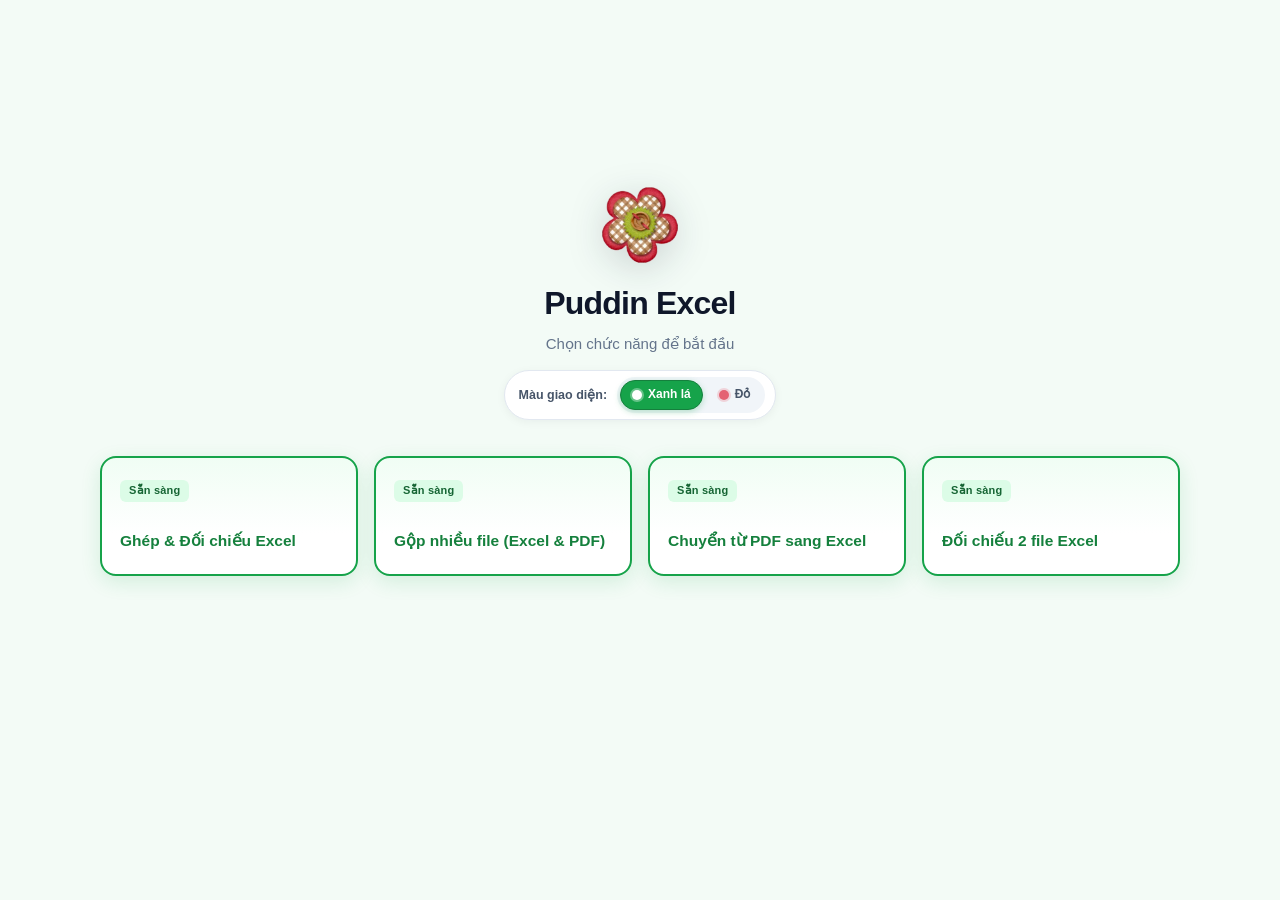
<file: index.html>
<!DOCTYPE html>
<html lang="vi" data-theme="green">
<head>
<meta charset="UTF-8"><meta name="viewport" content="width=device-width,initial-scale=1">
<title>Puddin Excel</title>
<link rel="icon" type="image/png" href="assets/logo.png">
<script>
(function(){try{var t=localStorage.getItem('puddin_ef_theme');if(t==='red'||t==='green'){document.documentElement.setAttribute('data-theme',t);}}catch(e){}})();
</script>
<link rel="stylesheet" href="css/style.css?v=20261111">
<link rel="stylesheet" href="css/home.css?v=20261111_6">
</head>
<body>
<div class="ef-app">
<header class="ef-header" id="efHeader" style="display:none">
  <div class="ef-header-container">
    <div class="ef-brand">
      <span class="ef-logo"><img src="assets/logo.png" alt="Puddin Excel" class="ef-logo-img"></span>
      <button id="navHome" class="ef-brand-link nav active" type="button" title="Về trang chủ">Puddin Excel</button>
      <span class="ef-brand-sep"></span>
      <span class="ef-tagline">Trung tâm Công cụ Excel Thông minh</span>
    </div>
    <nav class="ef-main-nav">
      <button id="navHomeTab" class="ef-nav-tab active" type="button" data-nav-home>Trang chủ</button>
      <button id="navImport" class="ef-nav-tab" type="button" data-nav-import>Ghép &amp; Nhập liệu</button>
      <button id="navMerger" class="ef-nav-tab" type="button">Gộp nhiều file</button>
      <button id="navPdf2Excel" class="ef-nav-tab" type="button">Chuyển PDF sang Excel</button>
      <button id="navDiff" class="ef-nav-tab" type="button">Đối chiếu 2 file</button>
      <button id="navHistory" class="ef-nav-tab" type="button"><span class="ef-clock">◷</span> Lịch sử</button>
    </nav>
    <div class="ef-header-actions">
      <div class="ef-theme-switch" role="group" aria-label="Đổi màu giao diện">
        <button type="button" class="ef-theme-btn is-green active" data-theme-choice="green" title="Màu xanh lá"><span class="ef-theme-dot"></span>Xanh lá</button>
        <button type="button" class="ef-theme-btn is-red" data-theme-choice="red" title="Màu đỏ"><span class="ef-theme-dot"></span>Đỏ</button>
      </div>
      <button class="btn teal primary-action" disabled="" id="exportBtn" style="display:none">⇩ Xuất file Excel mới</button>
    </div>
  </div>
</header>
<div class="ef-shell">
<!-- ================= TRANG CHỦ / APP WORKSPACE HUB ================= -->
<section id="homePage" class="section active">
  <div class="ef-home-minimal">
    <div class="ef-brand-hero">
      <div class="ef-brand-mark"><img src="assets/logo.png" alt="Puddin Excel" class="ef-brand-mark-img"></div>
      <h1 class="ef-brand-name">Puddin Excel</h1>
      <p class="ef-brand-sub">Chọn chức năng để bắt đầu</p>
      <div class="ef-home-theme-wrap">
        <span class="ef-theme-label">Màu giao diện:</span>
        <div class="ef-theme-switch" role="group" aria-label="Đổi màu giao diện">
          <button type="button" class="ef-theme-btn is-green active" data-theme-choice="green" title="Màu xanh lá"><span class="ef-theme-dot"></span>Xanh lá</button>
          <button type="button" class="ef-theme-btn is-red" data-theme-choice="red" title="Màu đỏ"><span class="ef-theme-dot"></span>Đỏ</button>
        </div>
      </div>
    </div>

    <div class="ef-button-grid">
      <!-- Nút 1: Ghép & Đối chiếu Excel (Active) -->
      <button type="button" class="ef-btn-card is-active" data-app-id="excelflow" data-app-title="Ghép &amp; Đối chiếu Excel">
        <span class="ef-card-badge">Sẵn sàng</span>
        <span class="ef-card-name">Ghép &amp; Đối chiếu Excel</span>
      </button>

      <!-- Nút 2: Gộp nhiều file (Active) -->
      <button type="button" class="ef-btn-card is-active" data-app-id="merger" data-app-title="Gộp nhiều file (Excel &amp; PDF)">
        <span class="ef-card-badge">Sẵn sàng</span>
        <span class="ef-card-name">Gộp nhiều file (Excel &amp; PDF)</span>
      </button>

      <!-- Nút 3: Chuyển từ PDF sang Excel (Active) -->
      <button type="button" class="ef-btn-card is-active" data-app-id="pdf2excel" data-app-title="Chuyển từ PDF sang Excel">
        <span class="ef-card-badge">Sẵn sàng</span>
        <span class="ef-card-name">Chuyển từ PDF sang Excel</span>
      </button>

      <!-- Nút 4: Đối chiếu 2 file Excel (Active) -->
      <button type="button" class="ef-btn-card is-active" data-app-id="diff" data-app-title="Đối chiếu 2 file Excel">
        <span class="ef-card-badge">Sẵn sàng</span>
        <span class="ef-card-name">Đối chiếu 2 file Excel</span>
      </button>
    </div>
  </div>
</section>
<section id="importPage" class="section">
<div class="ef-page-breadcrumb">
  <button type="button" class="ef-back-home-btn" data-nav-home>← Quay lại Trang chủ Workspace</button>
  <span class="ef-badge-active-tool">Công cụ đang mở: Ghép &amp; Đối chiếu Excel (Puddin Excel)</span>
</div>
<div class="ef-steps" aria-label="Quy trình nhập liệu">
  <button type="button" data-go-step="1" class="ef-step" id="efStep1"><span class="step-dot" id="stepDot1">1</span><span>Nguồn</span></button>
  <span class="step-line"></span>
  <button type="button" data-go-step="2" class="ef-step" id="efStep2"><span class="step-dot" id="stepDot2">2</span><span>File đích</span></button>
  <span class="step-line"></span>
  <button type="button" data-go-step="3" class="ef-step current" id="efStep3"><span class="step-dot" id="stepDot3">3</span><span>Ghép cột</span></button>
  <span class="step-line"></span>
  <button type="button" data-go-step="4" class="ef-step" id="efStep4"><span class="step-dot" id="stepDot4">4</span><span>Xem trước</span></button>
</div>
<div class="ef-notice"><span class="ef-i">i</span>Chọn file nguồn và file đích, ghép các cột tương ứng, xem trước rồi xuất file.</div>
<div class="ef-workspace">
<section class="ef-card ef-files" id="efFiles">
  <div class="ef-card-heading"><span class="ef-icon">▤</span><h2>File nguồn <small>(nhiều file)</small></h2></div>
  <div aria-label="Kéo thả file Excel hoặc PDF nguồn hoặc bấm chọn" class="filebox dropzone" id="sourceDrop" role="group" tabindex="0">
<div class="drop-main"><span class="drop-ico">↧</span><span><strong>Thả nhiều file sao kê (Excel, PDF) vào đây</strong><small>Hỗ trợ file Excel .xlsx, .xlsm và file sao kê .pdf</small></span></div>
<input accept=".xlsx,.xlsm,.pdf" aria-label="Chọn nhiều file dữ liệu nguồn (Excel, PDF)" id="sourceFile" multiple="" type="file"/><div aria-live="polite" class="filename" id="srcName">Chưa chọn file nguồn</div>
</div>
  <div class="source-toolbar"><div><strong id="sourceFileCount">0 file nguồn</strong><p class="helper">Thứ tự từ trên xuống là thứ tự nhập. Dùng ↑ ↓ để đổi vị trí các tháng.</p></div><button class="btn" disabled="" id="clearSources" type="button">Xóa tất cả nguồn</button></div>
  <div class="source-list" id="sourceList"><div class="source-list-empty">Chưa có file nguồn. Kéo nhiều file Excel hoặc PDF vào khung phía trên.</div></div>
  <div class="ef-card-heading ef-target-heading"><span class="ef-icon">▣</span><h2>File đích <small>(1 file)</small></h2></div>
  <div aria-label="Kéo thả file Excel cần điền hoặc bấm chọn" class="filebox dropzone" id="targetDrop" role="group" tabindex="0">
<div class="drop-main"><span class="drop-ico">↧</span><span><strong>Thả file Excel cần nhập</strong><small>Giữ nguyên file gốc và công thức</small></span></div>
<input accept=".xlsx,.xlsm" aria-label="Chọn file Excel đích" id="targetFile" type="file"/><div aria-live="polite" class="filename" id="dstName">Chưa chọn file</div>
</div>
  <div class="ef-sheets">
    <div class="ef-sheets-grid">
      <div class="field">
        <label for="sourceSheet">Sheet nguồn (mẫu cột)</label>
        <select id="sourceSheet"><option>Chọn file nguồn trước</option></select>
        <div class="ef-header-row-bar">
          <label for="headerRow">Dòng tiêu đề:</label>
          <input id="headerRow" min="1" type="number" value="1" title="Dòng chứa tên các cột trong file nguồn"/>
          <span class="ef-detect-tag" id="sourceHeaderTag" style="display:none">Tự nhận diện dòng 1</span>
        </div>
      </div>
      <div class="field">
        <label for="targetSheet">Sheet đích cần điền</label>
        <select id="targetSheet"><option>Chọn file đích trước</option></select>
        <div class="ef-header-row-bar">
          <label for="targetHeaderRow">Dòng tiêu đề:</label>
          <input id="targetHeaderRow" min="1" type="number" value="1" title="Dòng chứa tên các cột trong file đích"/>
          <span class="ef-detect-tag" id="targetHeaderTag" style="display:none">Tự nhận diện dòng 7</span>
        </div>
      </div>
    </div>
  </div>
</section>
<section class="ef-card ef-mapping" id="efMapping">
  <div class="ef-mapping-head"><div class="ef-card-heading"><span class="ef-icon">↔</span><h2>Ghép cột</h2></div>
  <div class="ef-switches"><div class="option-toggle" title="Đảo thứ tự từ dưới lên trên của từng file nguồn">
      <label class="switch"><input type="checkbox" id="reverse"><span class="switch-track"></span><span>Nhập ngược sao kê</span></label>
    </div>
    <div class="option-toggle" title="Không nhập các dòng chứa Tổng cộng, Tổng tiền, Total">
      <label class="switch"><input type="checkbox" id="skipTotals" checked><span class="switch-track"></span><span>Bỏ dòng tổng cộng</span></label>
    </div>
    <div class="option-toggle" title="Tự động bỏ qua các dòng có số tiền hoặc giá trị bằng 0">
      <label class="switch"><input type="checkbox" id="skipZeros" checked><span class="switch-track"></span><span>Bỏ dòng tiền 0</span></label>
    </div>
    <div class="option-toggle" title="Chỉ nhập vào những dòng có công thức, không thay đổi chính ô công thức">
      <label class="switch"><input type="checkbox" id="onlyFormulaRowsToggle"><span class="switch-track"></span><span>Chỉ dòng có công thức</span></label>
    </div></div></div>
  <div class="ef-map-head"><span>Dữ liệu nguồn</span><span></span><span>Cột đích</span><span>Kiểu dữ liệu</span><span>Tùy chọn</span><span></span></div>
  <div class="mapping-list" id="mappingList"><div class="mapping-empty">Chưa có cột nào được ghép. Hãy chọn 2 cột phía trên.</div></div>
  <div class="ef-addrow"><div class="mapping-builder">
<div class="field"><label for="addSource">LẤY DỮ LIỆU TỪ</label><select id="addSource"><option value="">Chọn file nguồn trước</option></select></div>
<div class="field"><label for="addTarget">GHI DỮ LIỆU VÀO</label><select id="addTarget"><option value="">Chọn file đích trước</option></select></div>
<div class="field"><label for="addType">KIỂU DỮ LIỆU</label><select id="addType"><option value="auto">Giữ nguyên</option><option value="text">Văn bản / mã GD</option><option value="date">Ngày DD/MM/YYYY</option><option value="datetime">Ngày và giờ</option><option value="money">Số tiền VNĐ</option><option value="integer">Số nguyên</option><option value="decimal">Số thập phân</option><option value="percent">Phần trăm</option></select></div>
<button class="btn primary" id="addPair" type="button">+ Thêm cặp cột này</button>
</div></div>
  <div class="ef-template-controls">
    <div class="ef-preset-bar">
      <div class="field-preset-select">
        <label for="efTemplateSelect">Bộ mẫu ghép:</label>
        <select id="efTemplateSelect"><option value="">-- Chọn bộ mẫu để áp dụng --</option></select>
      </div>
      <div class="ef-preset-btn-group">
        <button type="button" class="btn small" id="efSaveCurrentPreset" title="Lưu nhanh quy tắc ghép hiện tại thành một bộ mới">Lưu bộ hiện tại</button>
        <button type="button" class="btn small outline" id="efOpenPresetManager" title="Mở danh sách quản lý, thêm, sửa, xóa và tìm kiếm các bộ mẫu">Quản lý các bộ</button>
      </div>
    </div>
    <details class="adv-details" id="mappingDetails"><summary>▸ Tôi muốn nhập hoặc sửa quy tắc bằng chữ cột</summary><div class="adv-body"><p class="helper" style="margin:0 0 9px">Mỗi dòng một cặp: <b>D → A</b> hoặc <b>M → F</b>. Ký tự D, M là cột trong file nguồn; A, F là cột file đích.</p><div class="field"><label for="mapping">Các cặp nguồn → đích</label><textarea id="mapping" placeholder="D -&gt; A
M -&gt; F" spellcheck="false"></textarea></div></div></details>
  </div>
</section>
<aside class="ef-card ef-audit" id="efAudit">
  <div class="ef-card-heading"><span class="ef-icon">▤</span><h2>Đối chiếu</h2></div>
  <div class="ef-metric-list">
    <div class="ef-metric"><span>Giao dịch đã ghép</span><strong id="statRows">0</strong></div>
    <div class="ef-metric"><span>Ô sẽ nhập</span><strong id="statChanges">0</strong></div>
    <div class="ef-metric"><span>Mục bỏ qua</span><div class="ef-metric-right"><strong id="statSkipped">0</strong><button class="btn" disabled="" id="showSkipped" type="button">⌕ Xem chi tiết</button></div></div>
  </div>
  <div class="ef-result">
    <div class="ef-card-heading ef-result-title"><span class="ef-icon">✓</span><h2>Kết quả kiểm tra</h2></div>
    <div class="status" id="importStatus">Bước 1: Chọn file nguồn và file cần nhập.</div>
    <p id="skipQuickText">Sau khi xem trước, bạn có thể biết chính xác dòng hoặc ô nào không được nhập.</p>
    <div class="ef-preview-action"><button class="btn primary primary-action" id="previewBtn">⌕ Xem trước dữ liệu sẽ nhập</button></div><button type="button" class="ef-recon-link nav" id="navCompare">Xem đối chiếu chi tiết</button>
  </div>
</aside>
</div>
<section class="ef-preview-card" id="efPreview">
  <div class="ef-preview-top"><div class="ef-card-heading"><span class="ef-icon">▤</span><h2>Xem trước kết quả</h2></div>
  <div class="ef-preview-tabs" role="tablist" aria-label="Lọc kết quả xem trước">
  <button class="ef-tab active" data-preview-filter="all" type="button">Tất cả <span id="efCountAll">0</span></button>
  <button class="ef-tab" data-preview-filter="import" type="button">Sẽ nhập <span id="efCountImport">0</span></button>
  <button class="ef-tab" data-preview-filter="matched" type="button">Đã ghép <span id="efCountMatched">0</span></button>
  <button class="ef-tab" data-preview-filter="skipped" type="button">Bỏ qua <span id="efCountSkipped">0</span></button>
  </div><div class="ef-preview-state"><span class="badge-small" id="previewLabel">Chưa phân tích</span></div></div>
  <div id="efRowPreview" class="ef-row-preview"><div class="ef-blank">
    <span class="ef-blank-icon">▦</span><strong>Chưa có dữ liệu xem trước</strong>
    <span>Thêm file, ghép cột và bấm <b>Xem trước</b> để kiểm tra kết quả.</span>
  </div></div>
  <div class="ef-preview-bottom"><span id="efPreviewPagination">Chưa có kết quả</span><div class="ef-page-controls"><button type="button" id="efPrevPreview" aria-label="Trang trước">‹</button><span id="efPreviewPage">1</span><button type="button" id="efNextPreview" aria-label="Trang sau">›</button></div></div>
  <details class="ef-detail-fold"><summary>Chi tiết các ô thay đổi (trước / sau)</summary><div class="ef-hidden-detail"><div class="preview-area" id="previewTable" style="display:none"></div><div class="empty" id="noPreview" style="margin-top:13px"><div class="big">▤</div><strong>Chưa có bản xem trước</strong><div style="font-size:12px;margin-top:7px">Thêm cặp cột ở bước 2, rồi bấm “Xem trước”.</div></div><p class="fineprint" id="previewFoot"></p></div></details>
  <details class="ef-detail-fold"><summary>Kết quả theo từng file nguồn</summary><div class="ef-hidden-detail"><div class="file-results" id="fileResults" style="display:none"></div></div></details>
  <div class="ef-skip-details"><section aria-labelledby="skipTitle" class="skip-panel" hidden="" id="skipDetails">
<div class="hrow skip-head"><div><h3 id="skipTitle">Những dữ liệu không được nhập</h3><p class="helper">Xem lý do chính xác theo từng file, sheet, dòng và ô. Mục bỏ qua không đồng nghĩa với giao dịch bị mất. Các dòng nằm ngoài vùng giao dịch đã nhận diện không được tính vào mục bỏ qua.</p></div><button class="btn" disabled="" id="downloadSkips" type="button">⇩ Tải CSV</button></div>
<div class="skip-stats" id="skipBreakdown"></div>
<div class="skip-controls"><div class="field"><label for="skipReason">Lọc theo nguyên nhân</label><select id="skipReason"><option value="all">Tất cả nguyên nhân</option></select></div><div class="field"><label for="skipSearch">Tìm file, ô hoặc nội dung</label><input id="skipSearch" placeholder="Ví dụ: Tháng 6, M25, công thức" type="text"/></div></div>
<div class="skip-table" id="skipTable"></div><p class="fineprint" id="skipFoot"></p>
</section></div>
</section>
<details class="ef-settings"><summary><span class="ef-settings-icon">≡</span> Cài đặt nhập liệu nâng cao <small>Đối chiếu theo mã, dòng nhập, định dạng và vùng dữ liệu</small></summary>
<div class="ef-settings-grid">
  <div class="ef-settings-group"><h3>Vùng dữ liệu & vị trí nhập</h3><label class="checkline multi-range-option"><input checked="" id="autoSourceRange" type="checkbox"/><span><b>Tự tìm vùng giao dịch riêng trong từng file</b><span class="muted" style="display:block;font-size:12px">Khuyên dùng cho sao kê các tháng có số dòng khác nhau.</span></span></label><div class="twocol" style="margin-top:14px;align-items:start"><div class="field"><label for="targetMode">Ứng dụng tìm vị trí nhập thế nào?</label><select id="targetMode"><option value="auto">Tự tìm dòng trống phù hợp (khuyên dùng)</option><option value="manual">Tôi sẽ chỉ dòng bắt đầu</option></select></div><div class="field" id="manualTargetField" style="display:none"><label for="targetStart">Dòng bắt đầu của file đích</label><input id="targetStart" min="1" type="number" value="2"/></div></div><details class="adv-details" id="rangeDetails"><summary>Chỉnh vùng dữ liệu dòng bắt đầu / dòng kết thúc</summary><div class="adv-body">
<div class="twocol"><div class="field"><label for="sourceStart">Dòng giao dịch đầu tiên (nguồn)</label><input id="sourceStart" min="1" type="number" value="2"/><p class="helper">Dòng bắt đầu đọc các giao dịch.</p></div><div class="field"><label for="sourceEnd">Dòng giao dịch cuối cùng (nguồn)</label><input id="sourceEnd" min="1" placeholder="Tự lấy đến cuối sheet" type="number"/><p class="helper">Để trống nếu muốn tự lấy đến hết bảng.</p></div></div>
<button class="btn" id="detectRange" style="margin-top:11px" type="button">⌕ Tự tìm lại vùng giao dịch</button>
</div></details><div aria-live="polite" class="smart-info neutral" id="sourceInsight">Sau khi chọn các sao kê, ứng dụng sẽ tự tìm các giao dịch và ô gộp của từng file.</div><div aria-label="Xem mẫu giao dịch từ file nguồn" class="mini-sample" id="sourcePeek" style="display:none"></div></div>
  <div class="ef-settings-group"><h3>Quy tắc & định dạng</h3><div class="field" style="margin-top:14px"><label for="rowFilter">Chọn những dòng nào được ghi ở file đích</label><select id="rowFilter"><option value="all">Mọi dòng hợp lệ</option><option value="withFormula">Chỉ dòng đang có công thức (không ghi đè ô công thức)</option><option value="withoutFormula">Chỉ dòng không có công thức</option></select></div><label class="checkline"><input type="checkbox" id="skipEmpty" checked> Bỏ dòng trống</label><button class="btn bank-btn" id="bankPreset" type="button">↕ Áp dụng cài đặt nhanh cho sao kê ngân hàng</button><details class="adv-details"><summary>Các tùy chọn khác (ghép bằng mã, dữ liệu trống, định dạng vùng)</summary><div class="adv-body">
<div class="twocol"><div class="field"><label for="matchMode">Ghép giao dịch như thế nào?</label><select id="matchMode"><option value="position">Theo thứ tự từ trên xuống</option><option value="key">Dò theo mã giao dịch / mã chung</option></select></div><div class="field"><label for="writeMode">Nếu ô đích đã có dữ liệu</label><select id="writeMode"><option value="replace">Thay giá trị cũ (trừ công thức)</option><option value="empty">Chỉ ghi khi ô trống</option></select></div></div>
<div class="twocol" id="keys" style="display:none;margin-top:12px"><div class="field"><label for="sourceKey">Cột chứa mã ở file nguồn</label><select id="sourceKey"></select></div><div class="field"><label for="targetKey">Cột chứa mã ở file đích</label><select id="targetKey"></select></div></div>
<label class="checkline"><input checked="" id="skipBlank" type="checkbox"/> Không xóa ô đích khi ô nguồn trống</label>
<div class="field" style="margin-top:12px"><label for="totalTerms">Các từ khóa nhận diện dòng tổng cộng</label><input id="totalTerms" type="text" value="Tổng cộng, Tổng số, Tổng tiền, Tổng, Cộng, Total, Subtotal, Grand total"/></div>
<hr class="splitrule"/><div class="field"><label for="fmtWhere">Cột/dòng/vùng cần định dạng</label><input id="fmtWhere" placeholder="D hoặc E5:E50" type="text"/></div>
<div class="twocol" style="margin-top:9px"><div class="field"><label for="fmtType">Định dạng</label><select id="fmtType"><option value="text">Văn bản</option><option value="integer">Số nguyên</option><option value="decimal">Số thập phân</option><option value="money">Số tiền</option><option value="date">Ngày DD/MM/YYYY</option><option value="datetime">Ngày và giờ</option><option value="date-iso">Ngày YYYY-MM-DD</option><option value="percent">Phần trăm</option><option value="number">Số thông thường</option><option value="custom">Mã định dạng riêng</option><option value="auto">Giữ nguyên</option></select></div><div class="field" id="customFmtField" style="display:none"><label>Mã định dạng Excel</label><input id="fmtCustom" placeholder="#,##0.000" type="text"/></div></div>
<div class="actions" style="margin-top:12px"><button class="btn" id="addFormat" type="button">+ Thêm định dạng</button><button class="btn" id="clearFormat" type="button">Xóa các định dạng</button></div>
<div class="field" style="margin-top:12px"><label for="formatRules">Danh sách định dạng đã chọn</label><textarea id="formatRules" placeholder="D -&gt; date
E -&gt; money" spellcheck="false" style="min-height:83px"></textarea></div>
<p class="helper">Thường không cần chỉnh phần này nếu bạn đã chọn loại dữ liệu khi thêm cặp cột ở bước 2.</p>
</div></details></div>
</div></details>
<p class="ef-security-note">Dữ liệu được xử lý trên thiết bị. File nguồn và file đích gốc không bị chỉnh sửa.</p>
</section>
<section class="section" id="pdf2ExcelPage">
  <div class="ef-page-breadcrumb">
    <button type="button" class="ef-back-home-btn" data-nav-home>← Quay lại Trang chủ Workspace</button>
    <span class="ef-badge-active-tool">Công cụ đang mở: Chuyển từ PDF sang Excel</span>
  </div>

  <div class="pdf2excel-wrapper">
    <div class="pdf2excel-head">
      <div class="ef-card-heading">
        <span class="ef-icon">▤</span>
        <h2>Chuyển đổi PDF sang file Excel (.xlsx)</h2>
      </div>
      <p class="helper">Tự động nhận diện cấu trúc bảng tính, tờ khai thuế GTGT (01-1 bán ra, 01-2 mua vào) và sao kê ngân hàng. Dữ liệu xử lý an toàn 100% trên trình duyệt của bạn.</p>
    </div>

    <!-- Dropzone PDF -->
    <div class="ef-card pdf2excel-upload-card" id="pdf2ExcelUploadCard">
      <div aria-label="Kéo thả file PDF hoặc bấm chọn" class="filebox dropzone" id="pdf2ExcelDrop" role="group" tabindex="0">
        <div class="drop-main">
          <span class="drop-ico">↧</span>
          <span><strong>Thả file PDF vào đây hoặc bấm để chọn file</strong><small>Hỗ trợ tờ khai thuế (01/GTGT), sao kê ngân hàng, bảng tính .pdf</small></span>
        </div>
        <input accept=".pdf" aria-label="Chọn file PDF cần chuyển đổi" id="pdf2ExcelFileInput" type="file" />
        <div aria-live="polite" class="filename" id="pdf2ExcelFileName">Chưa chọn file PDF</div>
      </div>
      <div id="pdf2ExcelLoading" class="pdf2excel-loading" style="display:none">
        <span class="pdf2excel-spinner"></span>
        <span id="pdf2ExcelLoadingText">Đang phân tích cấu trúc PDF và trích xuất bảng tính Excel...</span>
      </div>
    </div>

    <!-- Kết quả chuyển đổi & Xem trước dữ liệu -->
    <div class="ef-card pdf2excel-result-card" id="pdf2ExcelResultArea" style="display:none">
      <div class="pdf2excel-result-bar">
        <div class="pdf2excel-doc-meta">
          <div class="pdf2excel-doc-badge" id="pdf2ExcelDocType">Bảng tính Excel (.xlsx)</div>
          <h3 id="pdf2ExcelDocTitle">document.xlsx</h3>
          <p class="helper" id="pdf2ExcelDocSubtitle">Đã trích xuất thành công</p>
        </div>
        <div class="pdf2excel-btn-bar">
          <button type="button" class="btn outline" id="pdf2ExcelEditBtn">✎ Chỉnh sửa dữ liệu</button>
          <button type="button" class="btn teal primary-action" id="pdf2ExcelDownloadBtn">⇩ Tải file Excel (.xlsx)</button>
          <button type="button" class="btn" id="pdf2ExcelSendToImportBtn" title="Chuyển file này sang màn hình Ghép & Nhập liệu">⇄ Đưa vào Ghép &amp; Nhập liệu</button>
          <button type="button" class="btn outline" id="pdf2ExcelResetBtn">✕ Chọn file khác</button>
        </div>
      </div>

      <!-- Thanh công cụ chỉnh sửa trực tiếp -->
      <div class="merger-edit-toolbar" id="pdf2ExcelEditToolbar" style="display:none">
        <span class="merger-edit-tip">✎ Đang bật chế độ chỉnh sửa: Bấm trực tiếp vào ô bất kỳ để sửa nội dung</span>
        <div class="merger-edit-actions">
          <button type="button" class="btn small" id="pdf2ExcelAddRowBtn">+ Thêm dòng mới</button>
          <button type="button" class="btn small outline danger" id="pdf2ExcelDeleteRowBtn">✕ Xóa dòng chọn</button>
        </div>
      </div>

      <!-- Sheet tabs nếu có nhiều sheet -->
      <div class="pdf2excel-sheet-nav" id="pdf2ExcelSheetNav" style="display:none"></div>

      <!-- Bảng xem trước dữ liệu -->
      <div class="pdf2excel-table-container">
        <div class="pdf2excel-table-bar">
          <div class="pdf2excel-sheet-stat">
            <strong id="pdf2ExcelCurrentSheetName">Sheet 1</strong>
            <span class="muted" id="pdf2ExcelCurrentSheetStats">0 dòng · 0 cột</span>
          </div>
          <div class="pdf2excel-search-box">
            <input type="text" id="pdf2ExcelSearchInput" placeholder="Tìm kiếm trong bảng..." />
          </div>
        </div>
        <div class="preview-area" id="pdf2ExcelTableArea" style="max-height: 480px; overflow: auto;"></div>
        <div class="pdf2excel-pagination-bar" id="pdf2ExcelPaginationBar">
          <button type="button" class="btn small" id="pdf2ExcelPrevPage">‹ Trước</button>
          <span id="pdf2ExcelPageNumber">Trang 1 / 1</span>
          <button type="button" class="btn small" id="pdf2ExcelNextPage">Tiếp ›</button>
        </div>
      </div>
    </div>
  </div>
</section>

<!-- ================= GỘP NHIỀU FILE (EXCEL & PDF) ================= -->
<section id="mergerPage" class="section">
  <div class="ef-page-breadcrumb">
    <button type="button" class="ef-back-home-btn" data-nav-home>← Quay lại Trang chủ Workspace</button>
    <span class="ef-badge-active-tool">Công cụ đang mở: Gộp nhiều file (Excel &amp; PDF)</span>
  </div>

  <div class="merger-container">
    <div class="merger-header">
      <div class="merger-title-wrap">
        <h2>Gộp nhiều file dữ liệu (Excel &amp; PDF)</h2>
        <p class="helper">Tự động gom và ghép các bảng cùng loại (bảng kê mua vào, bán ra, giấy báo có, giấy báo nợ...) hoặc nối tiếp dòng vào một file duy nhất.</p>
      </div>
    </div>

    <!-- Khung chọn file -->
    <div class="ef-card merger-upload-card">
      <div class="dropzone merger-dropzone" id="mergerDrop">
        <input type="file" id="mergerFileInput" multiple accept=".xlsx,.xlsm,.pdf" style="display:none" />
        <div class="merger-drop-icon">▤</div>
        <div class="merger-drop-text">
          <strong>Kéo thả nhiều file Excel (.xlsx, .xlsm) hoặc PDF vào đây</strong>
          <span>hoặc bấm để chọn nhiều file cùng lúc từ máy tính</span>
        </div>
        <button type="button" class="btn primary" id="mergerBrowseBtn">Chọn nhiều file</button>
      </div>

      <!-- Danh sách các file đã chọn -->
      <div class="merger-files-section" id="mergerFilesSection" style="display:none">
        <div class="merger-files-header">
          <div class="merger-files-count">Danh sách file đã chọn (<strong id="mergerFileCount">0</strong> file)</div>
          <button type="button" class="btn small outline danger" id="mergerClearAllBtn">✕ Xóa tất cả</button>
        </div>
        <div class="merger-file-list" id="mergerFileList"></div>
      </div>
    </div>

    <!-- Tùy chọn gộp -->
    <div class="ef-card merger-config-card" id="mergerConfigCard" style="display:none">
      <div class="merger-config-head">
        <span class="merger-config-tag">Tùy chọn gộp thông minh</span>
      </div>
      <div class="merger-config-grid">
        <div class="field">
          <label for="mergerFormatSelect">Định dạng file xuất ra:</label>
          <select id="mergerFormatSelect">
            <option value="xlsx">Bảng tính Excel (.xlsx)</option>
            <option value="pdf" id="mergerPdfOption" disabled>Tài liệu PDF (.pdf - Khi toàn bộ là file PDF)</option>
          </select>
        </div>
        <div class="field">
          <label for="mergerModeSelect">Chế độ gộp dữ liệu:</label>
          <select id="mergerModeSelect">
            <option value="category">Gom theo loại bảng kê (Mua vào, Bán ra, Báo có, Báo nợ...) [Khuyên dùng]</option>
            <option value="append">Gộp nối tiếp toàn bộ dòng vào 1 bảng duy nhất</option>
            <option value="sheets">Mỗi file / bảng thành 1 sheet riêng biệt</option>
          </select>
        </div>
      </div>

      <div class="merger-options-toggles">
        <label class="switch">
          <input type="checkbox" id="mergerSkipHeaders" checked>
          <span class="switch-track"></span>
          <span>Bỏ dòng tiêu đề lặp lại giữa các file</span>
        </label>
        <label class="switch">
          <input type="checkbox" id="mergerSkipTotals" checked>
          <span class="switch-track"></span>
          <span>Bỏ dòng tổng cộng giữa chừng (Cộng, Tổng cộng...)</span>
        </label>
        <label class="switch">
          <input type="checkbox" id="mergerReindexStt" checked>
          <span class="switch-track"></span>
          <span>Đánh lại số thứ tự liên tục (STT 1..N)</span>
        </label>
        <label class="switch" title="Đảo ngược thứ tự các dòng trong bảng kê: dòng dưới cùng của file sẽ lên đầu, dòng trên cùng xuống cuối">
          <input type="checkbox" id="mergerReverse">
          <span class="switch-track"></span>
          <span>Đảo ngược dữ liệu (dưới cùng lên đầu)</span>
        </label>
        <label class="switch">
          <input type="checkbox" id="mergerAddFileNameCol">
          <span class="switch-track"></span>
          <span>Thêm cột tên file nguồn</span>
        </label>
      </div>

      <div class="merger-actions-bar">
        <button type="button" class="btn primary-action teal" id="mergerProcessBtn">⌕ Xem trước dữ liệu gộp</button>
      </div>
    </div>

    <!-- Kết quả & Xem trước -->
    <div class="ef-card merger-result-card" id="mergerResultCard" style="display:none">
      <div class="merger-result-topbar">
        <div class="merger-result-meta">
          <span class="merger-result-badge" id="mergerResultBadge">Excel (.xlsx)</span>
          <h3 id="mergerResultTitle">Gộp dữ liệu hoàn tất</h3>
          <p class="helper" id="mergerResultSummary">Đã gộp thành công</p>
        </div>
        <div class="merger-result-btns">
          <button type="button" class="btn outline" id="mergerEditBtn">✎ Chỉnh sửa dữ liệu</button>
          <button type="button" class="btn teal primary-action" id="mergerDownloadBtn">⇩ Tải file gộp (.xlsx)</button>
          <button type="button" class="btn primary" id="mergerSendToImportBtn" title="Chuyển file gộp này sang làm file nguồn cho Ghép & Nhập liệu">⇄ Đưa sang Ghép &amp; Nhập liệu</button>
          <button type="button" class="btn outline" id="mergerResetBtn">✕ Làm mới</button>
        </div>
      </div>

      <!-- Thanh công cụ chỉnh sửa trực tiếp -->
      <div class="merger-edit-toolbar" id="mergerEditToolbar" style="display:none">
        <span class="merger-edit-tip">✎ Đang bật chế độ chỉnh sửa: Bấm trực tiếp vào ô bất kỳ để sửa nội dung</span>
        <div class="merger-edit-actions">
          <button type="button" class="btn small" id="mergerAddRowBtn">+ Thêm dòng mới</button>
          <button type="button" class="btn small outline danger" id="mergerDeleteRowBtn">✕ Xóa dòng chọn</button>
        </div>
      </div>

      <!-- Sheet Tabs nếu có nhiều sheet -->
      <div class="merger-sheet-tabs" id="mergerSheetTabs" style="display:none"></div>

      <!-- Bảng dữ liệu xem trước -->
      <div class="merger-table-container" id="mergerTableContainer">
        <div class="merger-table-filter-bar">
          <div class="merger-sheet-stat">
            <strong id="mergerActiveSheetTitle">Bảng 1</strong>
            <span class="muted" id="mergerActiveSheetStats">0 dòng · 0 cột</span>
          </div>
          <div class="merger-search-box">
            <input type="text" id="mergerSearchInput" placeholder="Tìm kiếm trong bảng gộp..." />
          </div>
        </div>
        <div class="preview-area" id="mergerTableArea" style="max-height: 480px; overflow: auto;"></div>
        <div class="merger-pagination-bar" id="mergerPaginationBar">
          <button type="button" class="btn small" id="mergerPrevPage">‹ Trước</button>
          <span id="mergerPageNumber">Trang 1 / 1</span>
          <button type="button" class="btn small" id="mergerNextPage">Tiếp ›</button>
        </div>
      </div>

      <!-- Xem trước cho trường hợp ghép PDF sang PDF -->
      <div class="merger-pdf-preview" id="mergerPdfPreview" style="display:none">
        <div class="merger-pdf-info-box">
          <h4>✓ Đã ghép các file PDF thành một tệp hoàn chỉnh</h4>
          <p id="mergerPdfStats">Tổng cộng: 0 file, 0 trang.</p>
        </div>
      </div>
    </div>
  </div>
</section>
<!-- ================= ĐỐI CHIẾU DỮ LIỆU GIỮA 2 FILE EXCEL ================= -->
<section id="diffPage" class="section">
  <div class="ef-page-breadcrumb">
    <button type="button" class="ef-back-home-btn" data-nav-home>← Quay lại Trang chủ Workspace</button>
    <span class="ef-badge-active-tool">Công cụ đang mở: Đối chiếu 2 file Excel (Chỉ so sánh sự khác biệt)</span>
  </div>

  <div class="diff-container">
    <div class="diff-page-head">
      <h2>Đối chiếu dữ liệu giữa 2 file Excel</h2>
      <p class="helper">Chọn 2 file Excel bên dưới rồi bấm <strong>Đối chiếu 2 file ngay</strong>. Hỗ trợ chọn cột/dòng cụ thể, đọc ngược sao kê và tìm dòng thiếu/dư.</p>
    </div>

    <!-- Quy tắc cơ bản & Nút đối chiếu ngay (Đặt trên cùng) -->
    <div class="ef-card diff-quick-bar">
      <div class="diff-quick-row">
        <div class="diff-quick-group">
          <span class="diff-quick-label">Phạm vi đối chiếu:</span>
          <div class="diff-scope-tabs" role="tablist" aria-label="Phạm vi đối chiếu">
            <button type="button" class="diff-scope-tab active" data-diff-scope="all">Cả 2 file (Toàn bộ)</button>
            <button type="button" class="diff-scope-tab" data-diff-scope="cols">Chọn cột đối chiếu</button>
            <button type="button" class="diff-scope-tab" data-diff-scope="rows">Chọn dòng đối chiếu</button>
          </div>
        </div>

        <div class="diff-quick-group diff-quick-mode">
          <label class="diff-quick-label" for="diffCompareMode">Cách đối chiếu:</label>
          <select id="diffCompareMode">
            <option value="smart">Thông minh theo thứ tự (Khớp, lệch, thiếu, dư)</option>
            <option value="positional">So từng dòng 1-1 theo vị trí (k ↔ k)</option>
            <option value="unordered">Không xét thứ tự (Tìm trùng, thiếu, dư)</option>
          </select>
        </div>

        <div class="diff-quick-actions">
          <button type="button" class="btn outline" id="diffResetBtn">↺ Làm mới</button>
          <button type="button" class="btn teal primary-action" id="diffRunBtn" disabled>⌕ Đối chiếu 2 file ngay</button>
        </div>
      </div>
    </div>

    <!-- Chọn 2 file -->
    <div class="diff-files-grid">
      <!-- File 1 -->
      <div class="ef-card diff-file-card" id="diffCardA">
        <div class="diff-file-card-head">
          <span class="diff-file-badge is-a">File 1</span>
          <strong id="diffTitleA">File gốc / Sao kê 1</strong>
        </div>
        <div class="filebox dropzone diff-dropzone" id="diffDropA" tabindex="0" role="group" aria-label="Chọn File Excel thứ nhất">
          <input type="file" id="diffInputA" accept=".xlsx,.xlsm,.csv" />
          <div class="drop-main">
            <span class="drop-ico">▤</span>
            <span>
              <strong>Kéo thả File Excel 1 vào đây hoặc bấm để chọn</strong>
              <small>Hỗ trợ .xlsx, .xlsm, .csv</small>
            </span>
          </div>
          <div class="filename" id="diffFileNameA">Chưa chọn file</div>
        </div>

        <div class="diff-file-controls" id="diffControlsA" style="display:none">
          <div class="diff-ctrl-grid">
            <div class="field">
              <label for="diffSheetA">Sheet đối chiếu</label>
              <select id="diffSheetA"></select>
            </div>
            <div class="field">
              <label for="diffHeaderA">Dòng tiêu đề <small class="muted">(0 = không có)</small></label>
              <input type="number" id="diffHeaderA" min="0" value="1" />
            </div>
            <div class="field">
              <label for="diffStartA">Từ dòng dữ liệu</label>
              <input type="number" id="diffStartA" min="1" value="2" />
            </div>
            <div class="field">
              <label for="diffEndA">Đến dòng <small class="muted">(trống = hết)</small></label>
              <input type="number" id="diffEndA" min="1" placeholder="Cuối file" />
            </div>
          </div>

          <label class="switch diff-reverse-switch" title="Đảo ngược thứ tự các dòng của File 1: dòng cuối lên đầu, dòng đầu xuống cuối (dùng khi 1 file là sao kê ngược chiều với file còn lại)">
            <input type="checkbox" id="diffReverseA" />
            <span class="switch-track"></span>
            <span><strong>Đọc ngược thứ tự dòng File 1</strong> (cuối lên đầu)</span>
          </label>

          <div class="diff-peek-box" id="diffPeekA"></div>
        </div>
      </div>

      <!-- File 2 -->
      <div class="ef-card diff-file-card" id="diffCardB">
        <div class="diff-file-card-head">
          <span class="diff-file-badge is-b">File 2</span>
          <strong id="diffTitleB">File đối chiếu 2</strong>
        </div>
        <div class="filebox dropzone diff-dropzone" id="diffDropB" tabindex="0" role="group" aria-label="Chọn File Excel thứ hai">
          <input type="file" id="diffInputB" accept=".xlsx,.xlsm,.csv" />
          <div class="drop-main">
            <span class="drop-ico">▤</span>
            <span>
              <strong>Kéo thả File Excel 2 vào đây hoặc bấm để chọn</strong>
              <small>Hỗ trợ .xlsx, .xlsm, .csv</small>
            </span>
          </div>
          <div class="filename" id="diffFileNameB">Chưa chọn file</div>
        </div>

        <div class="diff-file-controls" id="diffControlsB" style="display:none">
          <div class="diff-ctrl-grid">
            <div class="field">
              <label for="diffSheetB">Sheet đối chiếu</label>
              <select id="diffSheetB"></select>
            </div>
            <div class="field">
              <label for="diffHeaderB">Dòng tiêu đề <small class="muted">(0 = không có)</small></label>
              <input type="number" id="diffHeaderB" min="0" value="1" />
            </div>
            <div class="field">
              <label for="diffStartB">Từ dòng dữ liệu</label>
              <input type="number" id="diffStartB" min="1" value="2" />
            </div>
            <div class="field">
              <label for="diffEndB">Đến dòng <small class="muted">(trống = hết)</small></label>
              <input type="number" id="diffEndB" min="1" placeholder="Cuối file" />
            </div>
          </div>

          <label class="switch diff-reverse-switch" title="Đảo ngược thứ tự các dòng của File 2: dòng cuối lên đầu, dòng đầu xuống cuối (dùng khi sao kê có dòng bắt đầu nằm ở cuối)">
            <input type="checkbox" id="diffReverseB" />
            <span class="switch-track"></span>
            <span><strong>Đọc ngược thứ tự dòng File 2</strong> (cuối lên đầu)</span>
          </label>

          <div class="diff-peek-box" id="diffPeekB"></div>
        </div>
      </div>
    </div>

    <!-- Quy tắc nâng cao (Đặt ở dưới, thu gọn mặc định) -->
    <details class="ef-card diff-advanced-card" id="diffAdvancedDetails">
      <summary class="diff-advanced-summary">
        <span>⚙ Quy tắc nâng cao &amp; tùy chỉnh chi tiết <small class="muted">(Chọn cặp cột, chọn dòng cụ thể &amp; chuẩn hóa dữ liệu)</small></span>
        <span class="diff-advanced-pill" id="diffAdvancedBadge">0 cặp cột</span>
      </summary>

      <div class="diff-advanced-body">
        <!-- Khung chọn dòng cụ thể -->
        <div class="diff-row-scope-box" id="diffRowScopeBox">
          <div class="diff-row-scope-grid">
            <div class="field">
              <label for="diffRowPickA">Chọn các dòng cụ thể ở File 1 <small class="muted">(tùy chọn, VD: 2-30 hoặc 5, 8, 12-15)</small></label>
              <input type="text" id="diffRowPickA" placeholder="Để trống = lấy hết từ dòng bắt đầu đến kết thúc" />
            </div>
            <div class="field">
              <label for="diffRowPickB">Chọn các dòng cụ thể ở File 2 <small class="muted">(tùy chọn, VD: 2-30 hoặc 5, 8, 12-15)</small></label>
              <input type="text" id="diffRowPickB" placeholder="Để trống = lấy hết từ dòng bắt đầu đến kết thúc" />
            </div>
          </div>
          <p class="helper" style="margin-top:6px">Mẹo: Kết hợp chọn dòng cụ thể với công tắc <strong>Đọc ngược thứ tự dòng</strong> và ghép cột bên dưới.</p>
        </div>

        <!-- Khung chọn cặp cột -->
        <div class="diff-col-mapper" id="diffColMapper">
          <div class="diff-mapper-toolbar">
            <span class="diff-mapper-title" id="diffMapperTitle">Các cặp cột sẽ đối chiếu (<strong id="diffColPairCount">0</strong> cặp)</span>
            <div class="diff-mapper-actions">
              <button type="button" class="btn small outline" id="diffAutoMatchByNameBtn">⚡ Tự ghép theo tên tiêu đề</button>
              <button type="button" class="btn small outline" id="diffAutoMatchByPosBtn">⇄ Ghép tất cả theo vị trí (A↔A...)</button>
              <button type="button" class="btn small outline" id="diffClearPairsBtn">✕ Bỏ hết cặp</button>
            </div>
          </div>

          <div class="diff-pairs-list" id="diffPairsList">
            <div class="diff-pairs-empty">Hãy tải cả 2 file Excel để chọn cột đối chiếu.</div>
          </div>

          <div class="diff-add-pair-row">
            <div class="field">
              <label for="diffAddColA">Cột của File 1</label>
              <select id="diffAddColA"></select>
            </div>
            <div class="diff-pair-arrow">↔</div>
            <div class="field">
              <label for="diffAddColB">Cột của File 2</label>
              <select id="diffAddColB"></select>
            </div>
            <button type="button" class="btn primary" id="diffAddPairBtn">+ Thêm cặp cột</button>
          </div>
        </div>

        <!-- Tùy chọn chuẩn hóa nâng cao -->
        <div class="diff-options-section">
          <div class="diff-toggles-grid">
            <label class="switch">
              <input type="checkbox" id="diffSkipBlank" checked />
              <span class="switch-track"></span>
              <span>Bỏ qua dòng trống hoàn toàn</span>
            </label>
            <label class="switch">
              <input type="checkbox" id="diffTrim" checked />
              <span class="switch-track"></span>
              <span>Bỏ khoảng trắng thừa (đầu/cuối &amp; khoảng cách kép)</span>
            </label>
            <label class="switch">
              <input type="checkbox" id="diffFlexNum" checked />
              <span class="switch-track"></span>
              <span>Khớp số linh hoạt (1,000 = 1000 = 1000.00)</span>
            </label>
            <label class="switch">
              <input type="checkbox" id="diffCaseSensitive" />
              <span class="switch-track"></span>
              <span>Phân biệt chữ HOA / chữ thường</span>
            </label>
            <label class="switch">
              <input type="checkbox" id="diffSkipTotals" />
              <span class="switch-track"></span>
              <span>Bỏ dòng tổng cộng (Cộng, Tổng cộng, Total...)</span>
            </label>
          </div>
        </div>
      </div>
    </details>

    <!-- Bước 3: Kết quả đối chiếu (Không xuất Excel) -->
    <div class="ef-card diff-result-card" id="diffResultCard" style="display:none">
      <div class="diff-result-banner" id="diffResultBanner"></div>

      <div class="diff-kpi-filters" id="diffKpiFilters">
        <button type="button" class="diff-kpi-btn active" data-diff-filter="all">
          <strong id="diffCountAll">0</strong>
          <span>Tất cả dòng</span>
        </button>
        <button type="button" class="diff-kpi-btn is-match" data-diff-filter="matched">
          <strong id="diffCountMatched">0</strong>
          <span>Khớp hoàn toàn</span>
        </button>
        <button type="button" class="diff-kpi-btn is-changed" data-diff-filter="changed">
          <strong id="diffCountChanged">0</strong>
          <span>Lệch dữ liệu (khác ô)</span>
        </button>
        <button type="button" class="diff-kpi-btn is-only-a" data-diff-filter="onlyA">
          <strong id="diffCountOnlyA">0</strong>
          <span>Thiếu ở File 2 (Dư File 1)</span>
        </button>
        <button type="button" class="diff-kpi-btn is-only-b" data-diff-filter="onlyB">
          <strong id="diffCountOnlyB">0</strong>
          <span>Thiếu ở File 1 (Dư File 2)</span>
        </button>
      </div>

      <div class="diff-result-toolbar">
        <div class="diff-result-meta" id="diffResultMeta">0 kết quả</div>
        <div class="diff-result-controls">
          <label class="switch" title="Chỉ hiện các dòng có sự khác biệt (Lệch ô, Thiếu, Dư)">
            <input type="checkbox" id="diffOnlyDiffToggle" />
            <span class="switch-track"></span>
            <span>Chỉ xem dòng khác biệt</span>
          </label>
          <input type="text" id="diffSearchInput" class="diff-search-input" placeholder="Tìm nội dung hoặc số dòng..." />
        </div>
      </div>

      <div class="preview-area diff-table-wrap" id="diffTableWrap"></div>

      <div class="diff-pagination" id="diffPagination">
        <button type="button" class="btn small outline" id="diffPrevPage">‹ Trước</button>
        <span id="diffPageInfo">Trang 1 / 1</span>
        <button type="button" class="btn small outline" id="diffNextPage">Tiếp ›</button>
      </div>
    </div>
  </div>
</section>
<section class="section" id="comparePage"><button type="button" class="ef-page-return" data-return-home>← Về trang nhập liệu</button>
<div class="top"><div><h1>Đối chiếu số liệu trước khi nhập</h1><p class="sub">So tổng số liệu giữa 2 file theo các cột và dòng bạn đã ghép, trước và sau khi nhập dự kiến.</p></div><span class="pill" id="reconBadge">Chưa đối chiếu</span></div>
<div class="panel"><div class="hrow"><div><h2 style="margin-bottom:7px">Bảng đối chiếu theo cặp cột</h2><p class="helper">Bảng tính chỉ cộng các giá trị số ở những dòng đã ghép; không tự tính lại công thức Excel.</p></div><div class="actions"><button class="btn primary" id="goPreview">↗ Về trang nhập / xem trước</button><button class="btn" disabled="" id="reconDownload">⇩ Xuất CSV đối chiếu</button></div></div>
<div class="kpis" style="grid-template-columns:repeat(3,1fr)"><div class="kpi"><strong id="reconRows">0</strong><small>Dòng đã ghép</small></div><div class="kpi"><strong id="reconMismatches">0</strong><small>Giá trị khác dự kiến sau nhập</small></div><div class="kpi em"><strong id="reconPairs">0</strong><small>Cặp cột được kiểm tra</small></div></div>
<div class="status" id="reconStatus">Hãy chọn các file nguồn, một file đích, ghép cột và bấm “Xem trước dữ liệu”.</div><div class="preview-area" id="reconTable"></div>
<p class="fineprint">Giá trị “sau nhập” là mô phỏng các ô sẽ ghi, <strong>không bao gồm kết quả tính lại từ công thức</strong>. Số liệu chênh lệch cần kiểm tra trực tiếp trên Excel sau khi mở file xuất.</p></div>
<div class="panel" style="margin-top:20px"><h2>Những dòng chênh lệch</h2><p class="helper">Hiện tối đa 150 dòng số khác nhau giữa nguồn và bản đích dự kiến. Toàn bộ có trong CSV đối chiếu.</p><div class="preview-area" id="reconDifferences"></div></div>
</section>
<section class="section" id="historyPage"><button type="button" class="ef-page-return" data-return-home>← Về trang nhập liệu</button>
<div class="top"><div><h1>Xem lại dữ liệu cũ</h1><p class="sub">Lưu phiên bản trước &amp; sau, tải lại Excel và kiểm tra từng thay đổi.</p></div><span class="pill" id="historyCountPill">0 lần nhập đã lưu</span></div>
<div class="panel"><div class="hrow"><div><strong>Kho lưu trữ tại máy</strong><p class="helper">Tồn tại trên trình duyệt này. Để giữ lịch sử khi đổi máy hoặc xóa dữ liệu trình duyệt, hãy sao lưu.</p></div><div class="actions"><button class="btn" id="backupHistory">⇩ Sao lưu lịch sử</button><button class="btn" id="restoreHistory">⇧ Khôi phục sao lưu</button><input accept=".zip" hidden="" id="restoreFile" type="file"/></div></div></div>
<div class="history-grid"><div class="panel"><h2>Những lần nhập trước</h2><div class="history-list" id="historyList"><div class="empty">Chưa có lịch sử.</div></div></div>
<div class="panel"><div class="empty" id="historyEmpty"><div class="big">◷</div><strong>Chọn một lần nhập</strong><p>Những bản Excel cũ và nhật ký sẽ được hiển thị ở đây.</p></div>
<div id="historyDetail" style="display:none"><div class="hrow"><div><h2 id="historyTitle" style="margin:0"></h2><p class="viewer-meta" id="historyDesc"></p></div><button class="btn danger" id="deleteHistory">Xóa bản ghi</button></div><hr class="splitrule"/><div class="historybuttons"><button class="btn" id="downloadSource">⇩ File nguồn (ZIP nếu nhiều)</button><button class="btn" id="downloadBefore">⇩ File trước</button><button class="btn teal" id="downloadAfter">⇩ File sau</button><button class="btn" id="downloadLog">⇩ Nhật ký CSV</button><button class="btn" id="downloadSkippedHistory">⇩ Bỏ qua CSV</button></div><div class="tabs" style="margin:15px 0"><button class="active" data-view="changes">Các ô đã thay đổi</button><button data-view="before">Dữ liệu trước</button><button data-view="after">Dữ liệu sau</button><button data-view="reconcile">Đối chiếu</button><button data-view="skips">Dữ liệu bỏ qua</button></div><div class="status" id="historyMeta"></div><div class="preview-area" id="historyView" style="max-height:550px"></div><div class="pagebar"><button class="btn" id="prevPage">‹ Trước</button><span id="pageInfo"></span><button class="btn" id="nextPage">Tiếp ›</button></div></div>
</div></div>
</section>
</div></div>
<div class="toast" id="toast"></div>

<div id="efApprovalOverlay" class="ef-approval-overlay" hidden>
 <div class="ef-approval-dialog" role="dialog" aria-modal="true" aria-labelledby="efApprovalTitle" aria-describedby="efApprovalDesc">
  <div class="ef-approval-symbol" aria-hidden="true">?</div>
  <h2 class="ef-approval-title" id="efApprovalTitle">Xác nhận thao tác</h2>
  <p class="ef-approval-desc" id="efApprovalDesc"></p>
  <div class="ef-approval-actions"><button type="button" id="efApprovalCancel">Hủy</button><button type="button" id="efApprovalYes" class="ef-approval-yes">Đồng ý</button></div>
 </div>
</div>
<script src="js/approval.js"></script>
<script src="js/jszip.min.js"></script>
<script src="js/pdf.min.js"></script>
<script src="js/pdf-lib.min.js"></script>
<script src="js/excel-engine.js?v=20261111_2"></script>
<script src="js/preset-manager.js?v=20261111"></script>
<script src="js/preview.js"></script>
<script src="js/search-crud.js"></script>
<script src="js/home.js?v=20261111"></script>
<script src="js/pdf2excel.js"></script>
<script src="js/merger.js?v=20261109"></script>
<script src="js/diff-tool.js?v=20261111_2"></script>


</body></html>
</file>
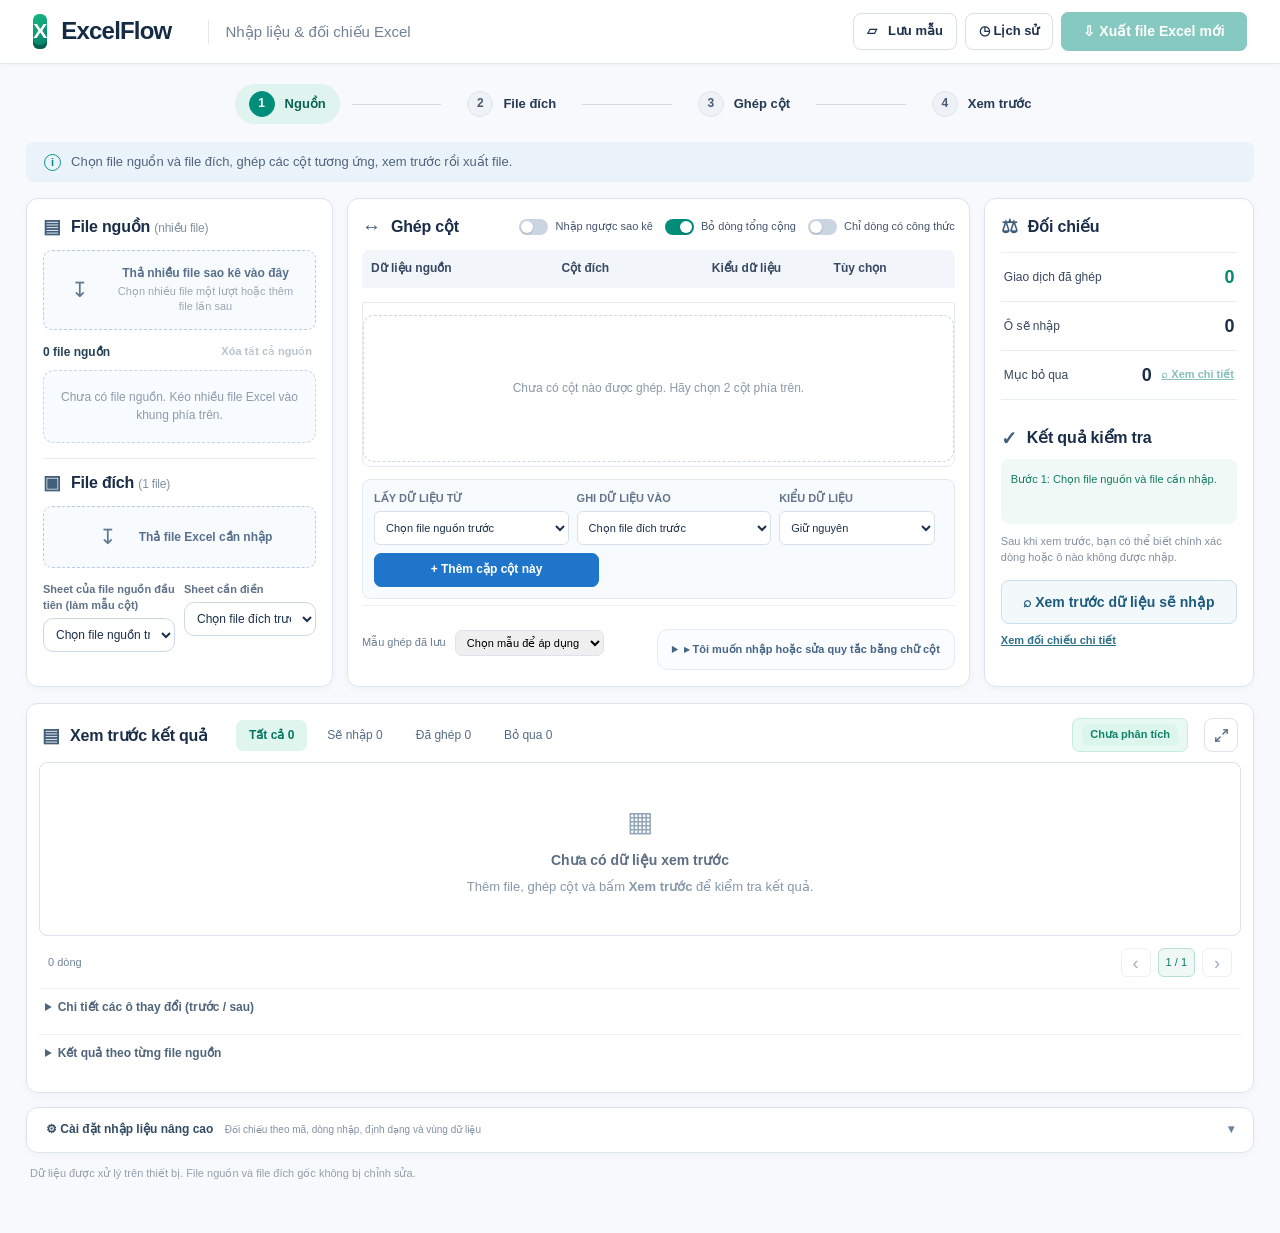
<file: ExcelFlow_4_4_4_Sua_Chu_Trang_BG_Trang.html>
<!DOCTYPE html>
<html lang="vi">
<head>
<meta charset="UTF-8"><meta name="viewport" content="width=device-width,initial-scale=1">
<title>ExcelFlow 4.4.4 • Popup Search CRUD</title>
<style>
:root{--bg:#f3f6fb;--ink:#17243b;--muted:#718096;--line:#e0e7f1;--blue:#1874d2;--teal:#129b8e;--white:#fff;--aside:#111e33;--red:#c43752;--green:#13865f}
*{box-sizing:border-box}body{margin:0;background:var(--bg);color:var(--ink);font-family:system-ui,-apple-system,'Segoe UI',Arial,sans-serif;font-size:14px;line-height:1.5}button,input,select,textarea{font:inherit}button{cursor:pointer}button:disabled{opacity:.5;cursor:not-allowed}
.app{display:flex;min-height:100vh}.side{width:246px;flex-shrink:0;background:var(--aside);color:#dce7f8;padding:30px 16px;display:flex;flex-direction:column;gap:6px}.brand{display:flex;align-items:center;gap:10px;color:white;font-size:20px;font-weight:800;padding:0 8px 27px;letter-spacing:-.5px}.logo{display:grid;place-items:center;width:38px;height:38px;border-radius:12px;background:#1aab9a;font-size:22px}.nav{border:0;background:transparent;color:#adbed6;border-radius:10px;display:flex;align-items:center;gap:12px;width:100%;padding:13px;text-align:left;font-weight:700}.nav.active,.nav:hover{background:#213550;color:#fff}.nav .ico{font-size:19px}.sidefoot{margin-top:auto;border-top:1px solid #314259;padding:17px 8px;color:#9eafc7;font-size:12px}.body{min-width:0;flex:1;padding:32px clamp(18px,3.2vw,52px)}.top{display:flex;justify-content:space-between;align-items:center;gap:15px;margin-bottom:27px}.top h1{font-size:27px;letter-spacing:-.9px;margin:0 0 4px}.sub{color:var(--muted);margin:0}.pill{display:inline-flex;gap:7px;align-items:center;background:#e6f8f4;color:#0b816d;border:1px solid #bdebe1;padding:7px 11px;border-radius:25px;font-size:12px;font-weight:700}.section{display:none}.section.active{display:block}.layout{display:grid;grid-template-columns:minmax(340px,1fr) minmax(320px,.94fr);gap:22px;align-items:start}.stack{display:flex;flex-direction:column;gap:18px}.panel{border-radius:16px;background:#fff;border:1px solid var(--line);box-shadow:0 7px 22px #233e6108;padding:23px}.panel h2{font-size:17px;margin:0 0 17px;display:flex;align-items:center;gap:11px}.step{display:grid;place-items:center;background:#e7f0fc;color:#1675cb;font-weight:850;border-radius:10px;width:30px;height:30px;font-size:14px}.twocol{display:grid;grid-template-columns:1fr 1fr;gap:13px}.field{min-width:0}.field label,.field>.lab{display:block;color:#42526a;font-size:12px;font-weight:740;margin-bottom:6px}.filebox{border:1.5px dashed #b9d3eb;background:#f7fbff;border-radius:11px;padding:12px}
.filebox.dropzone{min-height:166px;cursor:pointer;transition:background .15s,border-color .15s,box-shadow .15s;outline:none}
.filebox.dropzone:hover,.filebox.dropzone:focus-visible{background:#edf8ff;border-color:#58a3db}
.filebox.dropzone.is-dragging{background:#e5f8f1;border-color:#0c9a87;box-shadow:0 0 0 4px #b9ecdf;transform:translateY(-1px)}
.filebox.dropzone.is-loading{opacity:.72;cursor:progress}
.drop-main{display:flex;gap:10px;align-items:center;padding:4px 1px 9px;color:#285d83}
.drop-main .drop-ico{display:grid;place-items:center;min-width:36px;height:36px;border-radius:9px;background:#e2f1fc;color:#167ab5;font-size:22px}
.drop-main strong{display:block;font-size:13px;line-height:1.4}
.drop-main small{display:block;color:#7489a2;font-size:11px;line-height:1.4;margin-top:2px}
.dropzone .filename{min-height:15px}
.dropzone .filename.ready{color:#097b65;font-weight:700}
.filebox input{width:100%;max-width:100%;font-size:12px;color:#263a55}.filename{font-size:12px;margin:7px 0 0;color:#367ba9;word-break:break-word}.field select,.field input[type="number"],.field input[type="text"],.field textarea{border:1px solid #d9e3ef;border-radius:9px;background:#fff;color:var(--ink);width:100%;padding:10px 11px;outline:none;min-height:39px}.field select:focus,.field input:focus,.field textarea:focus{border-color:#63a7e5;box-shadow:0 0 0 3px #dceefd}.field textarea{resize:vertical;min-height:110px;font-family:ui-monospace,'Cascadia Code',Consolas,monospace;font-size:13px;line-height:1.75}.pair{display:flex;align-items:center;gap:9px;margin-top:11px}.pair .field{flex:1}.pair .arrow{padding-top:19px;color:#9aabc1}.pair button{align-self:end}.helper{font-size:12px;color:var(--muted);margin:8px 0 0}.checkline{display:flex;gap:8px;align-items:start;margin-top:11px;color:#43536a;font-size:13px}.checkline input{accent-color:var(--teal);margin-top:3px}.btn{border:1px solid #d6e1ef;background:#fff;border-radius:9px;padding:10px 15px;color:#304565;font-weight:750;min-height:41px}.btn:hover{background:#f2f6fc}.btn.primary{background:#1679d1;color:white;border-color:#1679d1}.btn.primary:hover{background:#0e65b4}.btn.teal{background:var(--teal);border-color:var(--teal);color:#fff}.btn.teal:hover{background:#0d8075}.btn.danger{color:var(--red)}.actions{display:flex;flex-wrap:wrap;gap:10px}.actions .btn{flex:1}.rightsticky{position:sticky;top:17px}.kpis{display:grid;grid-template-columns:repeat(3,1fr);gap:9px;margin:13px 0 18px}.kpi{background:#f4f7fc;border-radius:10px;padding:12px 9px}.kpi strong{display:block;font-size:22px;letter-spacing:-.8px;color:#15324e}.kpi small{color:#738399;font-size:11px}.kpi.em{background:#e8f8f4}.kpi.em strong{color:#098a75}.status{font-size:13px;white-space:pre-line;border-radius:9px;border:1px solid #dce8f5;background:#f7faff;color:#445e7e;padding:11px 13px}.status.ok{border-color:#c0ebda;background:#effbf6;color:#207b58}.status.err{border-color:#f0c6ce;background:#fff3f5;color:#a52845}.status.warn{border-color:#f2dbac;background:#fff9ec;color:#925d20}.preview-area{overflow:auto;max-height:465px;margin-top:14px;border:1px solid var(--line);border-radius:9px}.data-table{border-collapse:collapse;width:100%;font-size:12px;white-space:nowrap}.data-table th{position:sticky;top:0;background:#edf3fb;color:#35516f;text-align:left;z-index:1;font-weight:800}.data-table td,.data-table th{padding:10px 10px;border-bottom:1px solid #e6ecf4;max-width:225px;overflow:hidden;text-overflow:ellipsis}.data-table tr:nth-child(even) td{background:#fbfdff}.data-table td.diff{color:#008d78;font-weight:700}.empty{border:1px dashed #d5e0ed;border-radius:12px;padding:39px 18px;text-align:center;color:#8a9aaf}.empty .big{font-size:35px;margin-bottom:8px}.banner{background:#edf7ff;border:1px solid #cbe5fb;border-radius:11px;color:#446a88;padding:12px 15px;font-size:12px}.hrow{display:flex;align-items:center;justify-content:space-between;gap:12px;flex-wrap:wrap}.history-grid{display:grid;grid-template-columns:330px 1fr;gap:20px;margin-top:18px;align-items:start}.history-list{display:flex;flex-direction:column;gap:9px;max-height:640px;overflow:auto}.history-item{border:1px solid #e1e8f1;background:#fff;border-radius:11px;padding:13px;text-align:left;cursor:pointer;color:var(--ink);width:100%}.history-item.active{border-color:#3a99dc;background:#f1f8ff;box-shadow:inset 3px 0 #2189d0}.history-item strong{display:block;word-break:break-all}.history-item small{display:block;color:#78869a;margin-top:4px}.historybuttons{display:flex;flex-wrap:wrap;gap:8px;margin-bottom:14px}.historybuttons .btn{font-size:12px;padding:9px}.viewer-meta{font-size:12px;color:#667990;margin:6px 0}.muted{color:var(--muted)}.badge-small{display:inline-block;padding:3px 8px;background:#ddf6ed;color:#118269;border-radius:6px;font-size:11px;font-weight:800}.splitrule{margin:14px 0;border:0;border-top:1px solid var(--line)}.fineprint{font-size:12px;color:#7b8b9e;margin:13px 0 0}.notice{margin:10px 0;color:#997037;font-size:12px}.tabs{display:flex;gap:6px;background:#edf2fa;padding:4px;border-radius:9px}.tabs button{border:0;background:none;color:#60748f;padding:7px 11px;border-radius:7px;font-weight:700}.tabs button.active{background:white;color:#176fb9;box-shadow:0 1px 4px #243a5917}.pagebar{display:flex;align-items:center;justify-content:flex-end;gap:9px;margin-top:13px;font-size:12px;color:#6a7b91}.pagebar button{padding:5px 10px}.toast{position:fixed;bottom:18px;right:19px;z-index:999;background:#152d49;color:#fff;border-radius:10px;padding:14px 17px;box-shadow:0 12px 30px #213c6233;max-width:460px;display:none}.toast.show{display:block}
@media(max-width:1120px){.layout{grid-template-columns:1fr}.rightsticky{position:static}.history-grid{grid-template-columns:1fr}.history-list{max-height:200px}}
@media(max-width:680px){.app{display:block}.side{width:auto;padding:12px;display:flex;flex-direction:row;align-items:center;gap:6px}.brand{font-size:16px;padding:4px;margin-right:auto}.sidefoot{display:none}.side .nav{width:auto;padding:8px 11px;font-size:12px}.side .nav .ico{display:none}.body{padding:17px 12px}.top h1{font-size:21px}.pill{display:none}.twocol{grid-template-columns:1fr}.panel{padding:17px}}

.pill.warn{background:#fff4e8;color:#98601e;border-color:#f3d4ad}.bank-feature{border:1.5px solid #91d9c8;background:linear-gradient(130deg,#edfdf7,#f4faff);padding:15px;border-radius:12px;margin-top:15px}.bank-btn{width:100%;margin-top:11px;background:#d8f5eb;color:#0c7e68;border-color:#a1e0cf}.bank-btn:hover{background:#c7efdf}.recon-ok{color:#05825c;font-weight:800}.recon-warn{color:#b53d55;font-weight:800}.data-table .num{text-align:right;font-variant-numeric:tabular-nums}.recon-note{font-size:12px;color:#6e7f98;margin-top:9px}.actions .bank-btn{flex:unset}


/* ExcelFlow 3.3: clean, task-based Vietnamese interface */
:root{--bg:#f5f8fc;--ink:#1f2f47;--muted:#64748b;--line:#e3eaf3;--teal:#07947e;--blue:#2563eb;--aside:#10263e}
body{font-size:14px;line-height:1.58;color:var(--ink)}
.side{width:220px;padding:26px 12px;background:linear-gradient(175deg,#102842,#19324b)}
.side .brand{padding:5px 11px 28px;font-size:19px}
.logo{background:#0daa98;border-radius:12px}
.side .nav{font-size:13px;padding:12px 13px}.side .nav.active{background:#204a68;box-shadow:inset 3px 0 #58e4d1}
.body{padding:29px clamp(17px,2.8vw,40px);max-width:1800px;margin:auto}
.top{margin-bottom:22px}.top h1{font-size:28px;letter-spacing:-.8px}.sub{max-width:780px;font-size:13px}
.layout{grid-template-columns:minmax(490px,1.12fr) minmax(350px,.88fr);gap:20px}
.stack{gap:16px}.panel{padding:22px;border-radius:16px;box-shadow:0 4px 20px #1c3b6007}
.panel h2{font-size:17px;margin-bottom:8px}.step{border-radius:12px;background:#e8f4fd;color:#1667a5}
.sectionhint{margin:0 0 17px 41px;color:#71849c;font-size:12px}
.field label,.field>.lab{font-size:12px;color:#405773;font-weight:750;margin-bottom:7px}
.field select,.field input[type="number"],.field input[type="text"],.field textarea{font-size:13px;border-color:#cbd8e6;min-height:43px;border-radius:10px}
.filebox.dropzone{min-height:137px;border:1.5px dashed #9cbeda;background:#f8fbff;padding:15px;border-radius:13px}
.filebox.dropzone:hover,.filebox.dropzone.is-dragging{background:#eefbf8;border-color:#11a48f}
.drop-main{color:#1d5575}.drop-main .drop-ico{height:42px;min-width:42px;background:#e9f1fb;font-size:22px}
.drop-main strong{font-size:14px}.drop-main small{font-size:12px}
.filebox input{font-size:12px}.filename{margin-top:8px;min-height:16px}
.helper{font-size:12px;line-height:1.65}.checkline{font-size:13px;line-height:1.5}
.btn{border-radius:10px;min-height:42px}.btn.primary{background:#1e75ca;border-color:#1e75ca}.btn.teal{background:#079783;border-color:#079783}
.primary-action{font-size:14px;padding:12px 19px}
.smart-info{background:#f0faf7;border:1px solid #c7eade;border-radius:12px;padding:12px 14px;color:#235f53;font-size:12px;margin-top:13px;line-height:1.7}
.smart-info strong{font-size:13px}.smart-info.neutral{background:#f7faff;border-color:#deebfa;color:#57728e}
.mini-sample{overflow:auto;border:1px solid #e3eaf2;border-radius:11px;margin-top:12px;max-height:255px}.mini-sample table{border-collapse:collapse;width:100%;min-width:600px;font-size:11px}
.mini-sample th{background:#f0f5fb;position:sticky;top:0;font-size:11px;white-space:nowrap;color:#47627c}
.mini-sample th,.mini-sample td{padding:8px 10px;border-bottom:1px solid #e9edf4;text-align:left;vertical-align:top}
.mini-sample td{max-width:280px;word-break:break-word}.mini-sample tr:nth-child(even){background:#fbfcfe}
.mini-sample .subcell{display:block;color:#8b9aab;font-size:10px;margin-top:2px}
.guide-line{background:#f3f8fd;border:1px solid #deebf7;padding:11px 13px;border-radius:10px;font-size:12px;color:#4d6581;line-height:1.65;margin:12px 0}
.mapping-builder{display:grid;grid-template-columns:minmax(0,1fr) minmax(0,1fr) minmax(0,.85fr);gap:10px;align-items:end}
.mapping-builder .arrow-merge{display:none}
.mapping-builder .btn{grid-column:1/-1;max-width:225px}
.mapping-list{display:flex;flex-direction:column;gap:7px;margin-top:14px}
.mapping-row{display:grid;grid-template-columns:minmax(0,1fr) 18px minmax(0,1fr) auto;align-items:center;gap:6px;background:#f9fbfe;border:1px solid #e1eaf5;border-radius:10px;padding:9px 11px;font-size:12px}
.mapping-row .mapping-name{font-weight:680;min-width:0;overflow:hidden;text-overflow:ellipsis;white-space:nowrap}
.mapping-row .mapping-name small{display:block;font-size:10px;color:#8ca0b3;font-weight:500}
.mapping-row .mapping-arrow{text-align:center;color:#15977e;font-size:18px}
.mapping-row .remove-map{border:0;background:#fff1f0;color:#be5252;width:25px;height:25px;border-radius:8px;font-size:15px;font-weight:700}
.mapping-empty{padding:18px;text-align:center;border:1px dashed #cad8e6;border-radius:11px;color:#8393a7;font-size:12px;margin-top:12px}
.adv-details{border:1px solid #e4ebf3;background:#fafcff;border-radius:11px;margin-top:13px;overflow:hidden}
.adv-details summary{padding:12px 14px;cursor:pointer;user-select:none;color:#466585;font-size:12px;font-weight:780}
.adv-body{border-top:1px solid #e4ebf3;padding:15px;background:#fff}
.bank-switch{display:flex;align-items:center;gap:12px;padding:14px;background:#effbf6;border:1.5px solid #bfe6d6;border-radius:12px;margin-top:14px;cursor:pointer}
.bank-switch input{width:18px;height:18px;accent-color:#0c947d;flex-shrink:0}
.bank-switch strong{font-size:14px;color:#116d60;display:block}.bank-switch small{color:#537d74;font-size:12px;display:block;margin-top:2px}
.bank-switch .toggle-meta{margin-left:auto;padding:4px 8px;background:#daf4e9;color:#078068;border-radius:7px;font-size:10px;white-space:nowrap}
.options-line{display:flex;align-items:center;gap:12px;margin-top:14px;flex-wrap:wrap}
.options-line .checkline{margin:0}
.info-quiet{color:#708197;font-size:12px;margin-top:8px}
.warning-tip{padding:10px 12px;border-radius:9px;background:#fffaf0;border:1px solid #f2e4c6;font-size:12px;color:#846137;line-height:1.6}
.kpis{margin:13px 0 15px}.kpi{padding:12px;border-radius:11px}.kpi strong{font-size:24px}.kpi small{font-size:11px}
.status{font-size:12px;line-height:1.8}
.rightsticky{top:15px}.preview-area{max-height:480px}
.banner{border-radius:12px;line-height:1.65}
.fineprint{font-size:11px;line-height:1.7}
@media(max-width:1290px){.layout{grid-template-columns:1fr}.rightsticky{position:static}.body{padding:24px}.mapping-builder{grid-template-columns:repeat(3,minmax(0,1fr))}}
@media(max-width:680px){.side{width:auto;padding:12px;flex-direction:row;overflow-x:auto}.side .nav{white-space:nowrap}.side .brand{padding:4px;margin-right:auto}.body{padding:15px 10px}.top h1{font-size:22px}.panel{padding:17px}.sectionhint{margin-left:0}.twocol,.mapping-builder{grid-template-columns:1fr}.mapping-builder .btn{max-width:unset}.mapping-row{grid-template-columns:minmax(0,1fr) 13px minmax(0,1fr) auto}.filebox.dropzone{min-height:110px}}


/* ExcelFlow 3.4 multi-file source manager */
.source-toolbar{display:flex;justify-content:space-between;align-items:center;gap:12px;margin:17px 0 9px}.source-toolbar strong{font-size:14px;color:#187c72}.source-toolbar .helper{margin:1px 0 0}
.source-toolbar .btn{min-height:33px;padding:6px 10px;white-space:nowrap;font-size:11px}
.source-list{display:flex;flex-direction:column;gap:8px;max-height:360px;overflow:auto}
.source-list-empty{border:1px dashed #c8d7e6;background:#f8fbff;border-radius:11px;padding:15px;color:#73859c;font-size:12px}
.source-entry{display:grid;grid-template-columns:29px minmax(0,1.1fr) minmax(130px,.68fr) auto;gap:9px;align-items:center;border:1px solid #dbe8f0;border-radius:11px;background:#fff;padding:9px 10px}
.source-number{background:#e4f6f1;color:#087d68;border-radius:8px;text-align:center;font-weight:850;padding:6px 0}
.source-file-info{min-width:0}.source-file-info strong{display:block;overflow:hidden;text-overflow:ellipsis;white-space:nowrap;color:#2a405a;font-size:12px}.source-file-info small{display:block;color:#798ba1;font-size:11px}
.source-entry select{width:100%;min-width:0;background:#f7fbff;border:1px solid #d2e0ec;padding:8px;border-radius:8px;color:#41546a;font-size:12px}
.source-item-actions{display:flex;gap:3px}.source-item-actions button{width:27px;height:30px;min-height:unset;border:1px solid #dce6f1;border-radius:7px;background:#f9fbfe;color:#536c87;cursor:pointer}.source-item-actions button:hover{background:#e7f3fd}.source-item-actions button.remove-source{background:#fff2f2;color:#c35055;border-color:#f1d7d7}
.source-item-actions button:disabled{opacity:.3;cursor:default}.multi-range-option{padding:10px 12px;border:1px solid #d9ebe5;border-radius:10px;background:#f5fcf9}
.file-results{margin:13px 0;border:1px solid #e0eaf2;border-radius:10px;overflow:auto}.file-results table{border-collapse:collapse;font-size:12px;width:100%}.file-results th,.file-results td{padding:9px 10px;border-bottom:1px solid #e7edf4;text-align:left}.file-results th{background:#eff8f6;color:#447a75}.file-results td:nth-child(n+2){font-variant-numeric:tabular-nums}
@media(max-width:670px){.source-entry{grid-template-columns:29px minmax(0,1fr) auto}.source-entry select{grid-column:2/3}.source-item-actions{grid-column:3;grid-row:1/3;flex-wrap:wrap;max-width:62px}.source-toolbar{align-items:start}}

/* ExcelFlow 3.5 - source-level skip audit log */
.skip-quick{display:flex;justify-content:space-between;align-items:center;gap:9px;background:#f5f9fc;border:1px solid #e0e8f1;border-radius:12px;padding:12px 13px;margin-bottom:12px}
.skip-quick strong{display:block;font-size:12px;color:#39556e}.skip-quick p{margin:2px 0 0;color:#64748b;font-size:11px;line-height:1.5}
.skip-quick .btn{font-size:12px;white-space:nowrap;color:#146685;border-color:#b9d1e3;background:white}
.skip-panel{background:white;border:1px solid #cfdde9;padding:15px;border-radius:13px;margin:15px 0}
.skip-panel[hidden]{display:none}.skip-head{gap:10px;align-items:start}.skip-head h3{font-size:15px;margin:0 0 4px}.skip-head .helper{margin:0}
.skip-stats{display:grid;grid-template-columns:repeat(3,minmax(0,1fr));gap:9px;margin:14px 0}
.skip-stat{border:1px solid #dfe8f1;background:#f9fbfe;border-radius:9px;padding:10px}
.skip-stat b{font-size:21px;display:block;font-variant-numeric:tabular-nums;color:#244c68}.skip-stat small{font-size:11px;color:#60748c;line-height:1.5}
.skip-stat.attention{background:#fff8f3;border-color:#f2dac2}.skip-stat.attention b{color:#a25020}
.skip-controls{display:grid;grid-template-columns:1fr 1fr;gap:9px;margin-bottom:11px}
.skip-controls .field select,.skip-controls .field input{min-height:38px;font-size:12px}
.skip-table{max-height:380px;overflow:auto;border:1px solid #e2e9f1;border-radius:9px}
.skip-table table{border-collapse:collapse;font-size:11px;min-width:720px;width:100%;table-layout:fixed}
.skip-table th,.skip-table td{padding:9px 9px;border-bottom:1px solid #e4ebf2;text-align:left;vertical-align:top;word-break:break-word}
.skip-table th{position:sticky;top:0;background:#edf5fa;color:#365979;z-index:1}
.skip-table tbody tr:nth-child(even){background:#fafcff}.skip-table .why{font-weight:670;color:#2e5671}
.skip-table .note{display:block;margin-top:3px;color:#72839b;font-size:10px}
.skip-table .important{color:#b04d24}.skip-pill{display:inline-block;border-radius:6px;background:#eaf7f2;color:#237661;padding:1px 6px;font-size:10px}
.skip-pill.attention{background:#fff1dc;color:#9a531c}
@media(max-width:680px){.skip-controls{grid-template-columns:1fr}.skip-stats{grid-template-columns:repeat(3,minmax(0,1fr))}.skip-head{flex-direction:column}.skip-quick{flex-direction:column;align-items:stretch}.skip-quick .btn{align-self:flex-start}}

/* EXCELFLOW 4.1 — end-user accounting workspace */
:root{--bg:#f7f9fc;--ink:#1c304b;--muted:#65758d;--line:#dae3ef;--blue:#196da3;--teal:#008e7b;--teal-dark:#007d6d;--teal-soft:#e6f7f2;--white:#fff;--aside:#fff;--red:#a63d4b;--green:#07835d}
*{box-sizing:border-box}html{scroll-behavior:smooth}
body{margin:0;background:var(--bg);color:var(--ink);font-family:Inter,'Segoe UI',Arial,Helvetica,sans-serif;font-size:13px;line-height:1.45;-webkit-font-smoothing:antialiased}
button,input,select,textarea{font:inherit}button{cursor:pointer}button:disabled{opacity:.48;cursor:not-allowed}
.ef-app{min-height:100vh}.ef-header{height:64px;border-bottom:1px solid #e3e9f1;background:white;display:flex;align-items:center;justify-content:space-between;gap:18px;padding:0 clamp(20px,2.6vw,48px);position:sticky;top:0;z-index:50;box-shadow:0 1px 5px rgba(25,48,73,.035)}
.ef-brand{display:flex;align-items:center;gap:14px;min-width:0}.ef-logo{display:grid;place-items:center;width:33px;height:35px;border-radius:6px;background:linear-gradient(150deg,#17b984,#047a64);box-shadow:inset 0 -4px 0 #085e4f;color:#fff;font-size:21px}.ef-brand strong{font-size:24px;letter-spacing:-.8px;color:#152a43;white-space:nowrap}.ef-brand-sep{width:1px;background:#e2e7ef;height:24px;margin:0 3px}.ef-tagline{font-size:15px;color:#728096;white-space:nowrap}
.ef-header-actions{display:flex;align-items:center;gap:8px}.ef-header-actions button{min-height:36px;white-space:nowrap;border-radius:8px;padding:8px 13px;border:1px solid #d5e0eb;background:#fff;color:#1c304b;font-weight:650;box-shadow:none}
.ef-header-actions button:hover{background:#f6f9fc}.ef-header-actions #exportBtn{background:var(--teal);border-color:var(--teal);color:white;font-weight:750;padding:8px 21px}.ef-header-actions #exportBtn:hover{background:var(--teal-dark)}
.ef-shell{width:100%;max-width:1790px;margin:auto;padding:12px 26px 38px}.ef-nav-utilities{display:flex;gap:4px;justify-content:flex-start;margin:0 0 6px}.ef-nav-utilities .nav{font-size:11px;padding:5px 9px;border:0;color:#718298;background:transparent;border-radius:6px}.ef-nav-utilities .nav.active,.ef-nav-utilities .nav:hover{background:#ebf4f6;color:#007d6d}
.section{display:none}.section.active{display:block}
.ef-steps{display:flex;align-items:center;justify-content:center;gap:12px;min-height:56px;margin-bottom:10px}
.ef-step{display:flex;align-items:center;gap:10px;border:0;background:transparent;padding:7px 14px;border-radius:26px;color:#263a55;font-size:13px;font-weight:700;white-space:nowrap}.ef-step.current{background:#dff4ee;color:#0b6257}.step-dot{display:grid;place-items:center;flex:none;width:26px;height:26px;border-radius:50%;background:#eef2f7;color:#485b74;border:1px solid #dce5f0;font-size:12px}.ef-step.complete .step-dot{border:1px solid #00977e;color:#007e6a;background:#eefaf6}.ef-step.current .step-dot{color:#fff;background:var(--teal);border-color:var(--teal)}.ef-step.complete .step-dot:after{content:'✓';font-weight:900}.ef-step.complete .step-dot{font-size:0}.ef-step.complete .step-dot:after{font-size:14px}
.step-line{height:1px;width:clamp(28px,7vw,132px);background:#d2dae6}.ef-step.complete+.step-line{background:#008d79}
.ef-notice{display:flex;align-items:center;gap:10px;padding:10px 18px;background:#eaf3f9;color:#50637e;border-radius:8px;margin-bottom:16px;min-height:40px}.ef-i{display:grid;place-items:center;width:17px;height:17px;border:1px solid #0e9488;border-radius:50%;color:#0b8b7f;font-size:11px;font-weight:800;font-style:normal}
.ef-workspace{display:grid;grid-template-columns:minmax(258px,25%) minmax(490px,1fr) minmax(244px,22%);gap:14px;align-items:stretch;margin-bottom:16px}
.ef-card,.ef-preview-card,.ef-settings{border:1px solid #dce5ef;background:#fff;border-radius:12px;box-shadow:0 2px 7px rgba(25,58,85,.035);min-width:0}
.ef-card{padding:16px}.ef-card-heading{display:flex;align-items:center;gap:10px;min-width:0;margin-bottom:12px}.ef-card-heading h2{margin:0;font-size:16px;color:#1a2d48;letter-spacing:-.2px;font-weight:750}.ef-card-heading h2 small{font-size:12px;color:#8190a3;font-weight:500}.ef-icon{font-size:19px;color:#415e7b;font-weight:600;line-height:1}
.ef-files .filebox{position:relative;border:1px dashed #b8cce1;background:#f8fbfe;border-radius:9px;padding:7px 11px;min-height:80px;transition:.16s ease}.ef-files .filebox:hover,.ef-files .filebox.is-dragging{background:#effaf6;border-color:#0e9a84}.ef-files .filebox.is-loading{opacity:.6}.ef-files .drop-main{display:flex;align-items:center;gap:10px;justify-content:center;text-align:center;padding:7px 4px}.ef-files .drop-ico{font-size:21px;color:#607991;background:transparent}.ef-files .drop-main strong{font-size:12px;font-weight:600;color:#58708b}.ef-files .drop-main small{font-size:11px;color:#9aa7b5}.ef-files .filebox input[type=file]{position:absolute;inset:0;width:100%;height:100%;opacity:0;cursor:pointer;z-index:1}.ef-files .filename{display:none}
.ef-files .source-toolbar{display:flex;align-items:center;justify-content:space-between;gap:8px;margin:11px 0 7px}.ef-files .source-toolbar strong{font-size:12px;font-weight:700;color:#264157}.ef-files .source-toolbar .helper{display:none}.ef-files #clearSources{border:0;background:transparent;color:#6f8293;min-height:unset;padding:3px 4px;font-size:11px;font-weight:550}
.ef-files .source-list{max-height:188px;overflow:auto;display:flex;flex-direction:column;gap:5px;margin-bottom:15px}.ef-files .source-list-empty{color:#8b9bad;font-size:12px;text-align:center;padding:18px 4px}.ef-files .source-entry{display:grid;grid-template-columns:22px minmax(0,1fr) auto;gap:6px;align-items:center;border:1px solid #e0f3ea;background:#f0faf4;border-radius:8px;padding:7px 5px}.ef-files .source-number{display:grid;place-items:center;width:19px;height:21px;border-radius:5px;background:#079c77;color:#fff;font-size:11px;font-weight:700}.ef-files .source-file-info{min-width:0}.ef-files .source-file-info strong{font-size:12px;font-weight:650;display:block;max-width:100%;white-space:nowrap;overflow:hidden;text-overflow:ellipsis;color:#203449}.ef-files .source-file-info small{color:#7993a0;font-size:10px;display:block}.ef-files .source-entry select{max-width:86px;min-width:0;border:1px solid #d7e4df;border-radius:6px;background:#fff;font-size:10px;padding:3px}.ef-files .source-item-actions{display:flex;align-items:center;gap:2px;grid-column:3;grid-row:1 / span 2}.ef-files .source-item-actions button{border:0;background:transparent;font-size:14px;color:#6b8293;padding:1px 3px;min-width:15px}.ef-files .source-entry select{grid-column:2;grid-row:2}.ef-files .source-list:has(.source-entry){max-height:230px}
.ef-target-heading{padding-top:12px;margin-top:4px;border-top:1px solid #e8edf3}.ef-files #targetDrop{min-height:60px}.ef-files #targetDrop .drop-main{padding:2px 3px}.ef-files #targetDrop .drop-main small{display:none}
.ef-sheets{margin-top:12px}.ef-sheets .twocol{display:grid;grid-template-columns:1fr 1fr;gap:9px}.ef-sheets .field label{font-size:11px;color:#607289;display:block;margin:0 0 4px}.ef-sheets .field select{width:100%;min-width:0;min-height:34px;padding:7px 8px;font-size:12px}
.ef-mapping{padding:16px 14px;display:flex;flex-direction:column;min-height:365px}.ef-mapping-head{display:flex;justify-content:space-between;align-items:center;gap:8px;flex-wrap:wrap;margin-bottom:12px}.ef-mapping-head .ef-card-heading{margin:0}.ef-switches{display:flex;align-items:center;gap:12px;flex-wrap:wrap;justify-content:flex-end}.switch{display:flex;align-items:center;gap:7px;font-size:11px;color:#45556c;white-space:nowrap;cursor:pointer}.switch input{position:absolute;opacity:0}.switch-track{width:29px;height:16px;background:#cbd5e1;border-radius:99px;display:inline-flex;align-items:center;padding:2px;transition:background .14s ease}.switch-track:before{content:'';width:12px;height:12px;background:#fff;border-radius:50%;box-shadow:0 1px 2px #1113;transition:transform .14s ease}.switch input:checked+.switch-track{background:var(--teal)}.switch input:checked+.switch-track:before{transform:translateX(13px)}.switch input:focus-visible+.switch-track{outline:3px solid #9fdccc}
.ef-map-head{display:grid;grid-template-columns:minmax(120px,1.1fr) 18px minmax(100px,1fr) minmax(100px,.8fr) minmax(40px,.55fr) 26px;gap:8px;align-items:center;padding:10px 9px;background:#f2f5f9;color:#374a63;font-size:12px;font-weight:750;border-radius:8px 8px 0 0}
#mappingList{border:1px solid #e5ebf3;border-radius:0 0 8px 8px;min-height:165px;overflow:auto;max-height:325px}.ef-mapping .mapping-empty{text-align:center;padding:64px 12px;color:#8999a9;font-size:12px}.ef-mapping .mapping-row{display:grid;grid-template-columns:minmax(120px,1.1fr) 18px minmax(100px,1fr) minmax(100px,.8fr) minmax(40px,.55fr) 26px;gap:8px;align-items:center;padding:8px 9px;min-height:44px;border-bottom:1px solid #e9eef5}.ef-mapping .mapping-row:last-child{border-bottom:0}.ef-mapping .mapping-name{overflow:hidden;text-overflow:ellipsis;white-space:nowrap;color:#283c56;font-size:12px}.ef-mapping .mapping-name small{display:none}.ef-mapping .mapping-arrow{font-size:16px;color:#8091a2;text-align:center}.ef-mapping .mapping-row .mapping-type select{width:100%;font-size:11px;border:1px solid #d8e2ee;border-radius:7px;background:#fff;height:29px;color:#30445d;padding:2px 7px}.ef-mapping .mapping-option{text-align:center;color:#7f90a3;font-size:11px;white-space:nowrap;overflow:hidden;text-overflow:ellipsis}.ef-mapping .mapping-row .remove-map{border:0;background:transparent;font-size:18px;color:#9daabb;min-height:25px;cursor:pointer}
.ef-addrow{margin:12px 0 6px;padding:11px;border:1px solid #e2ebf2;background:#f8fbfd;border-radius:8px}.ef-addrow .mapping-builder{display:grid;grid-template-columns:minmax(110px,1fr) minmax(110px,1fr) minmax(88px,.8fr) auto;align-items:end;gap:8px}.ef-addrow .field{min-width:0}.ef-addrow .field label{display:block;font-size:11px;color:#64758b;margin:0 0 4px;font-weight:650}.ef-addrow select{width:100%;min-width:0;min-height:34px;border-radius:6px;border:1px solid #d5e2ee;font-size:11px;padding:5px 7px;background:#fff}.ef-addrow button{border-radius:7px;min-height:34px;padding:5px 11px;font-size:12px;background:#0b8a79;border:1px solid #0b8a79;color:white;font-weight:700}
.ef-template-controls{display:flex;align-items:center;gap:9px;margin-top:auto;padding-top:10px;border-top:1px solid #edf1f6;flex-wrap:wrap}.ef-template-controls label{font-size:11px;color:#6b7d91}.ef-template-controls select{padding:5px 7px;border-radius:7px;border:1px solid #dbe4ed;font-size:11px;max-width:170px}.ef-template-controls #mappingDetails{margin-left:auto}.ef-template-controls #mappingDetails summary{font-size:11px}.ef-template-controls #mappingDetails .adv-body{position:relative}.ef-template-controls #mappingDetails textarea{min-width:230px}.ef-template-controls details[open]{width:100%}
.ef-audit{display:flex;flex-direction:column}.ef-metric-list{margin-top:2px}.ef-metric{display:flex;align-items:center;justify-content:space-between;gap:8px;padding:11px 3px;border-bottom:1px solid #e8edf4;color:#37475d;font-size:12px}.ef-metric:first-child{border-top:1px solid #e8edf4}.ef-metric strong{font-size:18px;color:#1c304a;font-weight:800;letter-spacing:-.4px}.ef-metric:first-child strong{color:#04896c}.ef-metric-right{display:flex;gap:10px;align-items:center}.ef-metric #showSkipped{font-size:11px;border:0;background:transparent;color:#007e70;font-weight:650;text-decoration:underline;min-height:unset;padding:0}.ef-result{margin-top:26px}.ef-result-title{margin-bottom:9px}.ef-result #importStatus{border:0;background:#eff9f5;color:#167c61;border-radius:8px;min-height:65px;font-size:11px;padding:12px 10px;white-space:pre-wrap;max-height:150px;overflow:auto;line-height:1.5}.ef-result #skipQuickText{font-size:11px;color:#8290a0;margin:10px 0}.ef-preview-action{margin-top:14px}.ef-preview-action #previewBtn{width:100%;background:#f3f8fb;color:#1d5b7c;border:1px solid #cadfe9;border-radius:8px;padding:11px;font-weight:700;min-height:37px}.ef-preview-action #previewBtn:hover{background:#e7f5f8}
.ef-preview-card{padding:14px 12px 12px}.ef-preview-top{display:flex;align-items:center;gap:16px;justify-content:space-between;margin:0 3px 10px;flex-wrap:wrap}.ef-preview-top .ef-card-heading{margin:0}.ef-preview-tabs{display:flex;align-items:center;gap:7px;flex:1;margin-left:12px;flex-wrap:wrap}.ef-tab{border:0;border-radius:7px;padding:7px 13px;background:transparent;color:#556c86;font-size:12px;white-space:nowrap}.ef-tab.active{background:#dff5ed;color:#08775f;font-weight:800}.ef-preview-state{border:1px solid #c8ecdf;color:#0b8970;background:#e8f8f2;padding:5px 9px;border-radius:7px;font-size:11px;font-weight:700}
.ef-row-preview{overflow:auto;max-height:470px;min-height:155px;border:1px solid #dbe4ee;border-radius:8px}.ef-row-preview table{width:100%;border-collapse:collapse;min-width:680px;font-size:12px}.ef-row-preview th{background:#f3f6fa;text-align:left;color:#304359;padding:9px 10px;border-bottom:1px solid #dfe5ef;border-right:1px solid #edf1f6;font-size:11px;white-space:nowrap;font-weight:750;position:sticky;top:0;z-index:2}.ef-row-preview td{padding:9px 10px;border-bottom:1px solid #e4ebf3;border-right:1px solid #edf1f6;vertical-align:middle;max-width:300px;overflow:hidden;text-overflow:ellipsis;white-space:nowrap}.ef-row-preview tr:nth-child(even) td{background:#fcfdff}.ef-row-preview tr:hover td{background:#f4faff}.ef-row-preview .num{text-align:right;font-variant-numeric:tabular-nums}.ef-row-preview .rowid{color:#708298;text-align:center;width:38px}.ef-row-preview .ef-status{display:inline-block;padding:3px 8px;border-radius:99px;font-size:11px;font-weight:650}.ef-row-preview .status-import{background:#e7f3ff;color:#1765a8}.ef-row-preview .status-matched{background:#e7f8ed;color:#087d51}.ef-row-preview .status-skipped{background:#f0f2f5;color:#5d6e82}.ef-row-preview .desc{max-width:450px;min-width:180px}.ef-blank{display:flex;flex-direction:column;align-items:center;justify-content:center;gap:8px;min-height:172px;text-align:center;color:#8698a9}.ef-blank strong{font-size:14px;color:#5c6e81}.ef-blank-icon{font-size:28px;color:#93a6b7}
.ef-preview-bottom{display:flex;align-items:center;justify-content:space-between;padding:12px 9px 4px;color:#73849b;font-size:11px}.ef-page-controls{display:flex;align-items:center;gap:7px}.ef-page-controls button{border:1px solid #d7e1ec;background:#fff;border-radius:6px;width:30px;height:29px;color:#3b526e;font-size:18px}.ef-page-controls span{display:grid;place-items:center;min-width:28px;height:29px;padding:0 7px;border:1px solid #b7dfd4;border-radius:6px;background:#eff8f4;color:#087d67}
.ef-detail-fold{margin-top:7px;border-top:1px solid #edf1f5}.ef-detail-fold summary{cursor:pointer;padding:10px 6px;color:#51657c;font-size:12px;font-weight:650}.ef-hidden-detail{overflow:auto;max-height:420px}.ef-hidden-detail table{width:100%;border-collapse:collapse}.ef-hidden-detail th,.ef-hidden-detail td{padding:8px 10px;border-bottom:1px solid #ebeff3;text-align:left}.ef-hidden-detail th{background:#f4f7fa}.ef-hidden-detail .empty{margin-top:9px}.ef-skip-details{margin-top:8px}.ef-skip-details #skipDetails{border-top:1px solid #edf1f5;padding-top:10px}.ef-skip-details .skip-table{max-height:440px;overflow:auto}.ef-skip-details #skipDetails[hidden]{display:none}
.ef-settings{margin-top:14px;padding:0 15px}.ef-settings>summary{list-style:none;cursor:pointer;padding:13px 4px;font-size:12px;font-weight:750;color:#334b63}.ef-settings>summary::-webkit-details-marker{display:none}.ef-settings>summary:after{content:'▾';float:right;color:#69839d}.ef-settings[open]>summary:after{content:'▴'}.ef-settings summary small{font-weight:500;color:#8291a3;margin-left:8px}.ef-settings-grid{display:grid;grid-template-columns:1fr 1fr;gap:20px;border-top:1px solid #e8edf4;padding:14px 0}.ef-settings-group h3{font-size:13px;margin:0 0 10px}.ef-settings-group .twocol{display:grid;grid-template-columns:1fr 1fr;gap:12px}.ef-settings-group .field{min-width:0;margin:8px 0}.ef-settings-group .field label{font-size:11px;color:#61748b;margin:0 0 4px;display:block}.ef-settings-group input:not([type=checkbox]),.ef-settings-group select{max-width:100%;width:100%;border:1px solid #d9e3ed;border-radius:7px;min-height:35px;padding:7px;background:#fff}.ef-settings-group textarea{width:100%;border:1px solid #dae3ed;border-radius:7px;padding:8px}.ef-settings-group .checkline{font-size:12px;display:flex;align-items:center;gap:8px;margin:8px 0}.ef-settings-group .adv-details{border:1px solid #e0e8f0;border-radius:8px;margin:10px 0;padding:10px}.ef-settings-group .adv-details>summary{font-size:12px;cursor:pointer}.ef-settings-group .adv-body{padding:10px 0}.ef-settings-group #sourceInsight{font-size:12px;padding:9px 11px;border-radius:8px;background:#f3f8fc}.ef-settings-group #sourcePeek{overflow:auto;max-height:200px}.ef-settings-group #bankPreset{font-size:12px;background:#f2f8fc;border:1px solid #d4e2ec;border-radius:7px;padding:8px 10px}.ef-settings-group #rowFilter{width:100%}.ef-security-note{margin:13px 4px;color:#93a0af;font-size:11px}
#comparePage,#historyPage{padding:12px 0 0}#comparePage .top,#historyPage .top{display:flex;justify-content:space-between;align-items:center;gap:16px;margin:0 0 18px}#comparePage .top h1,#historyPage .top h1{margin:0;font-size:24px;letter-spacing:-.5px}#comparePage .sub,#historyPage .sub{margin:0;color:#728399}#comparePage .panel,#historyPage .panel{background:#fff;border:1px solid #dbe4ed;border-radius:12px;box-shadow:none;padding:17px;margin-bottom:14px}#comparePage .panel h2,#historyPage .panel h2{font-size:16px;margin:0 0 13px}#comparePage .data-table,#historyPage table{width:100%}
.ef-app .btn{border-radius:7px}.ef-app input:focus-visible,.ef-app button:focus-visible,.ef-app select:focus-visible,.ef-app textarea:focus-visible{outline:2px solid #5cbfab;outline-offset:2px}
@media(max-width:1260px){.ef-workspace{grid-template-columns:minmax(244px,30%) minmax(450px,1fr)}.ef-audit{grid-column:1 / -1;display:grid;grid-template-columns:1fr 1fr;column-gap:24px}.ef-audit>.ef-card-heading{grid-column:1 / -1}.ef-audit .ef-result{margin-top:0}.ef-mapping-head{align-items:flex-start}.ef-switches{justify-content:flex-start}.ef-addrow .mapping-builder{grid-template-columns:repeat(2,minmax(0,1fr))}.ef-addrow button{grid-column:span 2}}
@media(max-width:880px){.ef-workspace{grid-template-columns:1fr}.ef-audit{display:block;grid-column:auto}.ef-audit .ef-result{margin-top:20px}.ef-header{padding:0 16px}.ef-tagline,.ef-brand-sep{display:none}.ef-steps{justify-content:space-between;gap:3px}.ef-step{padding:7px 3px;gap:4px;font-size:11px}.step-line{width:12px}.ef-settings-grid{grid-template-columns:1fr}}
@media(max-width:580px){.ef-shell{padding:8px 12px 26px}.ef-brand strong{font-size:19px}.ef-header{gap:6px}.ef-header-actions{gap:4px}.ef-header-actions button{padding:5px 7px;font-size:11px}.ef-header-actions #exportBtn{padding:6px 9px}.ef-steps .ef-step{font-size:0}.ef-steps .ef-step .step-dot{font-size:12px}.ef-steps .ef-step.current{font-size:11px}.ef-notice{font-size:12px}.ef-switches{gap:8px}.ef-map-head,.ef-mapping .mapping-row{grid-template-columns:minmax(92px,1fr) 13px minmax(92px,1fr) minmax(75px,.8fr) 18px;gap:5px}.ef-map-head>:nth-child(5),.ef-mapping .mapping-row .mapping-option{display:none}.ef-preview-tabs{margin-left:0}.ef-preview-state{display:none}.ef-files .source-entry{grid-template-columns:22px 1fr auto}.ef-addrow .mapping-builder{grid-template-columns:1fr}.ef-addrow button{grid-column:auto}}

.ef-brand-link{border:0!important;background:transparent!important;color:#152a43!important;padding:0!important;font-size:24px;font-weight:800!important;letter-spacing:-.8px;line-height:1.2;min-height:auto!important} 
.ef-brand-link:hover{color:#087d6a!important} 
.ef-recon-link{border:0;background:transparent;color:#2e718b;font-size:11px;text-decoration:underline;padding:5px 0;align-self:flex-start;cursor:pointer;margin:4px 0 0} 
.ef-files #targetDrop:has(.filename.ready) {background:#f1faf6;border:1px solid #dcf1e8;min-height:48px} 
.ef-files #targetDrop:has(.filename.ready) .drop-main{display:none} 
.ef-files #targetDrop .filename.ready{display:block;color:#1a6049;font-weight:700;background:transparent;padding:12px 6px 6px;max-width:100%;overflow:hidden;text-overflow:ellipsis;white-space:nowrap} 
.ef-highlight{outline:3px solid #5fbda8;outline-offset:3px} 

/* ExcelFlow 4.2 — navigation and explicit user approval */
.ef-page-return{display:inline-flex;align-items:center;gap:8px;border:1px solid #d6e3ed;background:#fff;color:#173b56;border-radius:10px;padding:9px 13px;font-weight:700;font-size:13px;min-height:38px;margin:0 0 14px;cursor:pointer}
.ef-page-return:hover,.ef-page-return:focus-visible{border-color:#008e7b;background:#effaf7;outline:none}
.ef-approval-overlay[hidden]{display:none!important}
.ef-approval-overlay{position:fixed;inset:0;z-index:9999;background:rgba(15,35,54,.52);backdrop-filter:blur(3px);display:flex;align-items:center;justify-content:center;padding:20px}
.ef-approval-dialog{width:min(100%,475px);background:white;border-radius:18px;padding:26px;box-shadow:0 30px 100px #071a3355;border:1px solid #e0e8f0;color:#183349}
.ef-approval-symbol{display:grid;place-items:center;width:42px;height:42px;border-radius:12px;background:#e9f7f2;color:#00846e;font-size:22px;font-weight:800;margin-bottom:14px}
.ef-approval-title{font-size:21px;font-weight:800;line-height:1.35;margin:0 0 10px}
.ef-approval-desc{font-size:14px;line-height:1.65;color:#556b80;white-space:pre-line;margin:0 0 20px;overflow-wrap:anywhere}
.ef-approval-actions{display:flex;gap:10px;justify-content:flex-end}
.ef-approval-actions button{border:1px solid #d7e2ee;background:white;color:#25445e;padding:11px 19px;border-radius:10px;font-size:14px;font-weight:700;min-width:105px;cursor:pointer}
.ef-approval-actions .ef-approval-yes{background:#008c78;color:#fff;border-color:#008c78}
.ef-approval-actions .ef-approval-yes.danger{background:#c83b52;border-color:#c83b52}
.ef-approval-actions button:focus-visible{outline:3px solid #9accc4;outline-offset:2px}
@media(max-width:560px){.ef-approval-dialog{padding:20px}.ef-approval-actions button{flex:1}}

/* ExcelFlow 4.4.4 — responsive production layout. Keep desktop unchanged. */
.ef-app{min-width:0}
.ef-app button,.ef-app select,.ef-app input{max-width:100%}
.ef-header-actions{min-width:0}
.ef-card,.ef-preview-card,.ef-settings,.ef-workspace,.ef-shell{min-width:0}
#mappingList{scrollbar-width:thin}
.ef-row-preview{overscroll-behavior-inline:contain;-webkit-overflow-scrolling:touch;touch-action:pan-x pan-y}
.ef-approval-dialog{max-height:min(90dvh,720px);overflow-y:auto}
@media(max-width:1100px){
 .ef-workspace{grid-template-columns:minmax(0,1fr) minmax(0,1fr)}
 .ef-files{grid-column:1}
 .ef-mapping{grid-column:2}
 .ef-audit{grid-column:1 / -1}
 .ef-audit{display:grid;grid-template-columns:minmax(0,1fr) minmax(0,1fr);align-content:start}
 .ef-audit>.ef-card-heading{grid-column:1 / -1}
 .ef-audit .ef-result{margin-top:0}
 .ef-mapping-head{display:block}
 .ef-switches{margin-top:12px;justify-content:flex-start}
 .ef-map-head,.ef-mapping .mapping-row{grid-template-columns:minmax(86px,1.1fr) 12px minmax(86px,1fr) minmax(82px,.9fr) 24px;gap:5px}
 .ef-map-head>:nth-child(5),.ef-mapping .mapping-option{display:none}
}
@media(max-width:900px){
 .ef-workspace{grid-template-columns:minmax(0,1fr)}
 .ef-files,.ef-mapping,.ef-audit{grid-column:auto}
 .ef-audit{display:grid;grid-template-columns:minmax(0,1fr) minmax(0,1fr);gap:14px}
 .ef-audit>.ef-card-heading{grid-column:1 / -1;margin-bottom:0}
 .ef-header{padding:10px 18px;height:auto;min-height:64px}
 .ef-header-actions{flex-wrap:wrap;justify-content:flex-end}
 .ef-steps{gap:4px;justify-content:space-between}
 .ef-step{flex:1;justify-content:center;gap:6px;padding:9px 4px}
 .step-line{width:15px;flex:0 0 15px}
 .ef-map-head,.ef-mapping .mapping-row{grid-template-columns:minmax(100px,1.1fr) 16px minmax(100px,1fr) minmax(100px,.85fr) minmax(40px,.5fr) 28px;gap:8px}
 .ef-map-head>:nth-child(5),.ef-mapping .mapping-option{display:block}
 .ef-addrow .mapping-builder{grid-template-columns:repeat(3,minmax(0,1fr))}
 .ef-addrow button{grid-column:1 / -1}
}
@media(max-width:600px){
 html,body{max-width:100%;overflow-x:hidden}
 .ef-header{padding:12px 14px;display:grid;grid-template-columns:1fr;align-items:stretch;gap:12px;position:relative}
 .ef-brand{min-width:0;justify-content:flex-start}
 .ef-logo{flex:0 0 33px}
 .ef-brand-link{font-size:23px!important;max-width:none!important}
 .ef-header-actions{display:grid;grid-template-columns:minmax(0,1fr) minmax(0,1fr) minmax(0,1.15fr);gap:7px;width:100%}
 .ef-header-actions button,.ef-header-actions #exportBtn{width:100%;min-width:0;min-height:42px;padding:8px 4px!important;font-size:12px;white-space:normal;line-height:1.18;text-align:center}
 .ef-header-actions #exportBtn{font-size:12px!important}
 .ef-shell{padding:12px 12px 26px}
 .ef-steps{display:grid;grid-template-columns:repeat(4,minmax(0,1fr));gap:5px;margin:2px 0 14px}
 .ef-steps .step-line{display:none}
 .ef-steps .ef-step,.ef-steps .ef-step.current{font-size:11px!important;display:flex;flex-direction:column;gap:5px;border-radius:10px;padding:9px 1px;min-height:65px;align-items:center;justify-content:center;text-align:center;white-space:normal}
 .ef-steps .ef-step .step-dot{font-size:12px;width:25px;height:25px;flex:0 0 25px}
 .ef-notice{padding:10px 12px;font-size:12px;line-height:1.5;margin-bottom:14px}
 .ef-workspace{display:flex;flex-direction:column;gap:12px;margin-bottom:12px}
 .ef-card,.ef-preview-card{padding:15px 13px;border-radius:12px;width:100%}
 .ef-card-heading{margin-bottom:12px}
 .ef-card-heading h2{font-size:16px}
 .ef-files .source-toolbar{flex-wrap:wrap;gap:8px}
 .ef-files .source-toolbar .btn{min-height:36px}
 .ef-files .source-entry{grid-template-columns:24px minmax(0,1fr) auto}
 .ef-files .source-entry select{grid-column:1/-1;min-width:0;width:100%}
 .ef-files .source-item-actions{grid-column:3;grid-row:1/3;gap:4px}
 .ef-files .twocol{grid-template-columns:1fr;gap:9px}
 .ef-mapping-head{display:block}
 .ef-switches{display:grid;grid-template-columns:1fr;gap:10px;margin:12px 0 8px}
 .ef-switches .option-toggle{min-width:0}
 .ef-switches label{font-size:12px;line-height:1.4}
 .ef-map-head{display:none}
 #mappingList{max-height:none;min-height:0;overflow:visible;border:0;border-radius:0}
 .ef-mapping .mapping-empty{padding:27px 12px;border:1px dashed #cfddec;border-radius:10px}
 .ef-mapping .mapping-row{display:grid;grid-template-columns:minmax(0,1fr) minmax(0,1fr) 34px;gap:8px;align-items:center;position:relative;padding:14px 12px 12px;border:1px solid #dbe4ed;border-radius:11px;margin:8px 0;background:#fff;min-height:0}
 .ef-mapping .mapping-row .mapping-name{min-width:0;overflow-wrap:anywhere;white-space:normal;line-height:1.4;font-size:12px}
 .ef-mapping .mapping-row .mapping-name:first-child{grid-column:1;grid-row:1;padding-top:17px}
 .ef-mapping .mapping-row .mapping-name:first-child:before{content:'Nguồn';position:absolute;top:8px;left:12px;font-size:10px;color:#73849b;font-weight:800}
 .ef-mapping .mapping-row .mapping-arrow{display:none}
 .ef-mapping .mapping-row .mapping-name:nth-child(3){grid-column:2;grid-row:1;padding-top:17px}
 .ef-mapping .mapping-row .mapping-name:nth-child(3):before{content:'Đích';position:absolute;top:8px;left:calc(50% - 9px);font-size:10px;color:#73849b;font-weight:800}
 .ef-mapping .mapping-row .mapping-type{grid-column:1/3;grid-row:2;min-width:0}
 .ef-mapping .mapping-row .mapping-type:before{content:'Kiểu dữ liệu';display:block;font-size:10px;font-weight:800;color:#73849b;margin:1px 0 5px}
 .ef-mapping .mapping-row .mapping-type select{width:100%;min-height:40px;font-size:13px}
 .ef-mapping .mapping-row .mapping-option{display:none!important}
 .ef-mapping .mapping-row .remove-map{grid-column:3;grid-row:1/3;align-self:center}
 .ef-addrow .mapping-builder{display:grid;grid-template-columns:1fr;gap:10px}
 .ef-addrow button{grid-column:1}
 .ef-addrow .field select{min-height:43px}
 .ef-audit{display:block}
 .ef-audit .ef-result{margin-top:16px}
 .ef-preview-top{display:grid;grid-template-columns:minmax(0,1fr) auto;gap:9px;align-items:center}
 .ef-preview-top>.ef-card-heading{grid-column:1}
 .ef-preview-state{grid-column:2;grid-row:1;font-size:10px;padding:5px 7px}
 .ef-preview-tabs{grid-column:1/-1;grid-row:2;display:grid;grid-template-columns:repeat(4,minmax(0,1fr));margin:0;gap:3px}
 .ef-tab{padding:8px 2px;font-size:11px;white-space:normal;line-height:1.3;text-align:center}
 .ef-row-preview{width:100%;max-width:100%;min-height:170px;overflow-x:auto;overflow-y:auto;max-height:440px}
 .ef-row-preview table{min-width:700px}
 .ef-preview-bottom{gap:12px;align-items:center;flex-wrap:wrap}
 .ef-settings{margin:12px 0 0;padding:0 12px}
 .ef-settings-grid{display:block}
 .ef-settings-group{margin-bottom:14px}
 .ef-settings-group .twocol{grid-template-columns:1fr}
 #comparePage .top,#historyPage .top{flex-direction:column;align-items:flex-start}
 #comparePage .top h1,#historyPage .top h1{font-size:20px}
 #comparePage .panel,#historyPage .panel{padding:13px}
 #comparePage .layout,#historyPage .layout,#historyPage .history-grid{display:block}
 #comparePage .panel,#historyPage .panel{max-width:100%;overflow-x:auto}
 #comparePage table,#historyPage table{min-width:600px}
 .ef-page-return{min-height:44px}
 .ef-approval-overlay{padding:12px;align-items:center}
 .ef-approval-dialog{padding:20px 17px;border-radius:14px;width:100%;max-height:calc(100dvh - 24px)}
 .ef-approval-title{font-size:18px}
 .ef-approval-desc{font-size:13px}
 .ef-approval-actions{display:grid;grid-template-columns:1fr 1fr}
 .ef-approval-actions button{min-height:44px;min-width:0}
}
@media(max-width:370px){
 .ef-header-actions button,.ef-header-actions #exportBtn{font-size:11px!important}
 .ef-shell{padding-left:9px;padding-right:9px}
 .ef-steps .ef-step,.ef-steps .ef-step.current{font-size:10px!important}
 .ef-preview-tabs{grid-template-columns:repeat(2,minmax(0,1fr))}
}


/* ===== ExcelFlow 4.4.4 popup preview ===== */
.ef-preview-tools{display:flex;align-items:center;gap:8px;flex-wrap:wrap;margin-left:auto}
.ef-preview-tools .ef-tool-btn{position:relative;border:0;background:#2f3136;border-radius:20px;width:64px;height:64px;min-height:64px;padding:0;display:grid;place-items:center;cursor:pointer;box-shadow:0 8px 20px rgba(20,24,31,.22)}
.ef-preview-tools .ef-tool-btn::after{content:'';position:absolute;left:50%;transform:translateX(-50%);bottom:-7px;width:28px;height:8px;border-radius:999px;background:rgba(255,255,255,.95);filter:blur(.2px)}
.ef-preview-tools .ef-tool-btn:hover{background:#25272b;transform:translateY(-1px)}
.ef-preview-tools .ef-tool-btn svg{width:26px;height:26px;display:block}
.ef-preview-tools .ef-tool-btn .screen-reader{position:absolute!important;width:1px;height:1px;padding:0;margin:-1px;overflow:hidden;clip:rect(0,0,0,0);white-space:nowrap;border:0}
.ef-preview-modal-backdrop{position:fixed;inset:0;background:rgba(16,26,40,.48);backdrop-filter:blur(3px);z-index:1200;display:none;padding:20px}
.ef-preview-modal-backdrop.show{display:block}
.ef-preview-modal{width:min(1440px,calc(100vw - 28px));height:min(88vh,960px);margin:auto;background:#fff;border-radius:20px;border:1px solid #dce5ef;box-shadow:0 24px 60px rgba(14,25,42,.22);display:flex;flex-direction:column;overflow:hidden}
.ef-preview-modal.fullscreen{width:calc(100vw - 16px);height:calc(100vh - 16px);border-radius:18px}
.ef-modal-header{display:flex;align-items:center;justify-content:space-between;gap:14px;padding:16px 18px;border-bottom:1px solid #e7edf5;background:#fbfdff}
.ef-modal-title{display:flex;align-items:center;gap:10px;min-width:0}
.ef-modal-title h3{margin:0;font-size:20px;color:#1a314d;letter-spacing:-.02em}.ef-modal-title p{margin:3px 0 0;font-size:12px;color:#6f7f95}
.ef-modal-actions{display:flex;align-items:center;gap:8px;flex-wrap:wrap;justify-content:flex-end}
.ef-modal-actions button{border:1px solid #d7e1ec;background:#fff;border-radius:10px;padding:9px 12px;min-height:38px;color:#304565;font-size:12px;font-weight:700;cursor:pointer}
.ef-modal-actions button:hover{background:#f4f8fc}
.ef-modal-actions .teal{background:#0f8f7f;border-color:#0f8f7f;color:#fff}.ef-modal-actions .teal:hover{background:#0c7b6e}
.ef-modal-toolbar{display:grid;grid-template-columns:minmax(220px,1.2fr) minmax(160px,.7fr) auto auto auto;gap:10px;padding:14px 18px;border-bottom:1px solid #e7edf5;background:#fff}
.ef-modal-toolbar .field{min-width:0}.ef-modal-toolbar .field label{display:block;margin-bottom:6px;color:#5a6c82;font-size:11px;font-weight:700}.ef-modal-toolbar input,.ef-modal-toolbar select{width:100%;border:1px solid #d9e3ef;border-radius:10px;padding:10px 12px;min-height:40px}
.ef-modal-toolbar .toolbtn{align-self:end;border:1px solid #d7e1ec;background:#fff;border-radius:10px;padding:10px 12px;min-height:40px;font-size:12px;font-weight:700;cursor:pointer;color:#243b53;line-height:1.2;white-space:nowrap}.ef-modal-toolbar .toolbtn:hover{background:#f4f8fc;color:#1c314a}.ef-modal-toolbar .toolbtn:disabled{opacity:.55;cursor:not-allowed;color:#7b8ba1;background:#f7f9fc}.ef-modal-toolbar .toolbtn.primary{background:#122d46;border-color:#122d46;color:#fff}.ef-modal-toolbar #efModalAdd{background:#eaf8f4;border-color:#cceee2;color:#0a7a63}.ef-modal-toolbar #efModalAdd:hover{background:#def4ec;color:#086a56}.ef-modal-toolbar #efModalEdit{background:#eef5ff;border-color:#d6e5fb;color:#215dba}.ef-modal-toolbar #efModalEdit:hover{background:#e6f0ff;color:#184f9f}.ef-modal-toolbar #efModalDelete{background:#fff3f4;border-color:#f3d5da;color:#b64055}.ef-modal-toolbar #efModalDelete:hover{background:#feecee;color:#9f3147}
.ef-modal-stats{display:flex;align-items:center;gap:12px;flex-wrap:wrap;padding:10px 18px;border-bottom:1px solid #eef2f7;background:#fcfdff;font-size:12px;color:#617387}
.ef-modal-stats .chip{display:inline-flex;align-items:center;gap:6px;padding:6px 10px;border-radius:999px;background:#f2f7fb;border:1px solid #dde7f2;color:#35506d;font-weight:700}
.ef-modal-body{flex:1;min-height:0;overflow:auto;padding:0 18px 18px;background:#fff}
.ef-modal-tablewrap{min-width:100%;overflow:auto;border:1px solid #e5ebf3;border-radius:14px;margin-top:14px}
.ef-modal-table{width:max-content;min-width:100%;border-collapse:separate;border-spacing:0;background:#fff}
.ef-modal-table th,.ef-modal-table td{padding:10px 12px;border-bottom:1px solid #edf1f6;font-size:13px;vertical-align:top;white-space:nowrap}
.ef-modal-table th{position:sticky;top:0;background:#f8fbfe;color:#415972;font-size:12px;font-weight:800;z-index:1}
.ef-modal-table tr:hover td{background:#fbfdff}
.ef-modal-table tr.is-selected td{background:#eaf8f4!important}
.ef-modal-table .wrap{white-space:normal;min-width:220px;max-width:420px}
.ef-mini-badge{display:inline-flex;align-items:center;gap:6px;padding:5px 10px;border-radius:999px;font-size:11px;font-weight:800}
.ef-mini-badge.import{background:#eaf3ff;color:#1867c9}.ef-mini-badge.matched{background:#e8f8f2;color:#0a7a63}.ef-mini-badge.skipped{background:#f4f5f7;color:#68788a}
.ef-modal-footer{display:flex;align-items:center;justify-content:space-between;gap:10px;padding:12px 18px;border-top:1px solid #e7edf5;background:#fbfdff;color:#6a7b8f;font-size:12px}
.ef-editor-backdrop{position:fixed;inset:0;background:rgba(17,29,45,.34);display:none;z-index:1300;padding:20px}.ef-editor-backdrop.show{display:block}
.ef-editor{width:min(780px,calc(100vw - 24px));max-height:calc(100vh - 40px);overflow:auto;margin:auto;background:#fff;border-radius:18px;border:1px solid #dce5ef;box-shadow:0 18px 48px rgba(14,25,42,.24);padding:18px}
.ef-editor h4{margin:0 0 14px;font-size:18px;color:#19314d}.ef-editor-grid{display:grid;grid-template-columns:repeat(2,minmax(0,1fr));gap:12px}.ef-editor-grid .full{grid-column:1/-1}
.ef-editor .field label{display:block;margin-bottom:6px;color:#5a6c82;font-size:11px;font-weight:700}.ef-editor .field input,.ef-editor .field select,.ef-editor .field textarea{width:100%;border:1px solid #d9e3ef;border-radius:10px;padding:10px 12px;min-height:40px}.ef-editor textarea{min-height:88px;resize:vertical}
.ef-editor-actions{display:flex;justify-content:flex-end;gap:8px;margin-top:14px}.ef-editor-actions button{border:1px solid #d7e1ec;background:#fff;border-radius:10px;padding:10px 14px;font-weight:700;cursor:pointer}.ef-editor-actions .primary{background:#0f8f7f;border-color:#0f8f7f;color:#fff}
@media(max-width:980px){.ef-modal-toolbar{grid-template-columns:1fr 1fr 1fr}.ef-modal-toolbar .field:first-child{grid-column:1/-1}}
@media(max-width:640px){.ef-preview-top{gap:10px}.ef-preview-tools{width:100%;margin-left:0}.ef-preview-tools .ef-tool-btn{flex:0 0 auto;width:56px;height:56px;min-height:56px}.ef-modal-backdrop{padding:10px}.ef-preview-modal,.ef-preview-modal.fullscreen{width:calc(100vw - 8px);height:calc(100vh - 8px);border-radius:14px}.ef-modal-header,.ef-modal-toolbar,.ef-modal-footer{padding-left:12px;padding-right:12px}.ef-modal-toolbar{grid-template-columns:1fr 1fr}.ef-modal-toolbar .field:first-child{grid-column:1/-1}.ef-modal-toolbar .toolbtn{width:100%;padding:10px 8px}.ef-modal-body{padding:0 12px 12px}.ef-editor{padding:14px}.ef-editor-grid{grid-template-columns:1fr}}


/* ExcelFlow 4.4.4 — compact preview action */
.ef-preview-top{align-items:center!important}
.ef-preview-tools{width:auto!important;flex:0 0 auto!important;margin-left:auto!important;display:flex!important;align-items:center!important;gap:0!important}
.ef-preview-tools #efOpenPreviewExpand{box-sizing:border-box!important;appearance:none!important;position:static!important;flex:none!important;display:inline-flex!important;align-items:center!important;justify-content:center!important;width:34px!important;height:34px!important;min-width:34px!important;min-height:34px!important;max-width:34px!important;max-height:34px!important;padding:0!important;margin:0!important;border:1px solid #dbe3ec!important;border-radius:8px!important;background:#fff!important;box-shadow:none!important;transform:none!important;color:#526780!important;cursor:pointer}
.ef-preview-tools #efOpenPreviewExpand::before,.ef-preview-tools #efOpenPreviewExpand::after{display:none!important;content:none!important}
.ef-preview-tools #efOpenPreviewExpand svg{width:17px!important;height:17px!important;flex:none!important}
.ef-preview-tools #efOpenPreviewExpand svg path{stroke:#526780!important;stroke-width:1.9!important}
.ef-preview-tools #efOpenPreviewExpand:hover{background:#f2f6fa!important;border-color:#bfcbd9!important}
.ef-preview-tools #efOpenPreviewExpand:focus-visible{outline:2px solid #10917b!important;outline-offset:2px}
@media(max-width:640px){.ef-preview-tools{width:auto!important;margin-left:auto!important}.ef-preview-tools #efOpenPreviewExpand{width:34px!important;height:34px!important;min-width:34px!important;min-height:34px!important}}
</style>
</head>
<body>
<div class="ef-app">
<header class="ef-header"><div class="ef-brand"><span class="ef-logo"><b>X</b></span><button id="navImport" class="ef-brand-link nav active" type="button" title="Trở về màn hình nhập liệu">ExcelFlow</button><span class="ef-brand-sep"></span><span class="ef-tagline">Nhập liệu &amp; đối chiếu Excel</span></div>
<div class="ef-header-actions"><button type="button" class="ef-outline" id="efSaveTemplate">▱ &nbsp; Lưu mẫu</button>
<button type="button" class="ef-outline" id="navHistory"><span class="ef-clock">◷</span> Lịch sử</button>
<button class="btn teal primary-action" disabled="" id="exportBtn">⇩ Xuất file Excel mới</button></div></header>
<div class="ef-shell">
<section id="importPage" class="section active">
<div class="ef-steps" aria-label="Quy trình nhập liệu">
  <button type="button" data-go-step="1" class="ef-step" id="efStep1"><span class="step-dot" id="stepDot1">1</span><span>Nguồn</span></button>
  <span class="step-line"></span>
  <button type="button" data-go-step="2" class="ef-step" id="efStep2"><span class="step-dot" id="stepDot2">2</span><span>File đích</span></button>
  <span class="step-line"></span>
  <button type="button" data-go-step="3" class="ef-step current" id="efStep3"><span class="step-dot" id="stepDot3">3</span><span>Ghép cột</span></button>
  <span class="step-line"></span>
  <button type="button" data-go-step="4" class="ef-step" id="efStep4"><span class="step-dot" id="stepDot4">4</span><span>Xem trước</span></button>
</div>
<div class="ef-notice"><span class="ef-i">i</span>Chọn file nguồn và file đích, ghép các cột tương ứng, xem trước rồi xuất file.</div>
<div class="ef-workspace">
<section class="ef-card ef-files" id="efFiles">
  <div class="ef-card-heading"><span class="ef-icon">▤</span><h2>File nguồn <small>(nhiều file)</small></h2></div>
  <div aria-label="Kéo thả file Excel nguồn hoặc bấm chọn" class="filebox dropzone" id="sourceDrop" role="group" tabindex="0">
<div class="drop-main"><span class="drop-ico">↧</span><span><strong>Thả nhiều file sao kê vào đây</strong><small>Chọn nhiều file một lượt hoặc thêm file lần sau</small></span></div>
<input accept=".xlsx,.xlsm" aria-label="Chọn nhiều file dữ liệu nguồn" id="sourceFile" multiple="" type="file"/><div aria-live="polite" class="filename" id="srcName">Chưa chọn file nguồn</div>
</div>
  <div class="source-toolbar"><div><strong id="sourceFileCount">0 file nguồn</strong><p class="helper">Thứ tự từ trên xuống là thứ tự nhập. Dùng ↑ ↓ để đổi vị trí các tháng.</p></div><button class="btn" disabled="" id="clearSources" type="button">Xóa tất cả nguồn</button></div>
  <div class="source-list" id="sourceList"><div class="source-list-empty">Chưa có file nguồn. Kéo nhiều file Excel vào khung phía trên.</div></div>
  <div class="ef-card-heading ef-target-heading"><span class="ef-icon">▣</span><h2>File đích <small>(1 file)</small></h2></div>
  <div aria-label="Kéo thả file Excel cần điền hoặc bấm chọn" class="filebox dropzone" id="targetDrop" role="group" tabindex="0">
<div class="drop-main"><span class="drop-ico">↧</span><span><strong>Thả file Excel cần nhập</strong><small>Giữ nguyên file gốc và công thức</small></span></div>
<input accept=".xlsx,.xlsm" aria-label="Chọn file Excel đích" id="targetFile" type="file"/><div aria-live="polite" class="filename" id="dstName">Chưa chọn file</div>
</div>
  <div class="ef-sheets"><div class="twocol" style="margin-top:14px"><div class="field"><label for="sourceSheet">Sheet của file nguồn đầu tiên (làm mẫu cột)</label><select id="sourceSheet"><option>Chọn file nguồn trước</option></select></div><div class="field"><label for="targetSheet">Sheet cần điền</label><select id="targetSheet"><option>Chọn file đích trước</option></select></div></div></div>
</section>
<section class="ef-card ef-mapping" id="efMapping">
  <div class="ef-mapping-head"><div class="ef-card-heading"><span class="ef-icon">↔</span><h2>Ghép cột</h2></div>
  <div class="ef-switches"><div class="option-toggle" title="Đảo thứ tự từ dưới lên trên của từng file nguồn">
      <label class="switch"><input type="checkbox" id="reverse"><span class="switch-track"></span><span>Nhập ngược sao kê</span></label>
    </div>
    <div class="option-toggle" title="Không nhập các dòng chứa Tổng cộng, Tổng tiền, Total">
      <label class="switch"><input type="checkbox" id="skipTotals" checked><span class="switch-track"></span><span>Bỏ dòng tổng cộng</span></label>
    </div>
    <div class="option-toggle" title="Chỉ nhập vào những dòng có công thức, không thay đổi chính ô công thức">
      <label class="switch"><input type="checkbox" id="onlyFormulaRowsToggle"><span class="switch-track"></span><span>Chỉ dòng có công thức</span></label>
    </div></div></div>
  <div class="ef-map-head"><span>Dữ liệu nguồn</span><span></span><span>Cột đích</span><span>Kiểu dữ liệu</span><span>Tùy chọn</span><span></span></div>
  <div class="mapping-list" id="mappingList"><div class="mapping-empty">Chưa có cột nào được ghép. Hãy chọn 2 cột phía trên.</div></div>
  <div class="ef-addrow"><div class="mapping-builder">
<div class="field"><label for="addSource">LẤY DỮ LIỆU TỪ</label><select id="addSource"><option value="">Chọn file nguồn trước</option></select></div>
<div class="field"><label for="addTarget">GHI DỮ LIỆU VÀO</label><select id="addTarget"><option value="">Chọn file đích trước</option></select></div>
<div class="field"><label for="addType">KIỂU DỮ LIỆU</label><select id="addType"><option value="auto">Giữ nguyên</option><option value="text">Văn bản / mã GD</option><option value="date">Ngày DD/MM/YYYY</option><option value="datetime">Ngày và giờ</option><option value="money">Số tiền VNĐ</option><option value="integer">Số nguyên</option><option value="decimal">Số thập phân</option><option value="percent">Phần trăm</option></select></div>
<button class="btn primary" id="addPair" type="button">+ Thêm cặp cột này</button>
</div></div>
  <div class="ef-template-controls"><label for="efTemplateSelect">Mẫu ghép đã lưu</label><select id="efTemplateSelect"><option value="">Chọn mẫu để áp dụng</option></select><details class="adv-details" id="mappingDetails"><summary>▸ Tôi muốn nhập hoặc sửa quy tắc bằng chữ cột</summary><div class="adv-body"><p class="helper" style="margin:0 0 9px">Mỗi dòng một cặp: <b>D → A</b> hoặc <b>M → F</b>. Ký tự D, M là cột trong file nguồn; A, F là cột file đích.</p><div class="field"><label for="mapping">Các cặp nguồn → đích</label><textarea id="mapping" placeholder="D -&gt; A
M -&gt; F" spellcheck="false"></textarea></div></div></details></div>
</section>
<aside class="ef-card ef-audit" id="efAudit">
  <div class="ef-card-heading"><span class="ef-icon">⚖</span><h2>Đối chiếu</h2></div>
  <div class="ef-metric-list">
    <div class="ef-metric"><span>Giao dịch đã ghép</span><strong id="statRows">0</strong></div>
    <div class="ef-metric"><span>Ô sẽ nhập</span><strong id="statChanges">0</strong></div>
    <div class="ef-metric"><span>Mục bỏ qua</span><div class="ef-metric-right"><strong id="statSkipped">0</strong><button class="btn" disabled="" id="showSkipped" type="button">⌕ Xem chi tiết</button></div></div>
  </div>
  <div class="ef-result">
    <div class="ef-card-heading ef-result-title"><span class="ef-icon">✓</span><h2>Kết quả kiểm tra</h2></div>
    <div class="status" id="importStatus">Bước 1: Chọn file nguồn và file cần nhập.</div>
    <p id="skipQuickText">Sau khi xem trước, bạn có thể biết chính xác dòng hoặc ô nào không được nhập.</p>
    <div class="ef-preview-action"><button class="btn primary primary-action" id="previewBtn">⌕ Xem trước dữ liệu sẽ nhập</button></div><button type="button" class="ef-recon-link nav" id="navCompare">Xem đối chiếu chi tiết</button>
  </div>
</aside>
</div>
<section class="ef-preview-card" id="efPreview">
  <div class="ef-preview-top"><div class="ef-card-heading"><span class="ef-icon">▤</span><h2>Xem trước kết quả</h2></div>
  <div class="ef-preview-tabs" role="tablist" aria-label="Lọc kết quả xem trước">
  <button class="ef-tab active" data-preview-filter="all" type="button">Tất cả <span id="efCountAll">0</span></button>
  <button class="ef-tab" data-preview-filter="import" type="button">Sẽ nhập <span id="efCountImport">0</span></button>
  <button class="ef-tab" data-preview-filter="matched" type="button">Đã ghép <span id="efCountMatched">0</span></button>
  <button class="ef-tab" data-preview-filter="skipped" type="button">Bỏ qua <span id="efCountSkipped">0</span></button>
  </div><div class="ef-preview-state"><span class="badge-small" id="previewLabel">Chưa phân tích</span></div></div>
  <div id="efRowPreview" class="ef-row-preview"><div class="ef-blank">
    <span class="ef-blank-icon">▦</span><strong>Chưa có dữ liệu xem trước</strong>
    <span>Thêm file, ghép cột và bấm <b>Xem trước</b> để kiểm tra kết quả.</span>
  </div></div>
  <div class="ef-preview-bottom"><span id="efPreviewPagination">Chưa có kết quả</span><div class="ef-page-controls"><button type="button" id="efPrevPreview" aria-label="Trang trước">‹</button><span id="efPreviewPage">1</span><button type="button" id="efNextPreview" aria-label="Trang sau">›</button></div></div>
  <details class="ef-detail-fold"><summary>Chi tiết các ô thay đổi (trước / sau)</summary><div class="ef-hidden-detail"><div class="preview-area" id="previewTable" style="display:none"></div><div class="empty" id="noPreview" style="margin-top:13px"><div class="big">▤</div><strong>Chưa có bản xem trước</strong><div style="font-size:12px;margin-top:7px">Thêm cặp cột ở bước 2, rồi bấm “Xem trước”.</div></div><p class="fineprint" id="previewFoot"></p></div></details>
  <details class="ef-detail-fold"><summary>Kết quả theo từng file nguồn</summary><div class="ef-hidden-detail"><div class="file-results" id="fileResults" style="display:none"></div></div></details>
  <div class="ef-skip-details"><section aria-labelledby="skipTitle" class="skip-panel" hidden="" id="skipDetails">
<div class="hrow skip-head"><div><h3 id="skipTitle">Những dữ liệu không được nhập</h3><p class="helper">Xem lý do chính xác theo từng file, sheet, dòng và ô. Mục bỏ qua không đồng nghĩa với giao dịch bị mất. Các dòng nằm ngoài vùng giao dịch đã nhận diện không được tính vào mục bỏ qua.</p></div><button class="btn" disabled="" id="downloadSkips" type="button">⇩ Tải CSV</button></div>
<div class="skip-stats" id="skipBreakdown"></div>
<div class="skip-controls"><div class="field"><label for="skipReason">Lọc theo nguyên nhân</label><select id="skipReason"><option value="all">Tất cả nguyên nhân</option></select></div><div class="field"><label for="skipSearch">Tìm file, ô hoặc nội dung</label><input id="skipSearch" placeholder="Ví dụ: Tháng 6, M25, công thức" type="text"/></div></div>
<div class="skip-table" id="skipTable"></div><p class="fineprint" id="skipFoot"></p>
</section></div>
</section>
<details class="ef-settings"><summary><span class="ef-settings-icon">⚙</span> Cài đặt nhập liệu nâng cao <small>Đối chiếu theo mã, dòng nhập, định dạng và vùng dữ liệu</small></summary>
<div class="ef-settings-grid">
  <div class="ef-settings-group"><h3>Vùng dữ liệu & vị trí nhập</h3><label class="checkline multi-range-option"><input checked="" id="autoSourceRange" type="checkbox"/><span><b>Tự tìm vùng giao dịch riêng trong từng file</b><span class="muted" style="display:block;font-size:12px">Khuyên dùng cho sao kê các tháng có số dòng khác nhau.</span></span></label><div class="twocol" style="margin-top:14px;align-items:start"><div class="field"><label for="targetMode">Ứng dụng tìm vị trí nhập thế nào?</label><select id="targetMode"><option value="auto">✨ Tự tìm dòng trống phù hợp (khuyên dùng)</option><option value="manual">Tôi sẽ chỉ dòng bắt đầu</option></select></div><div class="field" id="manualTargetField" style="display:none"><label for="targetStart">Dòng bắt đầu của file đích</label><input id="targetStart" min="1" type="number" value="2"/></div></div><details class="adv-details" id="rangeDetails"><summary>⚙ Chỉnh vùng dữ liệu (chỉ cần khi ứng dụng nhận diện chưa đúng)</summary><div class="adv-body">
<div class="twocol"><div class="field"><label for="headerRow">Dòng tiêu đề file nguồn</label><input id="headerRow" min="1" type="number" value="1"/><p class="helper">Là dòng chứa tên cột, ví dụ STT, Ngày giao dịch.</p></div><div class="field"><label for="targetHeaderRow">Dòng tiêu đề file cần điền</label><input id="targetHeaderRow" min="1" type="number" value="1"/><p class="helper">Nếu file đích bắt đầu tên cột ở dòng 5, chọn 5.</p></div><div class="field"><label for="sourceStart">Dòng giao dịch đầu tiên</label><input id="sourceStart" min="1" type="number" value="2"/></div><div class="field"><label for="sourceEnd">Dòng giao dịch cuối cùng</label><input id="sourceEnd" min="1" placeholder="Tự lấy đến cuối sheet" type="number"/></div></div>
<button class="btn" id="detectRange" style="margin-top:11px" type="button">⌕ Tự tìm lại vùng giao dịch</button>
</div></details><div aria-live="polite" class="smart-info neutral" id="sourceInsight">Sau khi chọn các sao kê, ứng dụng sẽ tự tìm các giao dịch và ô gộp của từng file.</div><div aria-label="Xem mẫu giao dịch từ file nguồn" class="mini-sample" id="sourcePeek" style="display:none"></div></div>
  <div class="ef-settings-group"><h3>Quy tắc & định dạng</h3><div class="field" style="margin-top:14px"><label for="rowFilter">Chọn những dòng nào được ghi ở file đích</label><select id="rowFilter"><option value="all">Mọi dòng hợp lệ</option><option value="withFormula">Chỉ dòng đang có công thức (không ghi đè ô công thức)</option><option value="withoutFormula">Chỉ dòng không có công thức</option></select></div><label class="checkline"><input type="checkbox" id="skipEmpty" checked> Bỏ dòng trống</label><button class="btn bank-btn" id="bankPreset" type="button">↕ Áp dụng cài đặt nhanh cho sao kê ngân hàng</button><details class="adv-details"><summary>⚙ Các tùy chọn khác (ghép bằng mã, dữ liệu trống, định dạng vùng)</summary><div class="adv-body">
<div class="twocol"><div class="field"><label for="matchMode">Ghép giao dịch như thế nào?</label><select id="matchMode"><option value="position">Theo thứ tự từ trên xuống</option><option value="key">Dò theo mã giao dịch / mã chung</option></select></div><div class="field"><label for="writeMode">Nếu ô đích đã có dữ liệu</label><select id="writeMode"><option value="replace">Thay giá trị cũ (trừ công thức)</option><option value="empty">Chỉ ghi khi ô trống</option></select></div></div>
<div class="twocol" id="keys" style="display:none;margin-top:12px"><div class="field"><label for="sourceKey">Cột chứa mã ở file nguồn</label><select id="sourceKey"></select></div><div class="field"><label for="targetKey">Cột chứa mã ở file đích</label><select id="targetKey"></select></div></div>
<label class="checkline"><input checked="" id="skipBlank" type="checkbox"/> Không xóa ô đích khi ô nguồn trống</label>
<div class="field" style="margin-top:12px"><label for="totalTerms">Các từ khóa nhận diện dòng tổng cộng</label><input id="totalTerms" type="text" value="Tổng cộng, Tổng số, Tổng tiền, Tổng, Cộng, Total, Subtotal, Grand total"/></div>
<hr class="splitrule"/><div class="field"><label for="fmtWhere">Cột/dòng/vùng cần định dạng</label><input id="fmtWhere" placeholder="D hoặc E5:E50" type="text"/></div>
<div class="twocol" style="margin-top:9px"><div class="field"><label for="fmtType">Định dạng</label><select id="fmtType"><option value="text">Văn bản</option><option value="integer">Số nguyên</option><option value="decimal">Số thập phân</option><option value="money">Số tiền</option><option value="date">Ngày DD/MM/YYYY</option><option value="datetime">Ngày và giờ</option><option value="date-iso">Ngày YYYY-MM-DD</option><option value="percent">Phần trăm</option><option value="number">Số thông thường</option><option value="custom">Mã định dạng riêng</option><option value="auto">Giữ nguyên</option></select></div><div class="field" id="customFmtField" style="display:none"><label>Mã định dạng Excel</label><input id="fmtCustom" placeholder="#,##0.000" type="text"/></div></div>
<div class="actions" style="margin-top:12px"><button class="btn" id="addFormat" type="button">+ Thêm định dạng</button><button class="btn" id="clearFormat" type="button">Xóa các định dạng</button></div>
<div class="field" style="margin-top:12px"><label for="formatRules">Danh sách định dạng đã chọn</label><textarea id="formatRules" placeholder="D -&gt; date
E -&gt; money" spellcheck="false" style="min-height:83px"></textarea></div>
<p class="helper">Thường không cần chỉnh phần này nếu bạn đã chọn loại dữ liệu khi thêm cặp cột ở bước 2.</p>
</div></details></div>
</div></details>
<p class="ef-security-note">Dữ liệu được xử lý trên thiết bị. File nguồn và file đích gốc không bị chỉnh sửa.</p>
</section>
<section class="section" id="comparePage"><button type="button" class="ef-page-return" data-return-home>← Về trang nhập liệu</button>
<div class="top"><div><h1>Đối chiếu số liệu trước khi nhập</h1><p class="sub">So tổng số liệu giữa 2 file theo các cột và dòng bạn đã ghép, trước và sau khi nhập dự kiến.</p></div><span class="pill" id="reconBadge">Chưa đối chiếu</span></div>
<div class="panel"><div class="hrow"><div><h2 style="margin-bottom:7px">Bảng đối chiếu theo cặp cột</h2><p class="helper">Bảng tính chỉ cộng các giá trị số ở những dòng đã ghép; không tự tính lại công thức Excel.</p></div><div class="actions"><button class="btn primary" id="goPreview">↗ Về trang nhập / xem trước</button><button class="btn" disabled="" id="reconDownload">⇩ Xuất CSV đối chiếu</button></div></div>
<div class="kpis" style="grid-template-columns:repeat(3,1fr)"><div class="kpi"><strong id="reconRows">0</strong><small>Dòng đã ghép</small></div><div class="kpi"><strong id="reconMismatches">0</strong><small>Giá trị khác dự kiến sau nhập</small></div><div class="kpi em"><strong id="reconPairs">0</strong><small>Cặp cột được kiểm tra</small></div></div>
<div class="status" id="reconStatus">Hãy chọn các file nguồn, một file đích, ghép cột và bấm “Xem trước dữ liệu”.</div><div class="preview-area" id="reconTable"></div>
<p class="fineprint">Giá trị “sau nhập” là mô phỏng các ô sẽ ghi, <strong>không bao gồm kết quả tính lại từ công thức</strong>. Số liệu chênh lệch cần kiểm tra trực tiếp trên Excel sau khi mở file xuất.</p></div>
<div class="panel" style="margin-top:20px"><h2>Những dòng chênh lệch</h2><p class="helper">Hiện tối đa 150 dòng số khác nhau giữa nguồn và bản đích dự kiến. Toàn bộ có trong CSV đối chiếu.</p><div class="preview-area" id="reconDifferences"></div></div>
</section>
<section class="section" id="historyPage"><button type="button" class="ef-page-return" data-return-home>← Về trang nhập liệu</button>
<div class="top"><div><h1>Xem lại dữ liệu cũ</h1><p class="sub">Lưu phiên bản trước &amp; sau, tải lại Excel và kiểm tra từng thay đổi.</p></div><span class="pill" id="historyCountPill">0 lần nhập đã lưu</span></div>
<div class="panel"><div class="hrow"><div><strong>Kho lưu trữ tại máy</strong><p class="helper">Tồn tại trên trình duyệt này. Để giữ lịch sử khi đổi máy hoặc xóa dữ liệu trình duyệt, hãy sao lưu.</p></div><div class="actions"><button class="btn" id="backupHistory">⇩ Sao lưu lịch sử</button><button class="btn" id="restoreHistory">⇧ Khôi phục sao lưu</button><input accept=".zip" hidden="" id="restoreFile" type="file"/></div></div></div>
<div class="history-grid"><div class="panel"><h2>Những lần nhập trước</h2><div class="history-list" id="historyList"><div class="empty">Chưa có lịch sử.</div></div></div>
<div class="panel"><div class="empty" id="historyEmpty"><div class="big">◷</div><strong>Chọn một lần nhập</strong><p>Những bản Excel cũ và nhật ký sẽ được hiển thị ở đây.</p></div>
<div id="historyDetail" style="display:none"><div class="hrow"><div><h2 id="historyTitle" style="margin:0"></h2><p class="viewer-meta" id="historyDesc"></p></div><button class="btn danger" id="deleteHistory">Xóa bản ghi</button></div><hr class="splitrule"/><div class="historybuttons"><button class="btn" id="downloadSource">⇩ File nguồn (ZIP nếu nhiều)</button><button class="btn" id="downloadBefore">⇩ File trước</button><button class="btn teal" id="downloadAfter">⇩ File sau</button><button class="btn" id="downloadLog">⇩ Nhật ký CSV</button><button class="btn" id="downloadSkippedHistory">⇩ Bỏ qua CSV</button></div><div class="tabs" style="margin:15px 0"><button class="active" data-view="changes">Các ô đã thay đổi</button><button data-view="before">Dữ liệu trước</button><button data-view="after">Dữ liệu sau</button><button data-view="reconcile">Đối chiếu</button><button data-view="skips">Dữ liệu bỏ qua</button></div><div class="status" id="historyMeta"></div><div class="preview-area" id="historyView" style="max-height:550px"></div><div class="pagebar"><button class="btn" id="prevPage">‹ Trước</button><span id="pageInfo"></span><button class="btn" id="nextPage">Tiếp ›</button></div></div>
</div></div>
</section>
</div></div>
<div class="toast" id="toast"></div>

<div id="efApprovalOverlay" class="ef-approval-overlay" hidden>
 <div class="ef-approval-dialog" role="dialog" aria-modal="true" aria-labelledby="efApprovalTitle" aria-describedby="efApprovalDesc">
  <div class="ef-approval-symbol" aria-hidden="true">?</div>
  <h2 class="ef-approval-title" id="efApprovalTitle">Xác nhận thao tác</h2>
  <p class="ef-approval-desc" id="efApprovalDesc"></p>
  <div class="ef-approval-actions"><button type="button" id="efApprovalCancel">Hủy</button><button type="button" id="efApprovalYes" class="ef-approval-yes">Đồng ý</button></div>
 </div>
</div>
<script>
(function(){
 const overlay=document.getElementById('efApprovalOverlay');
 const title=document.getElementById('efApprovalTitle');
 const desc=document.getElementById('efApprovalDesc');
 const yes=document.getElementById('efApprovalYes');
 const cancel=document.getElementById('efApprovalCancel');
 let settle=null, lastFocus=null;
 window.efAsk=function(message, heading='Xác nhận thao tác', danger=false){
  if(settle)return Promise.resolve(false);
  return new Promise(resolve=>{
   lastFocus=document.activeElement;
   settle=resolve;
   title.textContent=heading;
   desc.textContent=message;
   yes.textContent=danger?'Vẫn thực hiện':'Đồng ý';
   yes.classList.toggle('danger',!!danger);
   overlay.hidden=false;
   document.body.style.overflow='hidden';
   cancel.focus();
  });
 };
 function finish(ok){
  if(!settle)return;
  const done=settle;settle=null;
  overlay.hidden=true;document.body.style.overflow='';
  if(lastFocus?.isConnected)lastFocus.focus();
  done(ok);
 }
 yes.addEventListener('click',()=>finish(true));
 cancel.addEventListener('click',()=>finish(false));
 overlay.addEventListener('click',e=>{if(e.target===overlay)finish(false)});
 document.addEventListener('keydown',e=>{
  if(!settle)return;
  if(e.key==='Escape'){e.preventDefault();finish(false)}
  if(e.key==='Tab'){
   const items=[cancel,yes];const index=items.indexOf(document.activeElement);
   if(e.shiftKey&&index===0){e.preventDefault();yes.focus()}
   else if(!e.shiftKey&&index===1){e.preventDefault();cancel.focus()}
  }
 });
 document.addEventListener('click',e=>{
  const btn=e.target.closest('[data-return-home]');
  if(!btn)return;
  document.getElementById('navImport')?.click();
  window.scrollTo({top:0,behavior:'smooth'});
 });
})();
</script>
<script>
/*!

JSZip v3.10.1 - A JavaScript class for generating and reading zip files
<http://stuartk.com/jszip>

(c) 2009-2016 Stuart Knightley <stuart [at] stuartk.com>
Dual licenced under the MIT license or GPLv3. See https://raw.github.com/Stuk/jszip/main/LICENSE.markdown.

JSZip uses the library pako released under the MIT license :
https://github.com/nodeca/pako/blob/main/LICENSE
*/

!function(e){if("object"==typeof exports&&"undefined"!=typeof module)module.exports=e();else if("function"==typeof define&&define.amd)define([],e);else{("undefined"!=typeof window?window:"undefined"!=typeof global?global:"undefined"!=typeof self?self:this).JSZip=e()}}(function(){return function s(a,o,h){function u(r,e){if(!o[r]){if(!a[r]){var t="function"==typeof require&&require;if(!e&&t)return t(r,!0);if(l)return l(r,!0);var n=new Error("Cannot find module '"+r+"'");throw n.code="MODULE_NOT_FOUND",n}var i=o[r]={exports:{}};a[r][0].call(i.exports,function(e){var t=a[r][1][e];return u(t||e)},i,i.exports,s,a,o,h)}return o[r].exports}for(var l="function"==typeof require&&require,e=0;e<h.length;e++)u(h[e]);return u}({1:[function(e,t,r){"use strict";var d=e("./utils"),c=e("./support"),p="ABCDEFGHIJKLMNOPQRSTUVWXYZabcdefghijklmnopqrstuvwxyz0123456789+/=";r.encode=function(e){for(var t,r,n,i,s,a,o,h=[],u=0,l=e.length,f=l,c="string"!==d.getTypeOf(e);u<e.length;)f=l-u,n=c?(t=e[u++],r=u<l?e[u++]:0,u<l?e[u++]:0):(t=e.charCodeAt(u++),r=u<l?e.charCodeAt(u++):0,u<l?e.charCodeAt(u++):0),i=t>>2,s=(3&t)<<4|r>>4,a=1<f?(15&r)<<2|n>>6:64,o=2<f?63&n:64,h.push(p.charAt(i)+p.charAt(s)+p.charAt(a)+p.charAt(o));return h.join("")},r.decode=function(e){var t,r,n,i,s,a,o=0,h=0,u="data:";if(e.substr(0,u.length)===u)throw new Error("Invalid base64 input, it looks like a data url.");var l,f=3*(e=e.replace(/[^A-Za-z0-9+/=]/g,"")).length/4;if(e.charAt(e.length-1)===p.charAt(64)&&f--,e.charAt(e.length-2)===p.charAt(64)&&f--,f%1!=0)throw new Error("Invalid base64 input, bad content length.");for(l=c.uint8array?new Uint8Array(0|f):new Array(0|f);o<e.length;)t=p.indexOf(e.charAt(o++))<<2|(i=p.indexOf(e.charAt(o++)))>>4,r=(15&i)<<4|(s=p.indexOf(e.charAt(o++)))>>2,n=(3&s)<<6|(a=p.indexOf(e.charAt(o++))),l[h++]=t,64!==s&&(l[h++]=r),64!==a&&(l[h++]=n);return l}},{"./support":30,"./utils":32}],2:[function(e,t,r){"use strict";var n=e("./external"),i=e("./stream/DataWorker"),s=e("./stream/Crc32Probe"),a=e("./stream/DataLengthProbe");function o(e,t,r,n,i){this.compressedSize=e,this.uncompressedSize=t,this.crc32=r,this.compression=n,this.compressedContent=i}o.prototype={getContentWorker:function(){var e=new i(n.Promise.resolve(this.compressedContent)).pipe(this.compression.uncompressWorker()).pipe(new a("data_length")),t=this;return e.on("end",function(){if(this.streamInfo.data_length!==t.uncompressedSize)throw new Error("Bug : uncompressed data size mismatch")}),e},getCompressedWorker:function(){return new i(n.Promise.resolve(this.compressedContent)).withStreamInfo("compressedSize",this.compressedSize).withStreamInfo("uncompressedSize",this.uncompressedSize).withStreamInfo("crc32",this.crc32).withStreamInfo("compression",this.compression)}},o.createWorkerFrom=function(e,t,r){return e.pipe(new s).pipe(new a("uncompressedSize")).pipe(t.compressWorker(r)).pipe(new a("compressedSize")).withStreamInfo("compression",t)},t.exports=o},{"./external":6,"./stream/Crc32Probe":25,"./stream/DataLengthProbe":26,"./stream/DataWorker":27}],3:[function(e,t,r){"use strict";var n=e("./stream/GenericWorker");r.STORE={magic:"\0\0",compressWorker:function(){return new n("STORE compression")},uncompressWorker:function(){return new n("STORE decompression")}},r.DEFLATE=e("./flate")},{"./flate":7,"./stream/GenericWorker":28}],4:[function(e,t,r){"use strict";var n=e("./utils");var o=function(){for(var e,t=[],r=0;r<256;r++){e=r;for(var n=0;n<8;n++)e=1&e?3988292384^e>>>1:e>>>1;t[r]=e}return t}();t.exports=function(e,t){return void 0!==e&&e.length?"string"!==n.getTypeOf(e)?function(e,t,r,n){var i=o,s=n+r;e^=-1;for(var a=n;a<s;a++)e=e>>>8^i[255&(e^t[a])];return-1^e}(0|t,e,e.length,0):function(e,t,r,n){var i=o,s=n+r;e^=-1;for(var a=n;a<s;a++)e=e>>>8^i[255&(e^t.charCodeAt(a))];return-1^e}(0|t,e,e.length,0):0}},{"./utils":32}],5:[function(e,t,r){"use strict";r.base64=!1,r.binary=!1,r.dir=!1,r.createFolders=!0,r.date=null,r.compression=null,r.compressionOptions=null,r.comment=null,r.unixPermissions=null,r.dosPermissions=null},{}],6:[function(e,t,r){"use strict";var n=null;n="undefined"!=typeof Promise?Promise:e("lie"),t.exports={Promise:n}},{lie:37}],7:[function(e,t,r){"use strict";var n="undefined"!=typeof Uint8Array&&"undefined"!=typeof Uint16Array&&"undefined"!=typeof Uint32Array,i=e("pako"),s=e("./utils"),a=e("./stream/GenericWorker"),o=n?"uint8array":"array";function h(e,t){a.call(this,"FlateWorker/"+e),this._pako=null,this._pakoAction=e,this._pakoOptions=t,this.meta={}}r.magic="\b\0",s.inherits(h,a),h.prototype.processChunk=function(e){this.meta=e.meta,null===this._pako&&this._createPako(),this._pako.push(s.transformTo(o,e.data),!1)},h.prototype.flush=function(){a.prototype.flush.call(this),null===this._pako&&this._createPako(),this._pako.push([],!0)},h.prototype.cleanUp=function(){a.prototype.cleanUp.call(this),this._pako=null},h.prototype._createPako=function(){this._pako=new i[this._pakoAction]({raw:!0,level:this._pakoOptions.level||-1});var t=this;this._pako.onData=function(e){t.push({data:e,meta:t.meta})}},r.compressWorker=function(e){return new h("Deflate",e)},r.uncompressWorker=function(){return new h("Inflate",{})}},{"./stream/GenericWorker":28,"./utils":32,pako:38}],8:[function(e,t,r){"use strict";function A(e,t){var r,n="";for(r=0;r<t;r++)n+=String.fromCharCode(255&e),e>>>=8;return n}function n(e,t,r,n,i,s){var a,o,h=e.file,u=e.compression,l=s!==O.utf8encode,f=I.transformTo("string",s(h.name)),c=I.transformTo("string",O.utf8encode(h.name)),d=h.comment,p=I.transformTo("string",s(d)),m=I.transformTo("string",O.utf8encode(d)),_=c.length!==h.name.length,g=m.length!==d.length,b="",v="",y="",w=h.dir,k=h.date,x={crc32:0,compressedSize:0,uncompressedSize:0};t&&!r||(x.crc32=e.crc32,x.compressedSize=e.compressedSize,x.uncompressedSize=e.uncompressedSize);var S=0;t&&(S|=8),l||!_&&!g||(S|=2048);var z=0,C=0;w&&(z|=16),"UNIX"===i?(C=798,z|=function(e,t){var r=e;return e||(r=t?16893:33204),(65535&r)<<16}(h.unixPermissions,w)):(C=20,z|=function(e){return 63&(e||0)}(h.dosPermissions)),a=k.getUTCHours(),a<<=6,a|=k.getUTCMinutes(),a<<=5,a|=k.getUTCSeconds()/2,o=k.getUTCFullYear()-1980,o<<=4,o|=k.getUTCMonth()+1,o<<=5,o|=k.getUTCDate(),_&&(v=A(1,1)+A(B(f),4)+c,b+="up"+A(v.length,2)+v),g&&(y=A(1,1)+A(B(p),4)+m,b+="uc"+A(y.length,2)+y);var E="";return E+="\n\0",E+=A(S,2),E+=u.magic,E+=A(a,2),E+=A(o,2),E+=A(x.crc32,4),E+=A(x.compressedSize,4),E+=A(x.uncompressedSize,4),E+=A(f.length,2),E+=A(b.length,2),{fileRecord:R.LOCAL_FILE_HEADER+E+f+b,dirRecord:R.CENTRAL_FILE_HEADER+A(C,2)+E+A(p.length,2)+"\0\0\0\0"+A(z,4)+A(n,4)+f+b+p}}var I=e("../utils"),i=e("../stream/GenericWorker"),O=e("../utf8"),B=e("../crc32"),R=e("../signature");function s(e,t,r,n){i.call(this,"ZipFileWorker"),this.bytesWritten=0,this.zipComment=t,this.zipPlatform=r,this.encodeFileName=n,this.streamFiles=e,this.accumulate=!1,this.contentBuffer=[],this.dirRecords=[],this.currentSourceOffset=0,this.entriesCount=0,this.currentFile=null,this._sources=[]}I.inherits(s,i),s.prototype.push=function(e){var t=e.meta.percent||0,r=this.entriesCount,n=this._sources.length;this.accumulate?this.contentBuffer.push(e):(this.bytesWritten+=e.data.length,i.prototype.push.call(this,{data:e.data,meta:{currentFile:this.currentFile,percent:r?(t+100*(r-n-1))/r:100}}))},s.prototype.openedSource=function(e){this.currentSourceOffset=this.bytesWritten,this.currentFile=e.file.name;var t=this.streamFiles&&!e.file.dir;if(t){var r=n(e,t,!1,this.currentSourceOffset,this.zipPlatform,this.encodeFileName);this.push({data:r.fileRecord,meta:{percent:0}})}else this.accumulate=!0},s.prototype.closedSource=function(e){this.accumulate=!1;var t=this.streamFiles&&!e.file.dir,r=n(e,t,!0,this.currentSourceOffset,this.zipPlatform,this.encodeFileName);if(this.dirRecords.push(r.dirRecord),t)this.push({data:function(e){return R.DATA_DESCRIPTOR+A(e.crc32,4)+A(e.compressedSize,4)+A(e.uncompressedSize,4)}(e),meta:{percent:100}});else for(this.push({data:r.fileRecord,meta:{percent:0}});this.contentBuffer.length;)this.push(this.contentBuffer.shift());this.currentFile=null},s.prototype.flush=function(){for(var e=this.bytesWritten,t=0;t<this.dirRecords.length;t++)this.push({data:this.dirRecords[t],meta:{percent:100}});var r=this.bytesWritten-e,n=function(e,t,r,n,i){var s=I.transformTo("string",i(n));return R.CENTRAL_DIRECTORY_END+"\0\0\0\0"+A(e,2)+A(e,2)+A(t,4)+A(r,4)+A(s.length,2)+s}(this.dirRecords.length,r,e,this.zipComment,this.encodeFileName);this.push({data:n,meta:{percent:100}})},s.prototype.prepareNextSource=function(){this.previous=this._sources.shift(),this.openedSource(this.previous.streamInfo),this.isPaused?this.previous.pause():this.previous.resume()},s.prototype.registerPrevious=function(e){this._sources.push(e);var t=this;return e.on("data",function(e){t.processChunk(e)}),e.on("end",function(){t.closedSource(t.previous.streamInfo),t._sources.length?t.prepareNextSource():t.end()}),e.on("error",function(e){t.error(e)}),this},s.prototype.resume=function(){return!!i.prototype.resume.call(this)&&(!this.previous&&this._sources.length?(this.prepareNextSource(),!0):this.previous||this._sources.length||this.generatedError?void 0:(this.end(),!0))},s.prototype.error=function(e){var t=this._sources;if(!i.prototype.error.call(this,e))return!1;for(var r=0;r<t.length;r++)try{t[r].error(e)}catch(e){}return!0},s.prototype.lock=function(){i.prototype.lock.call(this);for(var e=this._sources,t=0;t<e.length;t++)e[t].lock()},t.exports=s},{"../crc32":4,"../signature":23,"../stream/GenericWorker":28,"../utf8":31,"../utils":32}],9:[function(e,t,r){"use strict";var u=e("../compressions"),n=e("./ZipFileWorker");r.generateWorker=function(e,a,t){var o=new n(a.streamFiles,t,a.platform,a.encodeFileName),h=0;try{e.forEach(function(e,t){h++;var r=function(e,t){var r=e||t,n=u[r];if(!n)throw new Error(r+" is not a valid compression method !");return n}(t.options.compression,a.compression),n=t.options.compressionOptions||a.compressionOptions||{},i=t.dir,s=t.date;t._compressWorker(r,n).withStreamInfo("file",{name:e,dir:i,date:s,comment:t.comment||"",unixPermissions:t.unixPermissions,dosPermissions:t.dosPermissions}).pipe(o)}),o.entriesCount=h}catch(e){o.error(e)}return o}},{"../compressions":3,"./ZipFileWorker":8}],10:[function(e,t,r){"use strict";function n(){if(!(this instanceof n))return new n;if(arguments.length)throw new Error("The constructor with parameters has been removed in JSZip 3.0, please check the upgrade guide.");this.files=Object.create(null),this.comment=null,this.root="",this.clone=function(){var e=new n;for(var t in this)"function"!=typeof this[t]&&(e[t]=this[t]);return e}}(n.prototype=e("./object")).loadAsync=e("./load"),n.support=e("./support"),n.defaults=e("./defaults"),n.version="3.10.1",n.loadAsync=function(e,t){return(new n).loadAsync(e,t)},n.external=e("./external"),t.exports=n},{"./defaults":5,"./external":6,"./load":11,"./object":15,"./support":30}],11:[function(e,t,r){"use strict";var u=e("./utils"),i=e("./external"),n=e("./utf8"),s=e("./zipEntries"),a=e("./stream/Crc32Probe"),l=e("./nodejsUtils");function f(n){return new i.Promise(function(e,t){var r=n.decompressed.getContentWorker().pipe(new a);r.on("error",function(e){t(e)}).on("end",function(){r.streamInfo.crc32!==n.decompressed.crc32?t(new Error("Corrupted zip : CRC32 mismatch")):e()}).resume()})}t.exports=function(e,o){var h=this;return o=u.extend(o||{},{base64:!1,checkCRC32:!1,optimizedBinaryString:!1,createFolders:!1,decodeFileName:n.utf8decode}),l.isNode&&l.isStream(e)?i.Promise.reject(new Error("JSZip can't accept a stream when loading a zip file.")):u.prepareContent("the loaded zip file",e,!0,o.optimizedBinaryString,o.base64).then(function(e){var t=new s(o);return t.load(e),t}).then(function(e){var t=[i.Promise.resolve(e)],r=e.files;if(o.checkCRC32)for(var n=0;n<r.length;n++)t.push(f(r[n]));return i.Promise.all(t)}).then(function(e){for(var t=e.shift(),r=t.files,n=0;n<r.length;n++){var i=r[n],s=i.fileNameStr,a=u.resolve(i.fileNameStr);h.file(a,i.decompressed,{binary:!0,optimizedBinaryString:!0,date:i.date,dir:i.dir,comment:i.fileCommentStr.length?i.fileCommentStr:null,unixPermissions:i.unixPermissions,dosPermissions:i.dosPermissions,createFolders:o.createFolders}),i.dir||(h.file(a).unsafeOriginalName=s)}return t.zipComment.length&&(h.comment=t.zipComment),h})}},{"./external":6,"./nodejsUtils":14,"./stream/Crc32Probe":25,"./utf8":31,"./utils":32,"./zipEntries":33}],12:[function(e,t,r){"use strict";var n=e("../utils"),i=e("../stream/GenericWorker");function s(e,t){i.call(this,"Nodejs stream input adapter for "+e),this._upstreamEnded=!1,this._bindStream(t)}n.inherits(s,i),s.prototype._bindStream=function(e){var t=this;(this._stream=e).pause(),e.on("data",function(e){t.push({data:e,meta:{percent:0}})}).on("error",function(e){t.isPaused?this.generatedError=e:t.error(e)}).on("end",function(){t.isPaused?t._upstreamEnded=!0:t.end()})},s.prototype.pause=function(){return!!i.prototype.pause.call(this)&&(this._stream.pause(),!0)},s.prototype.resume=function(){return!!i.prototype.resume.call(this)&&(this._upstreamEnded?this.end():this._stream.resume(),!0)},t.exports=s},{"../stream/GenericWorker":28,"../utils":32}],13:[function(e,t,r){"use strict";var i=e("readable-stream").Readable;function n(e,t,r){i.call(this,t),this._helper=e;var n=this;e.on("data",function(e,t){n.push(e)||n._helper.pause(),r&&r(t)}).on("error",function(e){n.emit("error",e)}).on("end",function(){n.push(null)})}e("../utils").inherits(n,i),n.prototype._read=function(){this._helper.resume()},t.exports=n},{"../utils":32,"readable-stream":16}],14:[function(e,t,r){"use strict";t.exports={isNode:"undefined"!=typeof Buffer,newBufferFrom:function(e,t){if(Buffer.from&&Buffer.from!==Uint8Array.from)return Buffer.from(e,t);if("number"==typeof e)throw new Error('The "data" argument must not be a number');return new Buffer(e,t)},allocBuffer:function(e){if(Buffer.alloc)return Buffer.alloc(e);var t=new Buffer(e);return t.fill(0),t},isBuffer:function(e){return Buffer.isBuffer(e)},isStream:function(e){return e&&"function"==typeof e.on&&"function"==typeof e.pause&&"function"==typeof e.resume}}},{}],15:[function(e,t,r){"use strict";function s(e,t,r){var n,i=u.getTypeOf(t),s=u.extend(r||{},f);s.date=s.date||new Date,null!==s.compression&&(s.compression=s.compression.toUpperCase()),"string"==typeof s.unixPermissions&&(s.unixPermissions=parseInt(s.unixPermissions,8)),s.unixPermissions&&16384&s.unixPermissions&&(s.dir=!0),s.dosPermissions&&16&s.dosPermissions&&(s.dir=!0),s.dir&&(e=g(e)),s.createFolders&&(n=_(e))&&b.call(this,n,!0);var a="string"===i&&!1===s.binary&&!1===s.base64;r&&void 0!==r.binary||(s.binary=!a),(t instanceof c&&0===t.uncompressedSize||s.dir||!t||0===t.length)&&(s.base64=!1,s.binary=!0,t="",s.compression="STORE",i="string");var o=null;o=t instanceof c||t instanceof l?t:p.isNode&&p.isStream(t)?new m(e,t):u.prepareContent(e,t,s.binary,s.optimizedBinaryString,s.base64);var h=new d(e,o,s);this.files[e]=h}var i=e("./utf8"),u=e("./utils"),l=e("./stream/GenericWorker"),a=e("./stream/StreamHelper"),f=e("./defaults"),c=e("./compressedObject"),d=e("./zipObject"),o=e("./generate"),p=e("./nodejsUtils"),m=e("./nodejs/NodejsStreamInputAdapter"),_=function(e){"/"===e.slice(-1)&&(e=e.substring(0,e.length-1));var t=e.lastIndexOf("/");return 0<t?e.substring(0,t):""},g=function(e){return"/"!==e.slice(-1)&&(e+="/"),e},b=function(e,t){return t=void 0!==t?t:f.createFolders,e=g(e),this.files[e]||s.call(this,e,null,{dir:!0,createFolders:t}),this.files[e]};function h(e){return"[object RegExp]"===Object.prototype.toString.call(e)}var n={load:function(){throw new Error("This method has been removed in JSZip 3.0, please check the upgrade guide.")},forEach:function(e){var t,r,n;for(t in this.files)n=this.files[t],(r=t.slice(this.root.length,t.length))&&t.slice(0,this.root.length)===this.root&&e(r,n)},filter:function(r){var n=[];return this.forEach(function(e,t){r(e,t)&&n.push(t)}),n},file:function(e,t,r){if(1!==arguments.length)return e=this.root+e,s.call(this,e,t,r),this;if(h(e)){var n=e;return this.filter(function(e,t){return!t.dir&&n.test(e)})}var i=this.files[this.root+e];return i&&!i.dir?i:null},folder:function(r){if(!r)return this;if(h(r))return this.filter(function(e,t){return t.dir&&r.test(e)});var e=this.root+r,t=b.call(this,e),n=this.clone();return n.root=t.name,n},remove:function(r){r=this.root+r;var e=this.files[r];if(e||("/"!==r.slice(-1)&&(r+="/"),e=this.files[r]),e&&!e.dir)delete this.files[r];else for(var t=this.filter(function(e,t){return t.name.slice(0,r.length)===r}),n=0;n<t.length;n++)delete this.files[t[n].name];return this},generate:function(){throw new Error("This method has been removed in JSZip 3.0, please check the upgrade guide.")},generateInternalStream:function(e){var t,r={};try{if((r=u.extend(e||{},{streamFiles:!1,compression:"STORE",compressionOptions:null,type:"",platform:"DOS",comment:null,mimeType:"application/zip",encodeFileName:i.utf8encode})).type=r.type.toLowerCase(),r.compression=r.compression.toUpperCase(),"binarystring"===r.type&&(r.type="string"),!r.type)throw new Error("No output type specified.");u.checkSupport(r.type),"darwin"!==r.platform&&"freebsd"!==r.platform&&"linux"!==r.platform&&"sunos"!==r.platform||(r.platform="UNIX"),"win32"===r.platform&&(r.platform="DOS");var n=r.comment||this.comment||"";t=o.generateWorker(this,r,n)}catch(e){(t=new l("error")).error(e)}return new a(t,r.type||"string",r.mimeType)},generateAsync:function(e,t){return this.generateInternalStream(e).accumulate(t)},generateNodeStream:function(e,t){return(e=e||{}).type||(e.type="nodebuffer"),this.generateInternalStream(e).toNodejsStream(t)}};t.exports=n},{"./compressedObject":2,"./defaults":5,"./generate":9,"./nodejs/NodejsStreamInputAdapter":12,"./nodejsUtils":14,"./stream/GenericWorker":28,"./stream/StreamHelper":29,"./utf8":31,"./utils":32,"./zipObject":35}],16:[function(e,t,r){"use strict";t.exports=e("stream")},{stream:void 0}],17:[function(e,t,r){"use strict";var n=e("./DataReader");function i(e){n.call(this,e);for(var t=0;t<this.data.length;t++)e[t]=255&e[t]}e("../utils").inherits(i,n),i.prototype.byteAt=function(e){return this.data[this.zero+e]},i.prototype.lastIndexOfSignature=function(e){for(var t=e.charCodeAt(0),r=e.charCodeAt(1),n=e.charCodeAt(2),i=e.charCodeAt(3),s=this.length-4;0<=s;--s)if(this.data[s]===t&&this.data[s+1]===r&&this.data[s+2]===n&&this.data[s+3]===i)return s-this.zero;return-1},i.prototype.readAndCheckSignature=function(e){var t=e.charCodeAt(0),r=e.charCodeAt(1),n=e.charCodeAt(2),i=e.charCodeAt(3),s=this.readData(4);return t===s[0]&&r===s[1]&&n===s[2]&&i===s[3]},i.prototype.readData=function(e){if(this.checkOffset(e),0===e)return[];var t=this.data.slice(this.zero+this.index,this.zero+this.index+e);return this.index+=e,t},t.exports=i},{"../utils":32,"./DataReader":18}],18:[function(e,t,r){"use strict";var n=e("../utils");function i(e){this.data=e,this.length=e.length,this.index=0,this.zero=0}i.prototype={checkOffset:function(e){this.checkIndex(this.index+e)},checkIndex:function(e){if(this.length<this.zero+e||e<0)throw new Error("End of data reached (data length = "+this.length+", asked index = "+e+"). Corrupted zip ?")},setIndex:function(e){this.checkIndex(e),this.index=e},skip:function(e){this.setIndex(this.index+e)},byteAt:function(){},readInt:function(e){var t,r=0;for(this.checkOffset(e),t=this.index+e-1;t>=this.index;t--)r=(r<<8)+this.byteAt(t);return this.index+=e,r},readString:function(e){return n.transformTo("string",this.readData(e))},readData:function(){},lastIndexOfSignature:function(){},readAndCheckSignature:function(){},readDate:function(){var e=this.readInt(4);return new Date(Date.UTC(1980+(e>>25&127),(e>>21&15)-1,e>>16&31,e>>11&31,e>>5&63,(31&e)<<1))}},t.exports=i},{"../utils":32}],19:[function(e,t,r){"use strict";var n=e("./Uint8ArrayReader");function i(e){n.call(this,e)}e("../utils").inherits(i,n),i.prototype.readData=function(e){this.checkOffset(e);var t=this.data.slice(this.zero+this.index,this.zero+this.index+e);return this.index+=e,t},t.exports=i},{"../utils":32,"./Uint8ArrayReader":21}],20:[function(e,t,r){"use strict";var n=e("./DataReader");function i(e){n.call(this,e)}e("../utils").inherits(i,n),i.prototype.byteAt=function(e){return this.data.charCodeAt(this.zero+e)},i.prototype.lastIndexOfSignature=function(e){return this.data.lastIndexOf(e)-this.zero},i.prototype.readAndCheckSignature=function(e){return e===this.readData(4)},i.prototype.readData=function(e){this.checkOffset(e);var t=this.data.slice(this.zero+this.index,this.zero+this.index+e);return this.index+=e,t},t.exports=i},{"../utils":32,"./DataReader":18}],21:[function(e,t,r){"use strict";var n=e("./ArrayReader");function i(e){n.call(this,e)}e("../utils").inherits(i,n),i.prototype.readData=function(e){if(this.checkOffset(e),0===e)return new Uint8Array(0);var t=this.data.subarray(this.zero+this.index,this.zero+this.index+e);return this.index+=e,t},t.exports=i},{"../utils":32,"./ArrayReader":17}],22:[function(e,t,r){"use strict";var n=e("../utils"),i=e("../support"),s=e("./ArrayReader"),a=e("./StringReader"),o=e("./NodeBufferReader"),h=e("./Uint8ArrayReader");t.exports=function(e){var t=n.getTypeOf(e);return n.checkSupport(t),"string"!==t||i.uint8array?"nodebuffer"===t?new o(e):i.uint8array?new h(n.transformTo("uint8array",e)):new s(n.transformTo("array",e)):new a(e)}},{"../support":30,"../utils":32,"./ArrayReader":17,"./NodeBufferReader":19,"./StringReader":20,"./Uint8ArrayReader":21}],23:[function(e,t,r){"use strict";r.LOCAL_FILE_HEADER="PK",r.CENTRAL_FILE_HEADER="PK",r.CENTRAL_DIRECTORY_END="PK",r.ZIP64_CENTRAL_DIRECTORY_LOCATOR="PK",r.ZIP64_CENTRAL_DIRECTORY_END="PK",r.DATA_DESCRIPTOR="PK\b"},{}],24:[function(e,t,r){"use strict";var n=e("./GenericWorker"),i=e("../utils");function s(e){n.call(this,"ConvertWorker to "+e),this.destType=e}i.inherits(s,n),s.prototype.processChunk=function(e){this.push({data:i.transformTo(this.destType,e.data),meta:e.meta})},t.exports=s},{"../utils":32,"./GenericWorker":28}],25:[function(e,t,r){"use strict";var n=e("./GenericWorker"),i=e("../crc32");function s(){n.call(this,"Crc32Probe"),this.withStreamInfo("crc32",0)}e("../utils").inherits(s,n),s.prototype.processChunk=function(e){this.streamInfo.crc32=i(e.data,this.streamInfo.crc32||0),this.push(e)},t.exports=s},{"../crc32":4,"../utils":32,"./GenericWorker":28}],26:[function(e,t,r){"use strict";var n=e("../utils"),i=e("./GenericWorker");function s(e){i.call(this,"DataLengthProbe for "+e),this.propName=e,this.withStreamInfo(e,0)}n.inherits(s,i),s.prototype.processChunk=function(e){if(e){var t=this.streamInfo[this.propName]||0;this.streamInfo[this.propName]=t+e.data.length}i.prototype.processChunk.call(this,e)},t.exports=s},{"../utils":32,"./GenericWorker":28}],27:[function(e,t,r){"use strict";var n=e("../utils"),i=e("./GenericWorker");function s(e){i.call(this,"DataWorker");var t=this;this.dataIsReady=!1,this.index=0,this.max=0,this.data=null,this.type="",this._tickScheduled=!1,e.then(function(e){t.dataIsReady=!0,t.data=e,t.max=e&&e.length||0,t.type=n.getTypeOf(e),t.isPaused||t._tickAndRepeat()},function(e){t.error(e)})}n.inherits(s,i),s.prototype.cleanUp=function(){i.prototype.cleanUp.call(this),this.data=null},s.prototype.resume=function(){return!!i.prototype.resume.call(this)&&(!this._tickScheduled&&this.dataIsReady&&(this._tickScheduled=!0,n.delay(this._tickAndRepeat,[],this)),!0)},s.prototype._tickAndRepeat=function(){this._tickScheduled=!1,this.isPaused||this.isFinished||(this._tick(),this.isFinished||(n.delay(this._tickAndRepeat,[],this),this._tickScheduled=!0))},s.prototype._tick=function(){if(this.isPaused||this.isFinished)return!1;var e=null,t=Math.min(this.max,this.index+16384);if(this.index>=this.max)return this.end();switch(this.type){case"string":e=this.data.substring(this.index,t);break;case"uint8array":e=this.data.subarray(this.index,t);break;case"array":case"nodebuffer":e=this.data.slice(this.index,t)}return this.index=t,this.push({data:e,meta:{percent:this.max?this.index/this.max*100:0}})},t.exports=s},{"../utils":32,"./GenericWorker":28}],28:[function(e,t,r){"use strict";function n(e){this.name=e||"default",this.streamInfo={},this.generatedError=null,this.extraStreamInfo={},this.isPaused=!0,this.isFinished=!1,this.isLocked=!1,this._listeners={data:[],end:[],error:[]},this.previous=null}n.prototype={push:function(e){this.emit("data",e)},end:function(){if(this.isFinished)return!1;this.flush();try{this.emit("end"),this.cleanUp(),this.isFinished=!0}catch(e){this.emit("error",e)}return!0},error:function(e){return!this.isFinished&&(this.isPaused?this.generatedError=e:(this.isFinished=!0,this.emit("error",e),this.previous&&this.previous.error(e),this.cleanUp()),!0)},on:function(e,t){return this._listeners[e].push(t),this},cleanUp:function(){this.streamInfo=this.generatedError=this.extraStreamInfo=null,this._listeners=[]},emit:function(e,t){if(this._listeners[e])for(var r=0;r<this._listeners[e].length;r++)this._listeners[e][r].call(this,t)},pipe:function(e){return e.registerPrevious(this)},registerPrevious:function(e){if(this.isLocked)throw new Error("The stream '"+this+"' has already been used.");this.streamInfo=e.streamInfo,this.mergeStreamInfo(),this.previous=e;var t=this;return e.on("data",function(e){t.processChunk(e)}),e.on("end",function(){t.end()}),e.on("error",function(e){t.error(e)}),this},pause:function(){return!this.isPaused&&!this.isFinished&&(this.isPaused=!0,this.previous&&this.previous.pause(),!0)},resume:function(){if(!this.isPaused||this.isFinished)return!1;var e=this.isPaused=!1;return this.generatedError&&(this.error(this.generatedError),e=!0),this.previous&&this.previous.resume(),!e},flush:function(){},processChunk:function(e){this.push(e)},withStreamInfo:function(e,t){return this.extraStreamInfo[e]=t,this.mergeStreamInfo(),this},mergeStreamInfo:function(){for(var e in this.extraStreamInfo)Object.prototype.hasOwnProperty.call(this.extraStreamInfo,e)&&(this.streamInfo[e]=this.extraStreamInfo[e])},lock:function(){if(this.isLocked)throw new Error("The stream '"+this+"' has already been used.");this.isLocked=!0,this.previous&&this.previous.lock()},toString:function(){var e="Worker "+this.name;return this.previous?this.previous+" -> "+e:e}},t.exports=n},{}],29:[function(e,t,r){"use strict";var h=e("../utils"),i=e("./ConvertWorker"),s=e("./GenericWorker"),u=e("../base64"),n=e("../support"),a=e("../external"),o=null;if(n.nodestream)try{o=e("../nodejs/NodejsStreamOutputAdapter")}catch(e){}function l(e,o){return new a.Promise(function(t,r){var n=[],i=e._internalType,s=e._outputType,a=e._mimeType;e.on("data",function(e,t){n.push(e),o&&o(t)}).on("error",function(e){n=[],r(e)}).on("end",function(){try{var e=function(e,t,r){switch(e){case"blob":return h.newBlob(h.transformTo("arraybuffer",t),r);case"base64":return u.encode(t);default:return h.transformTo(e,t)}}(s,function(e,t){var r,n=0,i=null,s=0;for(r=0;r<t.length;r++)s+=t[r].length;switch(e){case"string":return t.join("");case"array":return Array.prototype.concat.apply([],t);case"uint8array":for(i=new Uint8Array(s),r=0;r<t.length;r++)i.set(t[r],n),n+=t[r].length;return i;case"nodebuffer":return Buffer.concat(t);default:throw new Error("concat : unsupported type '"+e+"'")}}(i,n),a);t(e)}catch(e){r(e)}n=[]}).resume()})}function f(e,t,r){var n=t;switch(t){case"blob":case"arraybuffer":n="uint8array";break;case"base64":n="string"}try{this._internalType=n,this._outputType=t,this._mimeType=r,h.checkSupport(n),this._worker=e.pipe(new i(n)),e.lock()}catch(e){this._worker=new s("error"),this._worker.error(e)}}f.prototype={accumulate:function(e){return l(this,e)},on:function(e,t){var r=this;return"data"===e?this._worker.on(e,function(e){t.call(r,e.data,e.meta)}):this._worker.on(e,function(){h.delay(t,arguments,r)}),this},resume:function(){return h.delay(this._worker.resume,[],this._worker),this},pause:function(){return this._worker.pause(),this},toNodejsStream:function(e){if(h.checkSupport("nodestream"),"nodebuffer"!==this._outputType)throw new Error(this._outputType+" is not supported by this method");return new o(this,{objectMode:"nodebuffer"!==this._outputType},e)}},t.exports=f},{"../base64":1,"../external":6,"../nodejs/NodejsStreamOutputAdapter":13,"../support":30,"../utils":32,"./ConvertWorker":24,"./GenericWorker":28}],30:[function(e,t,r){"use strict";if(r.base64=!0,r.array=!0,r.string=!0,r.arraybuffer="undefined"!=typeof ArrayBuffer&&"undefined"!=typeof Uint8Array,r.nodebuffer="undefined"!=typeof Buffer,r.uint8array="undefined"!=typeof Uint8Array,"undefined"==typeof ArrayBuffer)r.blob=!1;else{var n=new ArrayBuffer(0);try{r.blob=0===new Blob([n],{type:"application/zip"}).size}catch(e){try{var i=new(self.BlobBuilder||self.WebKitBlobBuilder||self.MozBlobBuilder||self.MSBlobBuilder);i.append(n),r.blob=0===i.getBlob("application/zip").size}catch(e){r.blob=!1}}}try{r.nodestream=!!e("readable-stream").Readable}catch(e){r.nodestream=!1}},{"readable-stream":16}],31:[function(e,t,s){"use strict";for(var o=e("./utils"),h=e("./support"),r=e("./nodejsUtils"),n=e("./stream/GenericWorker"),u=new Array(256),i=0;i<256;i++)u[i]=252<=i?6:248<=i?5:240<=i?4:224<=i?3:192<=i?2:1;u[254]=u[254]=1;function a(){n.call(this,"utf-8 decode"),this.leftOver=null}function l(){n.call(this,"utf-8 encode")}s.utf8encode=function(e){return h.nodebuffer?r.newBufferFrom(e,"utf-8"):function(e){var t,r,n,i,s,a=e.length,o=0;for(i=0;i<a;i++)55296==(64512&(r=e.charCodeAt(i)))&&i+1<a&&56320==(64512&(n=e.charCodeAt(i+1)))&&(r=65536+(r-55296<<10)+(n-56320),i++),o+=r<128?1:r<2048?2:r<65536?3:4;for(t=h.uint8array?new Uint8Array(o):new Array(o),i=s=0;s<o;i++)55296==(64512&(r=e.charCodeAt(i)))&&i+1<a&&56320==(64512&(n=e.charCodeAt(i+1)))&&(r=65536+(r-55296<<10)+(n-56320),i++),r<128?t[s++]=r:(r<2048?t[s++]=192|r>>>6:(r<65536?t[s++]=224|r>>>12:(t[s++]=240|r>>>18,t[s++]=128|r>>>12&63),t[s++]=128|r>>>6&63),t[s++]=128|63&r);return t}(e)},s.utf8decode=function(e){return h.nodebuffer?o.transformTo("nodebuffer",e).toString("utf-8"):function(e){var t,r,n,i,s=e.length,a=new Array(2*s);for(t=r=0;t<s;)if((n=e[t++])<128)a[r++]=n;else if(4<(i=u[n]))a[r++]=65533,t+=i-1;else{for(n&=2===i?31:3===i?15:7;1<i&&t<s;)n=n<<6|63&e[t++],i--;1<i?a[r++]=65533:n<65536?a[r++]=n:(n-=65536,a[r++]=55296|n>>10&1023,a[r++]=56320|1023&n)}return a.length!==r&&(a.subarray?a=a.subarray(0,r):a.length=r),o.applyFromCharCode(a)}(e=o.transformTo(h.uint8array?"uint8array":"array",e))},o.inherits(a,n),a.prototype.processChunk=function(e){var t=o.transformTo(h.uint8array?"uint8array":"array",e.data);if(this.leftOver&&this.leftOver.length){if(h.uint8array){var r=t;(t=new Uint8Array(r.length+this.leftOver.length)).set(this.leftOver,0),t.set(r,this.leftOver.length)}else t=this.leftOver.concat(t);this.leftOver=null}var n=function(e,t){var r;for((t=t||e.length)>e.length&&(t=e.length),r=t-1;0<=r&&128==(192&e[r]);)r--;return r<0?t:0===r?t:r+u[e[r]]>t?r:t}(t),i=t;n!==t.length&&(h.uint8array?(i=t.subarray(0,n),this.leftOver=t.subarray(n,t.length)):(i=t.slice(0,n),this.leftOver=t.slice(n,t.length))),this.push({data:s.utf8decode(i),meta:e.meta})},a.prototype.flush=function(){this.leftOver&&this.leftOver.length&&(this.push({data:s.utf8decode(this.leftOver),meta:{}}),this.leftOver=null)},s.Utf8DecodeWorker=a,o.inherits(l,n),l.prototype.processChunk=function(e){this.push({data:s.utf8encode(e.data),meta:e.meta})},s.Utf8EncodeWorker=l},{"./nodejsUtils":14,"./stream/GenericWorker":28,"./support":30,"./utils":32}],32:[function(e,t,a){"use strict";var o=e("./support"),h=e("./base64"),r=e("./nodejsUtils"),u=e("./external");function n(e){return e}function l(e,t){for(var r=0;r<e.length;++r)t[r]=255&e.charCodeAt(r);return t}e("setimmediate"),a.newBlob=function(t,r){a.checkSupport("blob");try{return new Blob([t],{type:r})}catch(e){try{var n=new(self.BlobBuilder||self.WebKitBlobBuilder||self.MozBlobBuilder||self.MSBlobBuilder);return n.append(t),n.getBlob(r)}catch(e){throw new Error("Bug : can't construct the Blob.")}}};var i={stringifyByChunk:function(e,t,r){var n=[],i=0,s=e.length;if(s<=r)return String.fromCharCode.apply(null,e);for(;i<s;)"array"===t||"nodebuffer"===t?n.push(String.fromCharCode.apply(null,e.slice(i,Math.min(i+r,s)))):n.push(String.fromCharCode.apply(null,e.subarray(i,Math.min(i+r,s)))),i+=r;return n.join("")},stringifyByChar:function(e){for(var t="",r=0;r<e.length;r++)t+=String.fromCharCode(e[r]);return t},applyCanBeUsed:{uint8array:function(){try{return o.uint8array&&1===String.fromCharCode.apply(null,new Uint8Array(1)).length}catch(e){return!1}}(),nodebuffer:function(){try{return o.nodebuffer&&1===String.fromCharCode.apply(null,r.allocBuffer(1)).length}catch(e){return!1}}()}};function s(e){var t=65536,r=a.getTypeOf(e),n=!0;if("uint8array"===r?n=i.applyCanBeUsed.uint8array:"nodebuffer"===r&&(n=i.applyCanBeUsed.nodebuffer),n)for(;1<t;)try{return i.stringifyByChunk(e,r,t)}catch(e){t=Math.floor(t/2)}return i.stringifyByChar(e)}function f(e,t){for(var r=0;r<e.length;r++)t[r]=e[r];return t}a.applyFromCharCode=s;var c={};c.string={string:n,array:function(e){return l(e,new Array(e.length))},arraybuffer:function(e){return c.string.uint8array(e).buffer},uint8array:function(e){return l(e,new Uint8Array(e.length))},nodebuffer:function(e){return l(e,r.allocBuffer(e.length))}},c.array={string:s,array:n,arraybuffer:function(e){return new Uint8Array(e).buffer},uint8array:function(e){return new Uint8Array(e)},nodebuffer:function(e){return r.newBufferFrom(e)}},c.arraybuffer={string:function(e){return s(new Uint8Array(e))},array:function(e){return f(new Uint8Array(e),new Array(e.byteLength))},arraybuffer:n,uint8array:function(e){return new Uint8Array(e)},nodebuffer:function(e){return r.newBufferFrom(new Uint8Array(e))}},c.uint8array={string:s,array:function(e){return f(e,new Array(e.length))},arraybuffer:function(e){return e.buffer},uint8array:n,nodebuffer:function(e){return r.newBufferFrom(e)}},c.nodebuffer={string:s,array:function(e){return f(e,new Array(e.length))},arraybuffer:function(e){return c.nodebuffer.uint8array(e).buffer},uint8array:function(e){return f(e,new Uint8Array(e.length))},nodebuffer:n},a.transformTo=function(e,t){if(t=t||"",!e)return t;a.checkSupport(e);var r=a.getTypeOf(t);return c[r][e](t)},a.resolve=function(e){for(var t=e.split("/"),r=[],n=0;n<t.length;n++){var i=t[n];"."===i||""===i&&0!==n&&n!==t.length-1||(".."===i?r.pop():r.push(i))}return r.join("/")},a.getTypeOf=function(e){return"string"==typeof e?"string":"[object Array]"===Object.prototype.toString.call(e)?"array":o.nodebuffer&&r.isBuffer(e)?"nodebuffer":o.uint8array&&e instanceof Uint8Array?"uint8array":o.arraybuffer&&e instanceof ArrayBuffer?"arraybuffer":void 0},a.checkSupport=function(e){if(!o[e.toLowerCase()])throw new Error(e+" is not supported by this platform")},a.MAX_VALUE_16BITS=65535,a.MAX_VALUE_32BITS=-1,a.pretty=function(e){var t,r,n="";for(r=0;r<(e||"").length;r++)n+="\\x"+((t=e.charCodeAt(r))<16?"0":"")+t.toString(16).toUpperCase();return n},a.delay=function(e,t,r){setImmediate(function(){e.apply(r||null,t||[])})},a.inherits=function(e,t){function r(){}r.prototype=t.prototype,e.prototype=new r},a.extend=function(){var e,t,r={};for(e=0;e<arguments.length;e++)for(t in arguments[e])Object.prototype.hasOwnProperty.call(arguments[e],t)&&void 0===r[t]&&(r[t]=arguments[e][t]);return r},a.prepareContent=function(r,e,n,i,s){return u.Promise.resolve(e).then(function(n){return o.blob&&(n instanceof Blob||-1!==["[object File]","[object Blob]"].indexOf(Object.prototype.toString.call(n)))&&"undefined"!=typeof FileReader?new u.Promise(function(t,r){var e=new FileReader;e.onload=function(e){t(e.target.result)},e.onerror=function(e){r(e.target.error)},e.readAsArrayBuffer(n)}):n}).then(function(e){var t=a.getTypeOf(e);return t?("arraybuffer"===t?e=a.transformTo("uint8array",e):"string"===t&&(s?e=h.decode(e):n&&!0!==i&&(e=function(e){return l(e,o.uint8array?new Uint8Array(e.length):new Array(e.length))}(e))),e):u.Promise.reject(new Error("Can't read the data of '"+r+"'. Is it in a supported JavaScript type (String, Blob, ArrayBuffer, etc) ?"))})}},{"./base64":1,"./external":6,"./nodejsUtils":14,"./support":30,setimmediate:54}],33:[function(e,t,r){"use strict";var n=e("./reader/readerFor"),i=e("./utils"),s=e("./signature"),a=e("./zipEntry"),o=e("./support");function h(e){this.files=[],this.loadOptions=e}h.prototype={checkSignature:function(e){if(!this.reader.readAndCheckSignature(e)){this.reader.index-=4;var t=this.reader.readString(4);throw new Error("Corrupted zip or bug: unexpected signature ("+i.pretty(t)+", expected "+i.pretty(e)+")")}},isSignature:function(e,t){var r=this.reader.index;this.reader.setIndex(e);var n=this.reader.readString(4)===t;return this.reader.setIndex(r),n},readBlockEndOfCentral:function(){this.diskNumber=this.reader.readInt(2),this.diskWithCentralDirStart=this.reader.readInt(2),this.centralDirRecordsOnThisDisk=this.reader.readInt(2),this.centralDirRecords=this.reader.readInt(2),this.centralDirSize=this.reader.readInt(4),this.centralDirOffset=this.reader.readInt(4),this.zipCommentLength=this.reader.readInt(2);var e=this.reader.readData(this.zipCommentLength),t=o.uint8array?"uint8array":"array",r=i.transformTo(t,e);this.zipComment=this.loadOptions.decodeFileName(r)},readBlockZip64EndOfCentral:function(){this.zip64EndOfCentralSize=this.reader.readInt(8),this.reader.skip(4),this.diskNumber=this.reader.readInt(4),this.diskWithCentralDirStart=this.reader.readInt(4),this.centralDirRecordsOnThisDisk=this.reader.readInt(8),this.centralDirRecords=this.reader.readInt(8),this.centralDirSize=this.reader.readInt(8),this.centralDirOffset=this.reader.readInt(8),this.zip64ExtensibleData={};for(var e,t,r,n=this.zip64EndOfCentralSize-44;0<n;)e=this.reader.readInt(2),t=this.reader.readInt(4),r=this.reader.readData(t),this.zip64ExtensibleData[e]={id:e,length:t,value:r}},readBlockZip64EndOfCentralLocator:function(){if(this.diskWithZip64CentralDirStart=this.reader.readInt(4),this.relativeOffsetEndOfZip64CentralDir=this.reader.readInt(8),this.disksCount=this.reader.readInt(4),1<this.disksCount)throw new Error("Multi-volumes zip are not supported")},readLocalFiles:function(){var e,t;for(e=0;e<this.files.length;e++)t=this.files[e],this.reader.setIndex(t.localHeaderOffset),this.checkSignature(s.LOCAL_FILE_HEADER),t.readLocalPart(this.reader),t.handleUTF8(),t.processAttributes()},readCentralDir:function(){var e;for(this.reader.setIndex(this.centralDirOffset);this.reader.readAndCheckSignature(s.CENTRAL_FILE_HEADER);)(e=new a({zip64:this.zip64},this.loadOptions)).readCentralPart(this.reader),this.files.push(e);if(this.centralDirRecords!==this.files.length&&0!==this.centralDirRecords&&0===this.files.length)throw new Error("Corrupted zip or bug: expected "+this.centralDirRecords+" records in central dir, got "+this.files.length)},readEndOfCentral:function(){var e=this.reader.lastIndexOfSignature(s.CENTRAL_DIRECTORY_END);if(e<0)throw!this.isSignature(0,s.LOCAL_FILE_HEADER)?new Error("Can't find end of central directory : is this a zip file ? If it is, see https://stuk.github.io/jszip/documentation/howto/read_zip.html"):new Error("Corrupted zip: can't find end of central directory");this.reader.setIndex(e);var t=e;if(this.checkSignature(s.CENTRAL_DIRECTORY_END),this.readBlockEndOfCentral(),this.diskNumber===i.MAX_VALUE_16BITS||this.diskWithCentralDirStart===i.MAX_VALUE_16BITS||this.centralDirRecordsOnThisDisk===i.MAX_VALUE_16BITS||this.centralDirRecords===i.MAX_VALUE_16BITS||this.centralDirSize===i.MAX_VALUE_32BITS||this.centralDirOffset===i.MAX_VALUE_32BITS){if(this.zip64=!0,(e=this.reader.lastIndexOfSignature(s.ZIP64_CENTRAL_DIRECTORY_LOCATOR))<0)throw new Error("Corrupted zip: can't find the ZIP64 end of central directory locator");if(this.reader.setIndex(e),this.checkSignature(s.ZIP64_CENTRAL_DIRECTORY_LOCATOR),this.readBlockZip64EndOfCentralLocator(),!this.isSignature(this.relativeOffsetEndOfZip64CentralDir,s.ZIP64_CENTRAL_DIRECTORY_END)&&(this.relativeOffsetEndOfZip64CentralDir=this.reader.lastIndexOfSignature(s.ZIP64_CENTRAL_DIRECTORY_END),this.relativeOffsetEndOfZip64CentralDir<0))throw new Error("Corrupted zip: can't find the ZIP64 end of central directory");this.reader.setIndex(this.relativeOffsetEndOfZip64CentralDir),this.checkSignature(s.ZIP64_CENTRAL_DIRECTORY_END),this.readBlockZip64EndOfCentral()}var r=this.centralDirOffset+this.centralDirSize;this.zip64&&(r+=20,r+=12+this.zip64EndOfCentralSize);var n=t-r;if(0<n)this.isSignature(t,s.CENTRAL_FILE_HEADER)||(this.reader.zero=n);else if(n<0)throw new Error("Corrupted zip: missing "+Math.abs(n)+" bytes.")},prepareReader:function(e){this.reader=n(e)},load:function(e){this.prepareReader(e),this.readEndOfCentral(),this.readCentralDir(),this.readLocalFiles()}},t.exports=h},{"./reader/readerFor":22,"./signature":23,"./support":30,"./utils":32,"./zipEntry":34}],34:[function(e,t,r){"use strict";var n=e("./reader/readerFor"),s=e("./utils"),i=e("./compressedObject"),a=e("./crc32"),o=e("./utf8"),h=e("./compressions"),u=e("./support");function l(e,t){this.options=e,this.loadOptions=t}l.prototype={isEncrypted:function(){return 1==(1&this.bitFlag)},useUTF8:function(){return 2048==(2048&this.bitFlag)},readLocalPart:function(e){var t,r;if(e.skip(22),this.fileNameLength=e.readInt(2),r=e.readInt(2),this.fileName=e.readData(this.fileNameLength),e.skip(r),-1===this.compressedSize||-1===this.uncompressedSize)throw new Error("Bug or corrupted zip : didn't get enough information from the central directory (compressedSize === -1 || uncompressedSize === -1)");if(null===(t=function(e){for(var t in h)if(Object.prototype.hasOwnProperty.call(h,t)&&h[t].magic===e)return h[t];return null}(this.compressionMethod)))throw new Error("Corrupted zip : compression "+s.pretty(this.compressionMethod)+" unknown (inner file : "+s.transformTo("string",this.fileName)+")");this.decompressed=new i(this.compressedSize,this.uncompressedSize,this.crc32,t,e.readData(this.compressedSize))},readCentralPart:function(e){this.versionMadeBy=e.readInt(2),e.skip(2),this.bitFlag=e.readInt(2),this.compressionMethod=e.readString(2),this.date=e.readDate(),this.crc32=e.readInt(4),this.compressedSize=e.readInt(4),this.uncompressedSize=e.readInt(4);var t=e.readInt(2);if(this.extraFieldsLength=e.readInt(2),this.fileCommentLength=e.readInt(2),this.diskNumberStart=e.readInt(2),this.internalFileAttributes=e.readInt(2),this.externalFileAttributes=e.readInt(4),this.localHeaderOffset=e.readInt(4),this.isEncrypted())throw new Error("Encrypted zip are not supported");e.skip(t),this.readExtraFields(e),this.parseZIP64ExtraField(e),this.fileComment=e.readData(this.fileCommentLength)},processAttributes:function(){this.unixPermissions=null,this.dosPermissions=null;var e=this.versionMadeBy>>8;this.dir=!!(16&this.externalFileAttributes),0==e&&(this.dosPermissions=63&this.externalFileAttributes),3==e&&(this.unixPermissions=this.externalFileAttributes>>16&65535),this.dir||"/"!==this.fileNameStr.slice(-1)||(this.dir=!0)},parseZIP64ExtraField:function(){if(this.extraFields[1]){var e=n(this.extraFields[1].value);this.uncompressedSize===s.MAX_VALUE_32BITS&&(this.uncompressedSize=e.readInt(8)),this.compressedSize===s.MAX_VALUE_32BITS&&(this.compressedSize=e.readInt(8)),this.localHeaderOffset===s.MAX_VALUE_32BITS&&(this.localHeaderOffset=e.readInt(8)),this.diskNumberStart===s.MAX_VALUE_32BITS&&(this.diskNumberStart=e.readInt(4))}},readExtraFields:function(e){var t,r,n,i=e.index+this.extraFieldsLength;for(this.extraFields||(this.extraFields={});e.index+4<i;)t=e.readInt(2),r=e.readInt(2),n=e.readData(r),this.extraFields[t]={id:t,length:r,value:n};e.setIndex(i)},handleUTF8:function(){var e=u.uint8array?"uint8array":"array";if(this.useUTF8())this.fileNameStr=o.utf8decode(this.fileName),this.fileCommentStr=o.utf8decode(this.fileComment);else{var t=this.findExtraFieldUnicodePath();if(null!==t)this.fileNameStr=t;else{var r=s.transformTo(e,this.fileName);this.fileNameStr=this.loadOptions.decodeFileName(r)}var n=this.findExtraFieldUnicodeComment();if(null!==n)this.fileCommentStr=n;else{var i=s.transformTo(e,this.fileComment);this.fileCommentStr=this.loadOptions.decodeFileName(i)}}},findExtraFieldUnicodePath:function(){var e=this.extraFields[28789];if(e){var t=n(e.value);return 1!==t.readInt(1)?null:a(this.fileName)!==t.readInt(4)?null:o.utf8decode(t.readData(e.length-5))}return null},findExtraFieldUnicodeComment:function(){var e=this.extraFields[25461];if(e){var t=n(e.value);return 1!==t.readInt(1)?null:a(this.fileComment)!==t.readInt(4)?null:o.utf8decode(t.readData(e.length-5))}return null}},t.exports=l},{"./compressedObject":2,"./compressions":3,"./crc32":4,"./reader/readerFor":22,"./support":30,"./utf8":31,"./utils":32}],35:[function(e,t,r){"use strict";function n(e,t,r){this.name=e,this.dir=r.dir,this.date=r.date,this.comment=r.comment,this.unixPermissions=r.unixPermissions,this.dosPermissions=r.dosPermissions,this._data=t,this._dataBinary=r.binary,this.options={compression:r.compression,compressionOptions:r.compressionOptions}}var s=e("./stream/StreamHelper"),i=e("./stream/DataWorker"),a=e("./utf8"),o=e("./compressedObject"),h=e("./stream/GenericWorker");n.prototype={internalStream:function(e){var t=null,r="string";try{if(!e)throw new Error("No output type specified.");var n="string"===(r=e.toLowerCase())||"text"===r;"binarystring"!==r&&"text"!==r||(r="string"),t=this._decompressWorker();var i=!this._dataBinary;i&&!n&&(t=t.pipe(new a.Utf8EncodeWorker)),!i&&n&&(t=t.pipe(new a.Utf8DecodeWorker))}catch(e){(t=new h("error")).error(e)}return new s(t,r,"")},async:function(e,t){return this.internalStream(e).accumulate(t)},nodeStream:function(e,t){return this.internalStream(e||"nodebuffer").toNodejsStream(t)},_compressWorker:function(e,t){if(this._data instanceof o&&this._data.compression.magic===e.magic)return this._data.getCompressedWorker();var r=this._decompressWorker();return this._dataBinary||(r=r.pipe(new a.Utf8EncodeWorker)),o.createWorkerFrom(r,e,t)},_decompressWorker:function(){return this._data instanceof o?this._data.getContentWorker():this._data instanceof h?this._data:new i(this._data)}};for(var u=["asText","asBinary","asNodeBuffer","asUint8Array","asArrayBuffer"],l=function(){throw new Error("This method has been removed in JSZip 3.0, please check the upgrade guide.")},f=0;f<u.length;f++)n.prototype[u[f]]=l;t.exports=n},{"./compressedObject":2,"./stream/DataWorker":27,"./stream/GenericWorker":28,"./stream/StreamHelper":29,"./utf8":31}],36:[function(e,l,t){(function(t){"use strict";var r,n,e=t.MutationObserver||t.WebKitMutationObserver;if(e){var i=0,s=new e(u),a=t.document.createTextNode("");s.observe(a,{characterData:!0}),r=function(){a.data=i=++i%2}}else if(t.setImmediate||void 0===t.MessageChannel)r="document"in t&&"onreadystatechange"in t.document.createElement("script")?function(){var e=t.document.createElement("script");e.onreadystatechange=function(){u(),e.onreadystatechange=null,e.parentNode.removeChild(e),e=null},t.document.documentElement.appendChild(e)}:function(){setTimeout(u,0)};else{var o=new t.MessageChannel;o.port1.onmessage=u,r=function(){o.port2.postMessage(0)}}var h=[];function u(){var e,t;n=!0;for(var r=h.length;r;){for(t=h,h=[],e=-1;++e<r;)t[e]();r=h.length}n=!1}l.exports=function(e){1!==h.push(e)||n||r()}}).call(this,"undefined"!=typeof global?global:"undefined"!=typeof self?self:"undefined"!=typeof window?window:{})},{}],37:[function(e,t,r){"use strict";var i=e("immediate");function u(){}var l={},s=["REJECTED"],a=["FULFILLED"],n=["PENDING"];function o(e){if("function"!=typeof e)throw new TypeError("resolver must be a function");this.state=n,this.queue=[],this.outcome=void 0,e!==u&&d(this,e)}function h(e,t,r){this.promise=e,"function"==typeof t&&(this.onFulfilled=t,this.callFulfilled=this.otherCallFulfilled),"function"==typeof r&&(this.onRejected=r,this.callRejected=this.otherCallRejected)}function f(t,r,n){i(function(){var e;try{e=r(n)}catch(e){return l.reject(t,e)}e===t?l.reject(t,new TypeError("Cannot resolve promise with itself")):l.resolve(t,e)})}function c(e){var t=e&&e.then;if(e&&("object"==typeof e||"function"==typeof e)&&"function"==typeof t)return function(){t.apply(e,arguments)}}function d(t,e){var r=!1;function n(e){r||(r=!0,l.reject(t,e))}function i(e){r||(r=!0,l.resolve(t,e))}var s=p(function(){e(i,n)});"error"===s.status&&n(s.value)}function p(e,t){var r={};try{r.value=e(t),r.status="success"}catch(e){r.status="error",r.value=e}return r}(t.exports=o).prototype.finally=function(t){if("function"!=typeof t)return this;var r=this.constructor;return this.then(function(e){return r.resolve(t()).then(function(){return e})},function(e){return r.resolve(t()).then(function(){throw e})})},o.prototype.catch=function(e){return this.then(null,e)},o.prototype.then=function(e,t){if("function"!=typeof e&&this.state===a||"function"!=typeof t&&this.state===s)return this;var r=new this.constructor(u);this.state!==n?f(r,this.state===a?e:t,this.outcome):this.queue.push(new h(r,e,t));return r},h.prototype.callFulfilled=function(e){l.resolve(this.promise,e)},h.prototype.otherCallFulfilled=function(e){f(this.promise,this.onFulfilled,e)},h.prototype.callRejected=function(e){l.reject(this.promise,e)},h.prototype.otherCallRejected=function(e){f(this.promise,this.onRejected,e)},l.resolve=function(e,t){var r=p(c,t);if("error"===r.status)return l.reject(e,r.value);var n=r.value;if(n)d(e,n);else{e.state=a,e.outcome=t;for(var i=-1,s=e.queue.length;++i<s;)e.queue[i].callFulfilled(t)}return e},l.reject=function(e,t){e.state=s,e.outcome=t;for(var r=-1,n=e.queue.length;++r<n;)e.queue[r].callRejected(t);return e},o.resolve=function(e){if(e instanceof this)return e;return l.resolve(new this(u),e)},o.reject=function(e){var t=new this(u);return l.reject(t,e)},o.all=function(e){var r=this;if("[object Array]"!==Object.prototype.toString.call(e))return this.reject(new TypeError("must be an array"));var n=e.length,i=!1;if(!n)return this.resolve([]);var s=new Array(n),a=0,t=-1,o=new this(u);for(;++t<n;)h(e[t],t);return o;function h(e,t){r.resolve(e).then(function(e){s[t]=e,++a!==n||i||(i=!0,l.resolve(o,s))},function(e){i||(i=!0,l.reject(o,e))})}},o.race=function(e){var t=this;if("[object Array]"!==Object.prototype.toString.call(e))return this.reject(new TypeError("must be an array"));var r=e.length,n=!1;if(!r)return this.resolve([]);var i=-1,s=new this(u);for(;++i<r;)a=e[i],t.resolve(a).then(function(e){n||(n=!0,l.resolve(s,e))},function(e){n||(n=!0,l.reject(s,e))});var a;return s}},{immediate:36}],38:[function(e,t,r){"use strict";var n={};(0,e("./lib/utils/common").assign)(n,e("./lib/deflate"),e("./lib/inflate"),e("./lib/zlib/constants")),t.exports=n},{"./lib/deflate":39,"./lib/inflate":40,"./lib/utils/common":41,"./lib/zlib/constants":44}],39:[function(e,t,r){"use strict";var a=e("./zlib/deflate"),o=e("./utils/common"),h=e("./utils/strings"),i=e("./zlib/messages"),s=e("./zlib/zstream"),u=Object.prototype.toString,l=0,f=-1,c=0,d=8;function p(e){if(!(this instanceof p))return new p(e);this.options=o.assign({level:f,method:d,chunkSize:16384,windowBits:15,memLevel:8,strategy:c,to:""},e||{});var t=this.options;t.raw&&0<t.windowBits?t.windowBits=-t.windowBits:t.gzip&&0<t.windowBits&&t.windowBits<16&&(t.windowBits+=16),this.err=0,this.msg="",this.ended=!1,this.chunks=[],this.strm=new s,this.strm.avail_out=0;var r=a.deflateInit2(this.strm,t.level,t.method,t.windowBits,t.memLevel,t.strategy);if(r!==l)throw new Error(i[r]);if(t.header&&a.deflateSetHeader(this.strm,t.header),t.dictionary){var n;if(n="string"==typeof t.dictionary?h.string2buf(t.dictionary):"[object ArrayBuffer]"===u.call(t.dictionary)?new Uint8Array(t.dictionary):t.dictionary,(r=a.deflateSetDictionary(this.strm,n))!==l)throw new Error(i[r]);this._dict_set=!0}}function n(e,t){var r=new p(t);if(r.push(e,!0),r.err)throw r.msg||i[r.err];return r.result}p.prototype.push=function(e,t){var r,n,i=this.strm,s=this.options.chunkSize;if(this.ended)return!1;n=t===~~t?t:!0===t?4:0,"string"==typeof e?i.input=h.string2buf(e):"[object ArrayBuffer]"===u.call(e)?i.input=new Uint8Array(e):i.input=e,i.next_in=0,i.avail_in=i.input.length;do{if(0===i.avail_out&&(i.output=new o.Buf8(s),i.next_out=0,i.avail_out=s),1!==(r=a.deflate(i,n))&&r!==l)return this.onEnd(r),!(this.ended=!0);0!==i.avail_out&&(0!==i.avail_in||4!==n&&2!==n)||("string"===this.options.to?this.onData(h.buf2binstring(o.shrinkBuf(i.output,i.next_out))):this.onData(o.shrinkBuf(i.output,i.next_out)))}while((0<i.avail_in||0===i.avail_out)&&1!==r);return 4===n?(r=a.deflateEnd(this.strm),this.onEnd(r),this.ended=!0,r===l):2!==n||(this.onEnd(l),!(i.avail_out=0))},p.prototype.onData=function(e){this.chunks.push(e)},p.prototype.onEnd=function(e){e===l&&("string"===this.options.to?this.result=this.chunks.join(""):this.result=o.flattenChunks(this.chunks)),this.chunks=[],this.err=e,this.msg=this.strm.msg},r.Deflate=p,r.deflate=n,r.deflateRaw=function(e,t){return(t=t||{}).raw=!0,n(e,t)},r.gzip=function(e,t){return(t=t||{}).gzip=!0,n(e,t)}},{"./utils/common":41,"./utils/strings":42,"./zlib/deflate":46,"./zlib/messages":51,"./zlib/zstream":53}],40:[function(e,t,r){"use strict";var c=e("./zlib/inflate"),d=e("./utils/common"),p=e("./utils/strings"),m=e("./zlib/constants"),n=e("./zlib/messages"),i=e("./zlib/zstream"),s=e("./zlib/gzheader"),_=Object.prototype.toString;function a(e){if(!(this instanceof a))return new a(e);this.options=d.assign({chunkSize:16384,windowBits:0,to:""},e||{});var t=this.options;t.raw&&0<=t.windowBits&&t.windowBits<16&&(t.windowBits=-t.windowBits,0===t.windowBits&&(t.windowBits=-15)),!(0<=t.windowBits&&t.windowBits<16)||e&&e.windowBits||(t.windowBits+=32),15<t.windowBits&&t.windowBits<48&&0==(15&t.windowBits)&&(t.windowBits|=15),this.err=0,this.msg="",this.ended=!1,this.chunks=[],this.strm=new i,this.strm.avail_out=0;var r=c.inflateInit2(this.strm,t.windowBits);if(r!==m.Z_OK)throw new Error(n[r]);this.header=new s,c.inflateGetHeader(this.strm,this.header)}function o(e,t){var r=new a(t);if(r.push(e,!0),r.err)throw r.msg||n[r.err];return r.result}a.prototype.push=function(e,t){var r,n,i,s,a,o,h=this.strm,u=this.options.chunkSize,l=this.options.dictionary,f=!1;if(this.ended)return!1;n=t===~~t?t:!0===t?m.Z_FINISH:m.Z_NO_FLUSH,"string"==typeof e?h.input=p.binstring2buf(e):"[object ArrayBuffer]"===_.call(e)?h.input=new Uint8Array(e):h.input=e,h.next_in=0,h.avail_in=h.input.length;do{if(0===h.avail_out&&(h.output=new d.Buf8(u),h.next_out=0,h.avail_out=u),(r=c.inflate(h,m.Z_NO_FLUSH))===m.Z_NEED_DICT&&l&&(o="string"==typeof l?p.string2buf(l):"[object ArrayBuffer]"===_.call(l)?new Uint8Array(l):l,r=c.inflateSetDictionary(this.strm,o)),r===m.Z_BUF_ERROR&&!0===f&&(r=m.Z_OK,f=!1),r!==m.Z_STREAM_END&&r!==m.Z_OK)return this.onEnd(r),!(this.ended=!0);h.next_out&&(0!==h.avail_out&&r!==m.Z_STREAM_END&&(0!==h.avail_in||n!==m.Z_FINISH&&n!==m.Z_SYNC_FLUSH)||("string"===this.options.to?(i=p.utf8border(h.output,h.next_out),s=h.next_out-i,a=p.buf2string(h.output,i),h.next_out=s,h.avail_out=u-s,s&&d.arraySet(h.output,h.output,i,s,0),this.onData(a)):this.onData(d.shrinkBuf(h.output,h.next_out)))),0===h.avail_in&&0===h.avail_out&&(f=!0)}while((0<h.avail_in||0===h.avail_out)&&r!==m.Z_STREAM_END);return r===m.Z_STREAM_END&&(n=m.Z_FINISH),n===m.Z_FINISH?(r=c.inflateEnd(this.strm),this.onEnd(r),this.ended=!0,r===m.Z_OK):n!==m.Z_SYNC_FLUSH||(this.onEnd(m.Z_OK),!(h.avail_out=0))},a.prototype.onData=function(e){this.chunks.push(e)},a.prototype.onEnd=function(e){e===m.Z_OK&&("string"===this.options.to?this.result=this.chunks.join(""):this.result=d.flattenChunks(this.chunks)),this.chunks=[],this.err=e,this.msg=this.strm.msg},r.Inflate=a,r.inflate=o,r.inflateRaw=function(e,t){return(t=t||{}).raw=!0,o(e,t)},r.ungzip=o},{"./utils/common":41,"./utils/strings":42,"./zlib/constants":44,"./zlib/gzheader":47,"./zlib/inflate":49,"./zlib/messages":51,"./zlib/zstream":53}],41:[function(e,t,r){"use strict";var n="undefined"!=typeof Uint8Array&&"undefined"!=typeof Uint16Array&&"undefined"!=typeof Int32Array;r.assign=function(e){for(var t=Array.prototype.slice.call(arguments,1);t.length;){var r=t.shift();if(r){if("object"!=typeof r)throw new TypeError(r+"must be non-object");for(var n in r)r.hasOwnProperty(n)&&(e[n]=r[n])}}return e},r.shrinkBuf=function(e,t){return e.length===t?e:e.subarray?e.subarray(0,t):(e.length=t,e)};var i={arraySet:function(e,t,r,n,i){if(t.subarray&&e.subarray)e.set(t.subarray(r,r+n),i);else for(var s=0;s<n;s++)e[i+s]=t[r+s]},flattenChunks:function(e){var t,r,n,i,s,a;for(t=n=0,r=e.length;t<r;t++)n+=e[t].length;for(a=new Uint8Array(n),t=i=0,r=e.length;t<r;t++)s=e[t],a.set(s,i),i+=s.length;return a}},s={arraySet:function(e,t,r,n,i){for(var s=0;s<n;s++)e[i+s]=t[r+s]},flattenChunks:function(e){return[].concat.apply([],e)}};r.setTyped=function(e){e?(r.Buf8=Uint8Array,r.Buf16=Uint16Array,r.Buf32=Int32Array,r.assign(r,i)):(r.Buf8=Array,r.Buf16=Array,r.Buf32=Array,r.assign(r,s))},r.setTyped(n)},{}],42:[function(e,t,r){"use strict";var h=e("./common"),i=!0,s=!0;try{String.fromCharCode.apply(null,[0])}catch(e){i=!1}try{String.fromCharCode.apply(null,new Uint8Array(1))}catch(e){s=!1}for(var u=new h.Buf8(256),n=0;n<256;n++)u[n]=252<=n?6:248<=n?5:240<=n?4:224<=n?3:192<=n?2:1;function l(e,t){if(t<65537&&(e.subarray&&s||!e.subarray&&i))return String.fromCharCode.apply(null,h.shrinkBuf(e,t));for(var r="",n=0;n<t;n++)r+=String.fromCharCode(e[n]);return r}u[254]=u[254]=1,r.string2buf=function(e){var t,r,n,i,s,a=e.length,o=0;for(i=0;i<a;i++)55296==(64512&(r=e.charCodeAt(i)))&&i+1<a&&56320==(64512&(n=e.charCodeAt(i+1)))&&(r=65536+(r-55296<<10)+(n-56320),i++),o+=r<128?1:r<2048?2:r<65536?3:4;for(t=new h.Buf8(o),i=s=0;s<o;i++)55296==(64512&(r=e.charCodeAt(i)))&&i+1<a&&56320==(64512&(n=e.charCodeAt(i+1)))&&(r=65536+(r-55296<<10)+(n-56320),i++),r<128?t[s++]=r:(r<2048?t[s++]=192|r>>>6:(r<65536?t[s++]=224|r>>>12:(t[s++]=240|r>>>18,t[s++]=128|r>>>12&63),t[s++]=128|r>>>6&63),t[s++]=128|63&r);return t},r.buf2binstring=function(e){return l(e,e.length)},r.binstring2buf=function(e){for(var t=new h.Buf8(e.length),r=0,n=t.length;r<n;r++)t[r]=e.charCodeAt(r);return t},r.buf2string=function(e,t){var r,n,i,s,a=t||e.length,o=new Array(2*a);for(r=n=0;r<a;)if((i=e[r++])<128)o[n++]=i;else if(4<(s=u[i]))o[n++]=65533,r+=s-1;else{for(i&=2===s?31:3===s?15:7;1<s&&r<a;)i=i<<6|63&e[r++],s--;1<s?o[n++]=65533:i<65536?o[n++]=i:(i-=65536,o[n++]=55296|i>>10&1023,o[n++]=56320|1023&i)}return l(o,n)},r.utf8border=function(e,t){var r;for((t=t||e.length)>e.length&&(t=e.length),r=t-1;0<=r&&128==(192&e[r]);)r--;return r<0?t:0===r?t:r+u[e[r]]>t?r:t}},{"./common":41}],43:[function(e,t,r){"use strict";t.exports=function(e,t,r,n){for(var i=65535&e|0,s=e>>>16&65535|0,a=0;0!==r;){for(r-=a=2e3<r?2e3:r;s=s+(i=i+t[n++]|0)|0,--a;);i%=65521,s%=65521}return i|s<<16|0}},{}],44:[function(e,t,r){"use strict";t.exports={Z_NO_FLUSH:0,Z_PARTIAL_FLUSH:1,Z_SYNC_FLUSH:2,Z_FULL_FLUSH:3,Z_FINISH:4,Z_BLOCK:5,Z_TREES:6,Z_OK:0,Z_STREAM_END:1,Z_NEED_DICT:2,Z_ERRNO:-1,Z_STREAM_ERROR:-2,Z_DATA_ERROR:-3,Z_BUF_ERROR:-5,Z_NO_COMPRESSION:0,Z_BEST_SPEED:1,Z_BEST_COMPRESSION:9,Z_DEFAULT_COMPRESSION:-1,Z_FILTERED:1,Z_HUFFMAN_ONLY:2,Z_RLE:3,Z_FIXED:4,Z_DEFAULT_STRATEGY:0,Z_BINARY:0,Z_TEXT:1,Z_UNKNOWN:2,Z_DEFLATED:8}},{}],45:[function(e,t,r){"use strict";var o=function(){for(var e,t=[],r=0;r<256;r++){e=r;for(var n=0;n<8;n++)e=1&e?3988292384^e>>>1:e>>>1;t[r]=e}return t}();t.exports=function(e,t,r,n){var i=o,s=n+r;e^=-1;for(var a=n;a<s;a++)e=e>>>8^i[255&(e^t[a])];return-1^e}},{}],46:[function(e,t,r){"use strict";var h,c=e("../utils/common"),u=e("./trees"),d=e("./adler32"),p=e("./crc32"),n=e("./messages"),l=0,f=4,m=0,_=-2,g=-1,b=4,i=2,v=8,y=9,s=286,a=30,o=19,w=2*s+1,k=15,x=3,S=258,z=S+x+1,C=42,E=113,A=1,I=2,O=3,B=4;function R(e,t){return e.msg=n[t],t}function T(e){return(e<<1)-(4<e?9:0)}function D(e){for(var t=e.length;0<=--t;)e[t]=0}function F(e){var t=e.state,r=t.pending;r>e.avail_out&&(r=e.avail_out),0!==r&&(c.arraySet(e.output,t.pending_buf,t.pending_out,r,e.next_out),e.next_out+=r,t.pending_out+=r,e.total_out+=r,e.avail_out-=r,t.pending-=r,0===t.pending&&(t.pending_out=0))}function N(e,t){u._tr_flush_block(e,0<=e.block_start?e.block_start:-1,e.strstart-e.block_start,t),e.block_start=e.strstart,F(e.strm)}function U(e,t){e.pending_buf[e.pending++]=t}function P(e,t){e.pending_buf[e.pending++]=t>>>8&255,e.pending_buf[e.pending++]=255&t}function L(e,t){var r,n,i=e.max_chain_length,s=e.strstart,a=e.prev_length,o=e.nice_match,h=e.strstart>e.w_size-z?e.strstart-(e.w_size-z):0,u=e.window,l=e.w_mask,f=e.prev,c=e.strstart+S,d=u[s+a-1],p=u[s+a];e.prev_length>=e.good_match&&(i>>=2),o>e.lookahead&&(o=e.lookahead);do{if(u[(r=t)+a]===p&&u[r+a-1]===d&&u[r]===u[s]&&u[++r]===u[s+1]){s+=2,r++;do{}while(u[++s]===u[++r]&&u[++s]===u[++r]&&u[++s]===u[++r]&&u[++s]===u[++r]&&u[++s]===u[++r]&&u[++s]===u[++r]&&u[++s]===u[++r]&&u[++s]===u[++r]&&s<c);if(n=S-(c-s),s=c-S,a<n){if(e.match_start=t,o<=(a=n))break;d=u[s+a-1],p=u[s+a]}}}while((t=f[t&l])>h&&0!=--i);return a<=e.lookahead?a:e.lookahead}function j(e){var t,r,n,i,s,a,o,h,u,l,f=e.w_size;do{if(i=e.window_size-e.lookahead-e.strstart,e.strstart>=f+(f-z)){for(c.arraySet(e.window,e.window,f,f,0),e.match_start-=f,e.strstart-=f,e.block_start-=f,t=r=e.hash_size;n=e.head[--t],e.head[t]=f<=n?n-f:0,--r;);for(t=r=f;n=e.prev[--t],e.prev[t]=f<=n?n-f:0,--r;);i+=f}if(0===e.strm.avail_in)break;if(a=e.strm,o=e.window,h=e.strstart+e.lookahead,u=i,l=void 0,l=a.avail_in,u<l&&(l=u),r=0===l?0:(a.avail_in-=l,c.arraySet(o,a.input,a.next_in,l,h),1===a.state.wrap?a.adler=d(a.adler,o,l,h):2===a.state.wrap&&(a.adler=p(a.adler,o,l,h)),a.next_in+=l,a.total_in+=l,l),e.lookahead+=r,e.lookahead+e.insert>=x)for(s=e.strstart-e.insert,e.ins_h=e.window[s],e.ins_h=(e.ins_h<<e.hash_shift^e.window[s+1])&e.hash_mask;e.insert&&(e.ins_h=(e.ins_h<<e.hash_shift^e.window[s+x-1])&e.hash_mask,e.prev[s&e.w_mask]=e.head[e.ins_h],e.head[e.ins_h]=s,s++,e.insert--,!(e.lookahead+e.insert<x)););}while(e.lookahead<z&&0!==e.strm.avail_in)}function Z(e,t){for(var r,n;;){if(e.lookahead<z){if(j(e),e.lookahead<z&&t===l)return A;if(0===e.lookahead)break}if(r=0,e.lookahead>=x&&(e.ins_h=(e.ins_h<<e.hash_shift^e.window[e.strstart+x-1])&e.hash_mask,r=e.prev[e.strstart&e.w_mask]=e.head[e.ins_h],e.head[e.ins_h]=e.strstart),0!==r&&e.strstart-r<=e.w_size-z&&(e.match_length=L(e,r)),e.match_length>=x)if(n=u._tr_tally(e,e.strstart-e.match_start,e.match_length-x),e.lookahead-=e.match_length,e.match_length<=e.max_lazy_match&&e.lookahead>=x){for(e.match_length--;e.strstart++,e.ins_h=(e.ins_h<<e.hash_shift^e.window[e.strstart+x-1])&e.hash_mask,r=e.prev[e.strstart&e.w_mask]=e.head[e.ins_h],e.head[e.ins_h]=e.strstart,0!=--e.match_length;);e.strstart++}else e.strstart+=e.match_length,e.match_length=0,e.ins_h=e.window[e.strstart],e.ins_h=(e.ins_h<<e.hash_shift^e.window[e.strstart+1])&e.hash_mask;else n=u._tr_tally(e,0,e.window[e.strstart]),e.lookahead--,e.strstart++;if(n&&(N(e,!1),0===e.strm.avail_out))return A}return e.insert=e.strstart<x-1?e.strstart:x-1,t===f?(N(e,!0),0===e.strm.avail_out?O:B):e.last_lit&&(N(e,!1),0===e.strm.avail_out)?A:I}function W(e,t){for(var r,n,i;;){if(e.lookahead<z){if(j(e),e.lookahead<z&&t===l)return A;if(0===e.lookahead)break}if(r=0,e.lookahead>=x&&(e.ins_h=(e.ins_h<<e.hash_shift^e.window[e.strstart+x-1])&e.hash_mask,r=e.prev[e.strstart&e.w_mask]=e.head[e.ins_h],e.head[e.ins_h]=e.strstart),e.prev_length=e.match_length,e.prev_match=e.match_start,e.match_length=x-1,0!==r&&e.prev_length<e.max_lazy_match&&e.strstart-r<=e.w_size-z&&(e.match_length=L(e,r),e.match_length<=5&&(1===e.strategy||e.match_length===x&&4096<e.strstart-e.match_start)&&(e.match_length=x-1)),e.prev_length>=x&&e.match_length<=e.prev_length){for(i=e.strstart+e.lookahead-x,n=u._tr_tally(e,e.strstart-1-e.prev_match,e.prev_length-x),e.lookahead-=e.prev_length-1,e.prev_length-=2;++e.strstart<=i&&(e.ins_h=(e.ins_h<<e.hash_shift^e.window[e.strstart+x-1])&e.hash_mask,r=e.prev[e.strstart&e.w_mask]=e.head[e.ins_h],e.head[e.ins_h]=e.strstart),0!=--e.prev_length;);if(e.match_available=0,e.match_length=x-1,e.strstart++,n&&(N(e,!1),0===e.strm.avail_out))return A}else if(e.match_available){if((n=u._tr_tally(e,0,e.window[e.strstart-1]))&&N(e,!1),e.strstart++,e.lookahead--,0===e.strm.avail_out)return A}else e.match_available=1,e.strstart++,e.lookahead--}return e.match_available&&(n=u._tr_tally(e,0,e.window[e.strstart-1]),e.match_available=0),e.insert=e.strstart<x-1?e.strstart:x-1,t===f?(N(e,!0),0===e.strm.avail_out?O:B):e.last_lit&&(N(e,!1),0===e.strm.avail_out)?A:I}function M(e,t,r,n,i){this.good_length=e,this.max_lazy=t,this.nice_length=r,this.max_chain=n,this.func=i}function H(){this.strm=null,this.status=0,this.pending_buf=null,this.pending_buf_size=0,this.pending_out=0,this.pending=0,this.wrap=0,this.gzhead=null,this.gzindex=0,this.method=v,this.last_flush=-1,this.w_size=0,this.w_bits=0,this.w_mask=0,this.window=null,this.window_size=0,this.prev=null,this.head=null,this.ins_h=0,this.hash_size=0,this.hash_bits=0,this.hash_mask=0,this.hash_shift=0,this.block_start=0,this.match_length=0,this.prev_match=0,this.match_available=0,this.strstart=0,this.match_start=0,this.lookahead=0,this.prev_length=0,this.max_chain_length=0,this.max_lazy_match=0,this.level=0,this.strategy=0,this.good_match=0,this.nice_match=0,this.dyn_ltree=new c.Buf16(2*w),this.dyn_dtree=new c.Buf16(2*(2*a+1)),this.bl_tree=new c.Buf16(2*(2*o+1)),D(this.dyn_ltree),D(this.dyn_dtree),D(this.bl_tree),this.l_desc=null,this.d_desc=null,this.bl_desc=null,this.bl_count=new c.Buf16(k+1),this.heap=new c.Buf16(2*s+1),D(this.heap),this.heap_len=0,this.heap_max=0,this.depth=new c.Buf16(2*s+1),D(this.depth),this.l_buf=0,this.lit_bufsize=0,this.last_lit=0,this.d_buf=0,this.opt_len=0,this.static_len=0,this.matches=0,this.insert=0,this.bi_buf=0,this.bi_valid=0}function G(e){var t;return e&&e.state?(e.total_in=e.total_out=0,e.data_type=i,(t=e.state).pending=0,t.pending_out=0,t.wrap<0&&(t.wrap=-t.wrap),t.status=t.wrap?C:E,e.adler=2===t.wrap?0:1,t.last_flush=l,u._tr_init(t),m):R(e,_)}function K(e){var t=G(e);return t===m&&function(e){e.window_size=2*e.w_size,D(e.head),e.max_lazy_match=h[e.level].max_lazy,e.good_match=h[e.level].good_length,e.nice_match=h[e.level].nice_length,e.max_chain_length=h[e.level].max_chain,e.strstart=0,e.block_start=0,e.lookahead=0,e.insert=0,e.match_length=e.prev_length=x-1,e.match_available=0,e.ins_h=0}(e.state),t}function Y(e,t,r,n,i,s){if(!e)return _;var a=1;if(t===g&&(t=6),n<0?(a=0,n=-n):15<n&&(a=2,n-=16),i<1||y<i||r!==v||n<8||15<n||t<0||9<t||s<0||b<s)return R(e,_);8===n&&(n=9);var o=new H;return(e.state=o).strm=e,o.wrap=a,o.gzhead=null,o.w_bits=n,o.w_size=1<<o.w_bits,o.w_mask=o.w_size-1,o.hash_bits=i+7,o.hash_size=1<<o.hash_bits,o.hash_mask=o.hash_size-1,o.hash_shift=~~((o.hash_bits+x-1)/x),o.window=new c.Buf8(2*o.w_size),o.head=new c.Buf16(o.hash_size),o.prev=new c.Buf16(o.w_size),o.lit_bufsize=1<<i+6,o.pending_buf_size=4*o.lit_bufsize,o.pending_buf=new c.Buf8(o.pending_buf_size),o.d_buf=1*o.lit_bufsize,o.l_buf=3*o.lit_bufsize,o.level=t,o.strategy=s,o.method=r,K(e)}h=[new M(0,0,0,0,function(e,t){var r=65535;for(r>e.pending_buf_size-5&&(r=e.pending_buf_size-5);;){if(e.lookahead<=1){if(j(e),0===e.lookahead&&t===l)return A;if(0===e.lookahead)break}e.strstart+=e.lookahead,e.lookahead=0;var n=e.block_start+r;if((0===e.strstart||e.strstart>=n)&&(e.lookahead=e.strstart-n,e.strstart=n,N(e,!1),0===e.strm.avail_out))return A;if(e.strstart-e.block_start>=e.w_size-z&&(N(e,!1),0===e.strm.avail_out))return A}return e.insert=0,t===f?(N(e,!0),0===e.strm.avail_out?O:B):(e.strstart>e.block_start&&(N(e,!1),e.strm.avail_out),A)}),new M(4,4,8,4,Z),new M(4,5,16,8,Z),new M(4,6,32,32,Z),new M(4,4,16,16,W),new M(8,16,32,32,W),new M(8,16,128,128,W),new M(8,32,128,256,W),new M(32,128,258,1024,W),new M(32,258,258,4096,W)],r.deflateInit=function(e,t){return Y(e,t,v,15,8,0)},r.deflateInit2=Y,r.deflateReset=K,r.deflateResetKeep=G,r.deflateSetHeader=function(e,t){return e&&e.state?2!==e.state.wrap?_:(e.state.gzhead=t,m):_},r.deflate=function(e,t){var r,n,i,s;if(!e||!e.state||5<t||t<0)return e?R(e,_):_;if(n=e.state,!e.output||!e.input&&0!==e.avail_in||666===n.status&&t!==f)return R(e,0===e.avail_out?-5:_);if(n.strm=e,r=n.last_flush,n.last_flush=t,n.status===C)if(2===n.wrap)e.adler=0,U(n,31),U(n,139),U(n,8),n.gzhead?(U(n,(n.gzhead.text?1:0)+(n.gzhead.hcrc?2:0)+(n.gzhead.extra?4:0)+(n.gzhead.name?8:0)+(n.gzhead.comment?16:0)),U(n,255&n.gzhead.time),U(n,n.gzhead.time>>8&255),U(n,n.gzhead.time>>16&255),U(n,n.gzhead.time>>24&255),U(n,9===n.level?2:2<=n.strategy||n.level<2?4:0),U(n,255&n.gzhead.os),n.gzhead.extra&&n.gzhead.extra.length&&(U(n,255&n.gzhead.extra.length),U(n,n.gzhead.extra.length>>8&255)),n.gzhead.hcrc&&(e.adler=p(e.adler,n.pending_buf,n.pending,0)),n.gzindex=0,n.status=69):(U(n,0),U(n,0),U(n,0),U(n,0),U(n,0),U(n,9===n.level?2:2<=n.strategy||n.level<2?4:0),U(n,3),n.status=E);else{var a=v+(n.w_bits-8<<4)<<8;a|=(2<=n.strategy||n.level<2?0:n.level<6?1:6===n.level?2:3)<<6,0!==n.strstart&&(a|=32),a+=31-a%31,n.status=E,P(n,a),0!==n.strstart&&(P(n,e.adler>>>16),P(n,65535&e.adler)),e.adler=1}if(69===n.status)if(n.gzhead.extra){for(i=n.pending;n.gzindex<(65535&n.gzhead.extra.length)&&(n.pending!==n.pending_buf_size||(n.gzhead.hcrc&&n.pending>i&&(e.adler=p(e.adler,n.pending_buf,n.pending-i,i)),F(e),i=n.pending,n.pending!==n.pending_buf_size));)U(n,255&n.gzhead.extra[n.gzindex]),n.gzindex++;n.gzhead.hcrc&&n.pending>i&&(e.adler=p(e.adler,n.pending_buf,n.pending-i,i)),n.gzindex===n.gzhead.extra.length&&(n.gzindex=0,n.status=73)}else n.status=73;if(73===n.status)if(n.gzhead.name){i=n.pending;do{if(n.pending===n.pending_buf_size&&(n.gzhead.hcrc&&n.pending>i&&(e.adler=p(e.adler,n.pending_buf,n.pending-i,i)),F(e),i=n.pending,n.pending===n.pending_buf_size)){s=1;break}s=n.gzindex<n.gzhead.name.length?255&n.gzhead.name.charCodeAt(n.gzindex++):0,U(n,s)}while(0!==s);n.gzhead.hcrc&&n.pending>i&&(e.adler=p(e.adler,n.pending_buf,n.pending-i,i)),0===s&&(n.gzindex=0,n.status=91)}else n.status=91;if(91===n.status)if(n.gzhead.comment){i=n.pending;do{if(n.pending===n.pending_buf_size&&(n.gzhead.hcrc&&n.pending>i&&(e.adler=p(e.adler,n.pending_buf,n.pending-i,i)),F(e),i=n.pending,n.pending===n.pending_buf_size)){s=1;break}s=n.gzindex<n.gzhead.comment.length?255&n.gzhead.comment.charCodeAt(n.gzindex++):0,U(n,s)}while(0!==s);n.gzhead.hcrc&&n.pending>i&&(e.adler=p(e.adler,n.pending_buf,n.pending-i,i)),0===s&&(n.status=103)}else n.status=103;if(103===n.status&&(n.gzhead.hcrc?(n.pending+2>n.pending_buf_size&&F(e),n.pending+2<=n.pending_buf_size&&(U(n,255&e.adler),U(n,e.adler>>8&255),e.adler=0,n.status=E)):n.status=E),0!==n.pending){if(F(e),0===e.avail_out)return n.last_flush=-1,m}else if(0===e.avail_in&&T(t)<=T(r)&&t!==f)return R(e,-5);if(666===n.status&&0!==e.avail_in)return R(e,-5);if(0!==e.avail_in||0!==n.lookahead||t!==l&&666!==n.status){var o=2===n.strategy?function(e,t){for(var r;;){if(0===e.lookahead&&(j(e),0===e.lookahead)){if(t===l)return A;break}if(e.match_length=0,r=u._tr_tally(e,0,e.window[e.strstart]),e.lookahead--,e.strstart++,r&&(N(e,!1),0===e.strm.avail_out))return A}return e.insert=0,t===f?(N(e,!0),0===e.strm.avail_out?O:B):e.last_lit&&(N(e,!1),0===e.strm.avail_out)?A:I}(n,t):3===n.strategy?function(e,t){for(var r,n,i,s,a=e.window;;){if(e.lookahead<=S){if(j(e),e.lookahead<=S&&t===l)return A;if(0===e.lookahead)break}if(e.match_length=0,e.lookahead>=x&&0<e.strstart&&(n=a[i=e.strstart-1])===a[++i]&&n===a[++i]&&n===a[++i]){s=e.strstart+S;do{}while(n===a[++i]&&n===a[++i]&&n===a[++i]&&n===a[++i]&&n===a[++i]&&n===a[++i]&&n===a[++i]&&n===a[++i]&&i<s);e.match_length=S-(s-i),e.match_length>e.lookahead&&(e.match_length=e.lookahead)}if(e.match_length>=x?(r=u._tr_tally(e,1,e.match_length-x),e.lookahead-=e.match_length,e.strstart+=e.match_length,e.match_length=0):(r=u._tr_tally(e,0,e.window[e.strstart]),e.lookahead--,e.strstart++),r&&(N(e,!1),0===e.strm.avail_out))return A}return e.insert=0,t===f?(N(e,!0),0===e.strm.avail_out?O:B):e.last_lit&&(N(e,!1),0===e.strm.avail_out)?A:I}(n,t):h[n.level].func(n,t);if(o!==O&&o!==B||(n.status=666),o===A||o===O)return 0===e.avail_out&&(n.last_flush=-1),m;if(o===I&&(1===t?u._tr_align(n):5!==t&&(u._tr_stored_block(n,0,0,!1),3===t&&(D(n.head),0===n.lookahead&&(n.strstart=0,n.block_start=0,n.insert=0))),F(e),0===e.avail_out))return n.last_flush=-1,m}return t!==f?m:n.wrap<=0?1:(2===n.wrap?(U(n,255&e.adler),U(n,e.adler>>8&255),U(n,e.adler>>16&255),U(n,e.adler>>24&255),U(n,255&e.total_in),U(n,e.total_in>>8&255),U(n,e.total_in>>16&255),U(n,e.total_in>>24&255)):(P(n,e.adler>>>16),P(n,65535&e.adler)),F(e),0<n.wrap&&(n.wrap=-n.wrap),0!==n.pending?m:1)},r.deflateEnd=function(e){var t;return e&&e.state?(t=e.state.status)!==C&&69!==t&&73!==t&&91!==t&&103!==t&&t!==E&&666!==t?R(e,_):(e.state=null,t===E?R(e,-3):m):_},r.deflateSetDictionary=function(e,t){var r,n,i,s,a,o,h,u,l=t.length;if(!e||!e.state)return _;if(2===(s=(r=e.state).wrap)||1===s&&r.status!==C||r.lookahead)return _;for(1===s&&(e.adler=d(e.adler,t,l,0)),r.wrap=0,l>=r.w_size&&(0===s&&(D(r.head),r.strstart=0,r.block_start=0,r.insert=0),u=new c.Buf8(r.w_size),c.arraySet(u,t,l-r.w_size,r.w_size,0),t=u,l=r.w_size),a=e.avail_in,o=e.next_in,h=e.input,e.avail_in=l,e.next_in=0,e.input=t,j(r);r.lookahead>=x;){for(n=r.strstart,i=r.lookahead-(x-1);r.ins_h=(r.ins_h<<r.hash_shift^r.window[n+x-1])&r.hash_mask,r.prev[n&r.w_mask]=r.head[r.ins_h],r.head[r.ins_h]=n,n++,--i;);r.strstart=n,r.lookahead=x-1,j(r)}return r.strstart+=r.lookahead,r.block_start=r.strstart,r.insert=r.lookahead,r.lookahead=0,r.match_length=r.prev_length=x-1,r.match_available=0,e.next_in=o,e.input=h,e.avail_in=a,r.wrap=s,m},r.deflateInfo="pako deflate (from Nodeca project)"},{"../utils/common":41,"./adler32":43,"./crc32":45,"./messages":51,"./trees":52}],47:[function(e,t,r){"use strict";t.exports=function(){this.text=0,this.time=0,this.xflags=0,this.os=0,this.extra=null,this.extra_len=0,this.name="",this.comment="",this.hcrc=0,this.done=!1}},{}],48:[function(e,t,r){"use strict";t.exports=function(e,t){var r,n,i,s,a,o,h,u,l,f,c,d,p,m,_,g,b,v,y,w,k,x,S,z,C;r=e.state,n=e.next_in,z=e.input,i=n+(e.avail_in-5),s=e.next_out,C=e.output,a=s-(t-e.avail_out),o=s+(e.avail_out-257),h=r.dmax,u=r.wsize,l=r.whave,f=r.wnext,c=r.window,d=r.hold,p=r.bits,m=r.lencode,_=r.distcode,g=(1<<r.lenbits)-1,b=(1<<r.distbits)-1;e:do{p<15&&(d+=z[n++]<<p,p+=8,d+=z[n++]<<p,p+=8),v=m[d&g];t:for(;;){if(d>>>=y=v>>>24,p-=y,0===(y=v>>>16&255))C[s++]=65535&v;else{if(!(16&y)){if(0==(64&y)){v=m[(65535&v)+(d&(1<<y)-1)];continue t}if(32&y){r.mode=12;break e}e.msg="invalid literal/length code",r.mode=30;break e}w=65535&v,(y&=15)&&(p<y&&(d+=z[n++]<<p,p+=8),w+=d&(1<<y)-1,d>>>=y,p-=y),p<15&&(d+=z[n++]<<p,p+=8,d+=z[n++]<<p,p+=8),v=_[d&b];r:for(;;){if(d>>>=y=v>>>24,p-=y,!(16&(y=v>>>16&255))){if(0==(64&y)){v=_[(65535&v)+(d&(1<<y)-1)];continue r}e.msg="invalid distance code",r.mode=30;break e}if(k=65535&v,p<(y&=15)&&(d+=z[n++]<<p,(p+=8)<y&&(d+=z[n++]<<p,p+=8)),h<(k+=d&(1<<y)-1)){e.msg="invalid distance too far back",r.mode=30;break e}if(d>>>=y,p-=y,(y=s-a)<k){if(l<(y=k-y)&&r.sane){e.msg="invalid distance too far back",r.mode=30;break e}if(S=c,(x=0)===f){if(x+=u-y,y<w){for(w-=y;C[s++]=c[x++],--y;);x=s-k,S=C}}else if(f<y){if(x+=u+f-y,(y-=f)<w){for(w-=y;C[s++]=c[x++],--y;);if(x=0,f<w){for(w-=y=f;C[s++]=c[x++],--y;);x=s-k,S=C}}}else if(x+=f-y,y<w){for(w-=y;C[s++]=c[x++],--y;);x=s-k,S=C}for(;2<w;)C[s++]=S[x++],C[s++]=S[x++],C[s++]=S[x++],w-=3;w&&(C[s++]=S[x++],1<w&&(C[s++]=S[x++]))}else{for(x=s-k;C[s++]=C[x++],C[s++]=C[x++],C[s++]=C[x++],2<(w-=3););w&&(C[s++]=C[x++],1<w&&(C[s++]=C[x++]))}break}}break}}while(n<i&&s<o);n-=w=p>>3,d&=(1<<(p-=w<<3))-1,e.next_in=n,e.next_out=s,e.avail_in=n<i?i-n+5:5-(n-i),e.avail_out=s<o?o-s+257:257-(s-o),r.hold=d,r.bits=p}},{}],49:[function(e,t,r){"use strict";var I=e("../utils/common"),O=e("./adler32"),B=e("./crc32"),R=e("./inffast"),T=e("./inftrees"),D=1,F=2,N=0,U=-2,P=1,n=852,i=592;function L(e){return(e>>>24&255)+(e>>>8&65280)+((65280&e)<<8)+((255&e)<<24)}function s(){this.mode=0,this.last=!1,this.wrap=0,this.havedict=!1,this.flags=0,this.dmax=0,this.check=0,this.total=0,this.head=null,this.wbits=0,this.wsize=0,this.whave=0,this.wnext=0,this.window=null,this.hold=0,this.bits=0,this.length=0,this.offset=0,this.extra=0,this.lencode=null,this.distcode=null,this.lenbits=0,this.distbits=0,this.ncode=0,this.nlen=0,this.ndist=0,this.have=0,this.next=null,this.lens=new I.Buf16(320),this.work=new I.Buf16(288),this.lendyn=null,this.distdyn=null,this.sane=0,this.back=0,this.was=0}function a(e){var t;return e&&e.state?(t=e.state,e.total_in=e.total_out=t.total=0,e.msg="",t.wrap&&(e.adler=1&t.wrap),t.mode=P,t.last=0,t.havedict=0,t.dmax=32768,t.head=null,t.hold=0,t.bits=0,t.lencode=t.lendyn=new I.Buf32(n),t.distcode=t.distdyn=new I.Buf32(i),t.sane=1,t.back=-1,N):U}function o(e){var t;return e&&e.state?((t=e.state).wsize=0,t.whave=0,t.wnext=0,a(e)):U}function h(e,t){var r,n;return e&&e.state?(n=e.state,t<0?(r=0,t=-t):(r=1+(t>>4),t<48&&(t&=15)),t&&(t<8||15<t)?U:(null!==n.window&&n.wbits!==t&&(n.window=null),n.wrap=r,n.wbits=t,o(e))):U}function u(e,t){var r,n;return e?(n=new s,(e.state=n).window=null,(r=h(e,t))!==N&&(e.state=null),r):U}var l,f,c=!0;function j(e){if(c){var t;for(l=new I.Buf32(512),f=new I.Buf32(32),t=0;t<144;)e.lens[t++]=8;for(;t<256;)e.lens[t++]=9;for(;t<280;)e.lens[t++]=7;for(;t<288;)e.lens[t++]=8;for(T(D,e.lens,0,288,l,0,e.work,{bits:9}),t=0;t<32;)e.lens[t++]=5;T(F,e.lens,0,32,f,0,e.work,{bits:5}),c=!1}e.lencode=l,e.lenbits=9,e.distcode=f,e.distbits=5}function Z(e,t,r,n){var i,s=e.state;return null===s.window&&(s.wsize=1<<s.wbits,s.wnext=0,s.whave=0,s.window=new I.Buf8(s.wsize)),n>=s.wsize?(I.arraySet(s.window,t,r-s.wsize,s.wsize,0),s.wnext=0,s.whave=s.wsize):(n<(i=s.wsize-s.wnext)&&(i=n),I.arraySet(s.window,t,r-n,i,s.wnext),(n-=i)?(I.arraySet(s.window,t,r-n,n,0),s.wnext=n,s.whave=s.wsize):(s.wnext+=i,s.wnext===s.wsize&&(s.wnext=0),s.whave<s.wsize&&(s.whave+=i))),0}r.inflateReset=o,r.inflateReset2=h,r.inflateResetKeep=a,r.inflateInit=function(e){return u(e,15)},r.inflateInit2=u,r.inflate=function(e,t){var r,n,i,s,a,o,h,u,l,f,c,d,p,m,_,g,b,v,y,w,k,x,S,z,C=0,E=new I.Buf8(4),A=[16,17,18,0,8,7,9,6,10,5,11,4,12,3,13,2,14,1,15];if(!e||!e.state||!e.output||!e.input&&0!==e.avail_in)return U;12===(r=e.state).mode&&(r.mode=13),a=e.next_out,i=e.output,h=e.avail_out,s=e.next_in,n=e.input,o=e.avail_in,u=r.hold,l=r.bits,f=o,c=h,x=N;e:for(;;)switch(r.mode){case P:if(0===r.wrap){r.mode=13;break}for(;l<16;){if(0===o)break e;o--,u+=n[s++]<<l,l+=8}if(2&r.wrap&&35615===u){E[r.check=0]=255&u,E[1]=u>>>8&255,r.check=B(r.check,E,2,0),l=u=0,r.mode=2;break}if(r.flags=0,r.head&&(r.head.done=!1),!(1&r.wrap)||(((255&u)<<8)+(u>>8))%31){e.msg="incorrect header check",r.mode=30;break}if(8!=(15&u)){e.msg="unknown compression method",r.mode=30;break}if(l-=4,k=8+(15&(u>>>=4)),0===r.wbits)r.wbits=k;else if(k>r.wbits){e.msg="invalid window size",r.mode=30;break}r.dmax=1<<k,e.adler=r.check=1,r.mode=512&u?10:12,l=u=0;break;case 2:for(;l<16;){if(0===o)break e;o--,u+=n[s++]<<l,l+=8}if(r.flags=u,8!=(255&r.flags)){e.msg="unknown compression method",r.mode=30;break}if(57344&r.flags){e.msg="unknown header flags set",r.mode=30;break}r.head&&(r.head.text=u>>8&1),512&r.flags&&(E[0]=255&u,E[1]=u>>>8&255,r.check=B(r.check,E,2,0)),l=u=0,r.mode=3;case 3:for(;l<32;){if(0===o)break e;o--,u+=n[s++]<<l,l+=8}r.head&&(r.head.time=u),512&r.flags&&(E[0]=255&u,E[1]=u>>>8&255,E[2]=u>>>16&255,E[3]=u>>>24&255,r.check=B(r.check,E,4,0)),l=u=0,r.mode=4;case 4:for(;l<16;){if(0===o)break e;o--,u+=n[s++]<<l,l+=8}r.head&&(r.head.xflags=255&u,r.head.os=u>>8),512&r.flags&&(E[0]=255&u,E[1]=u>>>8&255,r.check=B(r.check,E,2,0)),l=u=0,r.mode=5;case 5:if(1024&r.flags){for(;l<16;){if(0===o)break e;o--,u+=n[s++]<<l,l+=8}r.length=u,r.head&&(r.head.extra_len=u),512&r.flags&&(E[0]=255&u,E[1]=u>>>8&255,r.check=B(r.check,E,2,0)),l=u=0}else r.head&&(r.head.extra=null);r.mode=6;case 6:if(1024&r.flags&&(o<(d=r.length)&&(d=o),d&&(r.head&&(k=r.head.extra_len-r.length,r.head.extra||(r.head.extra=new Array(r.head.extra_len)),I.arraySet(r.head.extra,n,s,d,k)),512&r.flags&&(r.check=B(r.check,n,d,s)),o-=d,s+=d,r.length-=d),r.length))break e;r.length=0,r.mode=7;case 7:if(2048&r.flags){if(0===o)break e;for(d=0;k=n[s+d++],r.head&&k&&r.length<65536&&(r.head.name+=String.fromCharCode(k)),k&&d<o;);if(512&r.flags&&(r.check=B(r.check,n,d,s)),o-=d,s+=d,k)break e}else r.head&&(r.head.name=null);r.length=0,r.mode=8;case 8:if(4096&r.flags){if(0===o)break e;for(d=0;k=n[s+d++],r.head&&k&&r.length<65536&&(r.head.comment+=String.fromCharCode(k)),k&&d<o;);if(512&r.flags&&(r.check=B(r.check,n,d,s)),o-=d,s+=d,k)break e}else r.head&&(r.head.comment=null);r.mode=9;case 9:if(512&r.flags){for(;l<16;){if(0===o)break e;o--,u+=n[s++]<<l,l+=8}if(u!==(65535&r.check)){e.msg="header crc mismatch",r.mode=30;break}l=u=0}r.head&&(r.head.hcrc=r.flags>>9&1,r.head.done=!0),e.adler=r.check=0,r.mode=12;break;case 10:for(;l<32;){if(0===o)break e;o--,u+=n[s++]<<l,l+=8}e.adler=r.check=L(u),l=u=0,r.mode=11;case 11:if(0===r.havedict)return e.next_out=a,e.avail_out=h,e.next_in=s,e.avail_in=o,r.hold=u,r.bits=l,2;e.adler=r.check=1,r.mode=12;case 12:if(5===t||6===t)break e;case 13:if(r.last){u>>>=7&l,l-=7&l,r.mode=27;break}for(;l<3;){if(0===o)break e;o--,u+=n[s++]<<l,l+=8}switch(r.last=1&u,l-=1,3&(u>>>=1)){case 0:r.mode=14;break;case 1:if(j(r),r.mode=20,6!==t)break;u>>>=2,l-=2;break e;case 2:r.mode=17;break;case 3:e.msg="invalid block type",r.mode=30}u>>>=2,l-=2;break;case 14:for(u>>>=7&l,l-=7&l;l<32;){if(0===o)break e;o--,u+=n[s++]<<l,l+=8}if((65535&u)!=(u>>>16^65535)){e.msg="invalid stored block lengths",r.mode=30;break}if(r.length=65535&u,l=u=0,r.mode=15,6===t)break e;case 15:r.mode=16;case 16:if(d=r.length){if(o<d&&(d=o),h<d&&(d=h),0===d)break e;I.arraySet(i,n,s,d,a),o-=d,s+=d,h-=d,a+=d,r.length-=d;break}r.mode=12;break;case 17:for(;l<14;){if(0===o)break e;o--,u+=n[s++]<<l,l+=8}if(r.nlen=257+(31&u),u>>>=5,l-=5,r.ndist=1+(31&u),u>>>=5,l-=5,r.ncode=4+(15&u),u>>>=4,l-=4,286<r.nlen||30<r.ndist){e.msg="too many length or distance symbols",r.mode=30;break}r.have=0,r.mode=18;case 18:for(;r.have<r.ncode;){for(;l<3;){if(0===o)break e;o--,u+=n[s++]<<l,l+=8}r.lens[A[r.have++]]=7&u,u>>>=3,l-=3}for(;r.have<19;)r.lens[A[r.have++]]=0;if(r.lencode=r.lendyn,r.lenbits=7,S={bits:r.lenbits},x=T(0,r.lens,0,19,r.lencode,0,r.work,S),r.lenbits=S.bits,x){e.msg="invalid code lengths set",r.mode=30;break}r.have=0,r.mode=19;case 19:for(;r.have<r.nlen+r.ndist;){for(;g=(C=r.lencode[u&(1<<r.lenbits)-1])>>>16&255,b=65535&C,!((_=C>>>24)<=l);){if(0===o)break e;o--,u+=n[s++]<<l,l+=8}if(b<16)u>>>=_,l-=_,r.lens[r.have++]=b;else{if(16===b){for(z=_+2;l<z;){if(0===o)break e;o--,u+=n[s++]<<l,l+=8}if(u>>>=_,l-=_,0===r.have){e.msg="invalid bit length repeat",r.mode=30;break}k=r.lens[r.have-1],d=3+(3&u),u>>>=2,l-=2}else if(17===b){for(z=_+3;l<z;){if(0===o)break e;o--,u+=n[s++]<<l,l+=8}l-=_,k=0,d=3+(7&(u>>>=_)),u>>>=3,l-=3}else{for(z=_+7;l<z;){if(0===o)break e;o--,u+=n[s++]<<l,l+=8}l-=_,k=0,d=11+(127&(u>>>=_)),u>>>=7,l-=7}if(r.have+d>r.nlen+r.ndist){e.msg="invalid bit length repeat",r.mode=30;break}for(;d--;)r.lens[r.have++]=k}}if(30===r.mode)break;if(0===r.lens[256]){e.msg="invalid code -- missing end-of-block",r.mode=30;break}if(r.lenbits=9,S={bits:r.lenbits},x=T(D,r.lens,0,r.nlen,r.lencode,0,r.work,S),r.lenbits=S.bits,x){e.msg="invalid literal/lengths set",r.mode=30;break}if(r.distbits=6,r.distcode=r.distdyn,S={bits:r.distbits},x=T(F,r.lens,r.nlen,r.ndist,r.distcode,0,r.work,S),r.distbits=S.bits,x){e.msg="invalid distances set",r.mode=30;break}if(r.mode=20,6===t)break e;case 20:r.mode=21;case 21:if(6<=o&&258<=h){e.next_out=a,e.avail_out=h,e.next_in=s,e.avail_in=o,r.hold=u,r.bits=l,R(e,c),a=e.next_out,i=e.output,h=e.avail_out,s=e.next_in,n=e.input,o=e.avail_in,u=r.hold,l=r.bits,12===r.mode&&(r.back=-1);break}for(r.back=0;g=(C=r.lencode[u&(1<<r.lenbits)-1])>>>16&255,b=65535&C,!((_=C>>>24)<=l);){if(0===o)break e;o--,u+=n[s++]<<l,l+=8}if(g&&0==(240&g)){for(v=_,y=g,w=b;g=(C=r.lencode[w+((u&(1<<v+y)-1)>>v)])>>>16&255,b=65535&C,!(v+(_=C>>>24)<=l);){if(0===o)break e;o--,u+=n[s++]<<l,l+=8}u>>>=v,l-=v,r.back+=v}if(u>>>=_,l-=_,r.back+=_,r.length=b,0===g){r.mode=26;break}if(32&g){r.back=-1,r.mode=12;break}if(64&g){e.msg="invalid literal/length code",r.mode=30;break}r.extra=15&g,r.mode=22;case 22:if(r.extra){for(z=r.extra;l<z;){if(0===o)break e;o--,u+=n[s++]<<l,l+=8}r.length+=u&(1<<r.extra)-1,u>>>=r.extra,l-=r.extra,r.back+=r.extra}r.was=r.length,r.mode=23;case 23:for(;g=(C=r.distcode[u&(1<<r.distbits)-1])>>>16&255,b=65535&C,!((_=C>>>24)<=l);){if(0===o)break e;o--,u+=n[s++]<<l,l+=8}if(0==(240&g)){for(v=_,y=g,w=b;g=(C=r.distcode[w+((u&(1<<v+y)-1)>>v)])>>>16&255,b=65535&C,!(v+(_=C>>>24)<=l);){if(0===o)break e;o--,u+=n[s++]<<l,l+=8}u>>>=v,l-=v,r.back+=v}if(u>>>=_,l-=_,r.back+=_,64&g){e.msg="invalid distance code",r.mode=30;break}r.offset=b,r.extra=15&g,r.mode=24;case 24:if(r.extra){for(z=r.extra;l<z;){if(0===o)break e;o--,u+=n[s++]<<l,l+=8}r.offset+=u&(1<<r.extra)-1,u>>>=r.extra,l-=r.extra,r.back+=r.extra}if(r.offset>r.dmax){e.msg="invalid distance too far back",r.mode=30;break}r.mode=25;case 25:if(0===h)break e;if(d=c-h,r.offset>d){if((d=r.offset-d)>r.whave&&r.sane){e.msg="invalid distance too far back",r.mode=30;break}p=d>r.wnext?(d-=r.wnext,r.wsize-d):r.wnext-d,d>r.length&&(d=r.length),m=r.window}else m=i,p=a-r.offset,d=r.length;for(h<d&&(d=h),h-=d,r.length-=d;i[a++]=m[p++],--d;);0===r.length&&(r.mode=21);break;case 26:if(0===h)break e;i[a++]=r.length,h--,r.mode=21;break;case 27:if(r.wrap){for(;l<32;){if(0===o)break e;o--,u|=n[s++]<<l,l+=8}if(c-=h,e.total_out+=c,r.total+=c,c&&(e.adler=r.check=r.flags?B(r.check,i,c,a-c):O(r.check,i,c,a-c)),c=h,(r.flags?u:L(u))!==r.check){e.msg="incorrect data check",r.mode=30;break}l=u=0}r.mode=28;case 28:if(r.wrap&&r.flags){for(;l<32;){if(0===o)break e;o--,u+=n[s++]<<l,l+=8}if(u!==(4294967295&r.total)){e.msg="incorrect length check",r.mode=30;break}l=u=0}r.mode=29;case 29:x=1;break e;case 30:x=-3;break e;case 31:return-4;case 32:default:return U}return e.next_out=a,e.avail_out=h,e.next_in=s,e.avail_in=o,r.hold=u,r.bits=l,(r.wsize||c!==e.avail_out&&r.mode<30&&(r.mode<27||4!==t))&&Z(e,e.output,e.next_out,c-e.avail_out)?(r.mode=31,-4):(f-=e.avail_in,c-=e.avail_out,e.total_in+=f,e.total_out+=c,r.total+=c,r.wrap&&c&&(e.adler=r.check=r.flags?B(r.check,i,c,e.next_out-c):O(r.check,i,c,e.next_out-c)),e.data_type=r.bits+(r.last?64:0)+(12===r.mode?128:0)+(20===r.mode||15===r.mode?256:0),(0==f&&0===c||4===t)&&x===N&&(x=-5),x)},r.inflateEnd=function(e){if(!e||!e.state)return U;var t=e.state;return t.window&&(t.window=null),e.state=null,N},r.inflateGetHeader=function(e,t){var r;return e&&e.state?0==(2&(r=e.state).wrap)?U:((r.head=t).done=!1,N):U},r.inflateSetDictionary=function(e,t){var r,n=t.length;return e&&e.state?0!==(r=e.state).wrap&&11!==r.mode?U:11===r.mode&&O(1,t,n,0)!==r.check?-3:Z(e,t,n,n)?(r.mode=31,-4):(r.havedict=1,N):U},r.inflateInfo="pako inflate (from Nodeca project)"},{"../utils/common":41,"./adler32":43,"./crc32":45,"./inffast":48,"./inftrees":50}],50:[function(e,t,r){"use strict";var D=e("../utils/common"),F=[3,4,5,6,7,8,9,10,11,13,15,17,19,23,27,31,35,43,51,59,67,83,99,115,131,163,195,227,258,0,0],N=[16,16,16,16,16,16,16,16,17,17,17,17,18,18,18,18,19,19,19,19,20,20,20,20,21,21,21,21,16,72,78],U=[1,2,3,4,5,7,9,13,17,25,33,49,65,97,129,193,257,385,513,769,1025,1537,2049,3073,4097,6145,8193,12289,16385,24577,0,0],P=[16,16,16,16,17,17,18,18,19,19,20,20,21,21,22,22,23,23,24,24,25,25,26,26,27,27,28,28,29,29,64,64];t.exports=function(e,t,r,n,i,s,a,o){var h,u,l,f,c,d,p,m,_,g=o.bits,b=0,v=0,y=0,w=0,k=0,x=0,S=0,z=0,C=0,E=0,A=null,I=0,O=new D.Buf16(16),B=new D.Buf16(16),R=null,T=0;for(b=0;b<=15;b++)O[b]=0;for(v=0;v<n;v++)O[t[r+v]]++;for(k=g,w=15;1<=w&&0===O[w];w--);if(w<k&&(k=w),0===w)return i[s++]=20971520,i[s++]=20971520,o.bits=1,0;for(y=1;y<w&&0===O[y];y++);for(k<y&&(k=y),b=z=1;b<=15;b++)if(z<<=1,(z-=O[b])<0)return-1;if(0<z&&(0===e||1!==w))return-1;for(B[1]=0,b=1;b<15;b++)B[b+1]=B[b]+O[b];for(v=0;v<n;v++)0!==t[r+v]&&(a[B[t[r+v]]++]=v);if(d=0===e?(A=R=a,19):1===e?(A=F,I-=257,R=N,T-=257,256):(A=U,R=P,-1),b=y,c=s,S=v=E=0,l=-1,f=(C=1<<(x=k))-1,1===e&&852<C||2===e&&592<C)return 1;for(;;){for(p=b-S,_=a[v]<d?(m=0,a[v]):a[v]>d?(m=R[T+a[v]],A[I+a[v]]):(m=96,0),h=1<<b-S,y=u=1<<x;i[c+(E>>S)+(u-=h)]=p<<24|m<<16|_|0,0!==u;);for(h=1<<b-1;E&h;)h>>=1;if(0!==h?(E&=h-1,E+=h):E=0,v++,0==--O[b]){if(b===w)break;b=t[r+a[v]]}if(k<b&&(E&f)!==l){for(0===S&&(S=k),c+=y,z=1<<(x=b-S);x+S<w&&!((z-=O[x+S])<=0);)x++,z<<=1;if(C+=1<<x,1===e&&852<C||2===e&&592<C)return 1;i[l=E&f]=k<<24|x<<16|c-s|0}}return 0!==E&&(i[c+E]=b-S<<24|64<<16|0),o.bits=k,0}},{"../utils/common":41}],51:[function(e,t,r){"use strict";t.exports={2:"need dictionary",1:"stream end",0:"","-1":"file error","-2":"stream error","-3":"data error","-4":"insufficient memory","-5":"buffer error","-6":"incompatible version"}},{}],52:[function(e,t,r){"use strict";var i=e("../utils/common"),o=0,h=1;function n(e){for(var t=e.length;0<=--t;)e[t]=0}var s=0,a=29,u=256,l=u+1+a,f=30,c=19,_=2*l+1,g=15,d=16,p=7,m=256,b=16,v=17,y=18,w=[0,0,0,0,0,0,0,0,1,1,1,1,2,2,2,2,3,3,3,3,4,4,4,4,5,5,5,5,0],k=[0,0,0,0,1,1,2,2,3,3,4,4,5,5,6,6,7,7,8,8,9,9,10,10,11,11,12,12,13,13],x=[0,0,0,0,0,0,0,0,0,0,0,0,0,0,0,0,2,3,7],S=[16,17,18,0,8,7,9,6,10,5,11,4,12,3,13,2,14,1,15],z=new Array(2*(l+2));n(z);var C=new Array(2*f);n(C);var E=new Array(512);n(E);var A=new Array(256);n(A);var I=new Array(a);n(I);var O,B,R,T=new Array(f);function D(e,t,r,n,i){this.static_tree=e,this.extra_bits=t,this.extra_base=r,this.elems=n,this.max_length=i,this.has_stree=e&&e.length}function F(e,t){this.dyn_tree=e,this.max_code=0,this.stat_desc=t}function N(e){return e<256?E[e]:E[256+(e>>>7)]}function U(e,t){e.pending_buf[e.pending++]=255&t,e.pending_buf[e.pending++]=t>>>8&255}function P(e,t,r){e.bi_valid>d-r?(e.bi_buf|=t<<e.bi_valid&65535,U(e,e.bi_buf),e.bi_buf=t>>d-e.bi_valid,e.bi_valid+=r-d):(e.bi_buf|=t<<e.bi_valid&65535,e.bi_valid+=r)}function L(e,t,r){P(e,r[2*t],r[2*t+1])}function j(e,t){for(var r=0;r|=1&e,e>>>=1,r<<=1,0<--t;);return r>>>1}function Z(e,t,r){var n,i,s=new Array(g+1),a=0;for(n=1;n<=g;n++)s[n]=a=a+r[n-1]<<1;for(i=0;i<=t;i++){var o=e[2*i+1];0!==o&&(e[2*i]=j(s[o]++,o))}}function W(e){var t;for(t=0;t<l;t++)e.dyn_ltree[2*t]=0;for(t=0;t<f;t++)e.dyn_dtree[2*t]=0;for(t=0;t<c;t++)e.bl_tree[2*t]=0;e.dyn_ltree[2*m]=1,e.opt_len=e.static_len=0,e.last_lit=e.matches=0}function M(e){8<e.bi_valid?U(e,e.bi_buf):0<e.bi_valid&&(e.pending_buf[e.pending++]=e.bi_buf),e.bi_buf=0,e.bi_valid=0}function H(e,t,r,n){var i=2*t,s=2*r;return e[i]<e[s]||e[i]===e[s]&&n[t]<=n[r]}function G(e,t,r){for(var n=e.heap[r],i=r<<1;i<=e.heap_len&&(i<e.heap_len&&H(t,e.heap[i+1],e.heap[i],e.depth)&&i++,!H(t,n,e.heap[i],e.depth));)e.heap[r]=e.heap[i],r=i,i<<=1;e.heap[r]=n}function K(e,t,r){var n,i,s,a,o=0;if(0!==e.last_lit)for(;n=e.pending_buf[e.d_buf+2*o]<<8|e.pending_buf[e.d_buf+2*o+1],i=e.pending_buf[e.l_buf+o],o++,0===n?L(e,i,t):(L(e,(s=A[i])+u+1,t),0!==(a=w[s])&&P(e,i-=I[s],a),L(e,s=N(--n),r),0!==(a=k[s])&&P(e,n-=T[s],a)),o<e.last_lit;);L(e,m,t)}function Y(e,t){var r,n,i,s=t.dyn_tree,a=t.stat_desc.static_tree,o=t.stat_desc.has_stree,h=t.stat_desc.elems,u=-1;for(e.heap_len=0,e.heap_max=_,r=0;r<h;r++)0!==s[2*r]?(e.heap[++e.heap_len]=u=r,e.depth[r]=0):s[2*r+1]=0;for(;e.heap_len<2;)s[2*(i=e.heap[++e.heap_len]=u<2?++u:0)]=1,e.depth[i]=0,e.opt_len--,o&&(e.static_len-=a[2*i+1]);for(t.max_code=u,r=e.heap_len>>1;1<=r;r--)G(e,s,r);for(i=h;r=e.heap[1],e.heap[1]=e.heap[e.heap_len--],G(e,s,1),n=e.heap[1],e.heap[--e.heap_max]=r,e.heap[--e.heap_max]=n,s[2*i]=s[2*r]+s[2*n],e.depth[i]=(e.depth[r]>=e.depth[n]?e.depth[r]:e.depth[n])+1,s[2*r+1]=s[2*n+1]=i,e.heap[1]=i++,G(e,s,1),2<=e.heap_len;);e.heap[--e.heap_max]=e.heap[1],function(e,t){var r,n,i,s,a,o,h=t.dyn_tree,u=t.max_code,l=t.stat_desc.static_tree,f=t.stat_desc.has_stree,c=t.stat_desc.extra_bits,d=t.stat_desc.extra_base,p=t.stat_desc.max_length,m=0;for(s=0;s<=g;s++)e.bl_count[s]=0;for(h[2*e.heap[e.heap_max]+1]=0,r=e.heap_max+1;r<_;r++)p<(s=h[2*h[2*(n=e.heap[r])+1]+1]+1)&&(s=p,m++),h[2*n+1]=s,u<n||(e.bl_count[s]++,a=0,d<=n&&(a=c[n-d]),o=h[2*n],e.opt_len+=o*(s+a),f&&(e.static_len+=o*(l[2*n+1]+a)));if(0!==m){do{for(s=p-1;0===e.bl_count[s];)s--;e.bl_count[s]--,e.bl_count[s+1]+=2,e.bl_count[p]--,m-=2}while(0<m);for(s=p;0!==s;s--)for(n=e.bl_count[s];0!==n;)u<(i=e.heap[--r])||(h[2*i+1]!==s&&(e.opt_len+=(s-h[2*i+1])*h[2*i],h[2*i+1]=s),n--)}}(e,t),Z(s,u,e.bl_count)}function X(e,t,r){var n,i,s=-1,a=t[1],o=0,h=7,u=4;for(0===a&&(h=138,u=3),t[2*(r+1)+1]=65535,n=0;n<=r;n++)i=a,a=t[2*(n+1)+1],++o<h&&i===a||(o<u?e.bl_tree[2*i]+=o:0!==i?(i!==s&&e.bl_tree[2*i]++,e.bl_tree[2*b]++):o<=10?e.bl_tree[2*v]++:e.bl_tree[2*y]++,s=i,u=(o=0)===a?(h=138,3):i===a?(h=6,3):(h=7,4))}function V(e,t,r){var n,i,s=-1,a=t[1],o=0,h=7,u=4;for(0===a&&(h=138,u=3),n=0;n<=r;n++)if(i=a,a=t[2*(n+1)+1],!(++o<h&&i===a)){if(o<u)for(;L(e,i,e.bl_tree),0!=--o;);else 0!==i?(i!==s&&(L(e,i,e.bl_tree),o--),L(e,b,e.bl_tree),P(e,o-3,2)):o<=10?(L(e,v,e.bl_tree),P(e,o-3,3)):(L(e,y,e.bl_tree),P(e,o-11,7));s=i,u=(o=0)===a?(h=138,3):i===a?(h=6,3):(h=7,4)}}n(T);var q=!1;function J(e,t,r,n){P(e,(s<<1)+(n?1:0),3),function(e,t,r,n){M(e),n&&(U(e,r),U(e,~r)),i.arraySet(e.pending_buf,e.window,t,r,e.pending),e.pending+=r}(e,t,r,!0)}r._tr_init=function(e){q||(function(){var e,t,r,n,i,s=new Array(g+1);for(n=r=0;n<a-1;n++)for(I[n]=r,e=0;e<1<<w[n];e++)A[r++]=n;for(A[r-1]=n,n=i=0;n<16;n++)for(T[n]=i,e=0;e<1<<k[n];e++)E[i++]=n;for(i>>=7;n<f;n++)for(T[n]=i<<7,e=0;e<1<<k[n]-7;e++)E[256+i++]=n;for(t=0;t<=g;t++)s[t]=0;for(e=0;e<=143;)z[2*e+1]=8,e++,s[8]++;for(;e<=255;)z[2*e+1]=9,e++,s[9]++;for(;e<=279;)z[2*e+1]=7,e++,s[7]++;for(;e<=287;)z[2*e+1]=8,e++,s[8]++;for(Z(z,l+1,s),e=0;e<f;e++)C[2*e+1]=5,C[2*e]=j(e,5);O=new D(z,w,u+1,l,g),B=new D(C,k,0,f,g),R=new D(new Array(0),x,0,c,p)}(),q=!0),e.l_desc=new F(e.dyn_ltree,O),e.d_desc=new F(e.dyn_dtree,B),e.bl_desc=new F(e.bl_tree,R),e.bi_buf=0,e.bi_valid=0,W(e)},r._tr_stored_block=J,r._tr_flush_block=function(e,t,r,n){var i,s,a=0;0<e.level?(2===e.strm.data_type&&(e.strm.data_type=function(e){var t,r=4093624447;for(t=0;t<=31;t++,r>>>=1)if(1&r&&0!==e.dyn_ltree[2*t])return o;if(0!==e.dyn_ltree[18]||0!==e.dyn_ltree[20]||0!==e.dyn_ltree[26])return h;for(t=32;t<u;t++)if(0!==e.dyn_ltree[2*t])return h;return o}(e)),Y(e,e.l_desc),Y(e,e.d_desc),a=function(e){var t;for(X(e,e.dyn_ltree,e.l_desc.max_code),X(e,e.dyn_dtree,e.d_desc.max_code),Y(e,e.bl_desc),t=c-1;3<=t&&0===e.bl_tree[2*S[t]+1];t--);return e.opt_len+=3*(t+1)+5+5+4,t}(e),i=e.opt_len+3+7>>>3,(s=e.static_len+3+7>>>3)<=i&&(i=s)):i=s=r+5,r+4<=i&&-1!==t?J(e,t,r,n):4===e.strategy||s===i?(P(e,2+(n?1:0),3),K(e,z,C)):(P(e,4+(n?1:0),3),function(e,t,r,n){var i;for(P(e,t-257,5),P(e,r-1,5),P(e,n-4,4),i=0;i<n;i++)P(e,e.bl_tree[2*S[i]+1],3);V(e,e.dyn_ltree,t-1),V(e,e.dyn_dtree,r-1)}(e,e.l_desc.max_code+1,e.d_desc.max_code+1,a+1),K(e,e.dyn_ltree,e.dyn_dtree)),W(e),n&&M(e)},r._tr_tally=function(e,t,r){return e.pending_buf[e.d_buf+2*e.last_lit]=t>>>8&255,e.pending_buf[e.d_buf+2*e.last_lit+1]=255&t,e.pending_buf[e.l_buf+e.last_lit]=255&r,e.last_lit++,0===t?e.dyn_ltree[2*r]++:(e.matches++,t--,e.dyn_ltree[2*(A[r]+u+1)]++,e.dyn_dtree[2*N(t)]++),e.last_lit===e.lit_bufsize-1},r._tr_align=function(e){P(e,2,3),L(e,m,z),function(e){16===e.bi_valid?(U(e,e.bi_buf),e.bi_buf=0,e.bi_valid=0):8<=e.bi_valid&&(e.pending_buf[e.pending++]=255&e.bi_buf,e.bi_buf>>=8,e.bi_valid-=8)}(e)}},{"../utils/common":41}],53:[function(e,t,r){"use strict";t.exports=function(){this.input=null,this.next_in=0,this.avail_in=0,this.total_in=0,this.output=null,this.next_out=0,this.avail_out=0,this.total_out=0,this.msg="",this.state=null,this.data_type=2,this.adler=0}},{}],54:[function(e,t,r){(function(e){!function(r,n){"use strict";if(!r.setImmediate){var i,s,t,a,o=1,h={},u=!1,l=r.document,e=Object.getPrototypeOf&&Object.getPrototypeOf(r);e=e&&e.setTimeout?e:r,i="[object process]"==={}.toString.call(r.process)?function(e){process.nextTick(function(){c(e)})}:function(){if(r.postMessage&&!r.importScripts){var e=!0,t=r.onmessage;return r.onmessage=function(){e=!1},r.postMessage("","*"),r.onmessage=t,e}}()?(a="setImmediate$"+Math.random()+"$",r.addEventListener?r.addEventListener("message",d,!1):r.attachEvent("onmessage",d),function(e){r.postMessage(a+e,"*")}):r.MessageChannel?((t=new MessageChannel).port1.onmessage=function(e){c(e.data)},function(e){t.port2.postMessage(e)}):l&&"onreadystatechange"in l.createElement("script")?(s=l.documentElement,function(e){var t=l.createElement("script");t.onreadystatechange=function(){c(e),t.onreadystatechange=null,s.removeChild(t),t=null},s.appendChild(t)}):function(e){setTimeout(c,0,e)},e.setImmediate=function(e){"function"!=typeof e&&(e=new Function(""+e));for(var t=new Array(arguments.length-1),r=0;r<t.length;r++)t[r]=arguments[r+1];var n={callback:e,args:t};return h[o]=n,i(o),o++},e.clearImmediate=f}function f(e){delete h[e]}function c(e){if(u)setTimeout(c,0,e);else{var t=h[e];if(t){u=!0;try{!function(e){var t=e.callback,r=e.args;switch(r.length){case 0:t();break;case 1:t(r[0]);break;case 2:t(r[0],r[1]);break;case 3:t(r[0],r[1],r[2]);break;default:t.apply(n,r)}}(t)}finally{f(e),u=!1}}}}function d(e){e.source===r&&"string"==typeof e.data&&0===e.data.indexOf(a)&&c(+e.data.slice(a.length))}}("undefined"==typeof self?void 0===e?this:e:self)}).call(this,"undefined"!=typeof global?global:"undefined"!=typeof self?self:"undefined"!=typeof window?window:{})},{}]},{},[10])(10)});
</script>
<script>
'use strict';
(()=>{
 const NS='http://schemas.openxmlformats.org/spreadsheetml/2006/main';
 const REL='http://schemas.openxmlformats.org/officeDocument/2006/relationships';
 const RPKG='http://schemas.openxmlformats.org/package/2006/relationships';
 const el=id=>document.getElementById(id);
 const qs=(sel,root=document)=>root.querySelector(sel);
 const xmlChildren=(element,local)=>Array.from(element?.children||[]).filter(n=>n.localName===local);
 const first=(element,local)=>xmlChildren(element,local)[0]||null;
 const all=(element,local)=>element?Array.from(element.getElementsByTagNameNS(NS,local)):[];
 const escapeHtml=v=>String(v??'').replace(/[&<>"']/g,c=>({'&':'&amp;','<':'&lt;','>':'&gt;','"':'&quot;',"'":'&#39;'}[c]));
 const asText=x=>x==null?'':String(x);
 const colLetter=num=>{let s='';for(;num>0;num=Math.floor((num-1)/26))s=String.fromCharCode(65+(num-1)%26)+s;return s;};
 const colIndex=s=>{let n=0;for(const c of s.toUpperCase())n=n*26+c.charCodeAt(0)-64;return n;};
 const addr=(row,col)=>colLetter(col)+row;
 const colFromAddress=s=>colIndex((s.match(/^[A-Z]+/i)||[''])[0]);
 const rowFromAddress=s=>Number((s.match(/\d+/)||['0'])[0]);
 const niceNum=n=>new Intl.NumberFormat('vi-VN').format(n);
 const message=(text,kind='')=>{el('importStatus').textContent=text;el('importStatus').className='status '+kind;};
 const toast=(m)=>{const t=el('toast');t.textContent=m;t.classList.add('show');clearTimeout(toast.timer);toast.timer=setTimeout(()=>t.classList.remove('show'),5000);};
 const sleep=()=>new Promise(r=>setTimeout(r,10));
 const namedBlob=(bytes,name)=>new Blob([bytes],{type:name.toLowerCase().endsWith('.csv')?'text/csv;charset=utf-8':'application/vnd.openxmlformats-officedocument.spreadsheetml.sheet'});
 const download=(blob,name)=>{const u=URL.createObjectURL(blob);const a=document.createElement('a');a.href=u;a.download=name;a.style.display='none';document.body.appendChild(a);a.click();a.remove();setTimeout(()=>URL.revokeObjectURL(u),20000);};
 function xmlParse(text){const doc=new DOMParser().parseFromString(text,'application/xml');const err=doc.getElementsByTagName('parsererror')[0];if(err)throw Error('Tệp Excel có XML không hợp lệ: '+err.textContent.slice(0,140));return doc;}
 function normalizePath(p){const arr=[];for(const bit of p.replaceAll('\\','/').split('/')){if(bit==='..')arr.pop();else if(bit&&bit!=='.')arr.push(bit);}return arr.join('/');}
 function pathFromRel(target){const t=target.replace(/^\//,'');return normalizePath(target.startsWith('/')?t:'xl/'+t);}
 function normalizeHeader(s){return String(s??'').normalize('NFC').trim().replace(/\s+/g,' ').toLocaleLowerCase('vi-VN');}
 function readString(cell,shared){
  if(!cell)return null;
  const typ=cell.getAttribute('t')||'n';const v=first(cell,'v');
  const f=first(cell,'f');
  if(typ==='inlineStr') {const ins=first(cell,'is');return {kind:'s',raw:ins?all(ins,'t').map(t=>t.textContent).join(''):'',fromFormula:!!f};}
  if(!v||v.textContent==='') return null;
  if(typ==='s') return {kind:'s',raw:shared[Number(v.textContent)]??'',fromFormula:!!f};
  if(typ==='str'||typ==='d')return {kind:typ==='d'?'d':'s',raw:v.textContent,fromFormula:!!f};
  if(typ==='b')return {kind:'b',raw:v.textContent,fromFormula:!!f};
  if(typ==='e')return {kind:'e',raw:v.textContent,fromFormula:!!f};
  return {kind:'n',raw:v.textContent,fromFormula:!!f};
 }
 function formatValue(o){if(!o)return '(trống)';if(o.kind==='b')return o.raw==='1'?'ĐÚNG':'SAI';if(o.kind==='n'&&o.raw!==''&&Number.isFinite(Number(o.raw)))return String(Number(o.raw));return asText(o.raw);}
 function equalValues(a,b){if(!a&&!b)return true;if(!a||!b)return false;if(a.kind==='e'||b.kind==='e')return a.kind===b.kind&&a.raw===b.raw;if(a.kind==='n'&&b.kind==='n')return Number(a.raw)===Number(b.raw);return a.kind===b.kind&&a.raw===b.raw;}
 function extractStyleFormats(doc){
  const formats={};if(!doc)return [];
  const nfs=all(doc.documentElement,'numFmt');for(const x of nfs)formats[Number(x.getAttribute('numFmtId'))]=x.getAttribute('formatCode');
  const cellXfs=all(doc.documentElement,'cellXfs')[0];return cellXfs?xmlChildren(cellXfs,'xf').map(x=>formats[Number(x.getAttribute('numFmtId'))]||''):[];
 }
 function keyOf(value,cell,styles){if(!value||value.kind==='e')return null;let s=asText(value.raw).trim();if(!s)return null;
  if(value.kind==='n'&&Number.isInteger(Number(s))){s=String(Number(s));const styleNum=Number(cell?.getAttribute('s')||0),fmt=styles[styleNum]||'';if(/^0{2,}$/.test(fmt))s=s.padStart(fmt.length,'0');}
  return s.toLocaleLowerCase('vi-VN');
 }
 async function openWorkbook(file){
  if(!file||!/\.(xlsx|xlsm)$/i.test(file.name))throw Error('Chỉ hỗ trợ .xlsx hoặc .xlsm. Hãy lưu file .xls cũ thành .xlsx trước.');
  const bytes=await file.arrayBuffer();const zip=await JSZip.loadAsync(bytes);
  const workbookFile=zip.file('xl/workbook.xml'),relnFile=zip.file('xl/_rels/workbook.xml.rels');
  if(!workbookFile||!relnFile)throw Error('Không đọc được cấu trúc file Excel (tệp có thể bị khóa mật khẩu).');
  const [workbookXml,relsXml,sharedXml,stylesXml]=await Promise.all([
   workbookFile.async('string'),relnFile.async('string'),zip.file('xl/sharedStrings.xml')?.async('string')||null,zip.file('xl/styles.xml')?.async('string')||null
  ]);
  const wbDoc=xmlParse(workbookXml),relationships=xmlParse(relsXml),relnames=new Map();
  for(const r of relationships.documentElement.children){if(r.localName==='Relationship'&&!r.getAttribute('TargetMode'))relnames.set(r.getAttribute('Id'),pathFromRel(r.getAttribute('Target')||''));}
  const sheets=[];for(const sh of all(wbDoc.documentElement,'sheet')){const path=relnames.get(sh.getAttributeNS(REL,'id')||sh.getAttribute('r:id'));if(path&&zip.file(path))sheets.push({name:sh.getAttribute('name'),path});}
  if(!sheets.length)throw Error('Không tìm thấy sheet dữ liệu nào.');
  const shared=sharedXml?all(xmlParse(sharedXml).documentElement,'si').map(si=>all(si,'t').map(t=>t.textContent).join('')):[];
  const styles=stylesXml?extractStyleFormats(xmlParse(stylesXml)):[];
  const wp=first(wbDoc.documentElement,'workbookPr');const date1904=['1','true'].includes((wp?.getAttribute('date1904')||'').toLowerCase());
  return {file,zip,wbDoc,sheets,shared,styles,date1904,sheetCache:new Map()};
 }
 async function sheetOf(book,name){
  if(book.sheetCache.has(name))return book.sheetCache.get(name);
  const info=book.sheets.find(s=>s.name===name);if(!info)throw Error('Không tìm thấy sheet: '+name);
  const raw=await book.zip.file(info.path).async('string');const doc=xmlParse(raw);const sheetData=all(doc.documentElement,'sheetData')[0];if(!sheetData)throw Error('Sheet không có vùng dữ liệu.');
  const rows=new Map(),cells=new Map(),colNums=new Set();let maxRow=0,maxCol=0;
  for(const row of xmlChildren(sheetData,'row')){
   const rowNum=Number(row.getAttribute('r'));if(!rowNum)continue;rows.set(rowNum,row);maxRow=Math.max(maxRow,rowNum);
   for(const c of xmlChildren(row,'c')){const ref=c.getAttribute('r')||'';const col=colFromAddress(ref);if(!col)continue;cells.set(ref.toUpperCase(),c);colNums.add(col);maxCol=Math.max(maxCol,col);}
  }
  const merges=[];for(const group of all(doc.documentElement,'mergeCell')){const bounds=(group.getAttribute('ref')||'').split(':');if(bounds.length<2)continue;const top=rowFromAddress(bounds[0]),bottom=rowFromAddress(bounds[1]),left=colFromAddress(bounds[0]),right=colFromAddress(bounds[1]);merges.push({top,bottom,left,right});}
  const result={name,path:info.path,doc,sheetData,rows,cells,maxRow,maxCol,merges,colNums};book.sheetCache.set(name,result);return result;
 }
 function cellAt(sheet,row,col){return sheet.cells.get(addr(row,col))||null;}
 function mergeAt(sheet,row,col){for(const m of sheet.merges){if(row>=m.top&&row<=m.bottom&&col>=m.left&&col<=m.right)return m;}return null;}
 function mergeRef(m){return m?addr(m.top,m.left)+':'+addr(m.bottom,m.right):'';}
 function readLocation(sheet,row,col){const m=mergeAt(sheet,row,col);return m?{row:m.top,col:m.left,merge:m}:{row,col,merge:null};}
 function readCellAt(sheet,row,col){const r=readLocation(sheet,row,col);return cellAt(sheet,r.row,r.col);}
 function cellValue(sheet,book,row,col){return readString(readCellAt(sheet,row,col),book.shared);}
 function getColumns(sheet,book,headerRow,limit=20){
  const count=Math.min(160,Math.max(limit,sheet.maxCol));const list=[];
  for(let c=1;c<=count;c++){
   const m=mergeAt(sheet,headerRow,c);
   if(m&&m.left!==c)continue;  // One visible choice per merged header range.
   const val=cellValue(sheet,book,headerRow,c),label=val?formatValue(val).trim().replace(/\s+/g,' '):'';
   const range=m&&m.right>m.left?colLetter(m.left)+'–'+colLetter(m.right):colLetter(c);
   list.push({num:c,letter:colLetter(c),header:label,merge:m,display:range+(label?' · '+label.slice(0,54):' · (cột '+colLetter(c)+')')});
  }
  return list;
 }
 function populateSelect(id,columns,keep){const sel=el(id),prev=keep?sel.value:'';sel.replaceChildren();for(const c of columns){const opt=document.createElement('option');opt.value=String(c.num);opt.textContent=c.display;sel.appendChild(opt);}if(prev&&columns.some(c=>String(c.num)===prev))sel.value=prev;}
 function selectSheets(id,book){const sel=el(id);sel.replaceChildren();for(const s of book.sheets){const opt=document.createElement('option');opt.value=s.name;opt.textContent=s.name;sel.appendChild(opt);}}
 let srcBook=null,dstBook=null,plan=null,planSettings=null,lastErr=null;let loading=false;
 let srcEntries=[],sourceCounter=0,sourceQueue=Promise.resolve();
 async function refreshCols(){try{
  const hdr=num(el('headerRow').value,'Dòng tiêu đề nguồn'),dh=num(el('targetHeaderRow').value,'Dòng tiêu đề đích');
  if(srcBook){const sh=await sheetOf(srcBook,el('sourceSheet').value);const sc=getColumns(sh,srcBook,hdr);populateSelect('addSource',sc,true);populateSelect('sourceKey',sc,true);}
  if(dstBook){const sh=await sheetOf(dstBook,el('targetSheet').value);const tc=getColumns(sh,dstBook,dh);populateSelect('addTarget',tc,true);populateSelect('targetKey',tc,true);}
  renderMappingList();
 }catch(e){message(e.message,'err');}}
 function invalidate(){plan=null;planSettings=null;el('exportBtn').disabled=true;el('previewLabel').textContent='Chưa phân tích';el('statChanges').textContent='0';el('statRows').textContent='0';el('statSkipped').textContent='0';el('showSkipped').disabled=true;el('skipDetails').hidden=true;el('skipQuickText').textContent='Sau khi xem trước, bạn có thể biết chính xác dòng hoặc ô nào không được nhập.';el('downloadSkips').disabled=true;el('previewTable').style.display='none';el('noPreview').style.display='block';el('reconDownload').disabled=true;el('reconBadge').textContent='Cần phân tích lại';el('reconBadge').classList.remove('warn');el('reconTable').innerHTML='';el('reconDifferences').innerHTML='';el('reconRows').textContent='0';el('reconMismatches').textContent='0';el('reconPairs').textContent='0';el('reconStatus').textContent='Các quy tắc đã thay đổi. Hãy xem trước dữ liệu một lần nữa để tính đối chiếu chính xác.';el('reconStatus').className='status warn';el('fileResults').style.display='none';}
 function num(str,name){const n=Number(str);if(!Number.isInteger(n)||n<1||n>1048576)throw Error(name+' phải là số nguyên từ 1 đến 1048576.');return n;}
 function mappingColumn(token,columns,side){
  const clean=token.trim().replace(/^["']|["']$/g,'');const letter=/^([A-Z]{1,3})$/i.exec(clean);
  if(letter){const n=colIndex(clean);if(n>=1&&n<=16384)return n;}
  const matches=columns.filter(c=>c.header&&normalizeHeader(c.header)===normalizeHeader(clean));
  if(matches.length===1)return matches[0].num;
  if(matches.length>1)throw Error('Tiêu đề "'+clean+'" bị trùng tại '+side+'. Hãy dùng chữ cột.');
  throw Error('Không tìm thấy cột "'+clean+'" trong '+side+'. Hãy dùng chữ cột (A,B,C…) hoặc tên tiêu đề chính xác.');
 }
 async function extractSettings(){
  if(!srcEntries.length||!srcBook||!dstBook)throw Error('Hãy chọn ít nhất một file nguồn và một file đích.');
  if(srcEntries.some(x=>x.file===dstBook.file||x.file.name===dstBook.file.name&&x.file.size===dstBook.file.size&&x.file.lastModified===dstBook.file.lastModified))throw Error('File đích không được trùng với bất kỳ file nguồn nào.');
  const headerRow=num(el('headerRow').value,'Dòng tiêu đề nguồn'),targetHeaderRow=num(el('targetHeaderRow').value,'Dòng tiêu đề đích');
  const sourceStart=num(el('sourceStart').value,'Dòng đầu tiên nguồn');
  const sourceEnd=el('sourceEnd').value.trim()?num(el('sourceEnd').value,'Dòng cuối cùng nguồn'):1048576;
  if(sourceEnd<sourceStart)throw Error('Dòng cuối cùng của nguồn phải lớn hơn hoặc bằng dòng đầu tiên.');
  const targetMode=el('targetMode').value,targetStart=targetMode==='manual'?num(el('targetStart').value,'Dòng bắt đầu đích'):Math.min(1048576,targetHeaderRow+1);
  const src=srcBook.sheetCache.get(el('sourceSheet').value),dst=dstBook.sheetCache.get(el('targetSheet').value);
  if(!src||!dst)throw Error('Hãy chọn đúng sheet nguồn và sheet đích.');
  const sc=getColumns(src,srcBook,headerRow),tc=getColumns(dst,dstBook,targetHeaderRow);
  const mappings=[],dstUsed=new Set(),instructions=el('mapping').value.trim();
  if(!instructions)throw Error('Hãy ghép ít nhất một cặp cột bằng ô chọn ở bước 2.');
  for(const [i,line] of instructions.split('\n').entries()){
   if(!line.trim()||/^#/.test(line.trim()))continue;
   const match=line.match(/^\s*(.*?)\s*(?:->|=>|→|:|=)\s*(.*?)\s*$/);
   if(!match||!match[1]||!match[2])throw Error('Quy tắc cột dòng '+(i+1)+' chưa đúng. Ví dụ: M -> D');
   let source=mappingColumn(match[1],sc,'file nguồn'),target=mappingColumn(match[2],tc,'file đích');
   const hm=mergeAt(src,headerRow,source);if(hm)source=hm.left;
   const tm=mergeAt(dst,targetHeaderRow,target);if(tm)target=tm.left;
   if(dstUsed.has(target))throw Error('Cột đích '+colLetter(target)+' được chọn nhiều lần. Hãy kiểm tra phần ghép cột.');
   dstUsed.add(target);mappings.push({source,target});
  }
  if(!mappings.length)throw Error('Cần ít nhất một cặp cột nguồn → đích.');
  const sources=[];const autoRange=el('autoSourceRange').checked;
  for(const [index,entry] of srcEntries.entries()){
   const sourceBook=entry.book,sheetName=index===0?el('sourceSheet').value:entry.sheet;
   if(!sourceBook.sheets.some(s=>s.name===sheetName))throw Error('File '+entry.file.name+' chưa chọn được sheet nguồn hợp lệ.');
   const sheet=await sheetOf(sourceBook,sheetName),suggestion=autoRange?detectStatement(sheet,sourceBook):null;
   const h=suggestion?suggestion.header:headerRow;
   const start=suggestion?suggestion.start:sourceStart,end=suggestion?suggestion.end:Math.min(sourceEnd,sheet.maxRow);
   if(start>end)throw Error('Không tìm thấy dòng giao dịch hợp lệ trong '+entry.file.name+'; hãy kiểm tra sheet và vùng dữ liệu.');
   for(const m of mappings){
    const a=cellValue(src,srcBook,headerRow,m.source),b=cellValue(sheet,sourceBook,h,m.source);
    const headA=a?.kind==='s'?normalizeHeader(a.raw):'',headB=b?.kind==='s'?normalizeHeader(b.raw):'';
    if(headA&&headB&&headA!==headB)throw Error('Cột '+colLetter(m.source)+' ở "'+entry.file.name+'" có tiêu đề khác file mẫu ("'+headB+'" thay vì "'+headA+'"). Hãy kiểm tra lại sheet hoặc cấu trúc file.');
    if(headA&&!headB)throw Error('File "'+entry.file.name+'" không tìm thấy tiêu đề tại cột '+colLetter(m.source)+'. Hãy chọn đúng sheet cùng cấu trúc.');
   }
   sources.push({src:sheet,book:sourceBook,name:entry.file.name,index,sourceSheet:sheetName,start,end,header:h});
  }
  const matchMode=el('matchMode').value,sourceKey=Number(el('sourceKey').value),targetKey=Number(el('targetKey').value);
  if(matchMode==='key'&&(!sourceKey||!targetKey))throw Error('Hãy chọn 2 cột dùng để dò mã chung.');
  return {src,dst,sources,sourceSheet:src.name,targetSheet:dst.name,sourceStart,sourceEnd,autoRange,targetStart,targetMode,headerRow,targetHeaderRow,mappings,matchMode,sourceKey,targetKey,writeMode:el('writeMode').value,skipBlank:el('skipBlank').checked,skipEmpty:el('skipEmpty').checked,reverse:el('reverse').checked,
    skipTotals:el('skipTotals').checked,totalTerms:totalTerms(el('totalTerms').value),rowFilter:el('rowFilter').value,formatRules:parseFormats(el('formatRules').value)};
 }

 // Import filters, explicit data types and Excel number formats.
 const deaccent=s=>String(s??'').normalize('NFD').replace(/[\u0300-\u036f]/g,'').replace(/đ/g,'d').replace(/Đ/g,'D').replace(/\s+/g,' ').trim().toLowerCase();
 function totalTerms(raw){return raw.split(',').map(s=>deaccent(s)).filter(Boolean);}
 function isTotalRow(sheet,book,row,terms){
  if(!terms.length)return false;
  const rowNode=sheet.rows.get(row);if(!rowNode)return false;
  for(const c of xmlChildren(rowNode,'c')){
   const v=readString(c,book.shared);if(!v||v.kind!=='s')continue;
   const text=deaccent(v.raw);if(!text)continue;
   for(const term of terms){
    if(text===term||text===term+':'||text===term+' :'||text===term+' -')return true;
    if(term.length>=7&&text.startsWith(term)&&(text.length===term.length||/^[\s:\-–(]/.test(text.slice(term.length))))return true;
   }
  }
  return false;
 }
 function hasFormula(sheet,row){const node=sheet.rows.get(row);return !!node&&xmlChildren(node,'c').some(c=>!!first(c,'f'));}
 const FORMAT_INFO={auto:{type:'auto',code:null},text:{type:'text',code:'@'},number:{type:'number',code:'General'},integer:{type:'number',code:'#,##0'},decimal:{type:'number',code:'#,##0.00'},money:{type:'number',code:'#,##0 "₫"'},percent:{type:'percent',code:'0.00%'},date:{type:'date',code:'dd/mm/yyyy'},'date-iso':{type:'date',code:'yyyy-mm-dd'},datetime:{type:'datetime',code:'dd/mm/yyyy hh:mm:ss'}};
 function parseRange(scope){
  const v=scope.trim().toUpperCase().replaceAll('$','');let m;
  if((m=/^([A-Z]{1,3})$/.exec(v)))return {r1:1,r2:1048576,c1:colIndex(m[1]),c2:colIndex(m[1])};
  if((m=/^([A-Z]{1,3}):([A-Z]{1,3})$/.exec(v)))return {r1:1,r2:1048576,c1:colIndex(m[1]),c2:colIndex(m[2])};
  if((m=/^(\d+)$/.exec(v)))return {r1:Number(m[1]),r2:Number(m[1]),c1:1,c2:16384};
  if((m=/^(\d+):(\d+)$/.exec(v)))return {r1:Number(m[1]),r2:Number(m[2]),c1:1,c2:16384};
  if((m=/^([A-Z]{1,3})(\d+)$/.exec(v)))return {r1:Number(m[2]),r2:Number(m[2]),c1:colIndex(m[1]),c2:colIndex(m[1])};
  if((m=/^([A-Z]{1,3})(\d+):([A-Z]{1,3})(\d+)$/.exec(v)))return {r1:Number(m[2]),r2:Number(m[4]),c1:colIndex(m[1]),c2:colIndex(m[3])};
  throw Error('Vùng định dạng không hợp lệ: '+scope+'. Ví dụ D, 5:10 hoặc D5:F20.');
 }
 function parseFormats(raw){const result=[];
  for(const [i,line] of raw.split('\n').entries()){
   if(!line.trim()||line.trim().startsWith('#'))continue;
   const m=/^\s*(.*?)\s*(?:->|=>|→|=)\s*(.*?)\s*$/.exec(line);
   if(!m||!m[1]||!m[2])throw Error('Quy tắc định dạng dòng '+(i+1)+' sai. Ví dụ D -> date.');
   const bounds=parseRange(m[1]);if(!Number.isInteger(bounds.r1)||!Number.isInteger(bounds.r2)||bounds.r1<1||bounds.r2>1048576||bounds.r1>bounds.r2||bounds.c1<1||bounds.c2>16384||bounds.c1>bounds.c2)throw Error('Vùng Excel sai tại quy tắc '+(i+1));
   const rawSpec=m[2].trim(),spec=FORMAT_INFO[rawSpec.toLowerCase()]||(rawSpec.toLowerCase().startsWith('custom:')?{type:'custom',code:rawSpec.slice(7).trim()}:null);
   if(!spec||spec.type==='custom'&&(!spec.code||spec.code.length>140))throw Error('Kiểu định dạng không hợp lệ tại dòng '+(i+1)+': '+rawSpec);
   result.push({...bounds,scope:m[1],format:rawSpec,type:spec.type,code:spec.code});
  }return result;
 }
 function formatFor(rules,row,col){let selected=null;for(const x of rules)if(row>=x.r1&&row<=x.r2&&col>=x.c1&&col<=x.c2)selected=x;return selected;}
 function parseNumber(raw,reference){
  let s=String(raw).trim().replace(/[\s\u00a0\u202f]/g,'').replace(/(?:vnd|đ|₫)/ig,'');const negative=/^\(.*\)$/.test(s);if(negative)s=s.slice(1,-1);
  if(!/^[+-]?[\d.,]+%?$/.test(s))throw Error('Không thể đổi '+reference+' thành số: "'+String(raw)+'"');
  const percent=s.endsWith('%');if(percent)s=s.slice(0,-1);
  const dot=s.lastIndexOf('.'),comma=s.lastIndexOf(',');
  if(dot!==-1&&comma!==-1){const decimal=dot>comma?'.':',';s=s.replaceAll(decimal==='.'?',':'.','');s=s.replace(decimal,'.');}
  else if(dot!==-1||comma!==-1){const symbol=dot!==-1?'.':',';const esc=symbol==='.'?'\\.':',';
   const grouped=new RegExp('^\\d{1,3}('+esc+'\\d{3})+$').test(s);
   if(grouped&&!/^0[.,]/.test(s))s=s.replaceAll(symbol,'');
   else if(s.split(symbol).length===2)s=s.replace(symbol,'.');
   else s=s.replaceAll(symbol,'');
  }
  const n=Number(s)*(negative?-1:1);if(!Number.isFinite(n))throw Error('Số không hợp lệ tại '+reference);
  return percent?n/100:n;
 }
 function serialFromDate(y,m,d,dest1904,reference){
  const ms=Date.UTC(y,m-1,d),dt=new Date(ms);if(dt.getUTCFullYear()!==y||dt.getUTCMonth()+1!==m||dt.getUTCDate()!==d)throw Error('Ngày không hợp lệ tại '+reference);
  const serial=Math.round((ms-Date.UTC(1899,11,30))/86400000)-(dest1904?1462:0);
  if(serial<0||serial>2958465)throw Error('Ngày vượt phạm vi Excel ở '+reference);
  return serial;
 }
 function normalizeImport(v,rule,sourceCell,reference,sourceBook=srcBook){
  if(!rule||rule.type==='auto')return v;
  if(rule.type==='text'){
   let text=asText(v.raw);if(v.kind==='n'){const fmt=sourceBook.styles[Number(sourceCell?.getAttribute('s')||0)]||'';if(/^0{2,}$/.test(fmt))text=text.padStart(fmt.length,'0');}
   return {kind:'s',raw:text};
  }
  if(rule.type==='date'||rule.type==='datetime'){
    if(v.kind==='n'){const shift=(sourceBook.date1904?1462:0)-(dstBook.date1904?1462:0);const serial=Number(v.raw)+shift;return {kind:'n',raw:String(rule.type==='date'?Math.floor(serial):serial)};}
    const str=asText(v.raw).trim();let y,m,d,hh=0,mi=0,ss=0,mm;
    if((mm=/^(\d{4})[-/.](\d{1,2})[-/.](\d{1,2})(?:[T ]+(\d{1,2}):(\d{2})(?::(\d{2}))?)?$/.exec(str))){y=+mm[1];m=+mm[2];d=+mm[3];hh=+(mm[4]||0);mi=+(mm[5]||0);ss=+(mm[6]||0);}
    else if((mm=/^(\d{1,2})[-/.](\d{1,2})[-/.](\d{2,4})(?:[ T]+(\d{1,2}):(\d{2})(?::(\d{2}))?)?$/.exec(str))){d=+mm[1];m=+mm[2];y=+mm[3];if(y<100)y+=y<50?2000:1900;hh=+(mm[4]||0);mi=+(mm[5]||0);ss=+(mm[6]||0);}
    else throw Error('Không đọc được ngày ở '+reference+': '+str+'. Ví dụ: 21/06/2026 11:40:57.');
    if(hh>23||mi>59||ss>59)throw Error('Giờ/phút/giây không hợp lệ tại '+reference);
    const serial=serialFromDate(y,m,d,dstBook.date1904,reference);
    return {kind:'n',raw:String(serial+(rule.type==='datetime'?(hh*3600+mi*60+ss)/86400:0))};
   }
  if(rule.type==='custom'&&rule.code==='@')return {kind:'s',raw:String(v.raw)};
  if(rule.type==='number'||rule.type==='percent'||rule.type==='custom'){
   if(rule.type==='custom'&&/[^#0.,%\s;_\-+"€₫đ$E\[\]a-zA-Z]/.test(rule.code))throw Error('Mã định dạng tùy chỉnh chứa ký tự không được hỗ trợ: '+rule.code);
   const percentSymbol=String(v.raw).includes('%'),value=v.kind==='n'?Number(v.raw):parseNumber(v.raw,reference);
   if(!Number.isFinite(value))throw Error('Số không hợp lệ ở '+reference);
   const numeric=rule.type==='percent'&&!percentSymbol&&Math.abs(value)>1?value/100:value;
   return {kind:'n',raw:String(numeric)};
  }
  return v;
 }
 function displayImport(v,rule){
  if(v&&rule&&(rule.type==='date'||rule.type==='datetime')&&v.kind==='n'&&Number.isFinite(Number(v.raw))){
    const serial=Number(v.raw),days=Math.floor(serial)+(dstBook.date1904?1462:0);
    const d=new Date(Date.UTC(1899,11,30)+days*86400000),dd=String(d.getUTCDate()).padStart(2,'0'),mm=String(d.getUTCMonth()+1).padStart(2,'0'),yyyy=d.getUTCFullYear();
    if(rule.type==='datetime'){
     const sec=Math.round((serial-Math.floor(serial))*86400)%86400;
     return dd+'/'+mm+'/'+yyyy+' '+String(Math.floor(sec/3600)).padStart(2,'0')+':'+String(Math.floor(sec%3600/60)).padStart(2,'0')+':'+String(sec%60).padStart(2,'0');
    }
    return rule.code==='yyyy-mm-dd'?yyyy+'-'+mm+'-'+dd:dd+'/'+mm+'/'+yyyy;
   }
  return formatValue(v);
 }
 function numericValue(v,rule){
  if(!v||v.kind==='e'||rule&&(['text','date','datetime'].includes(rule.type)))return null;
  try{const n=v.kind==='n'?Number(v.raw):parseNumber(v.raw,'đối chiếu');return Number.isFinite(n)?n:null;}catch{return null;}
 }
 function getStyleManager(zip){
  let doc=null,xfs=null,numFmts=null,formatMap=new Map(),styleCache=new Map(),nextFmt=164;
  async function prepare(){const file=zip.file('xl/styles.xml');if(!file)return;
   doc=xmlParse(await file.async('string'));const root=doc.documentElement;xfs=first(root,'cellXfs');
   numFmts=first(root,'numFmts');if(!numFmts){numFmts=doc.createElementNS(NS,'numFmts');root.insertBefore(numFmts,root.firstElementChild);numFmts.setAttribute('count','0');}
   for(const f of xmlChildren(numFmts,'numFmt')){const id=Number(f.getAttribute('numFmtId'));const code=f.getAttribute('formatCode');if(id>=164&&code)formatMap.set(code,id);nextFmt=Math.max(nextFmt,id+1);}
  }
  function assign(cell,code){if(!code||!doc||!xfs)return;
   const original=Number(cell.getAttribute('s')||0),key=original+'|'+code;
   if(styleCache.has(key)){cell.setAttribute('s',String(styleCache.get(key)));return;}
   const builtin=code==='General'?0:code==='@'?49:null;let fid=builtin??formatMap.get(code);
   if(fid==null){fid=nextFmt++;const f=doc.createElementNS(NS,'numFmt');f.setAttribute('numFmtId',String(fid));f.setAttribute('formatCode',code);numFmts.appendChild(f);numFmts.setAttribute('count',String(xmlChildren(numFmts,'numFmt').length));formatMap.set(code,fid);}
   const styles=xmlChildren(xfs,'xf');const xf=(styles[original]||styles[0]||doc.createElementNS(NS,'xf')).cloneNode(true);xf.setAttribute('numFmtId',String(fid));xf.setAttribute('applyNumberFormat','1');
   xfs.appendChild(xf);const index=styles.length;xfs.setAttribute('count',String(index+1));styleCache.set(key,index);cell.setAttribute('s',String(index));
  }
  return {prepare,assign,async save(){if(doc)zip.file('xl/styles.xml',new XMLSerializer().serializeToString(doc));}};
 }

 function isInsideMerged(sheet,row,col){for(const m of sheet.merges){if(row>=m.top&&row<=m.bottom&&col>=m.left&&col<=m.right)return !(row===m.top&&col===m.left);}return false;}

  const SKIP_REASONS={
    total_source:['Dòng tổng cộng ở file nguồn','Đúng quy tắc nếu bạn chỉ muốn nhập giao dịch.'],
    total_target:['Bỏ qua dòng tổng cộng ở file đích','Không ghi vào dòng tổng. Kiểm tra vùng đích nếu cần.'],
    empty_row:['Dòng nguồn không có dữ liệu ở các cột đã chọn','Kiểm tra sao kê nếu bạn cho rằng dòng này có giao dịch.'],
    source_blank:['Ô nguồn trống','Kiểm tra ô nguồn nếu cột này bắt buộc phải có dữ liệu.'],
    dest_formula:['Ô đích đang có công thức','Công thức được giữ nguyên. Hãy chọn cột đích khác nếu cần nhập.'],
    dest_merged:['Ô đích là phần tiếp theo của ô gộp nhiều dòng','Chọn ô đầu của vùng gộp hoặc chỉnh vùng đích.'],
    dest_exists:['Ô đích đã chứa dữ liệu','Đang bật chỉ nhập ô trống. Kiểm tra giá trị trước khi đổi lựa chọn.'],
    same_value:['Giá trị nguồn trùng với ô đích','Không cần nhập lại khi dữ liệu đã giống nhau.'],
    no_target:['Giao dịch chưa có dòng đích phù hợp','Tạo thêm dòng trống phía trên Tổng cộng, hoặc kiểm tra cách tìm dòng.'],
    no_key:['Không tìm thấy mã đối chiếu ở file nguồn','Kiểm tra cột mã giao dịch trong nguồn.'],
    dup_source_key:['Mã giao dịch bị trùng ở file nguồn','Kiểm tra giao dịch trùng trước khi nhập.'],
    dup_target_key:['Mã giao dịch bị trùng ở file đích','Làm rõ mã trùng trong file đích trước khi nhập.'],
    missing_target_key:['Không tìm thấy mã nguồn trong file đích','Kiểm tra mã hoặc bổ sung dòng cần ghép vào file đích.']
  };
  function skipRecord(category,unit,ctx={},extra={}){
    const detail=SKIP_REASONS[category]||[category,'Kiểm tra lại dữ liệu.'];
    return {category,unit,reason:detail[0],advice:detail[1],file:ctx.file||'',sheet:ctx.sheet||'',source:ctx.source||'',dest:ctx.dest||'',sourceValue:ctx.sourceValue??'',targetValue:ctx.targetValue??'',...extra};
  }
  function skipCsv(details){
    const rows=[['Loại','Nguyên nhân','File nguồn','Sheet nguồn','Dòng / ô nguồn','Dòng / ô đích','Giá trị nguồn','Giá trị đích cũ','Gợi ý kiểm tra']];
    for(const d of details)rows.push([d.unit==='cell'?'Ô':d.unit==='unmatched'?'Giao dịch chưa ghép':'Dòng',d.reason,d.file,d.sheet,d.source,d.dest,d.sourceValue,d.targetValue,d.advice]);
    return '\uFEFF'+rows.map(row=>row.map(csvCell).join(';')).join('\r\n');
  }
  function analyze(cfg){
   const {dst}=cfg;
   const summary={examined:0,matched:0,unmatched:0,dupSrc:0,dupDst:0,skippedFormula:0,skippedBlank:0,skippedExists:0,skippedSame:0,skippedMerge:0,skippedEmpty:0,skippedError:0,skippedTotalSource:0,skippedTotalTarget:0,skippedFormulaRows:0};
   const skipDetails=[];
   const fileStats=cfg.sources.map(x=>({name:x.name,sheet:x.sourceSheet,read:0,matched:0,unmatched:0,excludedTotals:0,range:x.start+'–'+x.end}));
   let sourceRows=[];
   for(const e of cfg.sources){
    let rows=Array.from(e.src.rows.keys()).filter(r=>r>=e.start&&r<=e.end).sort((a,b)=>a-b);
    if(cfg.skipTotals)rows=rows.filter(r=>{if(isTotalRow(e.src,e.book,r,cfg.totalTerms)){summary.skippedTotalSource++;fileStats[e.index].excludedTotals++;
     skipDetails.push(skipRecord('total_source','row',{file:e.name,sheet:e.sourceSheet,source:'Dòng '+r}));return false;}return true;});
    if(cfg.reverse&&cfg.matchMode==='position')rows.reverse();
    for(const sr of rows)sourceRows.push({sr,src:e.src,sourceBook:e.book,sourceName:e.name,sourceIndex:e.index});
   }
   const allowedTarget=r=>{
     if(cfg.skipTotals&&isTotalRow(dst,dstBook,r,cfg.totalTerms))return false;
     if(cfg.rowFilter==='withFormula'&&!hasFormula(dst,r))return false;
     if(cfg.rowFilter==='withoutFormula'&&hasFormula(dst,r))return false;
     return true;
   };
   let eligibleTargetRows=[];
   if(cfg.matchMode==='position'&&cfg.targetMode==='auto'){
     // Keep target totals intact, even when footer notes follow the total.
     const boundaries=cfg.skipTotals?Array.from(dst.rows.keys()).filter(r=>r>=cfg.targetStart&&isTotalRow(dst,dstBook,r,cfg.totalTerms)):[ ];
     const firstTotal=boundaries.length?Math.min(...boundaries):0;
     const desired=sourceRows.length;
     const limit=Math.min(1048576,firstTotal?firstTotal-1:Math.max(dst.maxRow+desired+5,cfg.targetStart+desired+10));
     for(let r=cfg.targetStart;r<=limit&&eligibleTargetRows.length<desired;r++){
       if(!allowedTarget(r))continue;
       if(cfg.mappings.every(m=>{
         const loc=readLocation(dst,r,m.target);
         if(loc.row!==r)return false; // vertical merge continuation belongs to an earlier row
         const cell=cellAt(dst,loc.row,loc.col),v=cellValue(dst,dstBook,r,m.target);
         return (!cell||!first(cell,'f'))&&(!v||v.raw===''||v.raw==null);
       }))eligibleTargetRows.push(r);
     }
     summary.autoFound=eligibleTargetRows.length;
     summary.autoBlockedByTotal=firstTotal>0&&eligibleTargetRows.length<desired;
   }else if(cfg.matchMode==='position'&&cfg.rowFilter!=='all'){
     eligibleTargetRows=Array.from(dst.rows.keys()).filter(r=>r>=cfg.targetStart&&allowedTarget(r)).sort((a,b)=>a-b);
   }
   const targetKeys=new Map(),ambiguousDst=new Set(),srcCounts=new Map();
   if(cfg.matchMode==='key'){
     for(const {sr,src,sourceBook} of sourceRows){const v=cellValue(src,sourceBook,sr,cfg.sourceKey),k=keyOf(v,readCellAt(src,sr,cfg.sourceKey),sourceBook.styles);if(k)srcCounts.set(k,(srcCounts.get(k)||0)+1);}
     for(const [tr] of dst.rows){if(tr<cfg.targetStart||!allowedTarget(tr))continue;const v=cellValue(dst,dstBook,tr,cfg.targetKey),k=keyOf(v,readCellAt(dst,tr,cfg.targetKey),dstBook.styles);if(!k)continue;if(targetKeys.has(k))ambiguousDst.add(k);else targetKeys.set(k,tr);}
     for(const k of ambiguousDst)targetKeys.delete(k);
     summary.dupDst=ambiguousDst.size;summary.dupSrc=Array.from(srcCounts.values()).filter(x=>x>1).length;
   }
   const changes=[],reconcile=cfg.mappings.map(m=>({source:colLetter(m.source),target:colLetter(m.target),sourceSum:0,beforeSum:0,afterSum:0,numericRows:0,missingAfter:0,differentBefore:0,differentAfter:0,changed:0}));
   const differences=[];let position=0,nextTarget=cfg.targetStart;
   for(const {sr,src,sourceBook,sourceName,sourceIndex} of sourceRows){
     summary.examined++;fileStats[sourceIndex].read++;
     if(cfg.skipEmpty&&!cfg.mappings.some(m=>{const v=cellValue(src,sourceBook,sr,m.source);return v&&v.kind!=='e'&&v.raw!=='';})){
       summary.skippedEmpty++;skipDetails.push(skipRecord('empty_row','row',{file:sourceName,sheet:cfg.sources[sourceIndex].sourceSheet,source:'Dòng '+sr}));continue;}
     let tr;
     if(cfg.matchMode==='position'){
       if(cfg.rowFilter!=='all'||cfg.targetMode==='auto'){
         if(position>=eligibleTargetRows.length){summary.unmatched++;fileStats[sourceIndex].unmatched++;summary.skippedFormulaRows++;
          skipDetails.push(skipRecord('no_target','unmatched',{file:sourceName,sheet:cfg.sources[sourceIndex].sourceSheet,source:'Dòng '+sr}));continue;}
         tr=eligibleTargetRows[position++];
       }else{
         tr=nextTarget++;
         while(tr<=1048576&&!allowedTarget(tr)){summary.skippedTotalTarget++;
          skipDetails.push(skipRecord('total_target','row',{file:sourceName,sheet:cfg.sources[sourceIndex].sourceSheet,source:'Dòng '+sr,dest:'Dòng '+tr}));tr=nextTarget++;}
       }
     }else{
       const k=keyOf(cellValue(src,sourceBook,sr,cfg.sourceKey),readCellAt(src,sr,cfg.sourceKey),sourceBook.styles);
       if(!k||srcCounts.get(k)>1||!targetKeys.has(k)){
         summary.unmatched++;fileStats[sourceIndex].unmatched++;
         const reason=!k?'no_key':srcCounts.get(k)>1?'dup_source_key':ambiguousDst.has(k)?'dup_target_key':'missing_target_key';
         skipDetails.push(skipRecord(reason,'unmatched',{file:sourceName,sheet:cfg.sources[sourceIndex].sourceSheet,source:'Dòng '+sr,sourceValue:k||''}));continue;}
       tr=targetKeys.get(k);
     }
     if(tr>1048576)throw Error('Vượt quá giới hạn số dòng của Excel.');
     summary.matched++;fileStats[sourceIndex].matched++;
     const targetAddresses=new Set();
     for(const [i,m] of cfg.mappings.entries()){
       const srcLoc=readLocation(src,sr,m.source);
       const raw=cellValue(src,sourceBook,sr,m.source),rec=reconcile[i];
       if(!raw||raw.raw===''||raw.kind==='e'){
         summary.skippedBlank++;
         skipDetails.push(skipRecord('source_blank','cell',{file:sourceName,sheet:cfg.sources[sourceIndex].sourceSheet,source:addr(srcLoc.row,srcLoc.col),dest:addr(tr,m.target)}));continue;}
       const loc=readLocation(dst,tr,m.target),destination=addr(loc.row,loc.col);
       if(targetAddresses.has(destination))throw Error('Hai cột bạn chọn đang trỏ vào cùng một ô gộp '+destination+' tại dòng '+tr+'. Hãy bỏ một cặp cột bị trùng.');
       targetAddresses.add(destination);
       const rule=formatFor(cfg.formatRules,tr,m.target)||formatFor(cfg.formatRules,loc.row,loc.col),reference=addr(srcLoc.row,srcLoc.col)+' → '+destination;
       const val=normalizeImport(raw,rule,cellAt(src,srcLoc.row,srcLoc.col),reference,sourceBook);
       const oldCell=cellAt(dst,loc.row,loc.col),oldVal=cellValue(dst,dstBook,tr,m.target);
       const merged=loc.row!==tr,formula=!!oldCell&&!!first(oldCell,'f');
       const exists=cfg.writeMode==='empty'&&oldVal&&oldVal.raw!=='';
       const same=equalValues(oldVal,val),needsFormat=!!rule&&rule.type!=='auto';
       let doWrite=false;
       let reason=null;
       if(merged){summary.skippedMerge++;reason='dest_merged';}
       else if(formula){summary.skippedFormula++;reason='dest_formula';}
       else if(exists){summary.skippedExists++;reason='dest_exists';}
       else if(same&&!needsFormat){summary.skippedSame++;reason='same_value';}
       if(reason)skipDetails.push(skipRecord(reason,'cell',{file:sourceName,sheet:cfg.sources[sourceIndex].sourceSheet,source:addr(srcLoc.row,srcLoc.col),dest:destination,sourceValue:displayImport(val,rule),targetValue:oldVal?formatValue(oldVal):''}));
       else {
         doWrite=true;
         changes.push({src:(sourceIndex+1)+". "+sourceName+" · "+addr(srcLoc.row,srcLoc.col),sourceFile:sourceName,sourceIndex,srcMerge:mergeRef(srcLoc.merge),dst:destination,dstMerge:mergeRef(loc.merge),row:loc.row,col:loc.col,old:oldVal?formatValue(oldVal):'',new:displayImport(val,rule),value:val,formatCode:rule?.code||null,formatType:rule?.type||'auto'});
         rec.changed++;
       }
       const after=doWrite?val:oldVal,sNum=numericValue(val,rule);
       if(sNum!==null){
         rec.sourceSum+=sNum;rec.numericRows++;
         const before=numericValue(oldVal,rule),afterNum=numericValue(after,rule);
         if(before!==null)rec.beforeSum+=before;
         if(afterNum!==null)rec.afterSum+=afterNum;else rec.missingAfter++;
         if(before===null||Math.abs(before-sNum)>0.000001)rec.differentBefore++;
         if(afterNum===null||Math.abs(afterNum-sNum)>0.000001){
           rec.differentAfter++;
           differences.push({sourceFile:sourceName,sourceRow:sr,targetRow:tr,source:colLetter(srcLoc.col),target:colLetter(loc.col),sourceValue:formatValue(val),before:before===null?'':formatValue(oldVal),after:afterNum===null?'':formatValue(after),reason:formula?'Ô đích có công thức':merged?'Ô gộp nhiều dòng':exists?'Ô đích có dữ liệu':'Khác số'});
         }
       }
     }
   }
   for(const rec of reconcile){rec.sourceSum=Number(rec.sourceSum.toFixed(6));rec.beforeSum=Number(rec.beforeSum.toFixed(6));rec.afterSum=Number(rec.afterSum.toFixed(6));rec.diffBefore=Number((rec.sourceSum-rec.beforeSum).toFixed(6));rec.diffAfter=Number((rec.sourceSum-rec.afterSum).toFixed(6));}
   return {settings:cfg,changes,summary,reconcile,differences,fileStats,skipDetails};
  }
 function setCell(sheet,row,col,val,formatCode,styles){
  let rowNode=sheet.rows.get(row);
  if(!rowNode){rowNode=sheet.doc.createElementNS(NS,'row');rowNode.setAttribute('r',String(row));
   const later=Array.from(sheet.rows.entries()).filter(([r])=>r>row).sort((a,b)=>a[0]-b[0])[0];
   if(later)sheet.sheetData.insertBefore(rowNode,later[1]);else sheet.sheetData.appendChild(rowNode);
   sheet.rows.set(row,rowNode);sheet.maxRow=Math.max(sheet.maxRow,row);
  }
  let cell=cellAt(sheet,row,col);
  if(!cell){cell=sheet.doc.createElementNS(NS,'c');cell.setAttribute('r',addr(row,col));
   let later=null;for(const item of xmlChildren(rowNode,'c')){if(colFromAddress(item.getAttribute('r')||'')>col){later=item;break;}}
   if(later)rowNode.insertBefore(cell,later);else rowNode.appendChild(cell);sheet.cells.set(addr(row,col),cell);
  }
  for(const child of Array.from(cell.children)){if(['v','is'].includes(child.localName))cell.removeChild(child);}
  if(val.kind==='s'||val.kind==='d'){
   cell.setAttribute('t','inlineStr');const ins=sheet.doc.createElementNS(NS,'is'),t=sheet.doc.createElementNS(NS,'t');
   if(/^\s|\s$|\n/.test(val.raw))t.setAttribute('xml:space','preserve');
   t.textContent=val.raw;ins.appendChild(t);cell.appendChild(ins);
  }else{cell.setAttribute('t',val.kind==='b'?'b':'n');const v=sheet.doc.createElementNS(NS,'v');v.textContent=val.raw;cell.appendChild(v);}
  sheet.maxCol=Math.max(sheet.maxCol,col);
  if(formatCode)styles.assign(cell,formatCode);
 }
 function fixDimension(sheet,changes){const dim=first(sheet.doc.documentElement,'dimension');if(!dim)return;const old=dim.getAttribute('ref')||'A1';const parts=old.split(':');const start=parts[0]||'A1',end=parts[1]||start;let minC=colFromAddress(start)||1,minR=rowFromAddress(start)||1;for(const change of changes){minC=Math.min(minC,change.col);minR=Math.min(minR,change.row);}const maxC=Math.max(sheet.maxCol,colFromAddress(end)||1),maxR=Math.max(sheet.maxRow,rowFromAddress(end)||1);dim.setAttribute('ref',addr(minR,minC)+':'+addr(maxR,maxC));}
 function markRecalc(book){
  const root=book.wbDoc.documentElement;let c=first(root,'calcPr');if(!c){c=book.wbDoc.createElementNS(NS,'calcPr');root.appendChild(c);}c.setAttribute('fullCalcOnLoad','1');c.setAttribute('forceFullCalc','1');c.setAttribute('calcMode','auto');
 }
 function csvCell(text){let s=String(text??'');if(/^[\s]*[=+@-]/.test(s))s="'"+s;return '"'+s.replaceAll('"','""')+'"';}
 function csvLog(entries){return '\uFEFF'+[['Nguồn','Đích','Giá trị trước','Giá trị sau'],...entries.map(x=>[x.src,x.dst,x.old,x.new])].map(row=>row.map(csvCell).join(';')).join('\r\n');}

 function fmtReconcile(v){return niceNum(Number(v.toFixed(4)));}
 function reconciliationTable(recs){
  return '<table class="data-table"><thead><tr><th>Cột nguồn → đích</th><th class="num">Dòng số</th><th class="num">Tổng nguồn</th><th class="num">Đích trước</th><th class="num">Dự kiến sau</th><th class="num">Lệch sau</th><th class="num">Dòng lệch</th></tr></thead><tbody>'+recs.map(x=>'<tr><td><strong>'+escapeHtml(x.source+' → '+x.target)+'</strong></td><td class="num">'+niceNum(x.numericRows)+'</td><td class="num">'+fmtReconcile(x.sourceSum)+'</td><td class="num">'+fmtReconcile(x.beforeSum)+'</td><td class="num">'+fmtReconcile(x.afterSum)+'</td><td class="num '+(Math.abs(x.diffAfter)>0.00001?'recon-warn':'recon-ok')+'">'+fmtReconcile(x.diffAfter)+'</td><td class="num">'+niceNum(x.differentAfter)+'</td></tr>').join('')+'</tbody></table>';
 }
 function showReconciliation(result){
  const r=result.reconcile,total=result.differences.length;
  el('reconRows').textContent=niceNum(result.summary.matched);el('reconMismatches').textContent=niceNum(total);el('reconPairs').textContent=niceNum(r.length);el('reconBadge').textContent=total?'Cần kiểm tra chênh lệch':'Đã đối chiếu';el('reconBadge').classList.toggle('warn',!!total);
  el('reconStatus').textContent='Đã kiểm tra '+result.fileStats.length+' file nguồn. Ghép '+niceNum(result.summary.matched)+' dòng; '+niceNum(result.summary.skippedTotalSource)+' dòng tổng cộng nguồn đã bỏ qua. Có '+niceNum(result.changes.length)+' ô sẽ nhập.'+(result.summary.unmatched?'\n⚠ '+niceNum(result.summary.unmatched)+' dòng nguồn chưa ghép được với đích.':'')+(total?'\n⚠ '+niceNum(total)+' giá trị số vẫn chênh lệch sau khi nhập theo các quy tắc hiện tại.':'\n✓ Không phát hiện chênh lệch số trên các ô đã ghép và có giá trị số.');
  el('reconStatus').className='status '+(total||result.summary.unmatched?'warn':'ok');
  el('reconTable').innerHTML=reconciliationTable(r);
  const diffs=result.differences.slice(0,150);
  el('reconDifferences').innerHTML=diffs.length?'<table class="data-table"><thead><tr><th>File / Ô nguồn</th><th>Ô đích</th><th>Số nguồn</th><th>Đích trước</th><th>Dự kiến sau</th><th>Lý do</th></tr></thead><tbody>'+diffs.map(d=>'<tr><td>'+escapeHtml((d.sourceFile?d.sourceFile+' · ':'')+d.source+d.sourceRow)+'</td><td>'+escapeHtml(d.target+d.targetRow)+'</td><td>'+escapeHtml(d.sourceValue)+'</td><td>'+escapeHtml(d.before)+'</td><td>'+escapeHtml(d.after)+'</td><td>'+escapeHtml(d.reason)+'</td></tr>').join('')+'</tbody></table>':'<div class="empty">Không có dòng số chênh lệch trong phần đã ghép.</div>';
  el('reconDownload').disabled=false;
 }
 function reconcileCSV(result){const lines=[['ĐỐI CHIẾU THEO CỘT'],['Cột nguồn','Cột đích','Số dòng số','Tổng nguồn','Đích trước','Dự kiến sau','Chênh trước','Chênh sau','Dòng lệch sau']];
  for(const r of result.reconcile)lines.push([r.source,r.target,r.numericRows,r.sourceSum,r.beforeSum,r.afterSum,r.diffBefore,r.diffAfter,r.differentAfter]);
  lines.push([],['CHI TIẾT CHÊNH LỆCH'],['Ô nguồn','Ô đích','Nguồn','Trước nhập','Dự kiến sau','Nguyên nhân']);
  for(const d of result.differences)lines.push([(d.sourceFile?d.sourceFile+' · ':'')+d.source+d.sourceRow,d.target+d.targetRow,d.sourceValue,d.before,d.after,d.reason]);
  return '\uFEFF'+lines.map(row=>row.map(csvCell).join(';')).join('\r\n');
 }

 function renderSkipDetailTable(details,limit=200){
   if(!details.length)return '<div class="empty">Không có mục nào thuộc nhóm đang chọn.</div>';
   return '<table><thead><tr><th style="width:12%">Loại</th><th style="width:20%">File / Sheet</th><th style="width:12%">Ô nguồn</th><th style="width:11%">Ô đích</th><th style="width:20%">Nguyên nhân</th><th style="width:25%">Cách kiểm tra</th></tr></thead><tbody>'+details.slice(0,limit).map(x=>'<tr><td><span class="skip-pill '+(x.unit==='unmatched'?'attention':'')+'">'+(x.unit==='unmatched'?'Chưa ghép':x.unit==='cell'?'Ô':'Dòng')+'</span></td><td><b>'+escapeHtml(x.file||'—')+'</b><span class="note">'+escapeHtml(x.sheet||'')+'</span></td><td>'+escapeHtml(x.source||'—')+(x.sourceValue!==''?'<span class="note">'+escapeHtml(x.sourceValue)+'</span>':'')+'</td><td>'+escapeHtml(x.dest||'—')+(x.targetValue!==''?'<span class="note">Trước: '+escapeHtml(x.targetValue)+'</span>':'')+'</td><td class="why '+(x.unit==='unmatched'?'important':'')+'">'+escapeHtml(x.reason)+'</td><td>'+escapeHtml(x.advice)+'</td></tr>').join('')+'</tbody></table>';
 }
 function refreshSkipDetails(){
   if(!plan)return;
   const all=plan.skipDetails||[],kind=el('skipReason').value,query=el('skipSearch').value.toLocaleLowerCase('vi');
   const rows=all.filter(x=>(kind==='all'||x.category===kind)&&(!query||[x.file,x.sheet,x.source,x.dest,x.reason,x.sourceValue,x.targetValue].join(' ').toLocaleLowerCase('vi').includes(query)));
   el('skipTable').innerHTML=renderSkipDetailTable(rows);
   el('skipFoot').textContent='Đang hiển thị '+niceNum(Math.min(rows.length,200))+' / '+niceNum(rows.length)+' mục phù hợp. Bấm “Tải CSV” để lưu đầy đủ '+niceNum(all.length)+' mục.';
 }
 function showSkipDetails(result){
   const all=result.skipDetails||[];
   const cells=all.filter(x=>x.unit==='cell').length,rows=all.filter(x=>x.unit==='row').length,unmatched=all.filter(x=>x.unit==='unmatched').length;
   el('statSkipped').textContent=niceNum(cells+rows);
   el('showSkipped').disabled=false;el('downloadSkips').disabled=!all.length;
   el('showSkipped').textContent='⌕ Xem chi tiết ('+niceNum(all.length)+')';
   el('skipQuickText').textContent='Bỏ qua '+niceNum(cells)+' ô và '+niceNum(rows)+' dòng.'+(unmatched?' Có '+niceNum(unmatched)+' giao dịch chưa ghép được; cần xử lý trước khi xuất.':' Không có giao dịch chưa ghép.');
   el('skipBreakdown').innerHTML='<div class="skip-stat"><b>'+niceNum(cells)+'</b><small>Ô bỏ qua (trống, có công thức, đã có dữ liệu…)</small></div><div class="skip-stat"><b>'+niceNum(rows)+'</b><small>Dòng bỏ qua (tổng cộng, dòng rỗng…)</small></div><div class="skip-stat '+(unmatched?'attention':'')+'"><b>'+niceNum(unmatched)+'</b><small>Giao dịch chưa tìm được dòng đích</small></div>';
   const categories=[...new Set(all.map(x=>x.category))];
   const select=el('skipReason');select.innerHTML='<option value="all">Tất cả nguyên nhân ('+niceNum(all.length)+')</option>'+categories.map(cat=>'<option value="'+cat+'">'+escapeHtml(SKIP_REASONS[cat]?.[0]||cat)+' ('+niceNum(all.filter(x=>x.category===cat).length)+')</option>').join('');
   el('skipSearch').value='';refreshSkipDetails();
 }
 function showPreview(result){window.dispatchEvent(new CustomEvent('excelflow:preview',{detail:result}));
  el('statChanges').textContent=niceNum(result.changes.length);el('statRows').textContent=niceNum(result.summary.matched);
  showSkipDetails(result);el('previewLabel').textContent='Đã phân tích';
  const s=result.summary;message('✓ Đã đối chiếu '+result.fileStats.length+' file nguồn, '+niceNum(s.examined)+' dòng; '+niceNum(s.matched)+' dòng khớp. Dự kiến nhập '+niceNum(result.changes.length)+' ô.'+(s.unmatched?'\n⚠ '+s.unmatched+(result.settings.matchMode==='key'?' dòng không tìm thấy khóa hợp lệ.':' dòng không tìm thấy vị trí đích phù hợp.'):'')+((s.dupSrc||s.dupDst)?'\n⚠ Khóa trùng: nguồn '+s.dupSrc+', đích '+s.dupDst+'. Các khóa trùng được bỏ qua.':'')+(s.skippedFormula?'\n✓ Đã bảo vệ '+s.skippedFormula+' ô có công thức.':'')+(s.skippedTotalSource||s.skippedTotalTarget?'\n✓ Đã bỏ '+s.skippedTotalSource+' dòng tổng cộng nguồn và '+s.skippedTotalTarget+' dòng tổng cộng đích.':'')+(s.skippedFormulaRows?'\n⚠ Không tìm thấy đủ dòng đích phù hợp: '+s.skippedFormulaRows+' giao dịch chưa ghép.':'')+(s.autoBlockedByTotal?'\n⚠ Bảng có dòng TỔNG CỘNG ở cuối; ứng dụng không tự ghi xuống dưới dòng tổng. Hãy tạo dòng trống phía trên dòng tổng.':'')+(s.unmatched?'\n⛔ Chưa thể xuất vì vẫn còn giao dịch chưa ghép. Hãy xử lý các dòng trên trước.':''),s.unmatched?'warn':'ok');
  const list=result.changes.slice(0,150);
  el('noPreview').style.display=list.length?'none':'block';el('previewTable').style.display=list.length?'block':'none';
  if(list.length){const html='<table class="data-table"><thead><tr><th>File / Ô nguồn</th><th>Ô đích</th><th>Trước khi nhập</th><th>Sau khi nhập</th></tr></thead><tbody>'+list.map(ch=>'<tr><td>'+escapeHtml(ch.src)+(ch.srcMerge?'<small style="display:block;color:#7690a7">Ô gộp '+escapeHtml(ch.srcMerge)+'</small>':'')+'</td><td><strong>'+escapeHtml(ch.dst)+'</strong>'+(ch.dstMerge?'<small style="display:block;color:#7690a7">Ô gộp '+escapeHtml(ch.dstMerge)+'</small>':'')+'</td><td>'+escapeHtml(ch.old||'(trống)')+'</td><td class="diff">'+escapeHtml(ch.new)+'</td></tr>').join('')+'</tbody></table>';el('previewTable').innerHTML=html;}
  const fileResults=el('fileResults');fileResults.style.display='block';
  fileResults.innerHTML='<table><thead><tr><th>File nguồn theo thứ tự nhập</th><th>Vùng dòng</th><th>Đã xét</th><th>Đã ghép</th><th>Chưa ghép</th></tr></thead><tbody>'+result.fileStats.map((x,i)=>'<tr><td><b>'+(i+1)+'. '+escapeHtml(x.name)+'</b><small style="display:block;color:#8192a5">'+escapeHtml(x.sheet)+'</small></td><td>'+escapeHtml(x.range)+'</td><td>'+niceNum(x.read)+'</td><td>'+niceNum(x.matched)+'</td><td>'+niceNum(x.unmatched)+'</td></tr>').join('')+'</tbody></table>';
  el('previewFoot').textContent='Hiển thị tối đa 150 ô đầu tiên. Bản Excel xuất sẽ bao gồm tất cả '+niceNum(result.changes.length)+' ô; nhật ký đầy đủ có thể tải trong Lịch sử.';
 }
 async function preview(){if(loading)return;try{loading=true;el('previewBtn').disabled=true;message('Đang kiểm tra dữ liệu…');await sleep();const cfg=await extractSettings();plan=analyze(cfg);planSettings=JSON.stringify(collectUI());showPreview(plan);showReconciliation(plan);el('exportBtn').disabled=plan.changes.length===0||plan.summary.unmatched>0;if(plan.summary.unmatched)toast('Còn '+plan.summary.unmatched+' giao dịch chưa có dòng đích. Hãy chuẩn bị đủ dòng trống hoặc kiểm tra mã trước khi xuất.');else if(!plan.changes.length)toast('Không phát hiện ô nào cần nhập.');}catch(e){plan=null;el('exportBtn').disabled=true;message('Lỗi: '+e.message,'err');toast(e.message);}finally{loading=false;el('previewBtn').disabled=false;}}
 function collectUI(){const ids=['autoSourceRange','headerRow','targetHeaderRow','sourceStart','sourceEnd','targetStart','targetMode','sourceSheet','targetSheet','mapping','matchMode','writeMode','sourceKey','targetKey','skipBlank','skipEmpty','reverse','skipTotals','totalTerms','rowFilter','formatRules'];return {fields:ids.map(id=>{const node=el(id);return [id,node.type==='checkbox'?node.checked:node.value];}),sources:srcEntries.map(x=>[x.id,x.sheet,x.file.name,x.file.size,x.file.lastModified])};}
 async function exportResult(){
  if(loading)return;
  if(!plan||!plan.changes.length){toast('Hãy xem trước dữ liệu trước khi xuất.');return;}
  if(plan.summary.unmatched){toast('Không thể xuất vì còn '+plan.summary.unmatched+' giao dịch chưa ghép. Hãy sửa file đích hoặc quy tắc và xem trước lại.');return;}
  if(planSettings!==JSON.stringify(collectUI())){invalidate();toast('Quy tắc đã đổi. Hãy xem trước lại.');return;}
  const approved=await window.efAsk('File đích: '+dstBook.file.name+'\nSố ô sẽ ghi: '+plan.changes.length.toLocaleString('vi-VN')+'\nSố giao dịch chưa ghép: '+plan.summary.unmatched+'\n\nỨng dụng sẽ tạo một file Excel mới. File gốc không bị thay đổi. Bạn có đồng ý xuất file không?', 'Xác nhận xuất Excel');
  if(!approved)return;
  if(loading||planSettings!==JSON.stringify(collectUI())){toast('Thiết lập đã thay đổi. Hãy xem trước lại.');return;}
  try{
   loading=true;el('exportBtn').disabled=true;message('Đang ghi dữ liệu vào bản sao Excel…');await sleep();
   const cfg=plan.settings,clone=await JSZip.loadAsync(await dstBook.file.arrayBuffer());
   const dstXml=xmlParse(await clone.file(cfg.dst.path).async('string'));
   const sheet={...cfg.dst,doc:dstXml,sheetData:all(dstXml.documentElement,'sheetData')[0],rows:new Map(),cells:new Map(),maxRow:cfg.dst.maxRow,maxCol:cfg.dst.maxCol};
   for(const row of xmlChildren(sheet.sheetData,'row')){const rn=Number(row.getAttribute('r'));if(rn)sheet.rows.set(rn,row);for(const c of xmlChildren(row,'c'))sheet.cells.set(c.getAttribute('r')?.toUpperCase(),c);}
   const styleManager=getStyleManager(clone);await styleManager.prepare();
   for(const change of plan.changes)setCell(sheet,change.row,change.col,change.value,change.formatCode,styleManager);
   await styleManager.save();
   fixDimension(sheet,plan.changes);
   clone.file(cfg.dst.path,new XMLSerializer().serializeToString(sheet.doc));
   const wbDoc=xmlParse(await clone.file('xl/workbook.xml').async('string'));
   const cp=first(wbDoc.documentElement,'calcPr');if(cp){cp.setAttribute('fullCalcOnLoad','1');cp.setAttribute('forceFullCalc','1');cp.setAttribute('calcMode','auto');}
   else {const newCalc=wbDoc.createElementNS(NS,'calcPr');newCalc.setAttribute('fullCalcOnLoad','1');newCalc.setAttribute('forceFullCalc','1');newCalc.setAttribute('calcMode','auto');wbDoc.documentElement.appendChild(newCalc);}
   clone.file('xl/workbook.xml',new XMLSerializer().serializeToString(wbDoc));
   const outputBlob=await clone.generateAsync({type:'blob',compression:'DEFLATE',compressionOptions:{level:4}});
   const outName=dstBook.file.name.replace(/\.(xlsx|xlsm)$/i,'')+'_DA_NHAP.'+(dstBook.file.name.match(/\.(xlsx|xlsm)$/i)||['','.xlsx'])[1];
   download(outputBlob,outName);
   let saved=false;try{
    let sourceBlob=srcEntries[0].file,sourceName=srcEntries[0].file.name;
    if(srcEntries.length>1){const archive=new JSZip();for(const [index,entry] of srcEntries.entries())archive.file('nguon/'+String(index+1).padStart(2,'0')+'_'+entry.file.name,entry.file);archive.file('DANH_SACH_FILE_NGUON.txt',srcEntries.map((e,i)=>(i+1)+'. '+e.file.name+' | Sheet: '+e.sheet).join('\n'));sourceBlob=await archive.generateAsync({type:'blob',compression:'DEFLATE'});sourceName='EXCELFLOW_DANH_SACH_FILE_NGUON.zip';}
    await insertRun({id:Date.now()+'-'+Math.random().toString(36).slice(2,8),time:Date.now(),sourceName,targetName:dstBook.file.name,sourceFiles:srcEntries.map(x=>({name:x.file.name,sheet:x.sheet})),targetNameSingle:dstBook.file.name,outputName:outName,sourceSheet:cfg.sourceSheet,targetSheet:cfg.targetSheet,mapping:el('mapping').value,matched:plan.summary.matched,count:plan.changes.length,summary:plan.summary,
     importOptions:collectUI(),reconciliation:plan.reconcile,reconDifferences:plan.differences,skipDetails:plan.skipDetails,skipCount:plan.skipDetails.length,
     changes:plan.changes.map(({src,dst,old:newOld,new:newNew})=>({src,dst,old:newOld,new:newNew})),sourceBlob,beforeBlob:dstBook.file,afterBlob:outputBlob,logBlob:new Blob([csvLog(plan.changes)],{type:'text/csv;charset=utf-8'}),skipBlob:new Blob([skipCsv(plan.skipDetails)],{type:'text/csv;charset=utf-8'})});saved=true;
   }catch(err){console.error(err);toast('Đã tải Excel nhưng không lưu được lịch sử: '+err.message);}
   message('✓ Đã xuất '+outName+' với '+niceNum(plan.changes.length)+' ô được nhập.'+(saved?'\n✓ Đã lưu cả dữ liệu trước và sau trong Lịch sử.':'\n⚠ Chưa lưu được lịch sử, hãy kiểm tra dung lượng trình duyệt.'),'ok');
   toast('Đã tạo file Excel'+(saved?' và lưu lịch sử':'')+'.');
  }catch(e){message('Không thể xuất file: '+e.message,'err');toast('Lỗi xuất: '+e.message);}
  finally{loading=false;el('exportBtn').disabled=!plan||!plan.changes.length||plan.summary.unmatched>0;}
 }
 // IndexedDB: an offline archive of source, original target, output, and the full changes log.
 const DB='ExcelFlow_2Files_LichSu',STORE='runs';let dbOpenPromise;
 function openDb(){if(!('indexedDB' in window))return Promise.reject(Error('Trình duyệt không hỗ trợ lưu lịch sử.'));
  if(!dbOpenPromise)dbOpenPromise=new Promise((resolve,reject)=>{const req=indexedDB.open(DB,1);req.onupgradeneeded=()=>{if(!req.result.objectStoreNames.contains(STORE))req.result.createObjectStore(STORE,{keyPath:'id'});};req.onsuccess=()=>resolve(req.result);req.onerror=()=>reject(req.error);});return dbOpenPromise;
 }
 async function dbRequest(method,arg){const db=await openDb();return new Promise((resolve,reject)=>{const tx=db.transaction(STORE,method==='getAll'||method==='get'?'readonly':'readwrite');let q;const s=tx.objectStore(STORE);if(method==='getAll')q=s.getAll();if(method==='get')q=s.get(arg);if(method==='put')q=s.put(arg);if(method==='delete')q=s.delete(arg);if(method==='clear')q=s.clear();q.onsuccess=()=>resolve(q.result);q.onerror=()=>reject(q.error);});}
 const insertRun=entry=>dbRequest('put',entry);
 let histories=[],activeHistory=null,historyView='changes',historyPage=0,loadedHistorySheet=null,historyLoading=false;
 async function showHistories(preferredId){
  try{histories=(await dbRequest('getAll')).sort((a,b)=>b.time-a.time);el('historyCountPill').textContent=histories.length+' lần nhập đã lưu';
   const list=el('historyList');list.replaceChildren();if(!histories.length){list.innerHTML='<div class="empty">Chưa có lịch sử. Hãy nhập và xuất một file trước.</div>';activeHistory=null;el('historyDetail').style.display='none';el('historyEmpty').style.display='block';return;}
   for(const h of histories){const b=document.createElement('button');b.className='history-item'+(h.id===(preferredId||activeHistory?.id)?' active':'');const when=new Date(h.time).toLocaleString('vi-VN');b.innerHTML='<strong>'+escapeHtml(h.outputName)+'</strong><small>◷ '+escapeHtml(when)+' • '+niceNum(h.count)+' ô được nhập</small><small>'+escapeHtml(h.sourceSheet)+' → '+escapeHtml(h.targetSheet)+'</small>';b.onclick=()=>chooseHistory(h.id);list.appendChild(b);}
   await chooseHistory(preferredId&&histories.some(h=>h.id===preferredId)?preferredId:(activeHistory&&histories.some(h=>h.id===activeHistory.id)?activeHistory.id:histories[0].id));
  }catch(e){el('historyList').innerHTML='<div class="status err">Không đọc được lịch sử: '+escapeHtml(e.message)+'</div>';}
 }
 async function chooseHistory(id){const h=histories.find(x=>x.id===id);if(!h)return;activeHistory=h;loadedHistorySheet=null;historyPage=0;historyView='changes';
  el('historyDetail').style.display='block';el('historyEmpty').style.display='none';el('historyTitle').textContent=h.outputName;el('historyDesc').textContent=new Date(h.time).toLocaleString('vi-VN')+' • Nguồn: '+(h.sourceFiles?.length?h.sourceFiles.length+' file ('+h.sourceFiles.map(x=>x.name).join(', ')+')':h.sourceName)+' • Đích: '+h.targetName;
  el('historyMeta').textContent='Đã nhập '+niceNum(h.count)+' ô trên '+niceNum(h.matched)+' dòng. Quy tắc đã sử dụng:\n'+h.mapping+(h.importOptions?'\nTùy chọn: '+h.importOptions.map(x=>x[0]+'='+x[1]).join(' ; '):'');
  document.querySelectorAll('[data-view]').forEach(b=>b.classList.toggle('active',b.dataset.view==='changes'));el('historyList').querySelectorAll('.history-item').forEach((b,i)=>b.classList.toggle('active',histories[i].id===id));
  await renderHistoryView();
 }
 async function renderHistoryView(){
  const h=activeHistory;if(!h)return;const body=el('historyView');body.innerHTML='<div class="empty">Đang tải dữ liệu...</div>';
  if(historyView==='reconcile'){
   const rec=h.reconciliation||[];body.innerHTML=rec.length?reconciliationTable(rec):'<div class="empty">Lần nhập này chưa có bảng đối chiếu.</div>';
   el('pageInfo').textContent=rec.length+' cặp cột';el('prevPage').disabled=true;el('nextPage').disabled=true;return;
  }
  if(historyView==='skips'){
   const rows=h.skipDetails||[],pages=Math.max(1,Math.ceil(rows.length/50));historyPage=Math.max(0,Math.min(historyPage,pages-1));
   body.innerHTML=rows.length?'<div class="skip-table">'+renderSkipDetailTable(rows.slice(historyPage*50,(historyPage+1)*50),50)+'</div>':'<div class="empty">Không có dữ liệu bỏ qua được lưu ở lần nhập này (hoặc đây là lịch sử từ phiên bản trước 3.5).</div>';
   el('pageInfo').textContent='Trang '+(historyPage+1)+'/'+pages+' • '+niceNum(rows.length)+' mục';el('prevPage').disabled=historyPage===0;el('nextPage').disabled=historyPage>=pages-1;return;
  }
  if(historyView==='changes'){
   const rows=h.changes||[],pages=Math.max(1,Math.ceil(rows.length/50));historyPage=Math.max(0,Math.min(historyPage,pages-1));
   const items=rows.slice(historyPage*50,(historyPage+1)*50);
   body.innerHTML='<table class="data-table"><thead><tr><th>File / Ô nguồn</th><th>Ô đích</th><th>Giá trị cũ</th><th>Đã nhập</th></tr></thead><tbody>'+items.map(c=>'<tr><td>'+escapeHtml(c.src)+'</td><td>'+escapeHtml(c.dst)+'</td><td>'+escapeHtml(c.old||'(trống)')+'</td><td class="diff">'+escapeHtml(c.new)+'</td></tr>').join('')+'</tbody></table>';
   el('pageInfo').textContent='Trang '+(historyPage+1)+'/'+pages+' • '+niceNum(rows.length)+' ô';el('prevPage').disabled=historyPage===0;el('nextPage').disabled=historyPage>=pages-1;return;
  }
  try{
   if(!loadedHistorySheet||loadedHistorySheet.type!==historyView){const blob=historyView==='before'?h.beforeBlob:h.afterBlob,book=await openWorkbook(new File([blob],h.targetName));const sheet=await sheetOf(book,h.targetSheet);loadedHistorySheet={type:historyView,book,sheet};}
   const {book,sheet}=loadedHistorySheet;const rows=Array.from(sheet.rows.keys()).sort((a,b)=>a-b);const pages=Math.max(1,Math.ceil(rows.length/50));historyPage=Math.max(0,Math.min(historyPage,pages-1));
   const shownCols=Math.min(Math.max(sheet.maxCol,5),26),head='<thead><tr><th>Dòng</th>'+Array.from({length:shownCols},(_,c)=>'<th>'+colLetter(c+1)+'</th>').join('')+'</tr></thead>';
   const trows=rows.slice(historyPage*50,(historyPage+1)*50);const rowsHtml=trows.map(r=>'<tr><th>'+r+'</th>'+Array.from({length:shownCols},(_,c)=>{const v=cellValue(sheet,book,r,c+1);return '<td title="'+escapeHtml(v?formatValue(v):'')+'">'+escapeHtml(v?formatValue(v):'')+'</td>';}).join('')+'</tr>').join('');
   body.innerHTML='<table class="data-table">'+head+'<tbody>'+rowsHtml+'</tbody></table>';el('pageInfo').textContent='Trang '+(historyPage+1)+'/'+pages+' • '+niceNum(rows.length)+' dòng • Hiện tối đa 26 cột';el('prevPage').disabled=historyPage===0;el('nextPage').disabled=historyPage>=pages-1;
  }catch(e){body.innerHTML='<div class="status err">Không đọc được bảng lưu cũ: '+escapeHtml(e.message)+'</div>';}
 }
 async function backupHistory(){try{if(!histories.length){toast('Chưa có lịch sử để sao lưu.');return;}const zip=new JSZip();const metadata=[];
  for(const h of histories){const base='lan-nhap/'+h.id+'/';const {sourceBlob,beforeBlob,afterBlob,logBlob,skipBlob,...meta}=h;metadata.push(meta);zip.file(base+(h.sourceName?.endsWith('.zip')?'source.zip':'source.xlsx'),sourceBlob);zip.file(base+'before.xlsx',beforeBlob);zip.file(base+'after.xlsx',afterBlob);zip.file(base+'changes.csv',logBlob);if(skipBlob)zip.file(base+'skipped.csv',skipBlob);}
  zip.file('metadata.json',JSON.stringify({app:'ExcelFlow',version:2,records:metadata}));const blob=await zip.generateAsync({type:'blob',compression:'STORE'});download(blob,'SAO_LUU_LICH_SU_EXCEL_'+new Date().toISOString().slice(0,10)+'.zip');toast('Đã xuất bản sao lưu lịch sử.');
 }catch(e){toast('Không thể sao lưu: '+e.message);}}
 async function restoreBackup(file){if(!file)return;if(!await window.efAsk('Khôi phục dữ liệu lịch sử từ file '+file.name+'? Các bản ghi trong gói sao lưu sẽ được thêm vào lịch sử trình duyệt.','Xác nhận khôi phục lịch sử')){el('restoreFile').value='';return;}try{const zip=await JSZip.loadAsync(await file.arrayBuffer());const metadata=JSON.parse(await zip.file('metadata.json')?.async('string')||'{}');if(metadata.app!=='ExcelFlow'||!Array.isArray(metadata.records))throw Error('Không đúng file sao lưu lịch sử của ứng dụng.');let count=0;
  for(const h of metadata.records){const base='lan-nhap/'+h.id+'/';const source=zip.file(base+'source.zip')||zip.file(base+'source.xlsx'),before=zip.file(base+'before.xlsx'),after=zip.file(base+'after.xlsx'),log=zip.file(base+'changes.csv');if(!source||!before||!after||!log)continue;
   const skipFile=zip.file(base+'skipped.csv');const bytes=await Promise.all([source.async('blob'),before.async('blob'),after.async('blob'),log.async('blob'),skipFile?skipFile.async('blob'):Promise.resolve(null)]);await insertRun({...h,id:Date.now()+'-restore-'+count+'-'+Math.random().toString(36).slice(2,6),sourceBlob:bytes[0],beforeBlob:bytes[1],afterBlob:bytes[2],logBlob:bytes[3],skipBlob:bytes[4]});count++;}
  toast('Đã khôi phục '+count+' bản lịch sử.');await showHistories();
 }catch(e){toast('Không thể khôi phục: '+e.message);}finally{el('restoreFile').value='';}}

  // Bank statement smart detection, merged headers, and human-friendly mappings.
  const recognizedBankWord=t=>deaccent(t).replace(/\s/g,'');
  function detectStatement(sheet,book){
    const maxScan=Math.min(65,sheet.maxRow),maxC=Math.min(35,Math.max(sheet.maxCol,12));
    let candidate=null;
    for(let r=1;r<=maxScan;r++){
      let hits=0,serialCol=null;const labels=[];
      for(let c=1;c<=maxC;c++){
        const loc=readLocation(sheet,r,c);if(loc.col!==c)continue;
        const v=cellValue(sheet,book,r,c);if(!v||v.kind!=='s')continue;
        const txt=deaccent(v.raw);if(!txt||txt.length>80)continue;
        labels.push({col:c,label:txt});
        if(/^(stt|so thu tu|no\.?|tt)$/.test(txt))serialCol=c;
        if(/ngay giao dich|ngay hach toan|phat sinh no|phat sinh co|noi dung|so du|transaction date|debit|credit|balance/.test(txt))hits++;
      }
      const score=hits+(serialCol?2:0);
      if(score>=4&&(!candidate||score>candidate.score))candidate={header:r,serialCol,score,labels};
    }
    if(!candidate)return null;
    let start=candidate.header+1,end=0,count=0;
    if(candidate.serialCol){
      let began=false;
      for(let r=candidate.header+1;r<=sheet.maxRow;r++){
        const v=cellValue(sheet,book,r,candidate.serialCol),txt=v?String(v.raw).trim():'';
        if(/^\d{1,6}$/.test(txt)){if(!began)start=r;end=r;count++;began=true;}
        else if(began)break;
        else if(r>candidate.header+5)break;
      }
    }
    // When there is no numbered STT sequence, stop before first total row.
    if(!count){
      start=candidate.header+1;
      const terms=totalTerms(el('totalTerms').value);
      end=sheet.maxRow;
      for(let r=start;r<=sheet.maxRow;r++){if(isTotalRow(sheet,book,r,terms)){end=r-1;break;}}
      count=Math.max(0,end-start+1);
    }
    return {...candidate,start,end,count};
  }
  function shortCell(sheet,book,row,col,max=64){
    const v=cellValue(sheet,book,row,col);if(!v)return '';
    const txt=formatValue(v);return txt.length>max?txt.slice(0,max-1)+'…':txt;
  }
  async function showSourceSummary({autoSet=true}={}){
    if(!srcBook)return;
    try{
      const sheet=await sheetOf(srcBook,el('sourceSheet').value);
      const suggestion=detectStatement(sheet,srcBook);
      if(autoSet){
        if(suggestion){el('headerRow').value=suggestion.header;el('sourceStart').value=suggestion.start;el('sourceEnd').value=suggestion.end;el('reverse').checked=true;el('skipTotals').checked=true;}
        else {el('headerRow').value=1;el('sourceStart').value=2;el('sourceEnd').value='';}
      }
      const start=Number(el('sourceStart').value)||2,end=Number(el('sourceEnd').value)||sheet.maxRow;
      const mergeCount=sheet.merges.length;
      el('sourceInsight').className='smart-info'+(suggestion?'':' neutral');
      if(suggestion){
        el('sourceInsight').innerHTML='<strong>✓ Đã nhận diện cấu trúc sao kê ngân hàng</strong><div>Tiêu đề: dòng <b>'+suggestion.header+'</b> · Giao dịch: từ dòng <b>'+suggestion.start+'</b> đến <b>'+suggestion.end+'</b> ('+suggestion.count+' giao dịch) · <b>'+mergeCount+'</b> vùng ô gộp.</div><div>Bạn có thể bật/tắt nhập ngược ở bước 3 để chọn thứ tự thời gian phù hợp.</div>';
      }else{
        el('sourceInsight').innerHTML='<strong>✓ Đã đọc sheet nguồn</strong><div>Tìm thấy '+sheet.maxRow+' dòng và '+mergeCount+' vùng ô gộp. Nếu dòng đầu/dòng cuối chưa đúng, mở “Chỉnh vùng dữ liệu”.</div>';
      }
      await showSourcePeek(sheet,srcBook,suggestion,start,end);
      await refreshCols();
    }catch(e){el('sourceInsight').textContent='Không xem được dữ liệu nguồn: '+e.message;}
  }
  async function showSourcePeek(sheet,book,suggestion,start,end){
    const box=el('sourcePeek');
    if(!sheet||!sheet.rows.size){box.style.display='none';return;}
    let columns=[];const header=Number(el('headerRow').value)||1;
    if(suggestion){
      const keys=[/^(stt|so thu tu)$/, /ngay giao dich/,/phat sinh no/,/phat sinh co/,/noi dung/,/but toan/];
      for(const k of keys){const f=suggestion.labels.find(x=>k.test(x.label));if(f)columns.push(f.col);}
    }
    if(columns.length<3){columns=getColumns(sheet,book,header,15).filter(c=>c.header).slice(0,6).map(c=>c.num);}
    columns=[...new Set(columns)].slice(0,6);
    if(!columns.length){box.style.display='none';return;}
    const rows=Array.from(sheet.rows.keys()).filter(r=>r>=start&&r<=end&&columns.some(c=>{const v=cellValue(sheet,book,r,c);return v&&v.raw!=='';})).sort((a,b)=>a-b).slice(0,4);
    if(!rows.length){box.style.display='none';return;}
    const th=columns.map(c=>{const m=mergeAt(sheet,header,c);return '<th>'+escapeHtml(m&&m.right>m.left?colLetter(m.left)+'–'+colLetter(m.right):colLetter(c))+'<span class="subcell">'+escapeHtml(shortCell(sheet,book,header,c,30))+'</span></th>';}).join('');
    const body=rows.map(r=>'<tr>'+columns.map(c=>{
       const m=mergeAt(sheet,r,c),loc=readLocation(sheet,r,c);
       return '<td>'+escapeHtml(shortCell(sheet,book,r,c,85))+(m?'<span class="subcell">'+escapeHtml(mergeRef(m))+'</span>':'')+'</td>';
    }).join('')+'</tr>').join('');
    box.innerHTML='<div style="padding:8px 11px;font-size:11px;color:#62809a;background:#f9fbfd"><b>Xem thử 4 dòng đầu</b> · chỉ xem, chưa thay đổi file</div><table><thead><tr>'+th+'</tr></thead><tbody>'+body+'</tbody></table>';box.style.display='block';
  }
  function readMappingPairs(){
    return el('mapping').value.split('\n').map(x=>x.trim()).filter(x=>x&&!x.startsWith('#')).map(line=>{
      const m=line.match(/^\s*(.*?)\s*(?:->|=>|→|:|=)\s*(.*?)\s*$/);
      return m?{s:m[1],t:m[2],raw:line}:{raw:line,error:true};
    });
  }
  function renderMappingList(){
    const box=el('mappingList');if(!box)return;
    const pairs=readMappingPairs();if(!pairs.length){box.innerHTML='<div class="mapping-empty">Chưa có cột nào được ghép. Chọn cột nguồn và cột đích ở phía trên.</div>';return;}
    const src=srcBook?.sheetCache.get(el('sourceSheet').value),dst=dstBook?.sheetCache.get(el('targetSheet').value);
    const sc=src?getColumns(src,srcBook,Number(el('headerRow').value)||1):[],tc=dst?getColumns(dst,dstBook,Number(el('targetHeaderRow').value)||1):[];
    box.replaceChildren();
    pairs.forEach((p,i)=>{
      let a=p.s,b=p.t,detail='';
      if(!p.error){
        try{const ca=mappingColumn(p.s,sc,'nguồn'),cb=mappingColumn(p.t,tc,'đích');
          const sa=sc.find(x=>x.num===ca),ta=tc.find(x=>x.num===cb);
          a=sa?.display||p.s;b=ta?.display||p.t;
          const fr=el('formatRules').value.split('\n').filter(Boolean).findLast(x=>x.trim().toUpperCase().startsWith(colLetter(cb)+' ->'));
          if(fr)detail=fr.split('->')[1]?.trim()||'';
        }catch{}
      }
      const row=document.createElement('div');row.className='mapping-row';
      row.innerHTML='<div class="mapping-name" title="'+escapeHtml(a)+'">'+escapeHtml(a)+'</div><div class="mapping-arrow">→</div><div class="mapping-name" title="'+escapeHtml(b)+'">'+escapeHtml(b)+(detail?'<small>Kiểu: '+escapeHtml(detail)+'</small>':'')+'</div><button class="remove-map" type="button" title="Bỏ cặp cột" aria-label="Xóa cặp cột '+(i+1)+'">×</button>';
      row.querySelector('button').onclick=()=>{
       const current=readMappingPairs();const removed=current.splice(i,1)[0];
       el('mapping').value=current.map(x=>x.raw).join('\n');
       if(removed&&removed.t){try{
        const target=mappingColumn(removed.t,tc,'đích');const col=colLetter(target);
        el('formatRules').value=el('formatRules').value.split('\n').filter(line=>!new RegExp('^\\s*'+col+'\\s*(?:->|=>|→|=)').test(line)).join('\n');
       }catch{}}
       invalidate();renderMappingList();
      };
      box.appendChild(row);
    });
  }

 // Events and offline initialization.
 function goPage(which){const history=which==='history',compare=which==='compare';el('importPage').classList.toggle('active',!history&&!compare);el('comparePage').classList.toggle('active',compare);el('historyPage').classList.toggle('active',history);el('navImport').classList.toggle('active',!history&&!compare);el('navCompare').classList.toggle('active',compare);el('navHistory').classList.toggle('active',history);if(history)showHistories();if(compare&&plan)showReconciliation(plan);}
 el('navImport').onclick=()=>goPage('import');el('navCompare').onclick=()=>goPage('compare');el('navHistory').onclick=()=>goPage('history');
 // Source files are additive; only the destination remains a single file.
 const fileVersions={source:0,target:0};
 function fileIdentity(file){return [file.name,file.size,file.lastModified].join('::');}
 function refreshSourceUI(){
  const zone=el('sourceDrop'),label=el('srcName'),list=el('sourceList');
  el('sourceFileCount').textContent=srcEntries.length+' file nguồn';el('clearSources').disabled=!srcEntries.length;
  label.textContent=srcEntries.length?'✓ Đã chọn '+srcEntries.length+' file nguồn · Có thể thêm file':'Chưa chọn file nguồn';label.classList.toggle('ready',!!srcEntries.length);
  list.replaceChildren();if(!srcEntries.length){list.innerHTML='<div class="source-list-empty">Chưa có file nguồn. Kéo nhiều file Excel vào khung phía trên.</div>';return;}
  for(const [i,entry] of srcEntries.entries()){
   const row=document.createElement('div');row.className='source-entry';
   const numBox=document.createElement('div');numBox.className='source-number';numBox.textContent=String(i+1);
   const info=document.createElement('div');info.className='source-file-info';
   const label=document.createElement('strong');label.title=entry.file.name;label.textContent=entry.file.name;
   const detail=document.createElement('small');detail.textContent=(entry.file.size/1024).toFixed(0)+' KB · '+entry.book.sheets.length+' sheet';info.append(label,detail);
   const sel=document.createElement('select');sel.setAttribute('aria-label','Sheet của file '+entry.file.name);
   for(const sh of entry.book.sheets){const opt=document.createElement('option');opt.value=sh.name;opt.textContent=sh.name;sel.appendChild(opt);}sel.value=entry.sheet;
   sel.onchange=async()=>{entry.sheet=sel.value;invalidate();if(i===0){el('sourceSheet').value=entry.sheet;await showSourceSummary({autoSet:true});}else{refreshSourceUI();toast('Đã đổi sheet của '+entry.file.name);}};
   const actions=document.createElement('div');actions.className='source-item-actions';
   const makeBtn=(icon,title,fn,disabled=false,css='')=>{const b=document.createElement('button');b.type='button';b.className=css;b.title=title;b.setAttribute('aria-label',title+' '+entry.file.name);b.textContent=icon;b.disabled=disabled;b.onclick=fn;actions.appendChild(b);};
   makeBtn('↑','Đưa file lên trước',()=>moveSource(i,-1),i===0);
   makeBtn('↓','Đưa file xuống sau',()=>moveSource(i,1),i===srcEntries.length-1);
   makeBtn('×','Bỏ file khỏi danh sách',()=>removeSource(i),false,'remove-source');
   row.append(numBox,info,sel,actions);list.appendChild(row);
  }
 }
 async function afterSourceListChange(updateTemplate=true){
  srcBook=srcEntries[0]?.book||null;
  if(srcBook){selectSheets('sourceSheet',srcBook);el('sourceSheet').value=srcEntries[0].sheet;}
  else {el('sourceSheet').replaceChildren(new Option('Chọn file nguồn trước',''));el('sourceInsight').textContent='Sau khi chọn các sao kê, ứng dụng sẽ tự tìm các giao dịch và ô gộp của từng file.';el('sourcePeek').style.display='none';}
  refreshSourceUI();invalidate();await refreshCols();
  if(srcBook)await showSourceSummary({autoSet:updateTemplate&&el('autoSourceRange').checked});
 }
 async function moveSource(i,delta){const ni=i+delta;if(ni<0||ni>=srcEntries.length)return;const [item]=srcEntries.splice(i,1);srcEntries.splice(ni,0,item);await afterSourceListChange(true);toast('Đã đổi thứ tự. Hãy xem trước lại để kiểm tra.');}
 async function removeSource(i){if(!await window.efAsk('Bỏ file “'+srcEntries[i].file.name+'” khỏi phiên làm việc? File trên máy vẫn được giữ nguyên.','Xác nhận gỡ file nguồn',true))return;srcEntries.splice(i,1);await afterSourceListChange(true);toast('Đã bỏ file khỏi danh sách nguồn.');}
 async function addSourceFiles(files){
  const zone=el('sourceDrop');zone.classList.add('is-loading');zone.classList.remove('is-dragging');
  let added=0,ignored=0,errors=[];const seen=new Set(srcEntries.map(e=>fileIdentity(e.file)));
  try{
   for(const file of files){
    if(!/\.(xlsx|xlsm)$/i.test(file.name)){errors.push(file.name+': chỉ nhận .xlsx hoặc .xlsm');continue;}
    if(seen.has(fileIdentity(file))){ignored++;continue;}
    try{
     message('Đang đọc file '+file.name+' ('+(added+1)+'/'+files.length+')…');await sleep();const book=await openWorkbook(file);
     const sourceSheet=srcEntries[0]?.sheet||el('sourceSheet').value;
     const preferred=book.sheets.some(s=>s.name===sourceSheet)?sourceSheet:book.sheets[0].name;
     await sheetOf(book,preferred);
     srcEntries.push({id:++sourceCounter,file,book,sheet:preferred});seen.add(fileIdentity(file));added++;
    }catch(e){errors.push(file.name+': '+e.message);}
   }
   if(added){await afterSourceListChange(srcEntries.length===added);}
   else refreshSourceUI();
   message((added?'✓ Đã thêm '+added+' file nguồn. Hiện có '+srcEntries.length+' file. ':'')+(ignored?'Bỏ qua '+ignored+' file đã chọn trước đó. ':'')+(errors.length?'\n⚠ '+errors.join('\n'):'')+(dstBook?'\nBạn có thể ghép cột và xem trước.':'\nHãy chọn thêm một file đích.'),errors.length?'warn':'ok');
  }finally{zone.classList.remove('is-loading');}
 }
 function queueSourceFiles(files){sourceQueue=sourceQueue.then(()=>addSourceFiles(files)).catch(e=>{message('Không đọc được file nguồn: '+e.message,'err');toast(e.message);});return sourceQueue;}
 async function loadExcelFile(file,kind){
  if(kind==='source')return queueSourceFiles([file]);
  if(!file)return;
  const zone=el('targetDrop'),label=el('dstName');
  if(!/\.(xlsx|xlsm)$/i.test(file.name)){message('Chỉ hỗ trợ Excel .xlsx/.xlsm','err');return;}
  const version=++fileVersions.target;zone.classList.add('is-loading');zone.classList.remove('is-dragging');
  try{
   message('Đang đọc '+file.name+'…');await sleep();const book=await openWorkbook(file);
   if(version!==fileVersions.target)return;
   dstBook=book;selectSheets('targetSheet',book);invalidate();label.textContent='✓ '+file.name;label.classList.add('ready');
   await refreshCols();message('✓ Đã đọc file đích: '+file.name+'. '+(srcEntries.length?'Có '+srcEntries.length+' file nguồn đã sẵn sàng.':'Hãy thêm file nguồn.'),'ok');
  }catch(e){if(version===fileVersions.target){message('Không đọc được file đích: '+e.message,'err');toast(e.message);}}
  finally{if(version===fileVersions.target)zone.classList.remove('is-loading');}
 }
 const isFileDrag=e=>Array.from(e.dataTransfer?.types||[]).includes('Files');
 for(const eventName of ['dragover','drop'])document.addEventListener(eventName,e=>{if(isFileDrag(e))e.preventDefault();});
 for(const [field,kind,zoneId] of [['sourceFile','source','sourceDrop'],['targetFile','target','targetDrop']]){
  const picker=el(field),zone=el(zoneId);
  picker.addEventListener('change',()=>{
   const files=Array.from(picker.files||[]);
   if(kind==='source'){picker.value='';queueSourceFiles(files);}else loadExcelFile(files[0],kind);
  });
  zone.addEventListener('click',e=>{if(e.target!==picker&&!picker.contains(e.target))picker.click();});
  zone.addEventListener('keydown',e=>{if(e.target===zone&&(e.key==='Enter'||e.key===' ')){e.preventDefault();picker.click();}});
  zone.addEventListener('dragenter',e=>{if(!isFileDrag(e))return;e.preventDefault();zone.classList.add('is-dragging');});
  zone.addEventListener('dragover',e=>{if(!isFileDrag(e))return;e.preventDefault();e.dataTransfer.dropEffect='copy';zone.classList.add('is-dragging');});
  zone.addEventListener('dragleave',e=>{if(e.relatedTarget&&!zone.contains(e.relatedTarget))zone.classList.remove('is-dragging');});
  zone.addEventListener('drop',e=>{
   e.preventDefault();e.stopPropagation();zone.classList.remove('is-dragging');
   const files=Array.from(e.dataTransfer?.files||[]);
   if(!files.length)return;
   if(kind==='source')queueSourceFiles(files);
   else if(files.length===1)loadExcelFile(files[0],kind);
   else toast('File đích chỉ được chọn 1 file. Hãy thả một file đích.');
  });
 }
 el('clearSources').onclick=async()=>{if(!srcEntries.length)return;if(!await window.efAsk('Bạn muốn gỡ '+srcEntries.length+' file nguồn khỏi danh sách đang làm việc? File gốc trên máy sẽ không bị xóa.','Xác nhận xóa danh sách nguồn',true))return;srcEntries=[];await afterSourceListChange(true);toast('Đã xóa danh sách nguồn. File đích không thay đổi.');};
 document.addEventListener('dragend',()=>document.querySelectorAll('.dropzone').forEach(z=>z.classList.remove('is-dragging')));
  el('sourceSheet').addEventListener('change',async()=>{if(srcEntries[0])srcEntries[0].sheet=el('sourceSheet').value;refreshSourceUI();invalidate();await showSourceSummary({autoSet:true});});
  el('targetSheet').addEventListener('change',()=>{invalidate();refreshCols();});
  ['headerRow','targetHeaderRow'].forEach(id=>el(id).addEventListener('change',()=>{invalidate();refreshCols();if(id==='headerRow'&&srcBook)showSourceSummary({autoSet:false});}));
  ['autoSourceRange','sourceStart','sourceEnd','targetStart','targetMode','mapping','matchMode','writeMode','sourceKey','targetKey','skipBlank','skipEmpty','reverse','skipTotals','totalTerms','rowFilter','formatRules'].forEach(id=>el(id).addEventListener('change',invalidate));
  el('mapping').addEventListener('input',()=>{invalidate();renderMappingList();});el('formatRules').addEventListener('input',()=>{invalidate();renderMappingList();});el('totalTerms').addEventListener('input',invalidate);
  el('sourceStart').addEventListener('change',()=>{el('autoSourceRange').checked=false;invalidate();srcBook&&showSourceSummary({autoSet:false});});
  el('sourceEnd').addEventListener('change',()=>{el('autoSourceRange').checked=false;invalidate();srcBook&&showSourceSummary({autoSet:false});});
  el('matchMode').addEventListener('change',()=>{el('keys').style.display=el('matchMode').value==='key'?'grid':'none';});
  el('targetMode').addEventListener('change',()=>{el('manualTargetField').style.display=el('targetMode').value==='manual'?'block':'none';});
  el('detectRange').onclick=()=>{if(!srcBook){toast('Hãy chọn file nguồn trước.');return;}el('autoSourceRange').checked=true;showSourceSummary({autoSet:true});invalidate();toast('Sẽ tự nhận diện vùng giao dịch và ô gộp riêng cho từng file.');};
  el('addPair').onclick=()=>{
    const s=el('addSource').value,t=el('addTarget').value,type=el('addType').value;
    if(!s||!t||!srcBook||!dstBook){toast('Hãy chọn đủ 2 file, cột nguồn và cột đích.');return;}
    const src=srcBook.sheetCache.get(el('sourceSheet').value),dst=dstBook.sheetCache.get(el('targetSheet').value);
    const sCol=mergeAt(src,Number(el('headerRow').value),Number(s))?.left||Number(s);
    const dCol=mergeAt(dst,Number(el('targetHeaderRow').value),Number(t))?.left||Number(t);
    const rule=colLetter(sCol)+' -> '+colLetter(dCol);
    const existing=readMappingPairs();if(existing.some(p=>p.raw.toUpperCase()===rule.toUpperCase())){toast('Cặp cột này đã được thêm.');return;}
    el('mapping').value+=(el('mapping').value.trim()?'\n':'')+rule;
    if(type!=='auto'){
      const spec=colLetter(dCol)+' -> '+type;
      const existingFormat=el('formatRules').value.split('\n').filter(x=>x.trim()&&!new RegExp('^\\s*'+colLetter(dCol)+'\\s*(?:->|=>|→|=)').test(x));
      existingFormat.push(spec);el('formatRules').value=existingFormat.join('\n');
    }
    invalidate();renderMappingList();toast('Đã thêm: '+rule+(type!=='auto'?' · '+type:''));
  };
  el('bankPreset').onclick=async()=>{if(!await window.efAsk('Áp dụng cấu hình sao kê ngân hàng? Thao tác này thay đổi các lựa chọn nhập ngược, bỏ dòng tổng cộng và tự tìm dòng đích.','Áp dụng thiết lập sao kê'))return;el('reverse').checked=true;el('skipTotals').checked=true;el('skipEmpty').checked=true;el('matchMode').value='position';el('keys').style.display='none';el('targetMode').value='auto';el('manualTargetField').style.display='none';invalidate();toast('Đã bật nhập ngược, bỏ tổng cộng và tự tìm dòng đích.');};
 el('fmtType').onchange=()=>{el('customFmtField').style.display=el('fmtType').value==='custom'?'block':'none';};
 el('addFormat').onclick=()=>{const where=el('fmtWhere').value.trim(),type=el('fmtType').value;if(!where){toast('Hãy ghi cột, dòng hoặc vùng đích, ví dụ D hoặc F5:F30.');return;}
  const fmt=type==='custom'?'custom:'+el('fmtCustom').value.trim():type;const line=where+' -> '+fmt;try{parseFormats(line);}catch(e){toast(e.message);return;}
  const target=el('formatRules');target.value+=(target.value.trim()?'\n':'')+line;invalidate();renderMappingList();toast('Đã thêm quy tắc '+line);};
 el('clearFormat').onclick=()=>{el('formatRules').value='';invalidate();renderMappingList();toast('Đã xóa quy tắc định dạng, file đích sẽ giữ kiểu dữ liệu gốc.');};
 el('goPreview').onclick=()=>{goPage('import');el('previewBtn').scrollIntoView({behavior:'smooth',block:'center'});};
 el('reconDownload').onclick=()=>{if(plan)download(new Blob([reconcileCSV(plan)],{type:'text/csv;charset=utf-8'}),'DOI_CHIEU_SO_LIEU_'+new Date().toISOString().slice(0,10)+'.csv');};
 el('previewBtn').onclick=preview;el('exportBtn').onclick=exportResult;
 el('showSkipped').onclick=()=>{const box=el('skipDetails');box.hidden=!box.hidden;if(!box.hidden)box.scrollIntoView({behavior:'smooth',block:'nearest'});};
 el('skipReason').onchange=refreshSkipDetails;el('skipSearch').oninput=refreshSkipDetails;
 el('downloadSkips').onclick=async()=>{if(!plan)return;if(!await window.efAsk('Xuất báo cáo CSV chi tiết các mục bỏ qua?','Xác nhận xuất báo cáo'))return;download(new Blob([skipCsv(plan.skipDetails)],{type:'text/csv;charset=utf-8'}),'EXCELFLOW_CHI_TIET_BO_QUA_'+new Date().toISOString().slice(0,10)+'.csv');};
 el('downloadSource').onclick=async()=>{if(!activeHistory)return;if(!await window.efAsk('Bạn muốn tải lại file nguồn từ lịch sử?','Xác nhận tải dữ liệu'))return;download(activeHistory.sourceBlob,activeHistory.sourceName);};
 el('downloadBefore').onclick=async()=>{if(!activeHistory)return;if(!await window.efAsk('Bạn muốn tải file trước khi nhập từ lịch sử?','Xác nhận tải dữ liệu'))return;download(activeHistory.beforeBlob,'TRUOC_NHAP_'+activeHistory.targetName);};
 el('downloadAfter').onclick=async()=>{if(!activeHistory)return;if(!await window.efAsk('Bạn muốn tải file sau khi nhập từ lịch sử?','Xác nhận tải dữ liệu'))return;download(activeHistory.afterBlob,activeHistory.outputName);};
 el('downloadLog').onclick=async()=>{if(!activeHistory)return;if(!await window.efAsk('Bạn muốn tải nhật ký nhập liệu từ lịch sử?','Xác nhận tải dữ liệu'))return;download(activeHistory.logBlob,'NHAT_KY_'+activeHistory.id+'.csv');};
 el('downloadSkippedHistory').onclick=async()=>{if(!activeHistory)return;if(!await window.efAsk('Bạn muốn tải báo cáo mục bỏ qua từ lịch sử?','Xác nhận tải dữ liệu'))return;download(activeHistory.skipBlob||new Blob([skipCsv(activeHistory.skipDetails||[])],{type:'text/csv;charset=utf-8'}),'CHI_TIET_BO_QUA_'+activeHistory.id+'.csv');};
 el('deleteHistory').onclick=async()=>{if(!activeHistory)return;if(!await window.efAsk('Xóa vĩnh viễn bản lịch sử đã chọn và các bản Excel được lưu trong lịch sử này? Thao tác không thể hoàn tác.','Xóa lịch sử',true))return;const id=activeHistory.id;try{await dbRequest('delete',id);activeHistory=null;await showHistories();toast('Đã xóa bản ghi đã chọn.');}catch(e){toast('Không xóa được: '+e.message);}};
 document.querySelectorAll('[data-view]').forEach(b=>b.onclick=async()=>{if(!activeHistory)return;historyView=b.dataset.view;historyPage=0;document.querySelectorAll('[data-view]').forEach(x=>x.classList.toggle('active',x===b));await renderHistoryView();});
 el('prevPage').onclick=()=>{if(historyPage>0){historyPage--;renderHistoryView();}};el('nextPage').onclick=()=>{historyPage++;renderHistoryView();};
 el('backupHistory').onclick=async()=>{if(!await window.efAsk('Tạo và tải file ZIP sao lưu toàn bộ lịch sử đang lưu trên trình duyệt này?','Xác nhận sao lưu lịch sử'))return;await backupHistory();};el('restoreHistory').onclick=()=>el('restoreFile').click();el('restoreFile').addEventListener('change',()=>restoreBackup(el('restoreFile').files?.[0]));
 openDb().catch(e=>{console.warn('Local history not available',e);el('importStatus').textContent='Trình duyệt không cho lưu lịch sử. Hãy sử dụng Microsoft Edge hoặc Chrome bản mới để xem lại dữ liệu cũ.';});
})();
</script>

<script>
(function(){
 const $=id=>document.getElementById(id);
 const esc=v=>String(v??'').replaceAll('&','&amp;').replaceAll('<','&lt;').replaceAll('>','&gt;').replaceAll('"','&quot;');
 const tabLabels={all:'Tất cả',import:'Sẽ nhập',matched:'Đã ghép',skipped:'Bỏ qua'};
 let previewRows=[],previewFilter='all',page=0;const pageSize=14;
 const fmtOptions=[['auto','Giữ nguyên'],['text','Văn bản'],['date','Ngày'],['datetime','Ngày giờ'],['money','Tiền tệ'],['integer','Số nguyên'],['decimal','Thập phân'],['percent','Phần trăm']];
 function syncSteps(){
  const hasSource=!!document.querySelector('#sourceList .source-entry'),hasTarget=!!$('dstName')?.classList.contains('ready');
  const mapped=!!$('mapping')?.value.trim(),previewed=!!window.__excelFlowPreview;
  [hasSource,hasTarget,mapped,previewed].forEach((ready,i)=>{
   const el=$('efStep'+(i+1));if(el){el.classList.toggle('complete',ready);el.classList.toggle('current',!ready && (i===0 || [hasSource,hasTarget,mapped][i-1]));}
  });
  if($('efStep3')?.classList.contains('complete'))$('efStep3').classList.remove('current');
 }
 function renderRows(){
  const box=$('efRowPreview');if(!box)return;
  let rows=previewRows;
  if(previewFilter==='import')rows=rows.filter(r=>r.kind==='import');
  if(previewFilter==='matched')rows=rows.filter(r=>r.matched);
  if(previewFilter==='skipped')rows=rows.filter(r=>r.kind==='skipped');
  let maxpage=Math.max(0,Math.ceil(rows.length/pageSize)-1);page=Math.min(maxpage,Math.max(0,page));
  if(!window.__excelFlowPreview){box.innerHTML='<div class="ef-blank"><span class="ef-blank-icon">▦</span><strong>Chưa có dữ liệu xem trước</strong><span>Thêm file, ghép cột và bấm <b>Xem trước</b> để kiểm tra kết quả.</span></div>';}
  else if(!rows.length){box.innerHTML='<div class="ef-blank"><span class="ef-blank-icon">▤</span><strong>Không có mục nào trong nhóm này</strong><span>Chọn bộ lọc khác để xem kết quả.</span></div>';}
  else{
   const cfg=window.__excelFlowPreview.settings||{};
   let mapping=Array.isArray(cfg.mappings)?cfg.mappings:[];
   const maxCols=7;
   if(!mapping.length){box.innerHTML='<div class="ef-blank">Chưa có cột dữ liệu.</div>';return;}
   mapping=mapping.slice(0,maxCols);
   const cols=mapping.map(m=>{const target=String(m.target||'');const opt=[...$('addTarget').options].find(o=>String(o.value)===target);return {id:target,name:(opt?opt.textContent:'Cột '+target).replace(/^[A-Z]+(?:[–-][A-Z]+)?\s*[·.:\-]\s*/, '').trim() || 'Cột '+target};});
   const slice=rows.slice(page*pageSize,(page+1)*pageSize);
   box.innerHTML='<table><thead><tr><th>#</th><th>Trạng thái</th>'+cols.map(c=>'<th>'+esc(c.name)+'</th>').join('')+'<th>File nguồn</th><th>Ô đích</th></tr></thead><tbody>'+slice.map((r,i)=>{
    const kind=r.kind==='skipped'?'skipped':r.kind==='import'?'import':'matched';
    const status=kind==='skipped'?'Bỏ qua':kind==='import'?'Sẽ nhập':'Đã ghép';
    const label=r.kind==='skipped'?r.reason||'Không ghi':(r.kind==='import'?'Nhập mới':'Đã có dòng đích');
    return '<tr><td class="rowid">'+(page*pageSize+i+1)+'</td><td><span class="ef-status status-'+kind+'">'+status+'</span></td>'+cols.map(c=>'<td title="'+esc(r.values[c.id]??'')+'">'+esc(r.values[c.id]??'—')+'</td>').join('')+'<td title="'+esc(r.file||'')+'">'+esc(r.file||'—')+'</td><td title="'+esc(label)+'">'+esc(r.dest||label)+'</td></tr>';}).join('')+'</tbody></table>';
  }
  $('efPreviewPagination').textContent=rows.length?'Hiển thị '+(page*pageSize+1)+'–'+Math.min((page+1)*pageSize,rows.length)+' / '+rows.length+' dòng':'0 dòng';
  $('efPreviewPage').textContent=(page+1)+' / '+Math.max(1,Math.ceil(rows.length/pageSize));
  $('efPrevPreview').disabled=page===0;$('efNextPreview').disabled=page===maxpage;
  document.querySelectorAll('[data-preview-filter]').forEach(b=>b.classList.toggle('active',b.dataset.previewFilter===previewFilter));
 }
 function updatePreview(result){
  window.__excelFlowPreview=result;
  const rows=new Map();
  (result.changes||[]).forEach(ch=>{
   const k=ch.sourceIndex+'|'+ch.row;
   if(!rows.has(k))rows.set(k,{kind:'import',matched:true,values:{},file:ch.sourceFile,dest:'Dòng '+ch.row,row:ch.row});
   rows.get(k).values[String(ch.col)]=ch.new;
  });
  const skipped=(result.skipDetails||[]).map(s=>({kind:'skipped',matched:false,values:{},reason:s.reason,file:s.file,dest:s.dest||s.source||'—'}));
  previewRows=[...rows.values(),...skipped];page=0;previewFilter='all';
  $('efCountAll').textContent=previewRows.length;
  $('efCountImport').textContent=rows.size;
  $('efCountMatched').textContent=rows.size;
  $('efCountSkipped').textContent=skipped.length;
  $('previewLabel').textContent='Đã kiểm tra';
  renderRows();syncSteps();
 }
 window.addEventListener('excelflow:preview',ev=>updatePreview(ev.detail));
 function renderMapTypes(){
  const list=$('mappingList');if(!list)return;
  const raw=$('mapping').value.split('\n').filter(x=>x.trim());
  const formats=$('formatRules').value.split('\n').map(x=>x.trim());
  list.querySelectorAll('.mapping-row').forEach((row,i)=>{
   if(row.querySelector('.mapping-type'))return;
   const parsed=raw[i]||'',m=parsed.match(/(?:->|=>|→|=)\s*([A-Z]+)/i),target=m?.[1]?.toUpperCase()||'';
   const spec=formats.find(x=>new RegExp('^'+target+'\\s*(?:->|=>|→|=)','i').test(x));
   const val=spec?.split(/->|=>|→|=/)[1]?.trim()||'auto';
   const wrap=document.createElement('div');wrap.className='mapping-type';
   const select=document.createElement('select');select.setAttribute('aria-label','Kiểu dữ liệu cho cột đích '+target);
   fmtOptions.forEach(([value,label])=>{const o=new Option(label,value);if(value===val)o.selected=true;select.add(o);});
   select.addEventListener('change',()=>{
    const next=$('formatRules').value.split('\n').filter(x=>x.trim()&&!new RegExp('^'+target+'\\s*(?:->|=>|→|=)','i').test(x));
    if(select.value!=='auto')next.push(target+' -> '+select.value);
    $('formatRules').value=next.join('\n');$('formatRules').dispatchEvent(new Event('input',{bubbles:true}));
   });
   wrap.append(select);
   const span=document.createElement('div');span.className='mapping-option';span.textContent=(val==='date'?'dd/MM/yyyy':val==='money'?'VND':'—');
   const del=row.querySelector('.remove-map');row.insertBefore(wrap,del);row.insertBefore(span,del);
  });
 }
 const mappingObs=new MutationObserver(()=>{if($('mappingList'))renderMapTypes();syncSteps();});
 mappingObs.observe($('mappingList'),{childList:true});
 renderMapTypes();
 $('onlyFormulaRowsToggle').addEventListener('change',function(){ $('rowFilter').value=this.checked?'withFormula':'all';$('rowFilter').dispatchEvent(new Event('change',{bubbles:true})); });
 $('rowFilter').addEventListener('change',()=>{$('onlyFormulaRowsToggle').checked=$('rowFilter').value==='withFormula';});
 document.querySelectorAll('[data-preview-filter]').forEach(b=>b.addEventListener('click',()=>{previewFilter=b.dataset.previewFilter;page=0;renderRows()}));
 $('efPrevPreview').addEventListener('click',()=>{page--;renderRows()});$('efNextPreview').addEventListener('click',()=>{page++;renderRows()});
 document.querySelectorAll('[data-go-step]').forEach(b=>b.addEventListener('click',()=>{const step=+b.dataset.goStep;const target=step===1?'efFiles':step===2?'efFiles':step===3?'efMapping':'efPreview';$(target).scrollIntoView({behavior:'smooth',block:'start'});if(step===2)$('targetDrop').classList.add('ef-highlight');setTimeout(()=>{if($('targetDrop'))$('targetDrop').classList.remove('ef-highlight')},1100)}));
 const presetKey='excelflow-v41-presets';
 function stored(){try{return JSON.parse(localStorage.getItem(presetKey)||'{}')}catch{return {}}}
 function updateTemplateSelect(){const selected=$('efTemplateSelect').value;const templates=stored();$('efTemplateSelect').innerHTML='<option value="">Chọn mẫu để áp dụng</option>'+Object.keys(templates).map(name=>'<option value="'+esc(name)+'">'+esc(name)+'</option>').join('');if(templates[selected])$('efTemplateSelect').value=selected;}
 $('efSaveTemplate').addEventListener('click',async()=>{if(!$('mapping').value.trim()){alert('Bạn cần ghép ít nhất một cặp cột trước khi lưu mẫu.');return;}let name=prompt('Đặt tên cho mẫu ghép cột:', 'Mẫu sao kê ngân hàng');if(!name)return;name=name.trim().slice(0,65);if(!name)return;if(!await window.efAsk('Lưu bộ quy tắc ghép cột với tên “'+name+'” trên trình duyệt này? Nếu tên đã có, mẫu cũ sẽ bị ghi đè.','Xác nhận lưu mẫu'))return;try{const t=stored();t[name]={mapping:$('mapping').value,formats:$('formatRules').value,reverse:$('reverse').checked,skipTotals:$('skipTotals').checked};localStorage.setItem(presetKey,JSON.stringify(t));updateTemplateSelect();$('efTemplateSelect').value=name;alert('Đã lưu mẫu '+name+'. Mẫu được lưu trên trình duyệt này.')}catch(e){alert('Không thể lưu mẫu trong trình duyệt này: '+e.message)}});
 $('efTemplateSelect').addEventListener('change',async()=>{const t=stored()[$('efTemplateSelect').value];if(!t)return;if(!await window.efAsk('Áp dụng mẫu “'+$('efTemplateSelect').value+'”? Các lựa chọn ghép cột và định dạng hiện tại sẽ được thay bằng mẫu đã lưu.','Áp dụng mẫu đã lưu')){$('efTemplateSelect').value='';return;}$('mapping').value=t.mapping||'';$('formatRules').value=t.formats||'';$('reverse').checked=!!t.reverse;$('skipTotals').checked=!!t.skipTotals;$('mapping').dispatchEvent(new Event('input',{bubbles:true}));$('formatRules').dispatchEvent(new Event('input',{bubbles:true}));});
 updateTemplateSelect();
 const sourceObs=new MutationObserver(syncSteps);sourceObs.observe($('sourceList'),{childList:true,subtree:true});
 const targetObs=new MutationObserver(syncSteps);targetObs.observe($('dstName'),{attributes:true,childList:true,subtree:true});
 const origPreview=$('previewBtn');origPreview.addEventListener('click',()=>{window.__excelFlowPreview=null;previewRows=[];renderRows()});
 document.querySelectorAll('.ef-files .dropzone').forEach(zone=>{zone.addEventListener('dragover',e=>e.preventDefault());});

 function resetPreviewUI(){
  window.__excelFlowPreview=null;previewRows=[];page=0;previewFilter='all';
  ['efCountAll','efCountImport','efCountMatched','efCountSkipped'].forEach(id=>$(id).textContent='0');
  renderRows();syncSteps();
 }
 ['mapping','formatRules','sourceSheet','targetSheet','rowFilter','reverse','skipTotals','onlyFormulaRowsToggle','sourceFile','targetFile'].forEach(id=>{
  const node=$(id);if(!node)return;node.addEventListener('change',resetPreviewUI);
  if(id==='mapping'||id==='formatRules')node.addEventListener('input',resetPreviewUI);
 });
 $('addPair').addEventListener('click',resetPreviewUI);
 syncSteps();renderRows();
})();
</script>

<script>
(function(){
  const $ = id => document.getElementById(id);
  const esc = v => String(v ?? '').replaceAll('&','&amp;').replaceAll('<','&lt;').replaceAll('>','&gt;').replaceAll('"','&quot;');
  let modalRows = [];
  let modalColumns = [];
  let selectedRowId = null;
  let editorMode = 'add';
  let editorEditingId = null;

  function ensurePopupUI(){
    const previewTop = document.querySelector('.ef-preview-top');
    if(previewTop && !document.getElementById('efOpenPreviewExpand')){
      const tools = document.createElement('div');
      tools.className = 'ef-preview-tools';
      tools.innerHTML = `
        <button type="button" class="ef-tool-btn" id="efOpenPreviewExpand" aria-label="Mở rộng bảng xem trước" title="Mở rộng bảng xem trước">
          <svg viewBox="0 0 24 24" fill="none" xmlns="http://www.w3.org/2000/svg" aria-hidden="true">
            <path d="M15 4H20V9" stroke="#FFFFFF" stroke-width="2.2" stroke-linecap="round" stroke-linejoin="round"/>
            <path d="M9 20H4V15" stroke="#FFFFFF" stroke-width="2.2" stroke-linecap="round" stroke-linejoin="round"/>
            <path d="M20 4L14 10" stroke="#FFFFFF" stroke-width="2.2" stroke-linecap="round" stroke-linejoin="round"/>
            <path d="M4 20L10 14" stroke="#FFFFFF" stroke-width="2.2" stroke-linecap="round" stroke-linejoin="round"/>
          </svg>
          <span class="screen-reader">Mở rộng bảng xem trước</span>
        </button>`;
      previewTop.appendChild(tools);
    }
    if(!document.getElementById('efPreviewModalBackdrop')){
      const wrap = document.createElement('div');
      wrap.id = 'efPreviewModalBackdrop';
      wrap.className = 'ef-preview-modal-backdrop';
      wrap.innerHTML = `
        <div class="ef-preview-modal" id="efPreviewModal" role="dialog" aria-modal="true" aria-labelledby="efPreviewModalTitle">
          <div class="ef-modal-header">
            <div class="ef-modal-title">
              <div class="ef-icon">▤</div>
              <div><h3 id="efPreviewModalTitle">Xem trước chi tiết</h3><p>Kiểm tra kỹ dữ liệu trước khi xuất file • Có search, lọc và chỉnh sửa tạm thời.</p></div>
            </div>
            <div class="ef-modal-actions">
              <button type="button" id="efModalClose">Đóng</button>
            </div>
          </div>
          <div class="ef-modal-toolbar">
            <div class="field"><label for="efModalSearch">Tìm kiếm</label><input id="efModalSearch" type="text" placeholder="Tìm theo diễn giải, file nguồn, ô đích..."></div>
            <div class="field"><label for="efModalFilter">Lọc trạng thái</label><select id="efModalFilter"><option value="all">Tất cả</option><option value="import">Sẽ nhập</option><option value="matched">Đã ghép</option><option value="skipped">Bỏ qua</option></select></div>
            <button type="button" class="toolbtn" id="efModalAdd">+ Thêm dòng</button>
            <button type="button" class="toolbtn" id="efModalEdit">Sửa dòng</button>
            <button type="button" class="toolbtn" id="efModalDelete">Xóa dòng</button>
          </div>
          <div class="ef-modal-stats" id="efModalStats"></div>
          <div class="ef-modal-body">
            <div class="ef-modal-tablewrap"><table class="ef-modal-table" id="efModalTable"></table></div>
          </div>
          <div class="ef-modal-footer"><span id="efModalFoot">Chưa có dữ liệu xem trước.</span><strong>Lưu ý: phần CRUD trong popup dùng để rà soát dữ liệu trước khi xuất file.</strong></div>
        </div>`;
      document.body.appendChild(wrap);
    }
    if(!document.getElementById('efEditorBackdrop')){
      const editor = document.createElement('div');
      editor.id = 'efEditorBackdrop';
      editor.className = 'ef-editor-backdrop';
      editor.innerHTML = `
        <div class="ef-editor" role="dialog" aria-modal="true" aria-labelledby="efEditorTitle">
          <h4 id="efEditorTitle">Chỉnh sửa dòng xem trước</h4>
          <div class="ef-editor-grid" id="efEditorFields"></div>
          <div class="ef-editor-actions">
            <button type="button" id="efEditorCancel">Hủy</button>
            <button type="button" class="primary" id="efEditorSave">Lưu dòng</button>
          </div>
        </div>`;
      document.body.appendChild(editor);
    }
  }

  function buildRowsFromPreview(result){
    const cfg = result?.settings || {};
    modalColumns = Array.isArray(cfg.mappings) ? cfg.mappings.map(m => {
      const target = String(m.target || '');
      const opt = $('addTarget') ? [...$('addTarget').options].find(o => String(o.value) === target) : null;
      return { id: target || ('col_' + Math.random().toString(36).slice(2,6)), name: (opt ? opt.textContent : 'Cột ' + target).replace(/^[A-Z]+(?:[–-][A-Z]+)?\s*[·.:\-]\s*/, '').trim() || ('Cột ' + target) };
    }) : [];
    const map = new Map();
    (result?.changes || []).forEach((ch, idx) => {
      const key = ch.sourceIndex + '|' + ch.row;
      if(!map.has(key)) map.set(key, {
        _id: 'row_' + key,
        kind: 'import',
        status: 'Sẽ nhập',
        file: ch.sourceFile || '—',
        dest: ch.dest || ('Dòng ' + (ch.row ?? '')),
        note: 'Nhập mới',
        values: {},
        row: ch.row ?? '',
        sourceIndex: ch.sourceIndex ?? '',
        matched: true
      });
      const row = map.get(key);
      row.values[String(ch.col)] = ch.new ?? '';
    });
    const rows = [...map.values()];
    const skipped = (result?.skipDetails || []).map((s, idx) => ({
      _id: 'skip_' + idx,
      kind: 'skipped',
      status: 'Bỏ qua',
      file: s.file || '—',
      dest: s.dest || s.source || '—',
      note: s.reason || 'Bỏ qua',
      values: {},
      matched: false
    }));
    return [...rows, ...skipped];
  }

  function filteredRows(){
    const q = ($('efModalSearch')?.value || '').trim().toLowerCase();
    const filter = $('efModalFilter')?.value || 'all';
    return modalRows.filter(r => {
      if(filter !== 'all' && r.kind !== filter) return false;
      if(!q) return true;
      const hay = [r.status,r.file,r.dest,r.note,...modalColumns.map(c => r.values?.[c.id])].map(v => String(v ?? '').toLowerCase()).join(' | ');
      return hay.includes(q);
    });
  }

  function renderModalStats(rows){
    const total = modalRows.length;
    const imports = modalRows.filter(r => r.kind === 'import').length;
    const matched = modalRows.filter(r => r.kind === 'matched').length;
    const skipped = modalRows.filter(r => r.kind === 'skipped').length;
    const shown = rows.length;
    $('efModalStats').innerHTML = `
      <span class="chip">Tổng: <strong>${total}</strong></span>
      <span class="chip">Sẽ nhập: <strong>${imports}</strong></span>
      <span class="chip">Đã ghép: <strong>${matched}</strong></span>
      <span class="chip">Bỏ qua: <strong>${skipped}</strong></span>
      <span class="chip">Đang hiển thị: <strong>${shown}</strong></span>`;
    $('efModalFoot').textContent = shown ? `Đang hiển thị ${shown} / ${total} dòng trong popup.` : 'Không có dòng nào phù hợp với điều kiện tìm kiếm/lọc.';
  }

  function renderModalTable(){
    const table = $('efModalTable');
    if(!table) return;
    const rows = filteredRows();
    renderModalStats(rows);
    if(!modalColumns.length && rows.length){
      const dynamic = new Set();
      rows.forEach(r => Object.keys(r.values || {}).forEach(k => dynamic.add(k)));
      modalColumns = [...dynamic].map(k => ({ id:k, name:k }));
    }
    table.innerHTML = `<thead><tr><th style="width:44px">#</th><th>Trạng thái</th>${modalColumns.map(c=>`<th>${esc(c.name)}</th>`).join('')}<th>File nguồn</th><th>Ô / dòng đích</th><th>Ghi chú</th></tr></thead><tbody></tbody>`;
    const tbody = table.querySelector('tbody');
    if(!rows.length){
      tbody.innerHTML = `<tr><td colspan="${modalColumns.length + 5}"><div class="empty" style="margin:14px 0">Không có dữ liệu phù hợp.</div></td></tr>`;
      return;
    }
    tbody.innerHTML = rows.map((r,i) => `
      <tr data-row-id="${esc(r._id)}" class="${selectedRowId===r._id?'is-selected':''}">
        <td>${i+1}</td>
        <td><span class="ef-mini-badge ${esc(r.kind)}">${esc(r.status || '')}</span></td>
        ${modalColumns.map(c=>`<td class="wrap" title="${esc(r.values?.[c.id] ?? '')}">${esc(r.values?.[c.id] ?? '—')}</td>`).join('')}
        <td title="${esc(r.file || '')}">${esc(r.file || '—')}</td>
        <td title="${esc(r.dest || '')}">${esc(r.dest || '—')}</td>
        <td class="wrap" title="${esc(r.note || '')}">${esc(r.note || '—')}</td>
      </tr>`).join('');
    [...tbody.querySelectorAll('tr[data-row-id]')].forEach(tr => tr.addEventListener('click', () => {
      selectedRowId = tr.dataset.rowId;
      renderModalTable();
    }));
  }

  function openModal(fullscreen=false){
    ensurePopupUI();
    const result = window.__excelFlowPreview;
    if(result && (!modalRows.length || !modalColumns.length)){
      modalRows = buildRowsFromPreview(result);
    }
    $('efPreviewModalBackdrop').classList.add('show');
    $('efPreviewModal').classList.toggle('fullscreen', !!fullscreen);
    renderModalTable();
  }
  function closeModal(){ $('efPreviewModalBackdrop')?.classList.remove('show'); }

  function openEditor(mode){
    ensurePopupUI();
    editorMode = mode;
    let row;
    if(mode === 'edit'){
      row = modalRows.find(r => r._id === selectedRowId);
      if(!row){ alert('Bạn hãy chọn một dòng trước khi sửa.'); return; }
      editorEditingId = row._id;
      $('efEditorTitle').textContent = 'Sửa dòng xem trước';
    } else {
      row = { _id:'manual_' + Date.now(), kind:'import', status:'Sẽ nhập', file:'Tự thêm', dest:'', note:'', values:{} };
      editorEditingId = row._id;
      $('efEditorTitle').textContent = 'Thêm dòng xem trước';
    }
    const fields = $('efEditorFields');
    fields.innerHTML = `
      <div class="field"><label>Trạng thái</label><select id="efEditKind"><option value="import">Sẽ nhập</option><option value="matched">Đã ghép</option><option value="skipped">Bỏ qua</option></select></div>
      <div class="field"><label>File nguồn</label><input id="efEditFile" type="text" value="${esc(row.file || '')}"></div>
      <div class="field"><label>Ô / dòng đích</label><input id="efEditDest" type="text" value="${esc(row.dest || '')}"></div>
      <div class="field"><label>Ghi chú</label><input id="efEditNote" type="text" value="${esc(row.note || '')}"></div>
      ${modalColumns.map(c=>`<div class="field ${String(c.name).length>22?'full':''}"><label>${esc(c.name)}</label><textarea data-col-id="${esc(c.id)}">${esc(row.values?.[c.id] ?? '')}</textarea></div>`).join('')}`;
    $('efEditKind').value = row.kind || 'import';
    $('efEditorBackdrop').classList.add('show');
  }
  function closeEditor(){ $('efEditorBackdrop')?.classList.remove('show'); }

  function saveEditor(){
    const kind = $('efEditKind').value;
    const row = {
      _id: editorEditingId,
      kind,
      status: kind==='matched'?'Đã ghép':kind==='skipped'?'Bỏ qua':'Sẽ nhập',
      file: $('efEditFile').value.trim(),
      dest: $('efEditDest').value.trim(),
      note: $('efEditNote').value.trim(),
      values: {}
    };
    [...document.querySelectorAll('#efEditorFields [data-col-id]')].forEach(el => row.values[el.dataset.colId] = el.value);
    const idx = modalRows.findIndex(r => r._id === editorEditingId);
    if(idx >= 0) modalRows[idx] = row; else modalRows.unshift(row);
    selectedRowId = row._id;
    closeEditor();
    renderModalTable();
  }

  function deleteSelected(){
    if(!selectedRowId){ alert('Bạn hãy chọn một dòng trước khi xóa.'); return; }
    const row = modalRows.find(r => r._id === selectedRowId);
    if(!row) return;
    const ok = window.confirm('Bạn muốn xóa dòng đang chọn khỏi popup xem trước?');
    if(!ok) return;
    modalRows = modalRows.filter(r => r._id !== selectedRowId);
    selectedRowId = null;
    renderModalTable();
  }

  function bindPopupEvents(){
    ensurePopupUI();
    $('efOpenPreviewExpand')?.addEventListener('click', () => openModal(true));
    $('efModalClose')?.addEventListener('click', closeModal);
    $('efPreviewModalBackdrop')?.addEventListener('click', e => { if(e.target.id === 'efPreviewModalBackdrop') closeModal(); });
    $('efModalSearch')?.addEventListener('input', renderModalTable);
    $('efModalFilter')?.addEventListener('change', renderModalTable);
    $('efModalAdd')?.addEventListener('click', () => openEditor('add'));
    $('efModalEdit')?.addEventListener('click', () => openEditor('edit'));
    $('efModalDelete')?.addEventListener('click', deleteSelected);
    $('efEditorCancel')?.addEventListener('click', closeEditor);
    $('efEditorSave')?.addEventListener('click', saveEditor);
    $('efEditorBackdrop')?.addEventListener('click', e => { if(e.target.id === 'efEditorBackdrop') closeEditor(); });
    document.addEventListener('keydown', e => {
      if(e.key === 'Escape'){
        if($('efEditorBackdrop')?.classList.contains('show')) closeEditor();
        else if($('efPreviewModalBackdrop')?.classList.contains('show')) closeModal();
      }
    });
  }

  document.addEventListener('DOMContentLoaded', () => {
    ensurePopupUI();
    bindPopupEvents();
    const previewBtn = $('previewBtn');
    if(previewBtn){
      previewBtn.addEventListener('click', () => { modalRows = []; modalColumns = []; selectedRowId = null; setTimeout(() => {
        if(window.__excelFlowPreview){ modalRows = buildRowsFromPreview(window.__excelFlowPreview); renderModalTable(); }
      }, 700); });
    }
    window.addEventListener('excelflow:preview', ev => { modalRows = buildRowsFromPreview(ev.detail || window.__excelFlowPreview || {}); selectedRowId = null; renderModalTable(); });
  });
})();
</script>

</body></html>
</file>
<file: css/style.css>
:root{--bg:#f3f6fb;--ink:#17243b;--muted:#718096;--line:#e0e7f1;--blue:#1874d2;--teal:#129b8e;--white:#fff;--aside:#111e33;--red:#c43752;--green:#13865f}
*{box-sizing:border-box}body{margin:0;background:var(--bg);color:var(--ink);font-family:system-ui,-apple-system,'Segoe UI',Arial,sans-serif;font-size:14px;line-height:1.5}button,input,select,textarea{font:inherit}button{cursor:pointer}button:disabled{opacity:.5;cursor:not-allowed}
.app{display:flex;min-height:100vh}.side{width:246px;flex-shrink:0;background:var(--aside);color:#dce7f8;padding:30px 16px;display:flex;flex-direction:column;gap:6px}.brand{display:flex;align-items:center;gap:10px;color:white;font-size:20px;font-weight:800;padding:0 8px 27px;letter-spacing:-.5px}.logo{display:grid;place-items:center;width:38px;height:38px;border-radius:12px;background:#1aab9a;font-size:22px}.nav{border:0;background:transparent;color:#adbed6;border-radius:10px;display:flex;align-items:center;gap:12px;width:100%;padding:13px;text-align:left;font-weight:700}.nav.active,.nav:hover{background:#213550;color:#fff}.nav .ico{font-size:19px}.sidefoot{margin-top:auto;border-top:1px solid #314259;padding:17px 8px;color:#9eafc7;font-size:12px}.body{min-width:0;flex:1;padding:32px clamp(18px,3.2vw,52px)}.top{display:flex;justify-content:space-between;align-items:center;gap:15px;margin-bottom:27px}.top h1{font-size:27px;letter-spacing:-.9px;margin:0 0 4px}.sub{color:var(--muted);margin:0}.pill{display:inline-flex;gap:7px;align-items:center;background:#e6f8f4;color:#0b816d;border:1px solid #bdebe1;padding:7px 11px;border-radius:25px;font-size:12px;font-weight:700}.section{display:none}.section.active{display:block}.layout{display:grid;grid-template-columns:minmax(340px,1fr) minmax(320px,.94fr);gap:22px;align-items:start}.stack{display:flex;flex-direction:column;gap:18px}.panel{border-radius:16px;background:#fff;border:1px solid var(--line);box-shadow:0 7px 22px #233e6108;padding:23px}.panel h2{font-size:17px;margin:0 0 17px;display:flex;align-items:center;gap:11px}.step{display:grid;place-items:center;background:#e7f0fc;color:#1675cb;font-weight:850;border-radius:10px;width:30px;height:30px;font-size:14px}.twocol{display:grid;grid-template-columns:1fr 1fr;gap:13px}.field{min-width:0}.field label,.field>.lab{display:block;color:#42526a;font-size:12px;font-weight:740;margin-bottom:6px}.filebox{border:1.5px dashed #b9d3eb;background:#f7fbff;border-radius:11px;padding:12px}
.filebox.dropzone{min-height:166px;cursor:pointer;transition:background .15s,border-color .15s,box-shadow .15s;outline:none}
.filebox.dropzone:hover,.filebox.dropzone:focus-visible{background:#edf8ff;border-color:#58a3db}
.filebox.dropzone.is-dragging{background:#e5f8f1;border-color:#0c9a87;box-shadow:0 0 0 4px #b9ecdf;transform:translateY(-1px)}
.filebox.dropzone.is-loading{opacity:.72;cursor:progress}
.drop-main{display:flex;gap:10px;align-items:center;padding:4px 1px 9px;color:#285d83}
.drop-main .drop-ico{display:grid;place-items:center;min-width:36px;height:36px;border-radius:9px;background:#e2f1fc;color:#167ab5;font-size:22px}
.drop-main strong{display:block;font-size:13px;line-height:1.4}
.drop-main small{display:block;color:#7489a2;font-size:11px;line-height:1.4;margin-top:2px}
.dropzone .filename{min-height:15px}
.dropzone .filename.ready{color:#097b65;font-weight:700}
.filebox input{width:100%;max-width:100%;font-size:12px;color:#263a55}.filename{font-size:12px;margin:7px 0 0;color:#367ba9;word-break:break-word}.field select,.field input[type="number"],.field input[type="text"],.field textarea{border:1px solid #d9e3ef;border-radius:9px;background:#fff;color:var(--ink);width:100%;padding:10px 11px;outline:none;min-height:39px}.field select:focus,.field input:focus,.field textarea:focus{border-color:#63a7e5;box-shadow:0 0 0 3px #dceefd}.field textarea{resize:vertical;min-height:110px;font-family:ui-monospace,'Cascadia Code',Consolas,monospace;font-size:13px;line-height:1.75}.pair{display:flex;align-items:center;gap:9px;margin-top:11px}.pair .field{flex:1}.pair .arrow{padding-top:19px;color:#9aabc1}.pair button{align-self:end}.helper{font-size:12px;color:var(--muted);margin:8px 0 0}.checkline{display:flex;gap:8px;align-items:start;margin-top:11px;color:#43536a;font-size:13px}.checkline input{accent-color:var(--teal);margin-top:3px}.btn{border:1px solid #d6e1ef;background:#fff;border-radius:9px;padding:10px 15px;color:#304565;font-weight:750;min-height:41px}.btn:hover{background:#f2f6fc}.btn.primary{background:#1679d1;color:white;border-color:#1679d1}.btn.primary:hover{background:#0e65b4}.btn.teal{background:var(--teal);border-color:var(--teal);color:#fff}.btn.teal:hover{background:#0d8075}.btn.danger{color:var(--red)}.actions{display:flex;flex-wrap:wrap;gap:10px}.actions .btn{flex:1}.rightsticky{position:sticky;top:17px}.kpis{display:grid;grid-template-columns:repeat(3,1fr);gap:9px;margin:13px 0 18px}.kpi{background:#f4f7fc;border-radius:10px;padding:12px 9px}.kpi strong{display:block;font-size:22px;letter-spacing:-.8px;color:#15324e}.kpi small{color:#738399;font-size:11px}.kpi.em{background:#e8f8f4}.kpi.em strong{color:#098a75}.status{font-size:13px;white-space:pre-line;border-radius:9px;border:1px solid #dce8f5;background:#f7faff;color:#445e7e;padding:11px 13px}.status.ok{border-color:#c0ebda;background:#effbf6;color:#207b58}.status.err{border-color:#f0c6ce;background:#fff3f5;color:#a52845}.status.warn{border-color:#f2dbac;background:#fff9ec;color:#925d20}.preview-area{overflow:auto;max-height:465px;margin-top:14px;border:1px solid var(--line);border-radius:9px}.data-table{border-collapse:collapse;width:100%;font-size:12px;white-space:nowrap}.data-table th{position:sticky;top:0;background:#edf3fb;color:#35516f;text-align:left;z-index:1;font-weight:800}.data-table td,.data-table th{padding:10px 10px;border-bottom:1px solid #e6ecf4;max-width:225px;overflow:hidden;text-overflow:ellipsis}.data-table tr:nth-child(even) td{background:#fbfdff}.data-table td.diff{color:#008d78;font-weight:700}.empty{border:1px dashed #d5e0ed;border-radius:12px;padding:39px 18px;text-align:center;color:#8a9aaf}.empty .big{font-size:35px;margin-bottom:8px}.banner{background:#edf7ff;border:1px solid #cbe5fb;border-radius:11px;color:#446a88;padding:12px 15px;font-size:12px}.hrow{display:flex;align-items:center;justify-content:space-between;gap:12px;flex-wrap:wrap}.history-grid{display:grid;grid-template-columns:330px 1fr;gap:20px;margin-top:18px;align-items:start}.history-list{display:flex;flex-direction:column;gap:9px;max-height:640px;overflow:auto}.history-item{border:1px solid #e1e8f1;background:#fff;border-radius:11px;padding:13px;text-align:left;cursor:pointer;color:var(--ink);width:100%}.history-item.active{border-color:#3a99dc;background:#f1f8ff;box-shadow:inset 3px 0 #2189d0}.history-item strong{display:block;word-break:break-all}.history-item small{display:block;color:#78869a;margin-top:4px}.historybuttons{display:flex;flex-wrap:wrap;gap:8px;margin-bottom:14px}.historybuttons .btn{font-size:12px;padding:9px}.viewer-meta{font-size:12px;color:#667990;margin:6px 0}.muted{color:var(--muted)}.badge-small{display:inline-block;padding:3px 8px;background:#ddf6ed;color:#118269;border-radius:6px;font-size:11px;font-weight:800}.splitrule{margin:14px 0;border:0;border-top:1px solid var(--line)}.fineprint{font-size:12px;color:#7b8b9e;margin:13px 0 0}.notice{margin:10px 0;color:#997037;font-size:12px}.tabs{display:flex;gap:6px;background:#edf2fa;padding:4px;border-radius:9px}.tabs button{border:0;background:none;color:#60748f;padding:7px 11px;border-radius:7px;font-weight:700}.tabs button.active{background:white;color:#176fb9;box-shadow:0 1px 4px #243a5917}.pagebar{display:flex;align-items:center;justify-content:flex-end;gap:9px;margin-top:13px;font-size:12px;color:#6a7b91}.pagebar button{padding:5px 10px}.toast{position:fixed;bottom:18px;right:19px;z-index:999;background:#152d49;color:#fff;border-radius:10px;padding:14px 17px;box-shadow:0 12px 30px #213c6233;max-width:460px;display:none}.toast.show{display:block}
@media(max-width:1120px){.layout{grid-template-columns:1fr}.rightsticky{position:static}.history-grid{grid-template-columns:1fr}.history-list{max-height:200px}}
@media(max-width:680px){.app{display:block}.side{width:auto;padding:12px;display:flex;flex-direction:row;align-items:center;gap:6px}.brand{font-size:16px;padding:4px;margin-right:auto}.sidefoot{display:none}.side .nav{width:auto;padding:8px 11px;font-size:12px}.side .nav .ico{display:none}.body{padding:17px 12px}.top h1{font-size:21px}.pill{display:none}.twocol{grid-template-columns:1fr}.panel{padding:17px}}

.pill.warn{background:#fff4e8;color:#98601e;border-color:#f3d4ad}.bank-feature{border:1.5px solid #91d9c8;background:linear-gradient(130deg,#edfdf7,#f4faff);padding:15px;border-radius:12px;margin-top:15px}.bank-btn{width:100%;margin-top:11px;background:#d8f5eb;color:#0c7e68;border-color:#a1e0cf}.bank-btn:hover{background:#c7efdf}.recon-ok{color:#05825c;font-weight:800}.recon-warn{color:#b53d55;font-weight:800}.data-table .num{text-align:right;font-variant-numeric:tabular-nums}.recon-note{font-size:12px;color:#6e7f98;margin-top:9px}.actions .bank-btn{flex:unset}


/* ExcelFlow 3.3: clean, task-based Vietnamese interface */
:root{--bg:#f5f8fc;--ink:#1f2f47;--muted:#64748b;--line:#e3eaf3;--teal:#07947e;--blue:#2563eb;--aside:#10263e}
body{font-size:14px;line-height:1.58;color:var(--ink)}
.side{width:220px;padding:26px 12px;background:linear-gradient(175deg,#102842,#19324b)}
.side .brand{padding:5px 11px 28px;font-size:19px}
.logo{background:#0daa98;border-radius:12px}
.side .nav{font-size:13px;padding:12px 13px}.side .nav.active{background:#204a68;box-shadow:inset 3px 0 #58e4d1}
.body{padding:29px clamp(17px,2.8vw,40px);max-width:1800px;margin:auto}
.top{margin-bottom:22px}.top h1{font-size:28px;letter-spacing:-.8px}.sub{max-width:780px;font-size:13px}
.layout{grid-template-columns:minmax(490px,1.12fr) minmax(350px,.88fr);gap:20px}
.stack{gap:16px}.panel{padding:22px;border-radius:16px;box-shadow:0 4px 20px #1c3b6007}
.panel h2{font-size:17px;margin-bottom:8px}.step{border-radius:12px;background:#e8f4fd;color:#1667a5}
.sectionhint{margin:0 0 17px 41px;color:#71849c;font-size:12px}
.field label,.field>.lab{font-size:12px;color:#405773;font-weight:750;margin-bottom:7px}
.field select,.field input[type="number"],.field input[type="text"],.field textarea{font-size:13px;border-color:#cbd8e6;min-height:43px;border-radius:10px}
.filebox.dropzone{min-height:137px;border:1.5px dashed #9cbeda;background:#f8fbff;padding:15px;border-radius:13px}
.filebox.dropzone:hover,.filebox.dropzone.is-dragging{background:#eefbf8;border-color:#11a48f}
.drop-main{color:#1d5575}.drop-main .drop-ico{height:42px;min-width:42px;background:#e9f1fb;font-size:22px}
.drop-main strong{font-size:14px}.drop-main small{font-size:12px}
.filebox input{font-size:12px}.filename{margin-top:8px;min-height:16px}
.helper{font-size:12px;line-height:1.65}.checkline{font-size:13px;line-height:1.5}
.btn{border-radius:10px;min-height:42px}.btn.primary{background:#1e75ca;border-color:#1e75ca}.btn.teal{background:#079783;border-color:#079783}
.primary-action{font-size:14px;padding:12px 19px}
.smart-info{background:#f0faf7;border:1px solid #c7eade;border-radius:12px;padding:12px 14px;color:#235f53;font-size:12px;margin-top:13px;line-height:1.7}
.smart-info strong{font-size:13px}.smart-info.neutral{background:#f7faff;border-color:#deebfa;color:#57728e}
.mini-sample{overflow:auto;border:1px solid #e3eaf2;border-radius:11px;margin-top:12px;max-height:255px}.mini-sample table{border-collapse:collapse;width:100%;min-width:600px;font-size:11px}
.mini-sample th{background:#f0f5fb;position:sticky;top:0;font-size:11px;white-space:nowrap;color:#47627c}
.mini-sample th,.mini-sample td{padding:8px 10px;border-bottom:1px solid #e9edf4;text-align:left;vertical-align:top}
.mini-sample td{max-width:280px;word-break:break-word}.mini-sample tr:nth-child(even){background:#fbfcfe}
.mini-sample .subcell{display:block;color:#8b9aab;font-size:10px;margin-top:2px}
.guide-line{background:#f3f8fd;border:1px solid #deebf7;padding:11px 13px;border-radius:10px;font-size:12px;color:#4d6581;line-height:1.65;margin:12px 0}
.mapping-builder{display:grid;grid-template-columns:minmax(0,1fr) minmax(0,1fr) minmax(0,.85fr);gap:10px;align-items:end}
.mapping-builder .arrow-merge{display:none}
.mapping-builder .btn{grid-column:1/-1;max-width:225px}
.mapping-list{display:flex;flex-direction:column;gap:7px;margin-top:14px}
.mapping-row{display:grid;grid-template-columns:minmax(0,1fr) 18px minmax(0,1fr) auto;align-items:center;gap:6px;background:#f9fbfe;border:1px solid #e1eaf5;border-radius:10px;padding:9px 11px;font-size:12px}
.mapping-row .mapping-name{font-weight:680;min-width:0;overflow:hidden;text-overflow:ellipsis;white-space:nowrap}
.mapping-row .mapping-name small{display:block;font-size:10px;color:#8ca0b3;font-weight:500}
.mapping-row .mapping-arrow{text-align:center;color:#15977e;font-size:18px}
.mapping-row .remove-map{border:0;background:#fff1f0;color:#be5252;width:25px;height:25px;border-radius:8px;font-size:15px;font-weight:700}
.mapping-empty{padding:40px 18px;text-align:center;border:none;border-radius:11px;color:#8393a7;font-size:13px;margin:0}
.adv-details{border:1px solid #e4ebf3;background:#fafcff;border-radius:11px;margin-top:13px;overflow:hidden}
.adv-details summary{padding:12px 14px;cursor:pointer;user-select:none;color:#466585;font-size:12px;font-weight:780}
.adv-body{border-top:1px solid #e4ebf3;padding:15px;background:#fff}
.bank-switch{display:flex;align-items:center;gap:12px;padding:14px;background:#effbf6;border:1.5px solid #bfe6d6;border-radius:12px;margin-top:14px;cursor:pointer}
.bank-switch input{width:18px;height:18px;accent-color:#0c947d;flex-shrink:0}
.bank-switch strong{font-size:14px;color:#116d60;display:block}.bank-switch small{color:#537d74;font-size:12px;display:block;margin-top:2px}
.bank-switch .toggle-meta{margin-left:auto;padding:4px 8px;background:#daf4e9;color:#078068;border-radius:7px;font-size:10px;white-space:nowrap}
.options-line{display:flex;align-items:center;gap:12px;margin-top:14px;flex-wrap:wrap}
.options-line .checkline{margin:0}
.info-quiet{color:#708197;font-size:12px;margin-top:8px}
.warning-tip{padding:10px 12px;border-radius:9px;background:#fffaf0;border:1px solid #f2e4c6;font-size:12px;color:#846137;line-height:1.6}
.kpis{margin:13px 0 15px}.kpi{padding:12px;border-radius:11px}.kpi strong{font-size:24px}.kpi small{font-size:11px}
.status{font-size:12px;line-height:1.8}
.rightsticky{top:15px}.preview-area{max-height:480px}
.banner{border-radius:12px;line-height:1.65}
.fineprint{font-size:11px;line-height:1.7}
@media(max-width:1290px){.layout{grid-template-columns:1fr}.rightsticky{position:static}.body{padding:24px}.mapping-builder{grid-template-columns:repeat(3,minmax(0,1fr))}}
@media(max-width:680px){.side{width:auto;padding:12px;flex-direction:row;overflow-x:auto}.side .nav{white-space:nowrap}.side .brand{padding:4px;margin-right:auto}.body{padding:15px 10px}.top h1{font-size:22px}.panel{padding:17px}.sectionhint{margin-left:0}.twocol,.mapping-builder{grid-template-columns:1fr}.mapping-builder .btn{max-width:unset}.mapping-row{grid-template-columns:minmax(0,1fr) 13px minmax(0,1fr) auto}.filebox.dropzone{min-height:110px}}


/* ExcelFlow 3.4 multi-file source manager */
.source-toolbar{display:flex;justify-content:space-between;align-items:center;gap:12px;margin:17px 0 9px}.source-toolbar strong{font-size:14px;color:#187c72}.source-toolbar .helper{margin:1px 0 0}
.source-toolbar .btn{min-height:33px;padding:6px 10px;white-space:nowrap;font-size:11px}
.source-list{display:flex;flex-direction:column;gap:8px;max-height:360px;overflow:auto}
.source-list-empty{border:1px dashed #c8d7e6;background:#f8fbff;border-radius:11px;padding:15px;color:#73859c;font-size:12px}
.source-entry{display:grid;grid-template-columns:29px minmax(0,1.1fr) minmax(130px,.68fr) auto;gap:9px;align-items:center;border:1px solid #dbe8f0;border-radius:11px;background:#fff;padding:9px 10px}
.source-number{background:#e4f6f1;color:#087d68;border-radius:8px;text-align:center;font-weight:850;padding:6px 0}
.source-file-info{min-width:0}.source-file-info strong{display:block;overflow:hidden;text-overflow:ellipsis;white-space:nowrap;color:#2a405a;font-size:12px}.source-file-info small{display:block;color:#798ba1;font-size:11px}
.source-entry select{width:100%;min-width:0;background:#f7fbff;border:1px solid #d2e0ec;padding:8px;border-radius:8px;color:#41546a;font-size:12px}
.source-item-actions{display:flex;gap:3px}.source-item-actions button{width:27px;height:30px;min-height:unset;border:1px solid #dce6f1;border-radius:7px;background:#f9fbfe;color:#536c87;cursor:pointer}.source-item-actions button:hover{background:#e7f3fd}.source-item-actions button.remove-source{background:#fff2f2;color:#c35055;border-color:#f1d7d7}
.source-item-actions button:disabled{opacity:.3;cursor:default}.multi-range-option{padding:10px 12px;border:1px solid #d9ebe5;border-radius:10px;background:#f5fcf9}
.file-results{margin:13px 0;border:1px solid #e0eaf2;border-radius:10px;overflow:auto}.file-results table{border-collapse:collapse;font-size:12px;width:100%}.file-results th,.file-results td{padding:9px 10px;border-bottom:1px solid #e7edf4;text-align:left}.file-results th{background:#eff8f6;color:#447a75}.file-results td:nth-child(n+2){font-variant-numeric:tabular-nums}
@media(max-width:670px){.source-entry{grid-template-columns:29px minmax(0,1fr) auto}.source-entry select{grid-column:2/3}.source-item-actions{grid-column:3;grid-row:1/3;flex-wrap:wrap;max-width:62px}.source-toolbar{align-items:start}}

/* ExcelFlow 3.5 - source-level skip audit log */
.skip-quick{display:flex;justify-content:space-between;align-items:center;gap:9px;background:#f5f9fc;border:1px solid #e0e8f1;border-radius:12px;padding:12px 13px;margin-bottom:12px}
.skip-quick strong{display:block;font-size:12px;color:#39556e}.skip-quick p{margin:2px 0 0;color:#64748b;font-size:11px;line-height:1.5}
.skip-quick .btn{font-size:12px;white-space:nowrap;color:#146685;border-color:#b9d1e3;background:white}
.skip-panel{background:white;border:1px solid #cfdde9;padding:15px;border-radius:13px;margin:15px 0}
.skip-panel[hidden]{display:none}.skip-head{gap:10px;align-items:start}.skip-head h3{font-size:15px;margin:0 0 4px}.skip-head .helper{margin:0}
.skip-stats{display:grid;grid-template-columns:repeat(3,minmax(0,1fr));gap:9px;margin:14px 0}
.skip-stat{border:1px solid #dfe8f1;background:#f9fbfe;border-radius:9px;padding:10px}
.skip-stat b{font-size:21px;display:block;font-variant-numeric:tabular-nums;color:#244c68}.skip-stat small{font-size:11px;color:#60748c;line-height:1.5}
.skip-stat.attention{background:#fff8f3;border-color:#f2dac2}.skip-stat.attention b{color:#a25020}
.skip-controls{display:grid;grid-template-columns:1fr 1fr;gap:9px;margin-bottom:11px}
.skip-controls .field select,.skip-controls .field input{min-height:38px;font-size:12px}
.skip-table{max-height:380px;overflow:auto;border:1px solid #e2e9f1;border-radius:9px}
.skip-table table{border-collapse:collapse;font-size:11px;min-width:720px;width:100%;table-layout:fixed}
.skip-table th,.skip-table td{padding:9px 9px;border-bottom:1px solid #e4ebf2;text-align:left;vertical-align:top;word-break:break-word}
.skip-table th{position:sticky;top:0;background:#edf5fa;color:#365979;z-index:1}
.skip-table tbody tr:nth-child(even){background:#fafcff}.skip-table .why{font-weight:670;color:#2e5671}
.skip-table .note{display:block;margin-top:3px;color:#72839b;font-size:10px}
.skip-table .important{color:#b04d24}.skip-pill{display:inline-block;border-radius:6px;background:#eaf7f2;color:#237661;padding:1px 6px;font-size:10px}
.skip-pill.attention{background:#fff1dc;color:#9a531c}
@media(max-width:680px){.skip-controls{grid-template-columns:1fr}.skip-stats{grid-template-columns:repeat(3,minmax(0,1fr))}.skip-head{flex-direction:column}.skip-quick{flex-direction:column;align-items:stretch}.skip-quick .btn{align-self:flex-start}}

/* EXCELFLOW 4.1 — end-user accounting workspace */
:root{--bg:#f7f9fc;--ink:#1c304b;--muted:#65758d;--line:#dae3ef;--blue:#196da3;--teal:#008e7b;--teal-dark:#007d6d;--teal-soft:#e6f7f2;--white:#fff;--aside:#fff;--red:#a63d4b;--green:#07835d}
*{box-sizing:border-box}html{scroll-behavior:smooth}
body{margin:0;background:var(--bg);color:var(--ink);font-family:Inter,'Segoe UI',Arial,Helvetica,sans-serif;font-size:13px;line-height:1.45;-webkit-font-smoothing:antialiased}
button,input,select,textarea{font:inherit}button{cursor:pointer}button:disabled{opacity:.48;cursor:not-allowed}
.ef-app{min-height:100vh}.ef-header{height:64px;border-bottom:1px solid #e3e9f1;background:white;display:flex;align-items:center;justify-content:space-between;gap:18px;padding:0 clamp(20px,2.6vw,48px);position:sticky;top:0;z-index:50;box-shadow:0 1px 5px rgba(25,48,73,.035)}
.ef-brand{display:flex;align-items:center;gap:14px;min-width:0}.ef-logo{display:grid;place-items:center;width:33px;height:35px;border-radius:6px;background:linear-gradient(150deg,#17b984,#047a64);box-shadow:inset 0 -4px 0 #085e4f;color:#fff;font-size:21px}.ef-brand strong{font-size:24px;letter-spacing:-.8px;color:#152a43;white-space:nowrap}.ef-brand-sep{width:1px;background:#e2e7ef;height:24px;margin:0 3px}.ef-tagline{font-size:15px;color:#728096;white-space:nowrap}
.ef-header-actions{display:flex;align-items:center;gap:8px}.ef-header-actions button{min-height:36px;white-space:nowrap;border-radius:8px;padding:8px 13px;border:1px solid #d5e0eb;background:#fff;color:#1c304b;font-weight:650;box-shadow:none}
.ef-header-actions button:hover{background:#f6f9fc}.ef-header-actions #exportBtn{background:var(--teal);border-color:var(--teal);color:white;font-weight:750;padding:8px 21px}.ef-header-actions #exportBtn:hover{background:var(--teal-dark)}
.ef-shell{width:100%;max-width:1790px;margin:auto;padding:12px 26px 38px}.ef-nav-utilities{display:flex;gap:4px;justify-content:flex-start;margin:0 0 6px}.ef-nav-utilities .nav{font-size:11px;padding:5px 9px;border:0;color:#718298;background:transparent;border-radius:6px}.ef-nav-utilities .nav.active,.ef-nav-utilities .nav:hover{background:#ebf4f6;color:#007d6d}
.section{display:none}.section.active{display:block}
.ef-steps{display:flex;align-items:center;justify-content:center;gap:12px;min-height:56px;margin-bottom:10px}
.ef-step{display:flex;align-items:center;gap:10px;border:0;background:transparent;padding:7px 14px;border-radius:26px;color:#263a55;font-size:13px;font-weight:700;white-space:nowrap}.ef-step.current{background:#dff4ee;color:#0b6257}.step-dot{display:grid;place-items:center;flex:none;width:26px;height:26px;border-radius:50%;background:#eef2f7;color:#485b74;border:1px solid #dce5f0;font-size:12px}.ef-step.complete .step-dot{border:1px solid #00977e;color:#007e6a;background:#eefaf6}.ef-step.current .step-dot{color:#fff;background:var(--teal);border-color:var(--teal)}.ef-step.complete .step-dot:after{content:'✓';font-weight:900}.ef-step.complete .step-dot{font-size:0}.ef-step.complete .step-dot:after{font-size:14px}
.step-line{height:1px;width:clamp(28px,7vw,132px);background:#d2dae6}.ef-step.complete+.step-line{background:#008d79}
.ef-notice{display:flex;align-items:center;gap:10px;padding:10px 18px;background:#eaf3f9;color:#50637e;border-radius:8px;margin-bottom:16px;min-height:40px}.ef-i{display:grid;place-items:center;width:17px;height:17px;border:1px solid #0e9488;border-radius:50%;color:#0b8b7f;font-size:11px;font-weight:800;font-style:normal}
.ef-workspace{display:grid;grid-template-columns:minmax(258px,25%) minmax(490px,1fr) minmax(244px,22%);gap:14px;align-items:stretch;margin-bottom:16px}
.ef-card,.ef-preview-card,.ef-settings{border:1px solid #dce5ef;background:#fff;border-radius:12px;box-shadow:0 2px 7px rgba(25,58,85,.035);min-width:0}
.ef-card{padding:16px}.ef-card-heading{display:flex;align-items:center;gap:10px;min-width:0;margin-bottom:12px}.ef-card-heading h2{margin:0;font-size:16px;color:#1a2d48;letter-spacing:-.2px;font-weight:750}.ef-card-heading h2 small{font-size:12px;color:#8190a3;font-weight:500}.ef-icon{font-size:19px;color:#415e7b;font-weight:600;line-height:1}
.ef-files .filebox{position:relative;border:1px dashed #b8cce1;background:#f8fbfe;border-radius:9px;padding:7px 11px;min-height:80px;transition:.16s ease}.ef-files .filebox:hover,.ef-files .filebox.is-dragging{background:#effaf6;border-color:#0e9a84}.ef-files .filebox.is-loading{opacity:.6}.ef-files .drop-main{display:flex;align-items:center;gap:10px;justify-content:center;text-align:center;padding:7px 4px}.ef-files .drop-ico{font-size:21px;color:#607991;background:transparent}.ef-files .drop-main strong{font-size:12px;font-weight:600;color:#58708b}.ef-files .drop-main small{font-size:11px;color:#9aa7b5}.ef-files .filebox input[type=file]{position:absolute;inset:0;width:100%;height:100%;opacity:0;cursor:pointer;z-index:1}.ef-files .filename{display:none}
.ef-files .source-toolbar{display:flex;align-items:center;justify-content:space-between;gap:8px;margin:11px 0 7px}.ef-files .source-toolbar strong{font-size:12px;font-weight:700;color:#264157}.ef-files .source-toolbar .helper{display:none}.ef-files #clearSources{border:0;background:transparent;color:#6f8293;min-height:unset;padding:3px 4px;font-size:11px;font-weight:550}
.ef-files .source-list{max-height:188px;overflow:auto;display:flex;flex-direction:column;gap:5px;margin-bottom:15px}.ef-files .source-list-empty{color:#8b9bad;font-size:12px;text-align:center;padding:18px 4px}.ef-files .source-entry{display:grid;grid-template-columns:22px minmax(0,1fr) auto;gap:6px;align-items:center;border:1px solid #e0f3ea;background:#f0faf4;border-radius:8px;padding:7px 5px}.ef-files .source-number{display:grid;place-items:center;width:19px;height:21px;border-radius:5px;background:#079c77;color:#fff;font-size:11px;font-weight:700}.ef-files .source-file-info{min-width:0}.ef-files .source-file-info strong{font-size:12px;font-weight:650;display:block;max-width:100%;white-space:nowrap;overflow:hidden;text-overflow:ellipsis;color:#203449}.ef-files .source-file-info small{color:#7993a0;font-size:10px;display:block}.ef-files .source-entry select{max-width:86px;min-width:0;border:1px solid #d7e4df;border-radius:6px;background:#fff;font-size:10px;padding:3px}.ef-files .source-item-actions{display:flex;align-items:center;gap:2px;grid-column:3;grid-row:1 / span 2}.ef-files .source-item-actions button{border:0;background:transparent;font-size:14px;color:#6b8293;padding:1px 3px;min-width:15px}.ef-files .source-entry select{grid-column:2;grid-row:2}.ef-files .source-list:has(.source-entry){max-height:230px}
.ef-target-heading{padding-top:12px;margin-top:4px;border-top:1px solid #e8edf3}.ef-files #targetDrop{min-height:60px}.ef-files #targetDrop .drop-main{padding:2px 3px}.ef-files #targetDrop .drop-main small{display:none}
.ef-sheets{margin-top:12px}.ef-sheets .twocol{display:grid;grid-template-columns:1fr 1fr;gap:9px}.ef-sheets .field label{font-size:11px;color:#607289;display:block;margin:0 0 4px}.ef-sheets .field select{width:100%;min-width:0;min-height:34px;padding:7px 8px;font-size:12px}
.ef-mapping{padding:16px 14px;display:flex;flex-direction:column;min-height:365px}.ef-mapping-head{display:flex;justify-content:space-between;align-items:center;gap:8px;flex-wrap:wrap;margin-bottom:12px}.ef-mapping-head .ef-card-heading{margin:0}.ef-switches{display:flex;align-items:center;gap:12px;flex-wrap:wrap;justify-content:flex-end}.switch{display:flex;align-items:center;gap:7px;font-size:11px;color:#45556c;white-space:nowrap;cursor:pointer}.switch input{position:absolute;opacity:0}.switch-track{width:29px;height:16px;background:#cbd5e1;border-radius:99px;display:inline-flex;align-items:center;padding:2px;transition:background .14s ease}.switch-track:before{content:'';width:12px;height:12px;background:#fff;border-radius:50%;box-shadow:0 1px 2px #1113;transition:transform .14s ease}.switch input:checked+.switch-track{background:var(--teal)}.switch input:checked+.switch-track:before{transform:translateX(13px)}.switch input:focus-visible+.switch-track{outline:3px solid #9fdccc}
.ef-map-head{display:grid;grid-template-columns:minmax(120px,1.1fr) 18px minmax(100px,1fr) minmax(100px,.8fr) minmax(40px,.55fr) 26px;gap:8px;align-items:center;padding:10px 9px;background:#f2f5f9;color:#374a63;font-size:12px;font-weight:750;border-radius:8px 8px 0 0}
#mappingList{border:1px solid #e5ebf3;border-radius:0 0 8px 8px;min-height:165px;overflow:auto;max-height:325px}.ef-mapping .mapping-empty{text-align:center;padding:64px 12px;color:#8999a9;font-size:12px}.ef-mapping .mapping-row{display:grid;grid-template-columns:minmax(120px,1.1fr) 18px minmax(100px,1fr) minmax(100px,.8fr) minmax(40px,.55fr) 26px;gap:8px;align-items:center;padding:8px 9px;min-height:44px;border-bottom:1px solid #e9eef5}.ef-mapping .mapping-row:last-child{border-bottom:0}.ef-mapping .mapping-name{overflow:hidden;text-overflow:ellipsis;white-space:nowrap;color:#283c56;font-size:12px}.ef-mapping .mapping-name small{display:none}.ef-mapping .mapping-arrow{font-size:16px;color:#8091a2;text-align:center}.ef-mapping .mapping-row .mapping-type select{width:100%;font-size:11px;border:1px solid #d8e2ee;border-radius:7px;background:#fff;height:29px;color:#30445d;padding:2px 7px}.ef-mapping .mapping-option{text-align:center;color:#7f90a3;font-size:11px;white-space:nowrap;overflow:hidden;text-overflow:ellipsis}.ef-mapping .mapping-row .remove-map{border:0;background:transparent;font-size:18px;color:#9daabb;min-height:25px;cursor:pointer}
.ef-addrow{margin:12px 0 6px;padding:11px;border:1px solid #e2ebf2;background:#f8fbfd;border-radius:8px}.ef-addrow .mapping-builder{display:grid;grid-template-columns:minmax(110px,1fr) minmax(110px,1fr) minmax(88px,.8fr) auto;align-items:end;gap:8px}.ef-addrow .field{min-width:0}.ef-addrow .field label{display:block;font-size:11px;color:#64758b;margin:0 0 4px;font-weight:650}.ef-addrow select{width:100%;min-width:0;min-height:34px;border-radius:6px;border:1px solid #d5e2ee;font-size:11px;padding:5px 7px;background:#fff}.ef-addrow button{border-radius:7px;min-height:34px;padding:5px 11px;font-size:12px;background:#0b8a79;border:1px solid #0b8a79;color:white;font-weight:700}
.ef-template-controls{display:flex;align-items:center;gap:9px;margin-top:auto;padding-top:10px;border-top:1px solid #edf1f6;flex-wrap:wrap}.ef-template-controls label{font-size:11px;color:#6b7d91}.ef-template-controls select{padding:5px 7px;border-radius:7px;border:1px solid #dbe4ed;font-size:11px;max-width:170px}.ef-template-controls #mappingDetails{margin-left:auto}.ef-template-controls #mappingDetails summary{font-size:11px}.ef-template-controls #mappingDetails .adv-body{position:relative}.ef-template-controls #mappingDetails textarea{min-width:230px}.ef-template-controls details[open]{width:100%}
.ef-audit{display:flex;flex-direction:column}.ef-metric-list{margin-top:2px}.ef-metric{display:flex;align-items:center;justify-content:space-between;gap:8px;padding:11px 3px;border-bottom:1px solid #e8edf4;color:#37475d;font-size:12px}.ef-metric:first-child{border-top:1px solid #e8edf4}.ef-metric strong{font-size:18px;color:#1c304a;font-weight:800;letter-spacing:-.4px}.ef-metric:first-child strong{color:#04896c}.ef-metric-right{display:flex;gap:10px;align-items:center}.ef-metric #showSkipped{font-size:11px;border:0;background:transparent;color:#007e70;font-weight:650;text-decoration:underline;min-height:unset;padding:0}.ef-result{margin-top:26px}.ef-result-title{margin-bottom:9px}.ef-result #importStatus{border:0;background:#eff9f5;color:#167c61;border-radius:8px;min-height:65px;font-size:11px;padding:12px 10px;white-space:pre-wrap;max-height:150px;overflow:auto;line-height:1.5}.ef-result #skipQuickText{font-size:11px;color:#8290a0;margin:10px 0}.ef-preview-action{margin-top:14px}.ef-preview-action #previewBtn{width:100%;background:#f3f8fb;color:#1d5b7c;border:1px solid #cadfe9;border-radius:8px;padding:11px;font-weight:700;min-height:37px}.ef-preview-action #previewBtn:hover{background:#e7f5f8}
.ef-preview-card{padding:14px 12px 12px}.ef-preview-top{display:flex;align-items:center;gap:16px;justify-content:space-between;margin:0 3px 10px;flex-wrap:wrap}.ef-preview-top .ef-card-heading{margin:0}.ef-preview-tabs{display:flex;align-items:center;gap:7px;flex:1;margin-left:12px;flex-wrap:wrap}.ef-tab{border:0;border-radius:7px;padding:7px 13px;background:transparent;color:#556c86;font-size:12px;white-space:nowrap}.ef-tab.active{background:#dff5ed;color:#08775f;font-weight:800}.ef-preview-state{border:1px solid #c8ecdf;color:#0b8970;background:#e8f8f2;padding:5px 9px;border-radius:7px;font-size:11px;font-weight:700}
.ef-row-preview{overflow:auto;max-height:470px;min-height:155px;border:1px solid #dbe4ee;border-radius:8px}.ef-row-preview table{width:100%;border-collapse:collapse;min-width:680px;font-size:12px}.ef-row-preview th{background:#f3f6fa;text-align:left;color:#304359;padding:9px 10px;border-bottom:1px solid #dfe5ef;border-right:1px solid #edf1f6;font-size:11px;white-space:nowrap;font-weight:750;position:sticky;top:0;z-index:2}.ef-row-preview td{padding:9px 10px;border-bottom:1px solid #e4ebf3;border-right:1px solid #edf1f6;vertical-align:middle;max-width:300px;overflow:hidden;text-overflow:ellipsis;white-space:nowrap}.ef-row-preview tr:nth-child(even) td{background:#fcfdff}.ef-row-preview tr:hover td{background:#f4faff}.ef-row-preview .num{text-align:right;font-variant-numeric:tabular-nums}.ef-row-preview .rowid{color:#708298;text-align:center;width:38px}.ef-row-preview .ef-status{display:inline-block;padding:3px 8px;border-radius:99px;font-size:11px;font-weight:650}.ef-row-preview .status-import{background:#e7f3ff;color:#1765a8}.ef-row-preview .status-matched{background:#e7f8ed;color:#087d51}.ef-row-preview .status-skipped{background:#f0f2f5;color:#5d6e82}.ef-row-preview .desc{max-width:450px;min-width:180px}.ef-blank{display:flex;flex-direction:column;align-items:center;justify-content:center;gap:8px;min-height:172px;text-align:center;color:#8698a9}.ef-blank strong{font-size:14px;color:#5c6e81}.ef-blank-icon{font-size:28px;color:#93a6b7}
.ef-preview-bottom{display:flex;align-items:center;justify-content:space-between;padding:12px 9px 4px;color:#73849b;font-size:11px}.ef-page-controls{display:flex;align-items:center;gap:7px}.ef-page-controls button{border:1px solid #d7e1ec;background:#fff;border-radius:6px;width:30px;height:29px;color:#3b526e;font-size:18px}.ef-page-controls span{display:grid;place-items:center;min-width:28px;height:29px;padding:0 7px;border:1px solid #b7dfd4;border-radius:6px;background:#eff8f4;color:#087d67}
.ef-detail-fold{margin-top:7px;border-top:1px solid #edf1f5}.ef-detail-fold summary{cursor:pointer;padding:10px 6px;color:#51657c;font-size:12px;font-weight:650}.ef-hidden-detail{overflow:auto;max-height:420px}.ef-hidden-detail table{width:100%;border-collapse:collapse}.ef-hidden-detail th,.ef-hidden-detail td{padding:8px 10px;border-bottom:1px solid #ebeff3;text-align:left}.ef-hidden-detail th{background:#f4f7fa}.ef-hidden-detail .empty{margin-top:9px}.ef-skip-details{margin-top:8px}.ef-skip-details #skipDetails{border-top:1px solid #edf1f5;padding-top:10px}.ef-skip-details .skip-table{max-height:440px;overflow:auto}.ef-skip-details #skipDetails[hidden]{display:none}
.ef-settings{margin-top:14px;padding:0 15px}.ef-settings>summary{list-style:none;cursor:pointer;padding:13px 4px;font-size:12px;font-weight:750;color:#334b63}.ef-settings>summary::-webkit-details-marker{display:none}.ef-settings>summary:after{content:'▾';float:right;color:#69839d}.ef-settings[open]>summary:after{content:'▴'}.ef-settings summary small{font-weight:500;color:#8291a3;margin-left:8px}.ef-settings-grid{display:grid;grid-template-columns:1fr 1fr;gap:20px;border-top:1px solid #e8edf4;padding:14px 0}.ef-settings-group h3{font-size:13px;margin:0 0 10px}.ef-settings-group .twocol{display:grid;grid-template-columns:1fr 1fr;gap:12px}.ef-settings-group .field{min-width:0;margin:8px 0}.ef-settings-group .field label{font-size:11px;color:#61748b;margin:0 0 4px;display:block}.ef-settings-group input:not([type=checkbox]),.ef-settings-group select{max-width:100%;width:100%;border:1px solid #d9e3ed;border-radius:7px;min-height:35px;padding:7px;background:#fff}.ef-settings-group textarea{width:100%;border:1px solid #dae3ed;border-radius:7px;padding:8px}.ef-settings-group .checkline{font-size:12px;display:flex;align-items:center;gap:8px;margin:8px 0}.ef-settings-group .adv-details{border:1px solid #e0e8f0;border-radius:8px;margin:10px 0;padding:10px}.ef-settings-group .adv-details>summary{font-size:12px;cursor:pointer}.ef-settings-group .adv-body{padding:10px 0}.ef-settings-group #sourceInsight{font-size:12px;padding:9px 11px;border-radius:8px;background:#f3f8fc}.ef-settings-group #sourcePeek{overflow:auto;max-height:200px}.ef-settings-group #bankPreset{font-size:12px;background:#f2f8fc;border:1px solid #d4e2ec;border-radius:7px;padding:8px 10px}.ef-settings-group #rowFilter{width:100%}.ef-security-note{margin:13px 4px;color:#93a0af;font-size:11px}
#comparePage,#historyPage{padding:12px 0 0}#comparePage .top,#historyPage .top{display:flex;justify-content:space-between;align-items:center;gap:16px;margin:0 0 18px}#comparePage .top h1,#historyPage .top h1{margin:0;font-size:24px;letter-spacing:-.5px}#comparePage .sub,#historyPage .sub{margin:0;color:#728399}#comparePage .panel,#historyPage .panel{background:#fff;border:1px solid #dbe4ed;border-radius:12px;box-shadow:none;padding:17px;margin-bottom:14px}#comparePage .panel h2,#historyPage .panel h2{font-size:16px;margin:0 0 13px}#comparePage .data-table,#historyPage table{width:100%}
.ef-app .btn{border-radius:7px}.ef-app input:focus-visible,.ef-app button:focus-visible,.ef-app select:focus-visible,.ef-app textarea:focus-visible{outline:2px solid #5cbfab;outline-offset:2px}
@media(max-width:1260px){.ef-workspace{grid-template-columns:minmax(244px,30%) minmax(450px,1fr)}.ef-audit{grid-column:1 / -1;display:grid;grid-template-columns:1fr 1fr;column-gap:24px}.ef-audit>.ef-card-heading{grid-column:1 / -1}.ef-audit .ef-result{margin-top:0}.ef-mapping-head{align-items:flex-start}.ef-switches{justify-content:flex-start}.ef-addrow .mapping-builder{grid-template-columns:repeat(2,minmax(0,1fr))}.ef-addrow button{grid-column:span 2}}
@media(max-width:880px){.ef-workspace{grid-template-columns:1fr}.ef-audit{display:block;grid-column:auto}.ef-audit .ef-result{margin-top:20px}.ef-header{padding:0 16px}.ef-tagline,.ef-brand-sep{display:none}.ef-steps{justify-content:space-between;gap:3px}.ef-step{padding:7px 3px;gap:4px;font-size:11px}.step-line{width:12px}.ef-settings-grid{grid-template-columns:1fr}}
@media(max-width:580px){.ef-shell{padding:8px 12px 26px}.ef-brand strong{font-size:19px}.ef-header{gap:6px}.ef-header-actions{gap:4px}.ef-header-actions button{padding:5px 7px;font-size:11px}.ef-header-actions #exportBtn{padding:6px 9px}.ef-steps .ef-step{font-size:0}.ef-steps .ef-step .step-dot{font-size:12px}.ef-steps .ef-step.current{font-size:11px}.ef-notice{font-size:12px}.ef-switches{gap:8px}.ef-map-head,.ef-mapping .mapping-row{grid-template-columns:minmax(92px,1fr) 13px minmax(92px,1fr) minmax(75px,.8fr) 18px;gap:5px}.ef-map-head>:nth-child(5),.ef-mapping .mapping-row .mapping-option{display:none}.ef-preview-tabs{margin-left:0}.ef-preview-state{display:none}.ef-files .source-entry{grid-template-columns:22px 1fr auto}.ef-addrow .mapping-builder{grid-template-columns:1fr}.ef-addrow button{grid-column:auto}}

.ef-brand-link{border:0!important;background:transparent!important;color:#152a43!important;padding:0!important;font-size:24px;font-weight:800!important;letter-spacing:-.8px;line-height:1.2;min-height:auto!important} 
.ef-brand-link:hover{color:#087d6a!important} 
.ef-recon-link{border:0;background:transparent;color:#2e718b;font-size:11px;text-decoration:underline;padding:5px 0;align-self:flex-start;cursor:pointer;margin:4px 0 0} 
.ef-files #targetDrop:has(.filename.ready) {background:#f1faf6;border:1px solid #dcf1e8;min-height:48px} 
.ef-files #targetDrop:has(.filename.ready) .drop-main{display:none} 
.ef-files #targetDrop .filename.ready{display:block;color:#1a6049;font-weight:700;background:transparent;padding:12px 6px 6px;max-width:100%;overflow:hidden;text-overflow:ellipsis;white-space:nowrap} 
.ef-highlight{outline:3px solid #5fbda8;outline-offset:3px} 

/* ExcelFlow 4.2 — navigation and explicit user approval */
.ef-page-return{display:inline-flex;align-items:center;gap:8px;border:1px solid #d6e3ed;background:#fff;color:#173b56;border-radius:10px;padding:9px 13px;font-weight:700;font-size:13px;min-height:38px;margin:0 0 14px;cursor:pointer}
.ef-page-return:hover,.ef-page-return:focus-visible{border-color:#008e7b;background:#effaf7;outline:none}
.ef-approval-overlay[hidden]{display:none!important}
.ef-approval-overlay{position:fixed;inset:0;z-index:9999;background:rgba(15,35,54,.52);backdrop-filter:blur(3px);display:flex;align-items:center;justify-content:center;padding:20px}
.ef-approval-dialog{width:min(100%,475px);background:white;border-radius:18px;padding:26px;box-shadow:0 30px 100px #071a3355;border:1px solid #e0e8f0;color:#183349}
.ef-approval-symbol{display:grid;place-items:center;width:42px;height:42px;border-radius:12px;background:#e9f7f2;color:#00846e;font-size:22px;font-weight:800;margin-bottom:14px}
.ef-approval-title{font-size:21px;font-weight:800;line-height:1.35;margin:0 0 10px}
.ef-approval-desc{font-size:14px;line-height:1.65;color:#556b80;white-space:pre-line;margin:0 0 20px;overflow-wrap:anywhere}
.ef-approval-actions{display:flex;gap:10px;justify-content:flex-end}
.ef-approval-actions button{border:1px solid #d7e2ee;background:white;color:#25445e;padding:11px 19px;border-radius:10px;font-size:14px;font-weight:700;min-width:105px;cursor:pointer}
.ef-approval-actions .ef-approval-yes{background:#008c78;color:#fff;border-color:#008c78}
.ef-approval-actions .ef-approval-yes.danger{background:#c83b52;border-color:#c83b52}
.ef-approval-actions button:focus-visible{outline:3px solid #9accc4;outline-offset:2px}
@media(max-width:560px){.ef-approval-dialog{padding:20px}.ef-approval-actions button{flex:1}}

/* ExcelFlow 4.4.4 — responsive production layout. Keep desktop unchanged. */
.ef-app{min-width:0}
.ef-app button,.ef-app select,.ef-app input{max-width:100%}
.ef-header-actions{min-width:0}
.ef-card,.ef-preview-card,.ef-settings,.ef-workspace,.ef-shell{min-width:0}
#mappingList{scrollbar-width:thin}
.ef-row-preview{overscroll-behavior-inline:contain;-webkit-overflow-scrolling:touch;touch-action:pan-x pan-y}
.ef-approval-dialog{max-height:min(90dvh,720px);overflow-y:auto}
@media(max-width:1100px){
 .ef-workspace{grid-template-columns:minmax(0,1fr) minmax(0,1fr)}
 .ef-files{grid-column:1}
 .ef-mapping{grid-column:2}
 .ef-audit{grid-column:1 / -1}
 .ef-audit{display:grid;grid-template-columns:minmax(0,1fr) minmax(0,1fr);align-content:start}
 .ef-audit>.ef-card-heading{grid-column:1 / -1}
 .ef-audit .ef-result{margin-top:0}
 .ef-mapping-head{display:block}
 .ef-switches{margin-top:12px;justify-content:flex-start}
 .ef-map-head,.ef-mapping .mapping-row{grid-template-columns:minmax(86px,1.1fr) 12px minmax(86px,1fr) minmax(82px,.9fr) 24px;gap:5px}
 .ef-map-head>:nth-child(5),.ef-mapping .mapping-option{display:none}
}
@media(max-width:900px){
 .ef-workspace{grid-template-columns:minmax(0,1fr)}
 .ef-files,.ef-mapping,.ef-audit{grid-column:auto}
 .ef-audit{display:grid;grid-template-columns:minmax(0,1fr) minmax(0,1fr);gap:14px}
 .ef-audit>.ef-card-heading{grid-column:1 / -1;margin-bottom:0}
 .ef-header{padding:10px 18px;height:auto;min-height:64px}
 .ef-header-actions{flex-wrap:wrap;justify-content:flex-end}
 .ef-steps{gap:4px;justify-content:space-between}
 .ef-step{flex:1;justify-content:center;gap:6px;padding:9px 4px}
 .step-line{width:15px;flex:0 0 15px}
 .ef-map-head,.ef-mapping .mapping-row{grid-template-columns:minmax(100px,1.1fr) 16px minmax(100px,1fr) minmax(100px,.85fr) minmax(40px,.5fr) 28px;gap:8px}
 .ef-map-head>:nth-child(5),.ef-mapping .mapping-option{display:block}
 .ef-addrow .mapping-builder{grid-template-columns:repeat(3,minmax(0,1fr))}
 .ef-addrow button{grid-column:1 / -1}
}
@media(max-width:600px){
 html,body{max-width:100%;overflow-x:hidden}
 .ef-header{padding:12px 14px;display:grid;grid-template-columns:1fr;align-items:stretch;gap:12px;position:relative}
 .ef-brand{min-width:0;justify-content:flex-start}
 .ef-logo{flex:0 0 33px}
 .ef-brand-link{font-size:23px!important;max-width:none!important}
 .ef-header-actions{display:grid;grid-template-columns:minmax(0,1fr) minmax(0,1fr) minmax(0,1.15fr);gap:7px;width:100%}
 .ef-header-actions button,.ef-header-actions #exportBtn{width:100%;min-width:0;min-height:42px;padding:8px 4px!important;font-size:12px;white-space:normal;line-height:1.18;text-align:center}
 .ef-header-actions #exportBtn{font-size:12px!important}
 .ef-shell{padding:12px 12px 26px}
 .ef-steps{display:grid;grid-template-columns:repeat(4,minmax(0,1fr));gap:5px;margin:2px 0 14px}
 .ef-steps .step-line{display:none}
 .ef-steps .ef-step,.ef-steps .ef-step.current{font-size:11px!important;display:flex;flex-direction:column;gap:5px;border-radius:10px;padding:9px 1px;min-height:65px;align-items:center;justify-content:center;text-align:center;white-space:normal}
 .ef-steps .ef-step .step-dot{font-size:12px;width:25px;height:25px;flex:0 0 25px}
 .ef-notice{padding:10px 12px;font-size:12px;line-height:1.5;margin-bottom:14px}
 .ef-workspace{display:flex;flex-direction:column;gap:12px;margin-bottom:12px}
 .ef-card,.ef-preview-card{padding:15px 13px;border-radius:12px;width:100%}
 .ef-card-heading{margin-bottom:12px}
 .ef-card-heading h2{font-size:16px}
 .ef-files .source-toolbar{flex-wrap:wrap;gap:8px}
 .ef-files .source-toolbar .btn{min-height:36px}
 .ef-files .source-entry{grid-template-columns:24px minmax(0,1fr) auto}
 .ef-files .source-entry select{grid-column:1/-1;min-width:0;width:100%}
 .ef-files .source-item-actions{grid-column:3;grid-row:1/3;gap:4px}
 .ef-files .twocol{grid-template-columns:1fr;gap:9px}
 .ef-mapping-head{display:block}
 .ef-switches{display:grid;grid-template-columns:1fr;gap:10px;margin:12px 0 8px}
 .ef-switches .option-toggle{min-width:0}
 .ef-switches label{font-size:12px;line-height:1.4}
 .ef-map-head{display:none}
 #mappingList{max-height:none;min-height:0;overflow:visible;border:0;border-radius:0}
 .ef-mapping .mapping-empty{padding:40px 12px;border:none;border-radius:10px}
 .ef-mapping .mapping-row{display:grid;grid-template-columns:minmax(0,1fr) minmax(0,1fr) 34px;gap:8px;align-items:center;position:relative;padding:14px 12px 12px;border:1px solid #dbe4ed;border-radius:11px;margin:8px 0;background:#fff;min-height:0}
 .ef-mapping .mapping-row .mapping-name{min-width:0;overflow-wrap:anywhere;white-space:normal;line-height:1.4;font-size:12px}
 .ef-mapping .mapping-row .mapping-name:first-child{grid-column:1;grid-row:1;padding-top:17px}
 .ef-mapping .mapping-row .mapping-name:first-child:before{content:'Nguồn';position:absolute;top:8px;left:12px;font-size:10px;color:#73849b;font-weight:800}
 .ef-mapping .mapping-row .mapping-arrow{display:none}
 .ef-mapping .mapping-row .mapping-name:nth-child(3){grid-column:2;grid-row:1;padding-top:17px}
 .ef-mapping .mapping-row .mapping-name:nth-child(3):before{content:'Đích';position:absolute;top:8px;left:calc(50% - 9px);font-size:10px;color:#73849b;font-weight:800}
 .ef-mapping .mapping-row .mapping-type{grid-column:1/3;grid-row:2;min-width:0}
 .ef-mapping .mapping-row .mapping-type:before{content:'Kiểu dữ liệu';display:block;font-size:10px;font-weight:800;color:#73849b;margin:1px 0 5px}
 .ef-mapping .mapping-row .mapping-type select{width:100%;min-height:40px;font-size:13px}
 .ef-mapping .mapping-row .mapping-option{display:none!important}
 .ef-mapping .mapping-row .remove-map{grid-column:3;grid-row:1/3;align-self:center}
 .ef-addrow .mapping-builder{display:grid;grid-template-columns:1fr;gap:10px}
 .ef-addrow button{grid-column:1}
 .ef-addrow .field select{min-height:43px}
 .ef-audit{display:block}
 .ef-audit .ef-result{margin-top:16px}
 .ef-preview-top{display:grid;grid-template-columns:minmax(0,1fr) auto;gap:9px;align-items:center}
 .ef-preview-top>.ef-card-heading{grid-column:1}
 .ef-preview-state{grid-column:2;grid-row:1;font-size:10px;padding:5px 7px}
 .ef-preview-tabs{grid-column:1/-1;grid-row:2;display:grid;grid-template-columns:repeat(4,minmax(0,1fr));margin:0;gap:3px}
 .ef-tab{padding:8px 2px;font-size:11px;white-space:normal;line-height:1.3;text-align:center}
 .ef-row-preview{width:100%;max-width:100%;min-height:170px;overflow-x:auto;overflow-y:auto;max-height:440px}
 .ef-row-preview table{min-width:700px}
 .ef-preview-bottom{gap:12px;align-items:center;flex-wrap:wrap}
 .ef-settings{margin:12px 0 0;padding:0 12px}
 .ef-settings-grid{display:block}
 .ef-settings-group{margin-bottom:14px}
 .ef-settings-group .twocol{grid-template-columns:1fr}
 #comparePage .top,#historyPage .top{flex-direction:column;align-items:flex-start}
 #comparePage .top h1,#historyPage .top h1{font-size:20px}
 #comparePage .panel,#historyPage .panel{padding:13px}
 #comparePage .layout,#historyPage .layout,#historyPage .history-grid{display:block}
 #comparePage .panel,#historyPage .panel{max-width:100%;overflow-x:auto}
 #comparePage table,#historyPage table{min-width:600px}
 .ef-page-return{min-height:44px}
 .ef-approval-overlay{padding:12px;align-items:center}
 .ef-approval-dialog{padding:20px 17px;border-radius:14px;width:100%;max-height:calc(100dvh - 24px)}
 .ef-approval-title{font-size:18px}
 .ef-approval-desc{font-size:13px}
 .ef-approval-actions{display:grid;grid-template-columns:1fr 1fr}
 .ef-approval-actions button{min-height:44px;min-width:0}
}
@media(max-width:370px){
 .ef-header-actions button,.ef-header-actions #exportBtn{font-size:11px!important}
 .ef-shell{padding-left:9px;padding-right:9px}
 .ef-steps .ef-step,.ef-steps .ef-step.current{font-size:10px!important}
 .ef-preview-tabs{grid-template-columns:repeat(2,minmax(0,1fr))}
}


/* ===== ExcelFlow 4.4.4 popup preview ===== */
.ef-preview-tools{display:flex;align-items:center;gap:8px;flex-wrap:wrap;margin-left:auto}
.ef-preview-tools .ef-tool-btn{position:relative;border:0;background:#2f3136;border-radius:20px;width:64px;height:64px;min-height:64px;padding:0;display:grid;place-items:center;cursor:pointer;box-shadow:0 8px 20px rgba(20,24,31,.22)}
.ef-preview-tools .ef-tool-btn::after{content:'';position:absolute;left:50%;transform:translateX(-50%);bottom:-7px;width:28px;height:8px;border-radius:999px;background:rgba(255,255,255,.95);filter:blur(.2px)}
.ef-preview-tools .ef-tool-btn:hover{background:#25272b;transform:translateY(-1px)}
.ef-preview-tools .ef-tool-btn svg{width:26px;height:26px;display:block}
.ef-preview-tools .ef-tool-btn .screen-reader{position:absolute!important;width:1px;height:1px;padding:0;margin:-1px;overflow:hidden;clip:rect(0,0,0,0);white-space:nowrap;border:0}
.ef-preview-modal-backdrop{position:fixed;inset:0;background:rgba(16,26,40,.48);backdrop-filter:blur(3px);z-index:1200;display:none;padding:20px}
.ef-preview-modal-backdrop.show{display:block}
.ef-preview-modal{width:min(1440px,calc(100vw - 28px));height:min(88vh,960px);margin:auto;background:#fff;border-radius:20px;border:1px solid #dce5ef;box-shadow:0 24px 60px rgba(14,25,42,.22);display:flex;flex-direction:column;overflow:hidden}
.ef-preview-modal.fullscreen{width:calc(100vw - 16px);height:calc(100vh - 16px);border-radius:18px}
.ef-modal-header{display:flex;align-items:center;justify-content:space-between;gap:14px;padding:16px 18px;border-bottom:1px solid #e7edf5;background:#fbfdff}
.ef-modal-title{display:flex;align-items:center;gap:10px;min-width:0}
.ef-modal-title h3{margin:0;font-size:20px;color:#1a314d;letter-spacing:-.02em}.ef-modal-title p{margin:3px 0 0;font-size:12px;color:#6f7f95}
.ef-modal-actions{display:flex;align-items:center;gap:8px;flex-wrap:wrap;justify-content:flex-end}
.ef-modal-actions button{border:1px solid #d7e1ec;background:#fff;border-radius:10px;padding:9px 12px;min-height:38px;color:#304565;font-size:12px;font-weight:700;cursor:pointer}
.ef-modal-actions button:hover{background:#f4f8fc}
.ef-modal-actions .teal{background:#0f8f7f;border-color:#0f8f7f;color:#fff}.ef-modal-actions .teal:hover{background:#0c7b6e}
.ef-modal-toolbar{display:grid;grid-template-columns:minmax(220px,1.2fr) minmax(160px,.7fr) auto auto auto;gap:10px;padding:14px 18px;border-bottom:1px solid #e7edf5;background:#fff}
.ef-modal-toolbar .field{min-width:0}.ef-modal-toolbar .field label{display:block;margin-bottom:6px;color:#5a6c82;font-size:11px;font-weight:700}.ef-modal-toolbar input,.ef-modal-toolbar select{width:100%;border:1px solid #d9e3ef;border-radius:10px;padding:10px 12px;min-height:40px}
.ef-modal-toolbar .toolbtn{align-self:end;border:1px solid #d7e1ec;background:#fff;border-radius:10px;padding:10px 12px;min-height:40px;font-size:12px;font-weight:700;cursor:pointer;color:#243b53;line-height:1.2;white-space:nowrap}.ef-modal-toolbar .toolbtn:hover{background:#f4f8fc;color:#1c314a}.ef-modal-toolbar .toolbtn:disabled{opacity:.55;cursor:not-allowed;color:#7b8ba1;background:#f7f9fc}.ef-modal-toolbar .toolbtn.primary{background:#122d46;border-color:#122d46;color:#fff}.ef-modal-toolbar #efModalAdd{background:#eaf8f4;border-color:#cceee2;color:#0a7a63}.ef-modal-toolbar #efModalAdd:hover{background:#def4ec;color:#086a56}.ef-modal-toolbar #efModalEdit{background:#eef5ff;border-color:#d6e5fb;color:#215dba}.ef-modal-toolbar #efModalEdit:hover{background:#e6f0ff;color:#184f9f}.ef-modal-toolbar #efModalDelete{background:#fff3f4;border-color:#f3d5da;color:#b64055}.ef-modal-toolbar #efModalDelete:hover{background:#feecee;color:#9f3147}
.ef-modal-stats{display:flex;align-items:center;gap:12px;flex-wrap:wrap;padding:10px 18px;border-bottom:1px solid #eef2f7;background:#fcfdff;font-size:12px;color:#617387}
.ef-modal-stats .chip{display:inline-flex;align-items:center;gap:6px;padding:6px 10px;border-radius:999px;background:#f2f7fb;border:1px solid #dde7f2;color:#35506d;font-weight:700}
.ef-modal-body{flex:1;min-height:0;overflow:auto;padding:0 18px 18px;background:#fff}
.ef-modal-tablewrap{min-width:100%;overflow:auto;border:1px solid #e5ebf3;border-radius:14px;margin-top:14px}
.ef-modal-table{width:max-content;min-width:100%;border-collapse:separate;border-spacing:0;background:#fff}
.ef-modal-table th,.ef-modal-table td{padding:10px 12px;border-bottom:1px solid #edf1f6;font-size:13px;vertical-align:top;white-space:nowrap}
.ef-modal-table th{position:sticky;top:0;background:#f8fbfe;color:#415972;font-size:12px;font-weight:800;z-index:1}
.ef-modal-table tr:hover td{background:#fbfdff}
.ef-modal-table tr.is-selected td{background:#eaf8f4!important}
.ef-modal-table .wrap{white-space:normal;min-width:220px;max-width:420px}
.ef-mini-badge{display:inline-flex;align-items:center;gap:6px;padding:5px 10px;border-radius:999px;font-size:11px;font-weight:800}
.ef-mini-badge.import{background:#eaf3ff;color:#1867c9}.ef-mini-badge.matched{background:#e8f8f2;color:#0a7a63}.ef-mini-badge.skipped{background:#f4f5f7;color:#68788a}
.ef-modal-footer{display:flex;align-items:center;justify-content:space-between;gap:10px;padding:12px 18px;border-top:1px solid #e7edf5;background:#fbfdff;color:#6a7b8f;font-size:12px}
.ef-editor-backdrop{position:fixed;inset:0;background:rgba(17,29,45,.34);display:none;z-index:1300;padding:20px}.ef-editor-backdrop.show{display:block}
.ef-editor{width:min(780px,calc(100vw - 24px));max-height:calc(100vh - 40px);overflow:auto;margin:auto;background:#fff;border-radius:18px;border:1px solid #dce5ef;box-shadow:0 18px 48px rgba(14,25,42,.24);padding:18px}
.ef-editor h4{margin:0 0 14px;font-size:18px;color:#19314d}.ef-editor-grid{display:grid;grid-template-columns:repeat(2,minmax(0,1fr));gap:12px}.ef-editor-grid .full{grid-column:1/-1}
.ef-editor .field label{display:block;margin-bottom:6px;color:#5a6c82;font-size:11px;font-weight:700}.ef-editor .field input,.ef-editor .field select,.ef-editor .field textarea{width:100%;border:1px solid #d9e3ef;border-radius:10px;padding:10px 12px;min-height:40px}.ef-editor textarea{min-height:88px;resize:vertical}
.ef-editor-actions{display:flex;justify-content:flex-end;gap:8px;margin-top:14px}.ef-editor-actions button{border:1px solid #d7e1ec;background:#fff;border-radius:10px;padding:10px 14px;font-weight:700;cursor:pointer}.ef-editor-actions .primary{background:#0f8f7f;border-color:#0f8f7f;color:#fff}
@media(max-width:980px){.ef-modal-toolbar{grid-template-columns:1fr 1fr 1fr}.ef-modal-toolbar .field:first-child{grid-column:1/-1}}
@media(max-width:640px){.ef-preview-top{gap:10px}.ef-preview-tools{width:100%;margin-left:0}.ef-preview-tools .ef-tool-btn{flex:0 0 auto;width:56px;height:56px;min-height:56px}.ef-modal-backdrop{padding:10px}.ef-preview-modal,.ef-preview-modal.fullscreen{width:calc(100vw - 8px);height:calc(100vh - 8px);border-radius:14px}.ef-modal-header,.ef-modal-toolbar,.ef-modal-footer{padding-left:12px;padding-right:12px}.ef-modal-toolbar{grid-template-columns:1fr 1fr}.ef-modal-toolbar .field:first-child{grid-column:1/-1}.ef-modal-toolbar .toolbtn{width:100%;padding:10px 8px}.ef-modal-body{padding:0 12px 12px}.ef-editor{padding:14px}.ef-editor-grid{grid-template-columns:1fr}}


/* ExcelFlow 4.4.4 — compact preview action */
.ef-preview-top{align-items:center!important}
.ef-preview-tools{width:auto!important;flex:0 0 auto!important;margin-left:auto!important;display:flex!important;align-items:center!important;gap:0!important}
.ef-preview-tools #efOpenPreviewExpand{box-sizing:border-box!important;appearance:none!important;position:static!important;flex:none!important;display:inline-flex!important;align-items:center!important;justify-content:center!important;width:34px!important;height:34px!important;min-width:34px!important;min-height:34px!important;max-width:34px!important;max-height:34px!important;padding:0!important;margin:0!important;border:1px solid #dbe3ec!important;border-radius:8px!important;background:#fff!important;box-shadow:none!important;transform:none!important;color:#526780!important;cursor:pointer}
.ef-preview-tools #efOpenPreviewExpand::before,.ef-preview-tools #efOpenPreviewExpand::after{display:none!important;content:none!important}
.ef-preview-tools #efOpenPreviewExpand svg{width:17px!important;height:17px!important;flex:none!important}
.ef-preview-tools #efOpenPreviewExpand svg path{stroke:#526780!important;stroke-width:1.9!important}
.ef-preview-tools #efOpenPreviewExpand:hover{background:#f2f6fa!important;border-color:#bfcbd9!important}
.ef-preview-tools #efOpenPreviewExpand:focus-visible{outline:2px solid #10917b!important;outline-offset:2px}
@media(max-width:640px){.ef-preview-tools{width:auto!important;margin-left:auto!important}.ef-preview-tools #efOpenPreviewExpand{width:34px!important;height:34px!important;min-width:34px!important;min-height:34px!important}}

/* ==========================================================================
   Fix UI: Loại bỏ Double Frame, Khắc phục lệch hàng 2 ô chọn Sheet & Căn giữa Layout
   ========================================================================== */

/* 1. Loại bỏ Double Frame ở khung ghép cột */
#mappingList {
  border: 1.5px solid #dbe5ef !important;
  border-radius: 0 0 10px 10px !important;
  background: #ffffff !important;
}

#mappingList .mapping-empty,
.ef-mapping .mapping-empty,
.mapping-empty {
  border: none !important;
  outline: none !important;
  background: transparent !important;
  box-shadow: none !important;
  margin: 0 !important;
  padding: 55px 16px !important;
  text-align: center !important;
  color: #7b8e9f !important;
  font-size: 13px !important;
  line-height: 1.5 !important;
}

/* 2. Khắc phục lệch hàng 2 ô chọn Sheet (nguồn và đích) */
.ef-sheets {
  margin-top: 14px !important;
}

.ef-sheets .twocol,
.ef-sheets-grid {
  display: grid !important;
  grid-template-columns: 1fr 1fr !important;
  gap: 12px !important;
  align-items: start !important;
}

.ef-header-row-bar {
  display: flex !important;
  align-items: center !important;
  gap: 8px !important;
  margin-top: 7px !important;
  flex-wrap: wrap !important;
  background: #f8fafc !important;
  padding: 5px 8px !important;
  border-radius: 6px !important;
  border: 1px dashed #cbd5e1 !important;
}

.ef-header-row-bar label {
  font-size: 11px !important;
  font-weight: 600 !important;
  color: #475569 !important;
  margin: 0 !important;
  white-space: nowrap !important;
  min-height: unset !important;
}

.ef-header-row-bar input[type="number"] {
  width: 50px !important;
  min-width: 50px !important;
  height: 28px !important;
  padding: 2px 6px !important;
  font-size: 12px !important;
  font-weight: 700 !important;
  text-align: center !important;
  color: #0f172a !important;
  background: #ffffff !important;
  border: 1px solid #94a3b8 !important;
  border-radius: 5px !important;
}

.ef-detect-tag {
  display: inline-flex !important;
  align-items: center !important;
  padding: 2px 7px !important;
  font-size: 10.5px !important;
  font-weight: 600 !important;
  color: #047857 !important;
  background: #ecfdf5 !important;
  border: 1px solid #a7f3d0 !important;
  border-radius: 999px !important;
  white-space: nowrap !important;
  line-height: 1.2 !important;
}

.ef-sheets .field {
  display: flex !important;
  flex-direction: column !important;
  justify-content: flex-end !important;
  min-width: 0 !important;
}

.ef-sheets .field label {
  font-size: 11.5px !important;
  color: #4a5d74 !important;
  font-weight: 700 !important;
  display: flex !important;
  align-items: flex-end !important;
  min-height: 32px !important; /* Chiều cao đồng đều 2 dòng cho cả 2 nhãn */
  margin: 0 0 6px !important;
  line-height: 1.35 !important;
}

.ef-sheets .field select {
  width: 100% !important;
  min-width: 0 !important;
  height: 38px !important;
  min-height: 38px !important;
  padding: 6px 10px !important;
  font-size: 13px !important;
  border: 1.5px solid #d4e0ec !important;
  border-radius: 9px !important;
  background: #ffffff !important;
  color: #1e293b !important;
  box-sizing: border-box !important;
}

/* 3. Căn giữa toàn bộ Layout và tạo khoảng đệm an toàn lề phải */
.ef-header {
  width: 100% !important;
  background: #ffffff !important;
  border-bottom: 1px solid #e3e9f1 !important;
  position: sticky !important;
  top: 0 !important;
  z-index: 50 !important;
  padding: 0 clamp(20px, 3.5vw, 48px) !important;
  box-sizing: border-box !important;
}

.ef-header-container {
  width: 100% !important;
  max-width: 1420px !important;
  margin: 0 auto !important;
  display: flex !important;
  align-items: center !important;
  justify-content: space-between !important;
  gap: 16px !important;
  box-sizing: border-box !important;
}

.ef-shell {
  width: 100% !important;
  max-width: 1420px !important;
  margin-left: auto !important;
  margin-right: auto !important;
  padding-top: 20px !important;
  padding-bottom: 50px !important;
  padding-left: clamp(20px, 3.5vw, 48px) !important;
  padding-right: clamp(20px, 3.5vw, 48px) !important; /* Khoảng đệm an toàn lề phải */
  box-sizing: border-box !important;
}

.ef-steps {
  max-width: 860px !important;
  margin: 0 auto 16px !important;
}

.ef-notice {
  max-width: 100% !important;
  margin-bottom: 18px !important;
  box-sizing: border-box !important;
}

.ef-workspace {
  display: grid !important;
  grid-template-columns: minmax(270px, 28%) minmax(420px, 1fr) minmax(250px, 25%) !important;
  gap: 18px !important;
  align-items: stretch !important;
  margin-bottom: 20px !important;
  width: 100% !important;
  box-sizing: border-box !important;
}

.ef-workspace > * {
  min-width: 0 !important;
  box-sizing: border-box !important;
}

.ef-preview-card {
  width: 100% !important;
  max-width: 100% !important;
  box-sizing: border-box !important;
}

/* 4. Nút bấm Loại dòng số 0 trong Modal Toolbar */
.ef-modal-toolbar .toolbtn.warn {
  background: #fff7ed !important;
  color: #c2410c !important;
  border: 1.5px solid #fed7aa !important;
  font-weight: 700 !important;
  display: inline-flex !important;
  align-items: center !important;
  gap: 5px !important;
}

.ef-modal-toolbar .toolbtn.warn:hover {
  background: #ffedd5 !important;
  border-color: #fb923c !important;
  color: #9a3412 !important;
  transform: translateY(-1px) !important;
}

/* 5. Căn chỉnh mũi tên dropdown select vào trong, không bị dính sát mép viền phải */
.ef-addrow select,
.ef-sheets .field select,
.ef-template-controls select,
.ef-files .source-entry select,
.ef-modal-toolbar select,
.field select {
  appearance: none !important;
  -webkit-appearance: none !important;
  -moz-appearance: none !important;
  background-color: #fff !important;
  background-image: url("data:image/svg+xml,%3Csvg xmlns='http://www.w3.org/2000/svg' width='14' height='14' viewBox='0 0 24 24' fill='none' stroke='%23475569' stroke-width='2.2' stroke-linecap='round' stroke-linejoin='round'%3E%3Cpath d='M6 9l6 6 6-6'/%3E%3C/svg%3E") !important;
  background-repeat: no-repeat !important;
  background-position: right 14px center !important;
  padding-right: 36px !important;
  padding-left: 10px !important;
  border-radius: 6px !important;
  border: 1px solid #d5e2ee !important;
  cursor: pointer !important;
}

.ef-addrow select:focus,
.ef-sheets .field select:focus,
.ef-template-controls select:focus,
.field select:focus {
  outline: none !important;
  border-color: #0b8a79 !important;
  box-shadow: 0 0 0 2px rgba(11, 138, 121, 0.15) !important;
}

/* 6. Thanh công cụ Bộ Mẫu Ghép Cột (Preset Bar) */
.ef-preset-bar {
  display: flex;
  align-items: center;
  justify-content: space-between;
  gap: 10px;
  flex-wrap: wrap;
  width: 100%;
  margin-bottom: 8px;
}

.field-preset-select {
  display: flex;
  align-items: center;
  gap: 8px;
  flex: 1;
  min-width: 220px;
}

.field-preset-select label {
  font-size: 11px;
  font-weight: 700;
  color: #556980;
  white-space: nowrap;
}

.field-preset-select select {
  flex: 1;
  min-width: 160px;
  min-height: 34px;
}

.ef-preset-btn-group {
  display: flex;
  align-items: center;
  gap: 6px;
}

.ef-preset-btn-group .btn {
  padding: 6px 11px;
  font-size: 11px;
  font-weight: 700;
  border-radius: 7px;
}

.btn.outline {
  background: #fff;
  border: 1px solid #cbd5e1;
  color: #334155;
}
.btn.outline:hover {
  background: #f1f5f9;
  border-color: #94a3b8;
}

/* 7. Popup Quản Lý Các Bộ Mẫu (Preset Modal) */
.ef-preset-modal-box {
  width: min(920px, calc(100vw - 24px)) !important;
  height: min(84vh, 760px) !important;
}

.ef-preset-toolbar {
  display: flex !important;
  align-items: flex-end;
  justify-content: space-between;
  gap: 12px;
  padding: 12px 18px !important;
}

.ef-preset-toolbar .field {
  flex: 1;
  min-width: 200px;
}

.ef-preset-stats-chips {
  display: flex;
  align-items: center;
  gap: 8px;
  align-self: flex-end;
}

.ef-preset-modal-body {
  padding: 16px 18px !important;
  background: #f8fafc !important;
}

.ef-preset-card-grid {
  display: grid;
  grid-template-columns: repeat(auto-fill, minmax(360px, 1fr));
  gap: 12px;
}

.ef-preset-card {
  background: #fff;
  border: 1px solid #e2e8f0;
  border-radius: 12px;
  padding: 14px 16px;
  box-shadow: 0 1px 3px rgba(0, 0, 0, 0.04);
  display: flex;
  flex-direction: column;
  gap: 10px;
  transition: all 0.18s ease;
}

.ef-preset-card:hover {
  border-color: #cbd5e1;
  box-shadow: 0 4px 12px rgba(15, 23, 42, 0.08);
  transform: translateY(-1px);
}

.ef-preset-card-head {
  display: flex;
  justify-content: space-between;
  align-items: flex-start;
  gap: 10px;
}

.ef-preset-card-title {
  margin: 0;
  font-size: 14px;
  font-weight: 750;
  color: #0f172a;
  line-height: 1.35;
}

.ef-preset-card-desc {
  margin: 3px 0 0;
  font-size: 11px;
  color: #64748b;
  line-height: 1.4;
}

.ef-preset-badge {
  flex-shrink: 0;
  background: #ecfdf5;
  color: #065f46;
  border: 1px solid #a7f3d0;
  font-size: 11px;
  font-weight: 700;
  padding: 2px 8px;
  border-radius: 20px;
  white-space: nowrap;
}

.ef-preset-pills {
  display: flex;
  flex-wrap: wrap;
  gap: 6px;
  padding: 8px 10px;
  background: #f8fafc;
  border: 1px solid #f1f5f9;
  border-radius: 8px;
  max-height: 110px;
  overflow-y: auto;
}

.ef-pair-pill {
  display: inline-flex;
  align-items: center;
  gap: 4px;
  background: #fff;
  border: 1px solid #e2e8f0;
  padding: 3px 8px;
  border-radius: 6px;
  font-size: 11px;
  color: #334155;
  white-space: nowrap;
}

.ef-pair-pill b {
  color: #0b8a79;
}

.ef-pair-pill.more {
  background: #e2e8f0;
  color: #475569;
  font-weight: 700;
}

.ef-preset-card-foot {
  display: flex;
  justify-content: space-between;
  align-items: center;
  gap: 8px;
  margin-top: auto;
  padding-top: 8px;
  border-top: 1px solid #f1f5f9;
}

.ef-preset-time {
  font-size: 11px;
  color: #94a3b8;
}

.ef-preset-actions {
  display: flex;
  gap: 6px;
}

.ef-preset-actions .btn {
  padding: 5px 10px;
  font-size: 11px;
  font-weight: 700;
  border-radius: 6px;
}

.ef-preset-empty {
  grid-column: 1 / -1;
  text-align: center;
  padding: 48px 16px;
  background: #fff;
  border-radius: 12px;
  border: 1px dashed #cbd5e1;
}

.ef-preset-editor-box {
  width: min(600px, calc(100vw - 20px)) !important;
}

/* 8. Tối ưu Responsive Mobile cho Toàn bộ ứng dụng & Popup */
@media (max-width: 640px) {
  .ef-shell {
    padding: 10px 12px 30px !important;
  }

  .ef-workspace {
    display: flex !important;
    flex-direction: column !important;
    gap: 14px !important;
  }

  .ef-steps {
    flex-wrap: wrap !important;
    gap: 6px !important;
    min-height: auto !important;
  }

  .ef-step {
    padding: 5px 10px !important;
    font-size: 11px !important;
  }

  .step-line {
    display: none !important;
  }

  .ef-sheets .twocol,
  .ef-sheets-grid {
    grid-template-columns: 1fr !important;
    gap: 10px !important;
  }

  .ef-header-row-bar {
    justify-content: flex-start !important;
  }

  .ef-preset-bar {
    flex-direction: column !important;
    align-items: stretch !important;
    gap: 8px !important;
  }

  .field-preset-select {
    width: 100% !important;
  }

  .field-preset-select select {
    width: 100% !important;
  }

  .ef-preset-btn-group {
    width: 100% !important;
    justify-content: stretch !important;
  }

  .ef-preset-btn-group .btn {
    flex: 1 !important;
    text-align: center !important;
    justify-content: center !important;
    padding: 8px 10px !important;
    font-size: 12px !important;
  }

  .ef-preset-modal-box {
    width: 100vw !important;
    height: 100vh !important;
    max-width: 100vw !important;
    max-height: 100vh !important;
    border-radius: 0 !important;
  }

  .ef-preset-toolbar {
    flex-direction: column !important;
    align-items: stretch !important;
    gap: 8px !important;
  }

  .ef-preset-stats-chips {
    align-self: flex-start !important;
  }

  .ef-preset-card-grid {
    grid-template-columns: 1fr !important;
  }

  .ef-preset-card-foot {
    flex-direction: column !important;
    align-items: stretch !important;
    gap: 8px !important;
  }

  .ef-preset-actions {
    justify-content: flex-end !important;
  }

  .ef-preset-actions .btn {
    flex: 1 !important;
    padding: 8px 6px !important;
    font-size: 12px !important;
    text-align: center !important;
    justify-content: center !important;
  }

  .ef-preset-editor-box {
    width: calc(100vw - 16px) !important;
    padding: 14px !important;
  }

  .ef-preview-modal {
    width: 100vw !important;
    height: 100vh !important;
    border-radius: 0 !important;
  }
}

/* =========================================================================
   CHUYỂN ĐỔI PDF SANG EXCEL (PDF2EXCEL)
   ========================================================================= */
#pdf2ExcelPage {
  display: none;
}

#pdf2ExcelPage.active {
  display: block;
}

.pdf2excel-wrapper {
  max-width: 1200px;
  margin: 0 auto;
  display: flex;
  flex-direction: column;
  gap: 16px;
}

.pdf2excel-head h2 {
  font-size: 20px;
  font-weight: 700;
  color: #0f172a;
  margin: 0 0 6px;
}

.pdf2excel-upload-card {
  padding: 20px;
  background: #ffffff;
  border-radius: 12px;
  border: 1px solid #e2e8f0;
}

.pdf2excel-loading {
  display: flex;
  align-items: center;
  justify-content: center;
  gap: 12px;
  padding: 16px;
  margin-top: 14px;
  background: #f0fdf4;
  border: 1px solid #bbf7d0;
  border-radius: 8px;
  color: #166534;
  font-size: 13px;
  font-weight: 600;
}

.pdf2excel-spinner {
  width: 18px;
  height: 18px;
  border: 2px solid #bbf7d0;
  border-top-color: #16a34a;
  border-radius: 50%;
  animation: ef-spin 0.8s linear infinite;
}

@keyframes ef-spin {
  to { transform: rotate(360deg); }
}

.pdf2excel-result-card {
  background: #ffffff;
  border-radius: 12px;
  border: 1px solid #e2e8f0;
  padding: 20px;
  display: flex;
  flex-direction: column;
  gap: 16px;
}

.pdf2excel-result-bar {
  display: flex;
  align-items: center;
  justify-content: space-between;
  flex-wrap: wrap;
  gap: 14px;
  padding-bottom: 14px;
  border-bottom: 1px solid #f1f5f9;
}

.pdf2excel-doc-meta {
  display: flex;
  flex-direction: column;
  gap: 4px;
}

.pdf2excel-doc-badge {
  display: inline-flex;
  align-items: center;
  align-self: flex-start;
  padding: 3px 8px;
  font-size: 11px;
  font-weight: 700;
  background: #dcfce7;
  color: #15803d;
  border-radius: 6px;
}

.pdf2excel-doc-meta h3 {
  font-size: 17px;
  font-weight: 700;
  color: #0f172a;
  margin: 0;
}

.pdf2excel-btn-bar {
  display: flex;
  align-items: center;
  gap: 10px;
  flex-wrap: wrap;
}

.pdf2excel-sheet-nav {
  display: flex;
  align-items: center;
  gap: 8px;
  overflow-x: auto;
  padding-bottom: 4px;
}

.pdf2excel-tab {
  display: inline-flex;
  align-items: center;
  gap: 8px;
  padding: 8px 14px;
  font-size: 13px;
  font-weight: 600;
  color: #475569;
  background: #f1f5f9;
  border: 1px solid #cbd5e1;
  border-radius: 8px;
  cursor: pointer;
  white-space: nowrap;
  transition: all 0.15s ease;
}

.pdf2excel-tab:hover {
  background: #e2e8f0;
  color: #0f172a;
}

.pdf2excel-tab.active {
  background: #0284c7;
  color: #ffffff;
  border-color: #0284c7;
}

.pdf2excel-tab .badge-count {
  font-size: 11px;
  padding: 1px 6px;
  border-radius: 999px;
  background: rgba(0, 0, 0, 0.1);
}

.pdf2excel-tab.active .badge-count {
  background: rgba(255, 255, 255, 0.25);
}

.pdf2excel-table-container {
  display: flex;
  flex-direction: column;
  gap: 10px;
}

.pdf2excel-table-bar {
  display: flex;
  align-items: center;
  justify-content: space-between;
  flex-wrap: wrap;
  gap: 10px;
}

.pdf2excel-sheet-stat {
  display: flex;
  align-items: baseline;
  gap: 8px;
}

.pdf2excel-sheet-stat strong {
  font-size: 14px;
  color: #0f172a;
}

.pdf2excel-search-input {
  width: 240px;
  max-width: 100%;
  height: 34px;
  padding: 4px 10px;
  font-size: 12.5px;
  border: 1px solid #cbd5e1;
  border-radius: 6px;
  background: #ffffff;
}

.pdf2excel-pagination-bar {
  display: flex;
  align-items: center;
  justify-content: flex-end;
  gap: 12px;
  font-size: 12px;
  color: #475569;
  padding-top: 6px;
}

@media (max-width: 640px) {
  .pdf2excel-result-bar {
    flex-direction: column;
    align-items: stretch;
  }
  .pdf2excel-btn-bar {
    flex-direction: column;
    width: 100%;
  }
  .pdf2excel-btn-bar .btn {
    width: 100%;
    justify-content: center;
    text-align: center;
  }
  .pdf2excel-search-input {
    width: 100%;
  }
}

/* =========================================================
   GỘP NHIỀU FILE (EXCEL & PDF) STYLES
   ========================================================= */
.merger-container {
  max-width: 1080px;
  margin: 0 auto;
  display: flex;
  flex-direction: column;
  gap: 18px;
}

.merger-header {
  margin-bottom: 2px;
}

.merger-header h2 {
  font-size: 22px;
  font-weight: 750;
  color: #0f172a;
  margin: 0 0 4px;
}

.merger-dropzone {
  min-height: 160px;
  display: flex;
  flex-direction: column;
  align-items: center;
  justify-content: center;
  text-align: center;
  padding: 32px 20px;
  border: 2px dashed #cbd5e1;
  border-radius: 14px;
  background: #f8fafc;
  cursor: pointer;
  transition: all 0.2s ease;
}

.merger-dropzone:hover,
.merger-dropzone.is-dragging {
  border-color: #0d9488;
  background: #f0fdfa;
}

.merger-drop-icon {
  font-size: 32px;
  color: #0d9488;
  margin-bottom: 10px;
}

.merger-drop-text strong {
  display: block;
  font-size: 15px;
  color: #1e293b;
  margin-bottom: 4px;
}

.merger-drop-text span {
  display: block;
  font-size: 13px;
  color: #64748b;
  margin-bottom: 14px;
}

.merger-files-section {
  margin-top: 18px;
  padding-top: 16px;
  border-top: 1px solid #e2e8f0;
}

.merger-files-header {
  display: flex;
  align-items: center;
  justify-content: space-between;
  margin-bottom: 12px;
}

.merger-files-count {
  font-size: 13.5px;
  font-weight: 650;
  color: #334155;
}

.merger-file-list {
  display: flex;
  flex-direction: column;
  gap: 8px;
  max-height: 380px;
  overflow-y: auto;
}

.merger-file-item {
  display: flex;
  align-items: center;
  gap: 12px;
  padding: 10px 14px;
  background: #ffffff;
  border: 1px solid #e2e8f0;
  border-radius: 10px;
  transition: border-color 0.15s ease;
}

.merger-file-item:hover {
  border-color: #cbd5e1;
  background: #fcfdfe;
}

.merger-file-order {
  width: 24px;
  height: 24px;
  border-radius: 50%;
  background: #f1f5f9;
  color: #475569;
  font-size: 11px;
  font-weight: 700;
  display: flex;
  align-items: center;
  justify-content: center;
  flex-shrink: 0;
}

.merger-file-info {
  flex: 1;
  min-width: 0;
}

.merger-file-title-row {
  display: flex;
  align-items: center;
  gap: 8px;
  flex-wrap: wrap;
}

.merger-type-tag {
  font-size: 10px;
  font-weight: 800;
  padding: 2px 6px;
  border-radius: 4px;
  text-transform: uppercase;
  letter-spacing: 0.3px;
}

.merger-type-tag.xlsx {
  background: #dcfce7;
  color: #15803d;
}

.merger-type-tag.pdf {
  background: #fee2e2;
  color: #b91c1c;
}

.merger-file-name {
  font-size: 13.5px;
  color: #1e293b;
  overflow: hidden;
  text-overflow: ellipsis;
  white-space: nowrap;
  max-width: 320px;
}

.merger-file-size {
  font-size: 12px;
  color: #64748b;
}

.merger-file-cats {
  display: flex;
  gap: 6px;
  margin-top: 4px;
  flex-wrap: wrap;
}

.merger-cat-badge {
  font-size: 11px;
  font-weight: 600;
  padding: 2px 7px;
  border-radius: 5px;
  line-height: 1.3;
}

.merger-cat-muavao {
  background: #ecfdf5;
  color: #047857;
  border: 1px solid #a7f3d0;
}

.merger-cat-banra {
  background: #eff6ff;
  color: #1d4ed8;
  border: 1px solid #bfdbfe;
}

.merger-cat-baoco {
  background: #f0fdfa;
  color: #0f766e;
  border: 1px solid #99f6e4;
}

.merger-cat-baono {
  background: #fffbeb;
  color: #b45309;
  border: 1px solid #fde68a;
}

.merger-cat-general {
  background: #f8fafc;
  color: #475569;
  border: 1px solid #e2e8f0;
}

.merger-file-actions {
  display: flex;
  align-items: center;
  gap: 5px;
  flex-shrink: 0;
}

.merger-file-actions .btn.small {
  padding: 4px 8px;
  font-size: 12px;
  min-height: 28px;
}

/* Config Card */
.merger-config-card {
  padding: 18px 20px;
}

.merger-config-head {
  margin-bottom: 14px;
}

.merger-config-tag {
  font-size: 11px;
  font-weight: 750;
  padding: 3px 8px;
  border-radius: 6px;
  background: #f1f5f9;
  color: #334155;
  text-transform: uppercase;
  letter-spacing: 0.3px;
}

.merger-config-grid {
  display: grid;
  grid-template-columns: 1fr 1fr;
  gap: 16px;
  margin-bottom: 16px;
}

.merger-config-grid .field label {
  display: block;
  font-size: 12px;
  font-weight: 650;
  color: #334155;
  margin-bottom: 6px;
}

.merger-config-grid .field select {
  width: 100%;
}

.merger-options-toggles {
  display: grid;
  grid-template-columns: 1fr 1fr;
  gap: 12px 20px;
  padding: 14px 16px;
  background: #f8fafc;
  border: 1px solid #e2e8f0;
  border-radius: 10px;
  margin-bottom: 18px;
}

.merger-options-toggles .switch {
  display: flex;
  align-items: center;
  gap: 8px;
  font-size: 12.5px;
  color: #334155;
  cursor: pointer;
  user-select: none;
}

.merger-actions-bar {
  display: flex;
  justify-content: flex-end;
  gap: 12px;
}

.merger-actions-bar .btn {
  min-width: 200px;
  font-size: 14px;
  padding: 10px 18px;
  justify-content: center;
}

/* Result Card */
.merger-result-card {
  padding: 20px;
}

.merger-result-topbar {
  display: flex;
  align-items: center;
  justify-content: space-between;
  gap: 16px;
  margin-bottom: 18px;
  flex-wrap: wrap;
}

.merger-result-meta {
  flex: 1;
  min-width: 220px;
}

.merger-result-badge {
  display: inline-block;
  font-size: 11px;
  font-weight: 750;
  padding: 3px 8px;
  border-radius: 5px;
  margin-bottom: 6px;
}

.merger-result-badge.xlsx {
  background: #dcfce7;
  color: #15803d;
}

.merger-result-badge.pdf {
  background: #fee2e2;
  color: #b91c1c;
}

.merger-result-meta h3 {
  font-size: 18px;
  font-weight: 750;
  color: #0f172a;
  margin: 0 0 4px;
}

.merger-result-btns {
  display: flex;
  align-items: center;
  gap: 10px;
  flex-wrap: wrap;
}

.merger-sheet-tabs {
  display: flex;
  align-items: center;
  gap: 8px;
  margin-bottom: 14px;
  overflow-x: auto;
  padding-bottom: 4px;
  border-bottom: 1px solid #e2e8f0;
}

.merger-tab-btn {
  appearance: none;
  border: 1px solid #cbd5e1;
  background: #ffffff;
  padding: 7px 14px;
  border-radius: 8px;
  font-size: 12.5px;
  color: #475569;
  cursor: pointer;
  white-space: nowrap;
  display: inline-flex;
  align-items: center;
  gap: 6px;
  transition: all 0.15s ease;
}

.merger-tab-btn:hover {
  background: #f8fafc;
  border-color: #94a3b8;
}

.merger-tab-btn.active {
  background: #0d9488;
  color: #ffffff;
  border-color: #0d9488;
  box-shadow: 0 2px 8px rgba(13, 148, 136, 0.25);
}

.merger-tab-btn.active small {
  color: #ccfbf1;
}

.merger-table-filter-bar {
  display: flex;
  align-items: center;
  justify-content: space-between;
  gap: 12px;
  margin-bottom: 10px;
  flex-wrap: wrap;
}

.merger-sheet-stat strong {
  font-size: 14px;
  color: #1e293b;
  margin-right: 6px;
}

.merger-sheet-stat .muted {
  font-size: 12px;
  color: #64748b;
}

.merger-search-box input {
  padding: 6px 12px;
  font-size: 12.5px;
  border: 1px solid #cbd5e1;
  border-radius: 7px;
  min-width: 220px;
  outline: none;
}

.merger-search-box input:focus {
  border-color: #0d9488;
  box-shadow: 0 0 0 2px rgba(13, 148, 136, 0.15);
}

.merger-pagination-bar {
  display: flex;
  align-items: center;
  justify-content: flex-end;
  gap: 12px;
  font-size: 12px;
  color: #475569;
  padding-top: 10px;
}

.merger-pdf-preview {
  padding: 20px;
  background: #f8fafc;
  border: 1px dashed #cbd5e1;
  border-radius: 10px;
  text-align: center;
}

.merger-pdf-info-box h4 {
  font-size: 16px;
  font-weight: 700;
  color: #0d9488;
  margin: 0 0 6px;
}

.merger-pdf-info-box p {
  font-size: 13px;
  color: #475569;
  margin: 0;
}

@media (max-width: 640px) {
  .merger-config-grid {
    grid-template-columns: 1fr;
  }
  .merger-options-toggles {
    grid-template-columns: 1fr;
  }
  .merger-result-topbar {
    flex-direction: column;
    align-items: stretch;
  }
  .merger-result-btns {
    flex-direction: column;
    width: 100%;
  }
  .merger-result-btns .btn {
    width: 100%;
    justify-content: center;
    text-align: center;
  }
  .merger-search-box {
    width: 100%;
  }
  .merger-search-box input {
    width: 100%;
  }
}

/* =========================================================
   INLINE EDITING & TOOLBAR STYLES (Chỉnh sửa trước khi tải)
   ========================================================= */
.merger-edit-toolbar {
  display: flex;
  align-items: center;
  justify-content: space-between;
  gap: 12px;
  padding: 10px 14px;
  background: #f0fdf4;
  border: 1px dashed #86efac;
  border-radius: 8px;
  margin-bottom: 12px;
  flex-wrap: wrap;
}

.merger-edit-tip {
  font-size: 12px;
  font-weight: 600;
  color: #166534;
}

.merger-edit-actions {
  display: flex;
  align-items: center;
  gap: 8px;
}

.data-table td[contenteditable="true"] {
  outline: none;
  cursor: text;
  background: #fff;
  transition: all 0.15s ease;
}

.data-table td[contenteditable="true"]:hover {
  background: #f0fdfa;
  box-shadow: inset 0 0 0 1px #0d9488;
}

.data-table td[contenteditable="true"]:focus {
  background: #ffffff;
  box-shadow: inset 0 0 0 2px #0d9488 !important;
}

.data-table tr.is-selected td {
  background: #e6f4ea !important;
}

.btn.is-editing {
  background: #0d9488 !important;
  color: #ffffff !important;
  border-color: #0d9488 !important;
}
</file>
<file: css/home.css>
/* ==========================================================================
   Puddin Excel — Trang chủ Tối giản & Hệ thống Đổi màu (Xanh lá / Đỏ)
   ========================================================================== */

:root,
html[data-theme="green"] {
  --ef-page-bg: #f3fbf6;
  --ef-card-bg: #ffffff;
  --ef-surface: #f2fbf5;
  --ef-surface-alt: #dcfce7;
  --ef-card-border: #cdebd7;
  --ef-accent: #16a34a;
  --ef-accent-dark: #15803d;
  --ef-accent-ink: #166534;
  --ef-accent-soft: #dcfce7;
  --ef-accent-softer: #f0fdf4;
  --ef-accent-border: #86efac;
  --ef-accent-border-strong: #4ade80;
  --ef-accent-shadow: rgba(22, 163, 74, 0.14);
  --ef-accent-shadow-strong: rgba(22, 163, 74, 0.22);
  --ef-nav-bg: #eef7f1;
  --ef-nav-hover: #dcfce7;
  --ef-badge-b-bg: #e0f2fe;
  --ef-badge-b-ink: #0369a1;
  --ef-badge-b-border: #7dd3fc;
  --teal: #16a34a;
  --teal-dark: #15803d;
  --teal-soft: #dcfce7;
  --bg: #f3fbf6;
}

html[data-theme="red"] {
  --ef-page-bg: #fff5f6;
  --ef-card-bg: #fffcfd;
  --ef-surface: #fff0f2;
  --ef-surface-alt: #ffe4e8;
  --ef-card-border: #fecdd6;
  --ef-accent: #e46272;
  --ef-accent-dark: #cf4a5b;
  --ef-accent-ink: #9f1239;
  --ef-accent-soft: #ffe4e8;
  --ef-accent-softer: #fff1f3;
  --ef-accent-border: #fda4b4;
  --ef-accent-border-strong: #f47285;
  --ef-accent-shadow: rgba(228, 98, 114, 0.15);
  --ef-accent-shadow-strong: rgba(228, 98, 114, 0.24);
  --ef-nav-bg: #fdecef;
  --ef-nav-hover: #fbd7de;
  --ef-badge-b-bg: #ffe4e8;
  --ef-badge-b-ink: #9f1239;
  --ef-badge-b-border: #fda4b4;
  --teal: #e46272;
  --teal-dark: #cf4a5b;
  --teal-soft: #ffe4e8;
  --bg: #fff5f6;
}

body {
  background: var(--ef-page-bg) !important;
  transition: background-color 0.25s ease;
}

.ef-card {
  background: var(--ef-card-bg) !important;
  border-color: var(--ef-card-border) !important;
}

/* Ẩn header mặc định khi ở trang chủ */
.ef-header.is-hidden {
  display: none !important;
}

.ef-header {
  border-bottom: 1px solid var(--ef-accent-border) !important;
}

.ef-brand {
  gap: 10px !important;
}

.ef-brand .ef-logo {
  flex-shrink: 0;
  width: 38px;
  height: 38px;
  border-radius: 10px;
  background: transparent;
  box-shadow: none;
  padding: 0;
  overflow: visible;
}

.ef-logo-img {
  width: 100%;
  height: 100%;
  object-fit: contain;
  display: block;
  filter: drop-shadow(0 2px 5px rgba(15, 23, 42, 0.14));
}

.ef-brand .ef-brand-link {
  width: auto !important;
  flex-shrink: 0;
  white-space: nowrap;
  font-size: 20px !important;
}

.ef-brand-link:hover {
  color: var(--ef-accent-dark) !important;
}

.ef-header .ef-brand-sep,
.ef-header .ef-tagline {
  display: none;
}

/* Bộ chuyển màu Xanh lá / Đỏ */
.ef-home-theme-wrap {
  display: inline-flex;
  align-items: center;
  justify-content: center;
  gap: 10px;
  margin-top: 16px;
  padding: 6px 10px 6px 14px;
  background: #ffffff;
  border: 1px solid #e2e8f0;
  border-radius: 999px;
  box-shadow: 0 2px 10px rgba(15, 23, 42, 0.05);
}

.ef-theme-label {
  font-size: 12.5px;
  font-weight: 700;
  color: #475569;
  white-space: nowrap;
}

.ef-theme-switch {
  display: inline-flex;
  align-items: center;
  gap: 4px;
  background: #f1f5f9;
  padding: 3px;
  border-radius: 999px;
}

.ef-header-actions .ef-theme-switch {
  margin-right: 2px;
}

.ef-theme-btn {
  appearance: none;
  border: 1px solid transparent !important;
  background: transparent !important;
  color: #475569 !important;
  font-size: 12px !important;
  font-weight: 700 !important;
  padding: 5px 11px !important;
  min-height: 28px !important;
  border-radius: 999px !important;
  display: inline-flex;
  align-items: center;
  gap: 6px;
  cursor: pointer;
  white-space: nowrap;
  transition: all 0.18s ease;
  box-shadow: none !important;
}

.ef-theme-btn:hover {
  color: #0f172a !important;
  background: rgba(255, 255, 255, 0.7) !important;
}

.ef-theme-dot {
  width: 10px;
  height: 10px;
  border-radius: 50%;
  flex-shrink: 0;
}

.ef-theme-btn.is-green .ef-theme-dot {
  background: #16a34a;
  box-shadow: 0 0 0 2px rgba(22, 163, 74, 0.22);
}

.ef-theme-btn.is-red .ef-theme-dot {
  background: #e46272;
  box-shadow: 0 0 0 2px rgba(228, 98, 114, 0.24);
}

.ef-theme-btn.is-green.active {
  background: #16a34a !important;
  color: #ffffff !important;
  border-color: #15803d !important;
  box-shadow: 0 2px 6px rgba(22, 163, 74, 0.28) !important;
}

.ef-theme-btn.is-green.active .ef-theme-dot {
  background: #ffffff;
  box-shadow: 0 0 0 2px rgba(255, 255, 255, 0.35);
}

.ef-theme-btn.is-red.active {
  background: #e46272 !important;
  color: #ffffff !important;
  border-color: #cf4a5b !important;
  box-shadow: 0 2px 6px rgba(228, 98, 114, 0.28) !important;
}

.ef-theme-btn.is-red.active .ef-theme-dot {
  background: #ffffff;
  box-shadow: 0 0 0 2px rgba(255, 255, 255, 0.35);
}

/* Header Navigation Bar khi ở màn hình làm việc */
.ef-main-nav {
  display: flex;
  align-items: center;
  gap: 6px;
  background: var(--ef-nav-bg);
  padding: 4px;
  border-radius: 12px;
  margin-left: 14px;
}

.ef-nav-tab {
  border: 0;
  background: transparent;
  color: #556882;
  font-size: 13px;
  font-weight: 650;
  padding: 7px 15px;
  border-radius: 9px;
  cursor: pointer;
  transition: all 0.2s cubic-bezier(0.16, 1, 0.3, 1);
  display: inline-flex;
  align-items: center;
  gap: 6px;
  white-space: nowrap;
}

.ef-nav-tab:hover {
  background: var(--ef-nav-hover);
  color: #17243b;
}

.ef-nav-tab.active {
  background: #ffffff;
  color: var(--ef-accent-dark);
  font-weight: 750;
  box-shadow: 0 2px 6px var(--ef-accent-shadow), 0 1px 2px rgba(0, 0, 0, 0.05);
}

.ef-header-badge {
  display: inline-flex;
  align-items: center;
  gap: 6px;
  background: var(--ef-accent-softer);
  color: var(--ef-accent-ink);
  border: 1px solid var(--ef-accent-border);
  padding: 5px 12px;
  border-radius: 20px;
  font-size: 12px;
  font-weight: 700;
}

.ef-pulse-dot {
  width: 7px;
  height: 7px;
  border-radius: 50%;
  background: var(--ef-accent);
}

/* Breadcrumb in Sub-page */
.ef-page-breadcrumb {
  display: flex;
  justify-content: space-between;
  align-items: center;
  margin-bottom: 18px;
  padding: 11px 18px;
  background: var(--ef-card-bg);
  border: 1px solid var(--ef-card-border);
  border-radius: 12px;
  box-shadow: 0 2px 6px rgba(0, 0, 0, 0.02);
}

.ef-back-home-btn {
  border: 0;
  background: var(--ef-surface);
  color: var(--ef-accent-ink);
  font-size: 13px;
  font-weight: 750;
  padding: 8px 16px;
  border-radius: 9px;
  cursor: pointer;
  display: inline-flex;
  align-items: center;
  gap: 6px;
  transition: all 0.2s ease;
}

.ef-back-home-btn:hover {
  background: var(--ef-accent);
  color: #ffffff;
  transform: translateX(-2px);
}

.ef-badge-active-tool {
  font-size: 12.5px;
  font-weight: 650;
  color: var(--ef-accent-ink);
  background: var(--ef-accent-softer);
  border: 1px solid var(--ef-accent-border);
  padding: 5px 12px;
  border-radius: 8px;
}

/* ==========================================================================
   Trang chủ Tối giản: Căn giữa, logo hoa cúc/nút, nút chức năng
   ========================================================================== */
.ef-home-minimal {
  min-height: 80vh;
  display: flex;
  flex-direction: column;
  align-items: center;
  justify-content: center;
  padding: 40px 20px;
  max-width: 1120px;
  margin: 0 auto;
}

.ef-brand-hero {
  text-align: center;
  margin-bottom: 36px;
}

.ef-brand-mark {
  width: 82px;
  height: 82px;
  border-radius: 20px;
  background: transparent;
  display: grid;
  place-items: center;
  margin: 0 auto 14px;
  box-shadow: none;
}

.ef-brand-mark-img {
  width: 100%;
  height: 100%;
  object-fit: contain;
  display: block;
  filter: drop-shadow(0 8px 18px rgba(15, 23, 42, 0.16));
}

.ef-brand-name {
  font-size: 32px;
  font-weight: 850;
  color: #0f172a;
  letter-spacing: -0.8px;
  margin: 0 0 6px;
}

.ef-brand-sub {
  font-size: 15px;
  color: #64748b;
  margin: 0;
  font-weight: 500;
}

/* Lưới các nút chức năng (4 nút nằm ngang) */
.ef-button-grid {
  display: grid;
  grid-template-columns: repeat(4, 1fr);
  gap: 16px;
  width: 100%;
  max-width: 1100px;
  margin: 0 auto;
}

/* Thẻ nút bấm */
.ef-btn-card {
  appearance: none;
  background: #ffffff;
  border: 1.5px solid #e2e8f0;
  border-radius: 16px;
  padding: 22px 18px;
  min-height: 120px;
  display: flex;
  flex-direction: column;
  justify-content: space-between;
  cursor: pointer;
  text-align: left;
  outline: none;
  transition: all 0.2s cubic-bezier(0.16, 1, 0.3, 1);
  box-shadow: 0 2px 8px rgba(15, 23, 42, 0.03);
}

.ef-btn-card:hover {
  transform: translateY(-3px);
  border-color: #cbd5e1;
  box-shadow: 0 10px 24px rgba(15, 23, 42, 0.07);
}

.ef-btn-card:active {
  transform: translateY(-1px);
}

/* Nút Chức năng đang hoạt động */
.ef-btn-card.is-active {
  border: 2px solid var(--ef-accent);
  background: linear-gradient(180deg, var(--ef-accent-softer) 0%, #ffffff 65%);
  box-shadow: 0 6px 20px var(--ef-accent-shadow);
}

.ef-btn-card.is-active:hover {
  border-color: var(--ef-accent-dark);
  box-shadow: 0 12px 28px var(--ef-accent-shadow-strong);
}

.ef-card-badge {
  align-self: flex-start;
  font-size: 11px;
  font-weight: 750;
  padding: 3px 9px;
  border-radius: 6px;
  background: var(--ef-accent-soft);
  color: var(--ef-accent-ink);
  letter-spacing: 0.2px;
}

.ef-card-badge.muted {
  background: #f1f5f9;
  color: #64748b;
  font-weight: 600;
}

.ef-card-name {
  font-size: 15.5px;
  font-weight: 750;
  color: #1e293b;
  line-height: 1.35;
  margin-top: 14px;
}

.ef-btn-card.is-active .ef-card-name {
  color: var(--ef-accent-dark);
}

/* ==========================================================================
   Đồng bộ màu Xanh lá / Đỏ cho toàn bộ các trang công cụ
   ========================================================================== */
.ef-step.current {
  background: var(--ef-accent-soft);
  color: var(--ef-accent-ink);
}

.ef-step.current .step-dot {
  background: var(--ef-accent);
  border-color: var(--ef-accent);
  color: #ffffff;
}

.ef-step.complete .step-dot {
  border-color: var(--ef-accent);
  color: var(--ef-accent-dark);
  background: var(--ef-accent-softer);
}

.ef-step.complete + .step-line {
  background: var(--ef-accent);
}

.ef-notice {
  background: var(--ef-accent-softer);
  color: var(--ef-accent-ink);
  border: 1px solid var(--ef-accent-border);
}

.ef-i {
  border-color: var(--ef-accent);
  color: var(--ef-accent-dark);
}

.btn.teal,
.ef-header-actions #exportBtn,
.ef-addrow button,
.btn.is-editing {
  background: var(--ef-accent) !important;
  border-color: var(--ef-accent) !important;
  color: #ffffff !important;
}

.btn.teal:hover,
.ef-header-actions #exportBtn:hover,
.ef-addrow button:hover {
  background: var(--ef-accent-dark) !important;
  border-color: var(--ef-accent-dark) !important;
}

.btn.primary {
  background: var(--ef-accent);
  border-color: var(--ef-accent);
  color: #ffffff;
}

.btn.primary:hover {
  background: var(--ef-accent-dark);
  border-color: var(--ef-accent-dark);
}

.switch input:checked + .switch-track {
  background: var(--ef-accent);
}

.switch input:focus-visible + .switch-track {
  outline: 3px solid var(--ef-accent-border);
}

.ef-files .filebox:hover,
.ef-files .filebox.is-dragging,
.filebox.dropzone:hover,
.filebox.dropzone.is-dragging,
.merger-dropzone:hover,
.merger-dropzone.is-dragging {
  border-color: var(--ef-accent) !important;
  background: var(--ef-accent-softer) !important;
}

.merger-drop-icon {
  color: var(--ef-accent);
}

.ef-files .source-entry {
  border-color: var(--ef-accent-border);
  background: var(--ef-accent-softer);
}

.ef-files .source-number,
.source-number {
  background: var(--ef-accent);
  color: #ffffff;
}

.ef-files #targetDrop:has(.filename.ready) {
  background: var(--ef-accent-softer);
  border-color: var(--ef-accent-border);
}

.ef-files #targetDrop .filename.ready,
.dropzone .filename.ready {
  color: var(--ef-accent-ink);
}

.ef-tab.active,
.merger-tab-btn.active,
.pdf2excel-tab.active {
  background: var(--ef-accent) !important;
  color: #ffffff !important;
  border-color: var(--ef-accent) !important;
  box-shadow: 0 2px 8px var(--ef-accent-shadow);
}

.ef-tab.active {
  background: var(--ef-accent-soft) !important;
  color: var(--ef-accent-ink) !important;
  box-shadow: none;
}

.ef-preview-state {
  border-color: var(--ef-accent-border);
  color: var(--ef-accent-ink);
  background: var(--ef-accent-softer);
}

.ef-result #importStatus {
  background: var(--ef-accent-softer);
  color: var(--ef-accent-ink);
}

.ef-metric:first-child strong,
.ef-metric #showSkipped,
.ef-pair-pill b,
.merger-pdf-info-box h4 {
  color: var(--ef-accent-dark);
}

.ef-page-controls span {
  border-color: var(--ef-accent-border);
  background: var(--ef-accent-softer);
  color: var(--ef-accent-ink);
}

.ef-preview-action #previewBtn {
  background: var(--ef-accent-softer);
  color: var(--ef-accent-ink);
  border-color: var(--ef-accent-border);
}

.ef-preview-action #previewBtn:hover {
  background: var(--ef-accent-soft);
}

.ef-preset-badge,
.pdf2excel-doc-badge,
.pdf2excel-loading,
.merger-edit-toolbar,
.pill:not(.warn),
.ef-mini-badge.matched,
.merger-type-tag.xlsx,
.merger-result-badge.xlsx,
.merger-cat-muavao,
.merger-cat-baoco {
  background: var(--ef-accent-softer);
  color: var(--ef-accent-ink);
  border-color: var(--ef-accent-border);
}

.ef-detect-tag {
  color: var(--ef-accent-ink) !important;
  background: var(--ef-accent-softer) !important;
  border: 1px solid var(--ef-accent-border) !important;
}

.ef-header-row-bar {
  background: var(--ef-surface) !important;
  border: 1px dashed var(--ef-accent-border) !important;
}

.ef-page-return:hover,
.ef-page-return:focus-visible {
  border-color: var(--ef-accent) !important;
  background: var(--ef-accent-softer) !important;
}

.ef-files #targetDrop:has(.filename.ready) {
  background: var(--ef-accent-softer) !important;
  border-color: var(--ef-accent-border) !important;
}

.ef-files #targetDrop .filename.ready {
  color: var(--ef-accent-ink) !important;
}

.ef-step.current {
  background: var(--ef-accent-soft) !important;
  color: var(--ef-accent-ink) !important;
}

.ef-step.complete .step-dot {
  border-color: var(--ef-accent) !important;
  color: var(--ef-accent-dark) !important;
  background: var(--ef-accent-softer) !important;
}

.merger-edit-tip {
  color: var(--ef-accent-ink);
}

.pdf2excel-spinner {
  border-color: var(--ef-accent-soft);
  border-top-color: var(--ef-accent);
}

.ef-approval-yes {
  background: var(--ef-accent) !important;
  border-color: var(--ef-accent) !important;
}

.ef-addrow select:focus,
.ef-sheets .field select:focus,
.ef-template-controls select:focus,
.field select:focus,
.merger-search-box input:focus {
  border-color: var(--ef-accent) !important;
  box-shadow: 0 0 0 2px var(--ef-accent-shadow) !important;
}

.data-table td[contenteditable="true"]:hover {
  background: var(--ef-accent-softer);
  box-shadow: inset 0 0 0 1px var(--ef-accent);
}

.data-table td[contenteditable="true"]:focus {
  box-shadow: inset 0 0 0 2px var(--ef-accent) !important;
}

.data-table tr.is-selected td {
  background: var(--ef-accent-soft) !important;
}

.ef-app input:focus-visible,
.ef-app button:focus-visible,
.ef-app select:focus-visible,
.ef-app textarea:focus-visible {
  outline: 2px solid var(--ef-accent-border-strong);
  outline-offset: 2px;
}

/* Responsive */
@media (max-width: 1120px) {
  .ef-header-container {
    flex-wrap: wrap;
    padding: 8px 0;
  }
  .ef-main-nav {
    margin-left: 0;
    order: 3;
    width: 100%;
    overflow-x: auto;
  }
}

@media (max-width: 860px) {
  .ef-button-grid {
    grid-template-columns: repeat(2, 1fr);
    gap: 14px;
  }
  .ef-brand-name {
    font-size: 26px;
  }
}

@media (max-width: 600px) {
  .ef-brand .ef-brand-link {
    flex-shrink: 1;
    white-space: normal;
  }
  .ef-header-actions .ef-theme-switch {
    grid-column: 1 / -1;
    justify-self: start;
  }
}

@media (max-width: 480px) {
  .ef-button-grid {
    grid-template-columns: 1fr;
  }
  .ef-home-theme-wrap {
    padding: 6px 8px 6px 12px;
    gap: 8px;
  }
}

/* ==========================================================================
   ĐỐI CHIẾU DỮ LIỆU GIỮA 2 FILE EXCEL (#diffPage)
   ========================================================================== */
.diff-container {
  max-width: 1320px;
  margin: 0 auto;
  display: flex;
  flex-direction: column;
  gap: 18px;
}

.diff-page-head h2 {
  font-size: 22px;
  font-weight: 800;
  color: #0f172a;
  margin: 0 0 4px;
}

.diff-files-grid {
  display: grid;
  grid-template-columns: repeat(2, minmax(0, 1fr));
  gap: 18px;
  align-items: stretch;
}

.diff-file-card {
  padding: 18px;
  border-radius: 14px;
  display: flex;
  flex-direction: column;
  height: 100%;
  min-width: 0;
}

.diff-file-card-head {
  display: flex;
  align-items: center;
  gap: 10px;
  margin-bottom: 12px;
}

.diff-file-card-head strong {
  font-size: 15px;
  color: #0f172a;
}

.diff-file-badge {
  font-size: 11px;
  font-weight: 800;
  padding: 3px 9px;
  border-radius: 999px;
  text-transform: uppercase;
  letter-spacing: 0.3px;
}

.diff-file-badge.is-a {
  background: var(--ef-accent-soft);
  color: var(--ef-accent-ink);
  border: 1px solid var(--ef-accent-border);
}

.diff-file-badge.is-b {
  background: var(--ef-badge-b-bg);
  color: var(--ef-badge-b-ink);
  border: 1px solid var(--ef-badge-b-border);
}

.diff-dropzone {
  position: relative;
  min-height: 112px !important;
  display: flex;
  flex-direction: column;
  align-items: center;
  justify-content: center;
  text-align: center;
  padding: 16px !important;
  cursor: pointer;
  background: var(--ef-surface) !important;
  border-color: var(--ef-accent-border) !important;
}

.diff-dropzone .drop-main {
  color: var(--ef-accent-ink);
}

.diff-dropzone .drop-ico {
  background: var(--ef-surface-alt) !important;
  color: var(--ef-accent-dark) !important;
}

.diff-dropzone input[type="file"] {
  position: absolute;
  inset: 0;
  width: 100%;
  height: 100%;
  opacity: 0;
  cursor: pointer;
  z-index: 2;
}

.diff-dropzone .drop-main {
  justify-content: center;
  padding: 2px 0 6px;
}

.diff-file-controls {
  margin-top: 14px;
  padding-top: 14px;
  border-top: 1px solid #e2e8f0;
  display: flex;
  flex-direction: column;
  gap: 12px;
  flex: 1;
}

.diff-ctrl-grid {
  display: grid;
  grid-template-columns: repeat(4, minmax(0, 1fr));
  gap: 10px;
  align-items: end;
}

.diff-ctrl-grid .field {
  min-width: 0;
}

.diff-ctrl-grid .field label,
.diff-row-pick-field label {
  font-size: 11.5px;
  margin-bottom: 4px;
  line-height: 1.3;
}

.diff-ctrl-grid .field select,
.diff-ctrl-grid .field input,
.diff-row-pick-field input {
  min-height: 36px;
  height: 36px;
  padding: 6px 10px;
  font-size: 12.5px;
}

.diff-reverse-switch {
  padding: 10px 12px;
  background: var(--ef-accent-softer);
  border: 1px solid var(--ef-accent-border);
  border-radius: 10px;
  font-size: 12.5px !important;
  color: var(--ef-accent-ink) !important;
}

.diff-peek-box {
  background: var(--ef-surface);
  border: 1px solid var(--ef-card-border);
  border-radius: 10px;
  padding: 10px;
  flex: 1;
  display: flex;
  flex-direction: column;
}

.diff-peek-summary {
  display: flex;
  justify-content: space-between;
  align-items: center;
  gap: 8px;
  flex-wrap: wrap;
  font-size: 11.5px;
  color: #475569;
  margin-bottom: 8px;
}

.diff-peek-summary em {
  color: var(--ef-accent-dark);
  font-style: normal;
  font-weight: 700;
}

.diff-peek-err {
  color: #b91c1c;
  font-size: 12px;
  font-weight: 600;
}

.diff-peek-table-wrap {
  overflow-x: auto;
  border: 1px solid #e2e8f0;
  border-radius: 8px;
  background: #ffffff;
  flex: 1;
}

.diff-peek-table {
  width: 100%;
  border-collapse: collapse;
  font-size: 11px;
  white-space: nowrap;
}

.diff-peek-table th,
.diff-peek-table td {
  padding: 5px 8px;
  border-bottom: 1px solid #f1f5f9;
  text-align: left;
  max-width: 150px;
  overflow: hidden;
  text-overflow: ellipsis;
}

.diff-peek-table th {
  background: #f1f5f9;
  color: #334155;
  font-weight: 700;
}

.diff-peek-rnum {
  font-weight: 700;
  color: var(--ef-accent-dark);
}

.diff-peek-dots td {
  text-align: center;
  color: #94a3b8;
  background: #fafcff;
}

/* Thanh Quy tắc nhanh & Đối chiếu ngay (Đặt phía trên 2 file) */
.diff-quick-bar {
  padding: 14px 18px;
  border-radius: 14px;
  background: var(--ef-surface) !important;
  border: 1px solid var(--ef-accent-border) !important;
}

.diff-quick-row {
  display: flex;
  align-items: center;
  justify-content: space-between;
  gap: 14px;
  flex-wrap: wrap;
}

.diff-quick-group {
  display: flex;
  align-items: center;
  gap: 10px;
  flex-wrap: wrap;
}

.diff-quick-label {
  font-size: 12.5px;
  font-weight: 750;
  color: var(--ef-accent-ink);
  white-space: nowrap;
}

.diff-quick-mode select {
  min-height: 36px;
  padding: 6px 32px 6px 10px;
  border: 1px solid var(--ef-accent-border);
  border-radius: 9px;
  background: #ffffff;
  font-size: 12.5px;
  font-weight: 600;
  color: #1e293b;
  max-width: 310px;
}

.diff-quick-actions {
  display: flex;
  align-items: center;
  gap: 8px;
  margin-left: auto;
}

/* Quy tắc nâng cao thu gọn ở phía dưới */
.diff-advanced-card {
  padding: 0 !important;
  border-radius: 14px;
  background: var(--ef-surface) !important;
  border: 1px solid var(--ef-card-border) !important;
  overflow: hidden;
}

.diff-advanced-summary {
  list-style: none;
  cursor: pointer;
  padding: 14px 18px;
  display: flex;
  align-items: center;
  justify-content: space-between;
  gap: 12px;
  font-size: 13.5px;
  font-weight: 750;
  color: var(--ef-accent-ink);
  user-select: none;
  transition: background-color 0.15s ease;
}

.diff-advanced-summary::-webkit-details-marker {
  display: none;
}

.diff-advanced-summary:hover {
  background: var(--ef-surface-alt);
}

.diff-advanced-pill {
  font-size: 11.5px;
  font-weight: 750;
  padding: 4px 10px;
  border-radius: 999px;
  background: #ffffff;
  color: var(--ef-accent-ink);
  border: 1px solid var(--ef-accent-border);
  white-space: nowrap;
}

.diff-advanced-body {
  padding: 16px 18px 18px;
  border-top: 1px solid var(--ef-card-border);
  background: var(--ef-card-bg);
  display: flex;
  flex-direction: column;
  gap: 14px;
}

.diff-scope-tabs {
  display: inline-flex;
  gap: 6px;
  background: #ffffff;
  border: 1px solid var(--ef-card-border);
  padding: 4px;
  border-radius: 10px;
  flex-wrap: wrap;
}

.diff-scope-tab {
  border: 0;
  background: transparent;
  color: #475569;
  font-size: 12.5px;
  font-weight: 700;
  padding: 7px 13px;
  border-radius: 8px;
  cursor: pointer;
  transition: all 0.16s ease;
}

.diff-scope-tab:hover {
  background: var(--ef-surface-alt);
  color: var(--ef-accent-ink);
}

.diff-scope-tab.active {
  background: var(--ef-accent);
  color: #ffffff;
  box-shadow: 0 2px 8px var(--ef-accent-shadow);
}

.diff-col-mapper {
  background: var(--ef-surface);
  border: 1px solid var(--ef-card-border);
  border-radius: 12px;
  padding: 14px;
  display: flex;
  flex-direction: column;
  gap: 12px;
}

.diff-col-mapper.is-emphasized,
.diff-row-scope-box.is-emphasized {
  border-color: var(--ef-accent);
  box-shadow: 0 0 0 2px var(--ef-accent-shadow);
}

.diff-mapper-toolbar {
  display: flex;
  align-items: center;
  justify-content: space-between;
  gap: 10px;
  flex-wrap: wrap;
}

.diff-mapper-title {
  font-size: 13px;
  font-weight: 700;
  color: #1e293b;
}

.diff-mapper-actions {
  display: flex;
  gap: 6px;
  flex-wrap: wrap;
}

.diff-mapper-actions .btn.small {
  padding: 5px 10px;
  min-height: 30px;
  font-size: 11.5px;
}

.diff-pairs-list {
  display: flex;
  flex-wrap: wrap;
  gap: 8px;
  max-height: 190px;
  overflow-y: auto;
}

.diff-pairs-empty {
  width: 100%;
  padding: 16px;
  text-align: center;
  color: #64748b;
  font-size: 12.5px;
  background: #ffffff;
  border: 1px dashed var(--ef-accent-border);
  border-radius: 8px;
}

.diff-pair-chip {
  display: inline-flex;
  align-items: center;
  gap: 7px;
  background: #ffffff;
  border: 1px solid var(--ef-card-border);
  border-radius: 8px;
  padding: 5px 8px 5px 6px;
  font-size: 12px;
}

.diff-pair-idx {
  width: 20px;
  height: 20px;
  border-radius: 6px;
  background: var(--ef-accent-soft);
  color: var(--ef-accent-ink);
  font-weight: 800;
  font-size: 11px;
  display: grid;
  place-items: center;
}

.diff-pair-side {
  max-width: 190px;
  overflow: hidden;
  text-overflow: ellipsis;
  white-space: nowrap;
  font-weight: 600;
  color: #1e293b;
}

.diff-pair-sep {
  color: var(--ef-accent);
  font-weight: 800;
}

.diff-pair-remove {
  border: 0;
  background: var(--ef-accent-soft);
  color: var(--ef-accent-ink);
  width: 20px;
  height: 20px;
  border-radius: 6px;
  font-weight: 800;
  font-size: 13px;
  line-height: 1;
  display: grid;
  place-items: center;
  cursor: pointer;
}

.diff-add-pair-row {
  display: grid;
  grid-template-columns: minmax(0, 1fr) 24px minmax(0, 1fr) auto;
  gap: 10px;
  align-items: end;
  padding-top: 8px;
  border-top: 1px solid var(--ef-card-border);
}

.diff-add-pair-row .field label {
  font-size: 11.5px;
  margin-bottom: 4px;
}

.diff-add-pair-row select {
  min-height: 36px;
}

.diff-pair-arrow {
  text-align: center;
  padding-bottom: 8px;
  color: var(--ef-accent);
  font-weight: 800;
}

.diff-row-scope-box {
  background: var(--ef-surface);
  border: 1px solid var(--ef-card-border);
  border-radius: 12px;
  padding: 14px;
}

.diff-row-scope-grid {
  display: grid;
  grid-template-columns: 1fr 1fr;
  gap: 14px;
}

.diff-options-section {
  display: flex;
  flex-direction: column;
  gap: 12px;
}

.diff-toggles-grid {
  display: flex;
  flex-wrap: wrap;
  gap: 10px 20px;
  padding: 12px 14px;
  background: var(--ef-surface);
  border: 1px solid var(--ef-card-border);
  border-radius: 10px;
}

.diff-actions-bar {
  display: flex;
  justify-content: flex-end;
  gap: 10px;
  flex-wrap: wrap;
}

/* Kết quả đối chiếu */
.diff-result-card {
  padding: 20px;
  border-radius: 14px;
  display: flex;
  flex-direction: column;
  gap: 16px;
}

.diff-result-banner {
  display: flex;
  align-items: center;
  gap: 14px;
  padding: 14px 16px;
  border-radius: 12px;
  border: 1px solid #cbd5e1;
}

.diff-result-banner.is-perfect {
  background: #f0fdf4;
  border-color: #86efac;
  color: #166534;
}

.diff-result-banner.is-diff {
  background: #fff7ed;
  border-color: #fdba74;
  color: #9a3412;
}

.diff-result-banner.is-warn {
  background: #fefce8;
  border-color: #fde047;
  color: #854d0e;
}

.diff-banner-icon {
  width: 36px;
  height: 36px;
  border-radius: 10px;
  background: rgba(255, 255, 255, 0.85);
  display: grid;
  place-items: center;
  font-size: 18px;
  font-weight: 900;
  flex-shrink: 0;
}

.diff-result-banner strong {
  display: block;
  font-size: 15px;
  margin-bottom: 2px;
}

.diff-result-banner p {
  margin: 0;
  font-size: 13px;
}

.diff-kpi-filters {
  display: grid;
  grid-template-columns: repeat(5, 1fr);
  gap: 10px;
}

.diff-kpi-btn {
  appearance: none;
  background: #f8fafc;
  border: 1.5px solid #e2e8f0;
  border-radius: 11px;
  padding: 11px 12px;
  text-align: left;
  cursor: pointer;
  transition: all 0.15s ease;
}

.diff-kpi-btn strong {
  display: block;
  font-size: 21px;
  font-weight: 850;
  color: #0f172a;
  line-height: 1.1;
}

.diff-kpi-btn span {
  display: block;
  margin-top: 4px;
  font-size: 11.5px;
  font-weight: 650;
  color: #475569;
}

.diff-kpi-btn:hover {
  border-color: #cbd5e1;
  transform: translateY(-1px);
}

.diff-kpi-btn.active {
  border-color: var(--ef-accent);
  background: var(--ef-accent-softer);
  box-shadow: 0 3px 10px var(--ef-accent-shadow);
}

.diff-kpi-btn.is-match strong { color: #15803d; }
.diff-kpi-btn.is-changed strong { color: #c2410c; }
.diff-kpi-btn.is-only-a strong { color: #be123c; }
.diff-kpi-btn.is-only-b strong { color: #0369a1; }

.diff-result-toolbar {
  display: flex;
  align-items: center;
  justify-content: space-between;
  gap: 12px;
  flex-wrap: wrap;
}

.diff-result-meta {
  font-size: 13px;
  font-weight: 700;
  color: #334155;
}

.diff-result-controls {
  display: flex;
  align-items: center;
  gap: 14px;
  flex-wrap: wrap;
}

.diff-search-input {
  min-width: 240px;
  padding: 7px 12px;
  font-size: 12.5px;
  border: 1px solid #cbd5e1;
  border-radius: 8px;
  background: #ffffff;
}

.diff-table-wrap {
  max-height: 540px;
  overflow: auto;
  margin-top: 0 !important;
}

.diff-result-table td,
.diff-result-table th {
  vertical-align: middle;
}

.diff-rnum {
  font-size: 11.5px;
  font-weight: 700;
  color: #475569;
  white-space: nowrap;
}

.diff-status-badge {
  display: inline-flex;
  align-items: center;
  padding: 3px 8px;
  border-radius: 999px;
  font-size: 11px;
  font-weight: 750;
  white-space: nowrap;
}

.diff-status-badge.is-match {
  background: #dcfce7;
  color: #166534;
}

.diff-status-badge.is-changed {
  background: #ffedd5;
  color: #9a3412;
}

.diff-status-badge.is-only-a {
  background: #ffe4e6;
  color: #9f1239;
}

.diff-status-badge.is-only-b {
  background: #e0f2fe;
  color: #075985;
}

.diff-row.is-changed td {
  background: #fffaf5 !important;
}

.diff-row.is-onlyA td {
  background: #fff5f6 !important;
}

.diff-row.is-onlyB td {
  background: #f4faff !important;
}

.diff-cell-mismatch {
  background: #ffedd5 !important;
  white-space: normal !important;
  min-width: 165px;
  max-width: 280px !important;
}

.diff-val-pair {
  display: flex;
  flex-direction: column;
  gap: 3px;
}

.diff-val-tag {
  display: block;
  padding: 2px 6px;
  border-radius: 5px;
  font-size: 11.5px;
  line-height: 1.35;
  word-break: break-word;
}

.diff-val-tag.is-a {
  background: #fee2e2;
  color: #991b1b;
}

.diff-val-tag.is-b {
  background: #dbeafe;
  color: #1e40af;
}

.diff-pagination {
  display: flex;
  align-items: center;
  justify-content: flex-end;
  gap: 10px;
  font-size: 12.5px;
  color: #475569;
}

@media (max-width: 960px) {
  .diff-files-grid {
    grid-template-columns: 1fr;
  }
  .diff-kpi-filters {
    grid-template-columns: repeat(2, 1fr);
  }
  .diff-ctrl-grid {
    grid-template-columns: repeat(2, minmax(0, 1fr));
  }
}

@media (max-width: 640px) {
  .diff-add-pair-row {
    grid-template-columns: 1fr;
  }
  .diff-pair-arrow {
    display: none;
  }
  .diff-row-scope-grid {
    grid-template-columns: 1fr;
  }
  .diff-kpi-filters {
    grid-template-columns: 1fr 1fr;
  }
  .diff-search-input {
    width: 100%;
    min-width: 0;
  }
}
</file>
